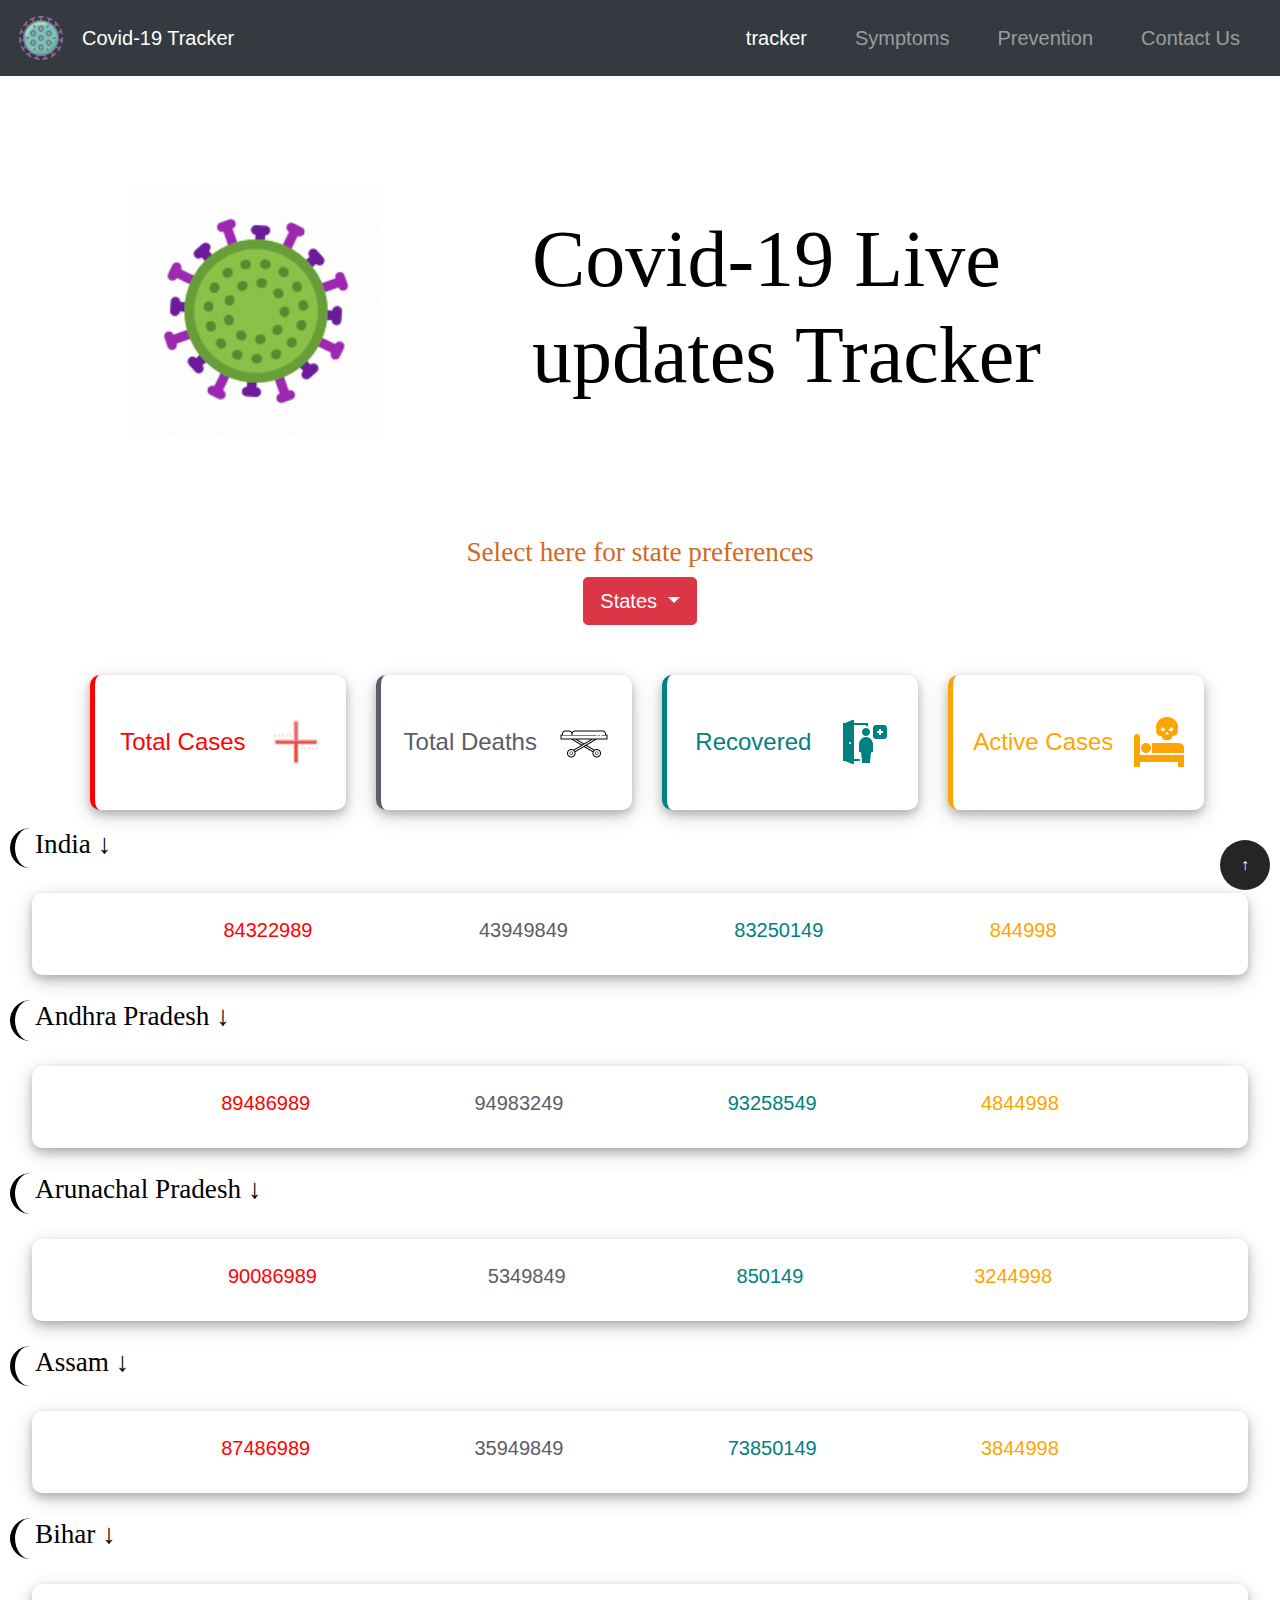
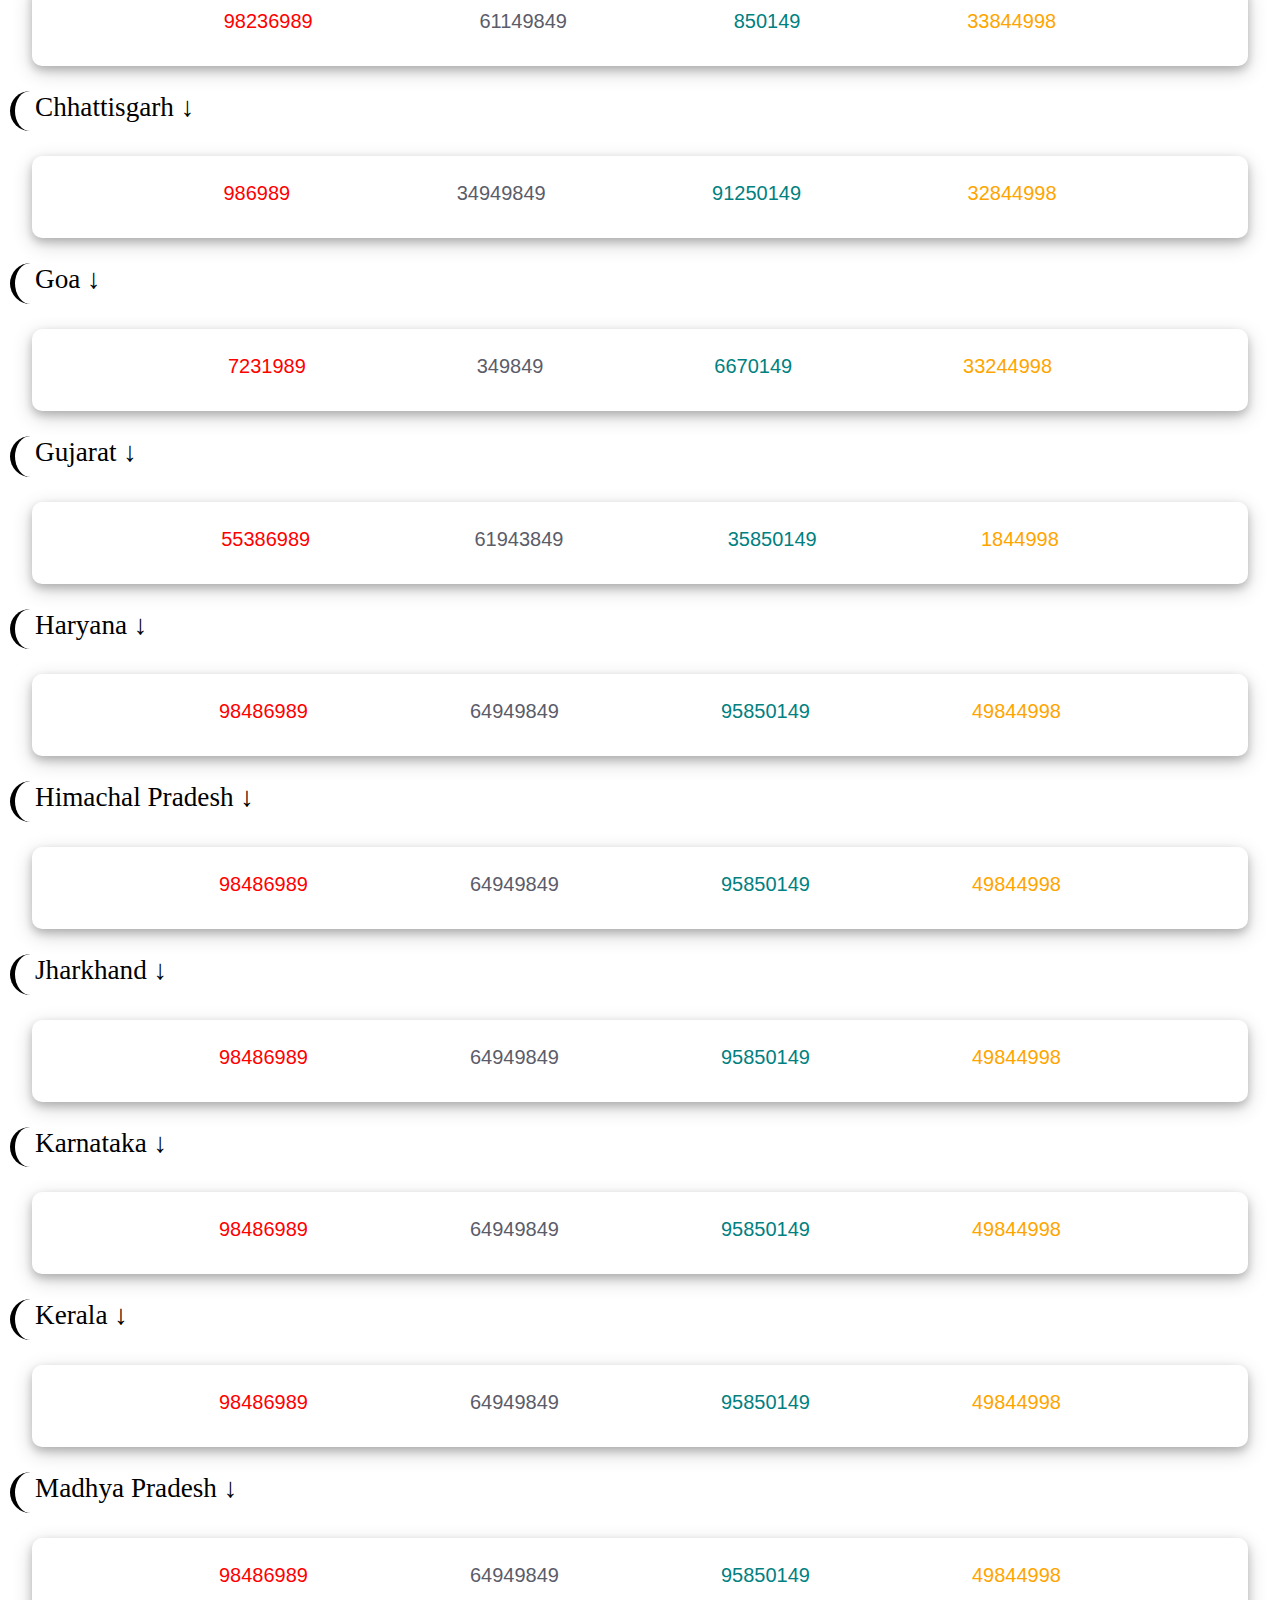
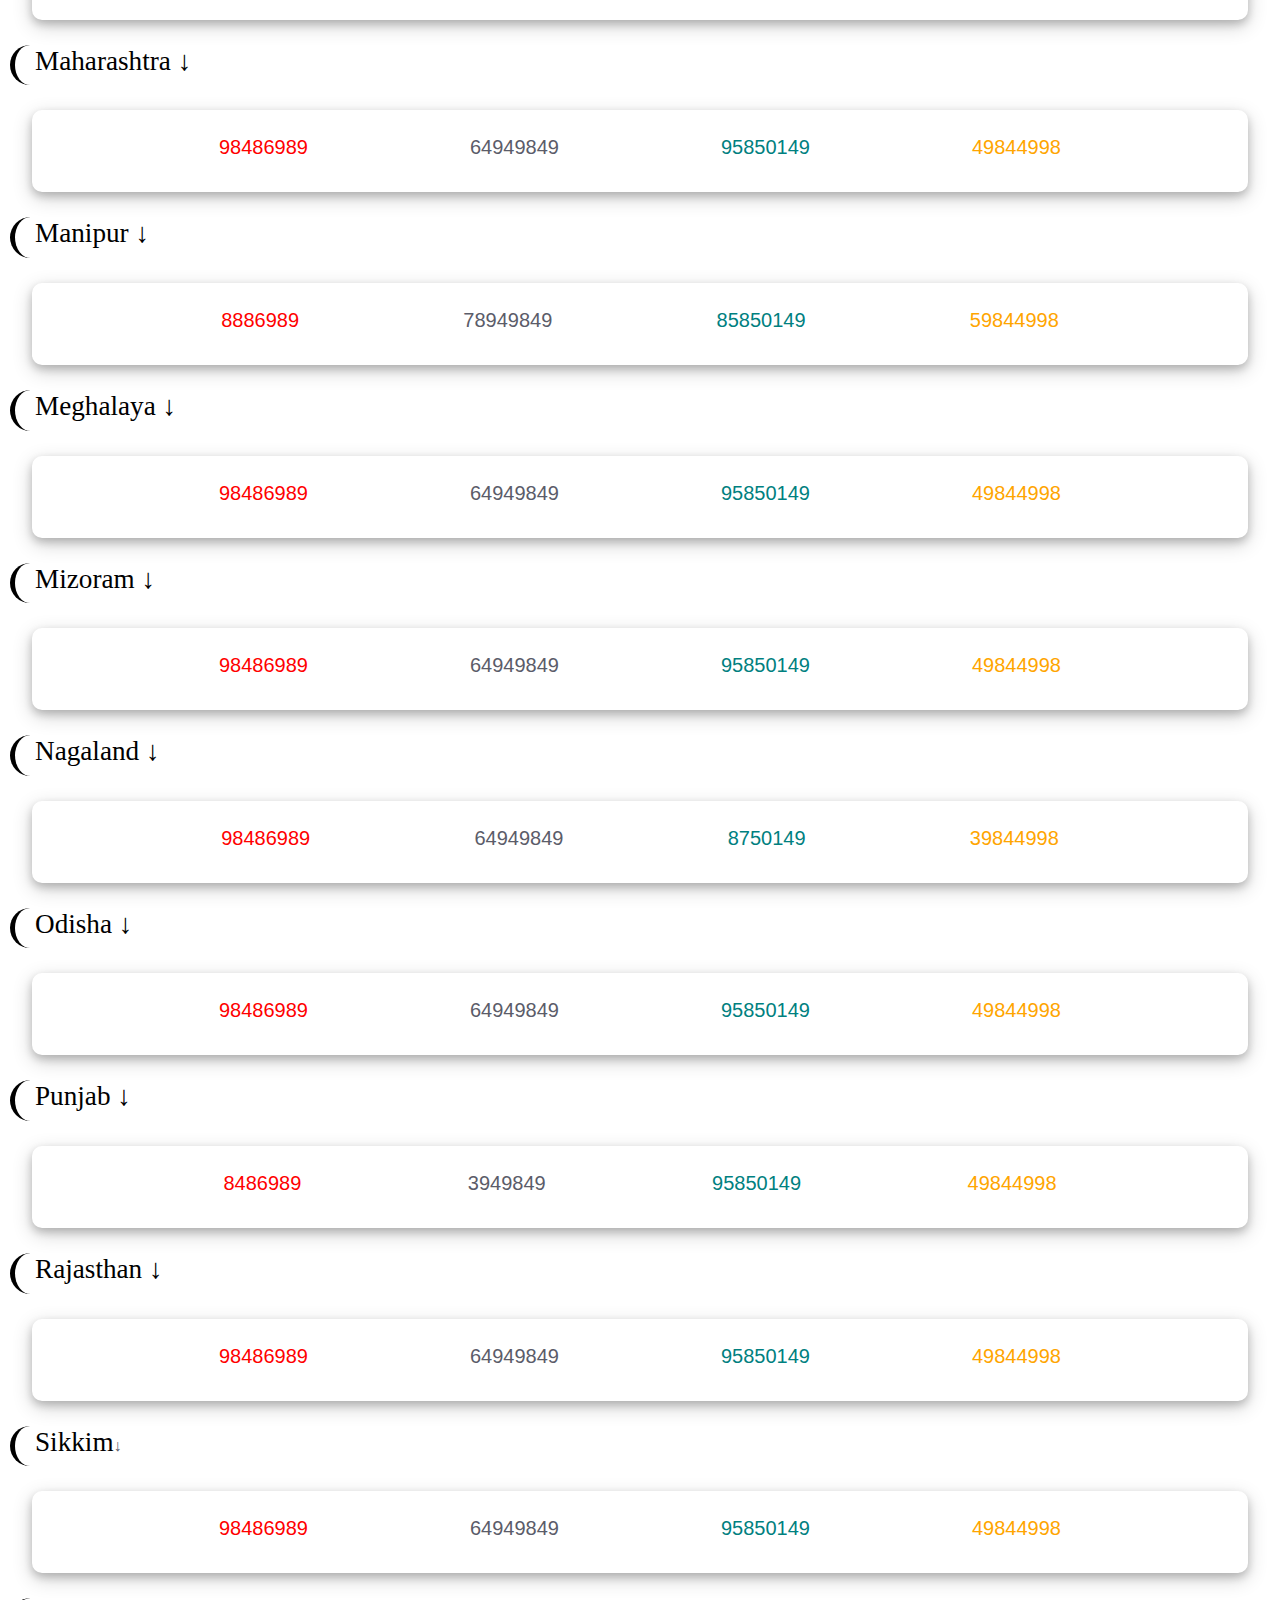
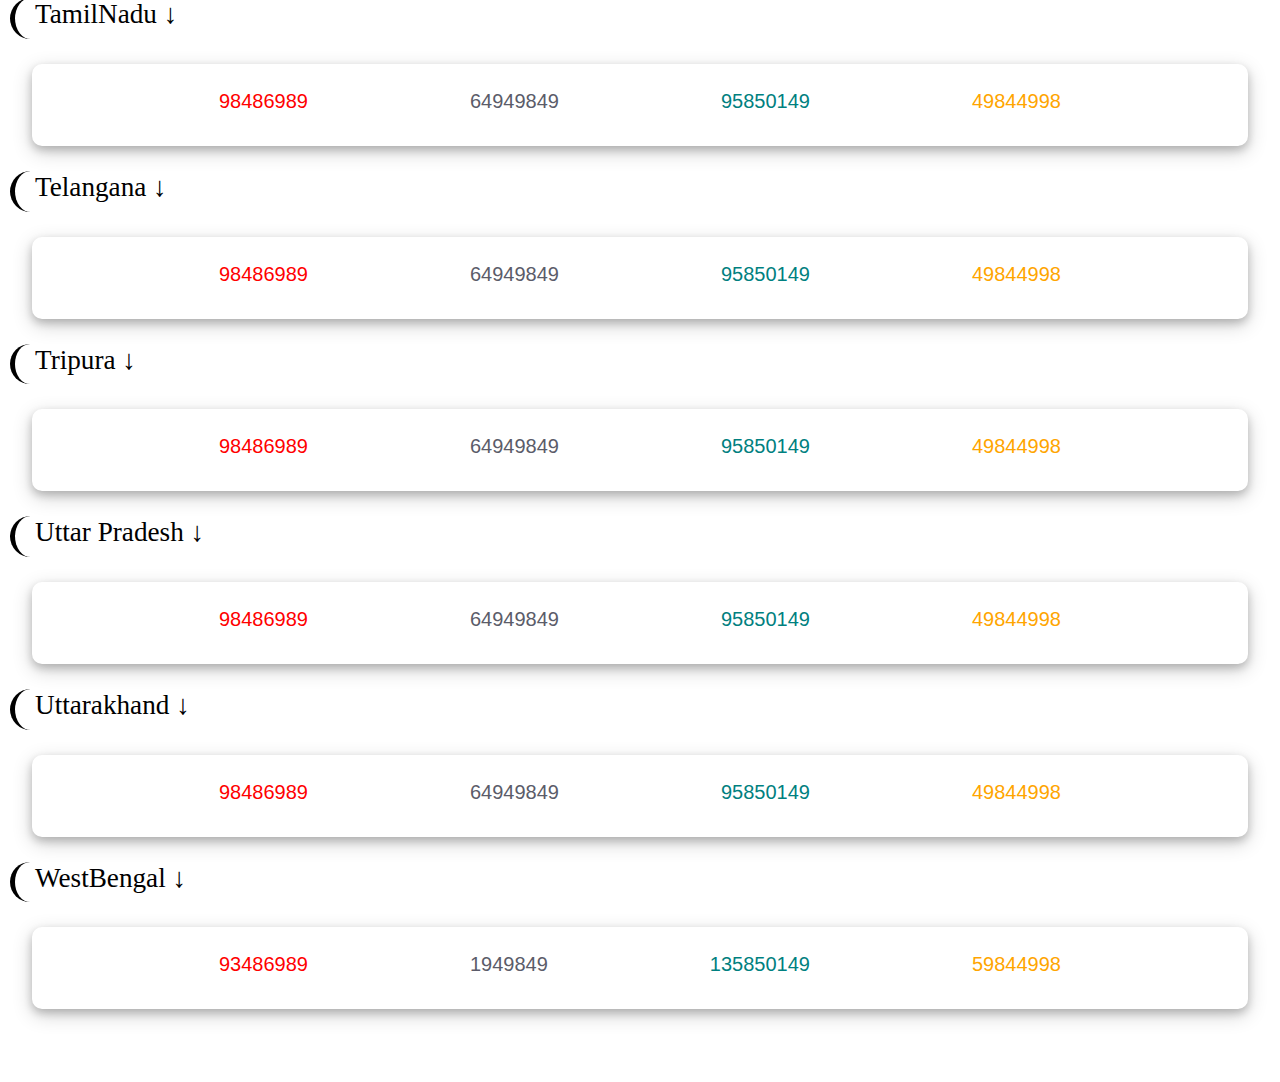
<file: index.html>
<!DOCTYPE html>
<html lang="en">

<head>
    <meta charset="UTF-8" />
    <meta http-equiv="X-UA-Compatible" content="IE=edge" />
    <meta name="viewport" content="width=device-width, initial-scale=1.0" />
    <script src="https://code.jquery.com/jquery-3.2.1.slim.min.js" integrity="sha384-KJ3o2DKtIkvYIK3UENzmM7KCkRr/rE9/Qpg6aAZGJwFDMVNA/GpGFF93hXpG5KkN" crossorigin="anonymous"></script>
    <script src="https://cdnjs.cloudflare.com/ajax/libs/popper.js/1.12.9/umd/popper.min.js" integrity="sha384-ApNbgh9B+Y1QKtv3Rn7W3mgPxhU9K/ScQsAP7hUibX39j7fakFPskvXusvfa0b4Q" crossorigin="anonymous"></script>
    <script src="https://maxcdn.bootstrapcdn.com/bootstrap/4.0.0/js/bootstrap.min.js" integrity="sha384-JZR6Spejh4U02d8jOt6vLEHfe/JQGiRRSQQxSfFWpi1MquVdAyjUar5+76PVCmYl" crossorigin="anonymous"></script>
    <link rel="stylesheet" href="https://maxcdn.bootstrapcdn.com/bootstrap/4.0.0/css/bootstrap.min.css" integrity="sha384-Gn5384xqQ1aoWXA+058RXPxPg6fy4IWvTNh0E263XmFcJlSAwiGgFAW/dAiS6JXm" crossorigin="anonymous">
    <link rel="stylesheet" href="styles.css">
    <link rel="stylesheet" href="media.css">
    <title>Corona | Home</title>
</head>

<body>

    <nav class="navbar navbar-expand-lg navbar-dark bg-dark">
        <a class="navbar-brand" href="#">
            <img src="icons8-coronavirus-64.png" width="50" height="50" alt="">
        </a>
        <a class="navbar-brand" href="aaroygya.html">Covid-19 Tracker</a>
        <button class="navbar-toggler" type="button" data-toggle="collapse" data-target="#navbarSupportedContent" aria-controls="navbarSupportedContent" aria-expanded="false" aria-label="Toggle navigation">
            <span class="navbar-toggler-icon"></span>
        </button>

        <div class="collapse navbar-collapse" id="navbarSupportedContent">
            <ul class="navbar-nav ml-auto">
                <li class="nav-item active px-3">
                    <a class="nav-link" href="index.html" style="font-size: 20px;">tracker <span class="sr-only">(current)</span></a>
                </li>
                <li class="nav-item px-3">
                    <a class="nav-link" href="symptoms.html" style="font-size: 20px;">Symptoms</a>
                </li>
                <li class="nav-item px-3">
                    <a class="nav-link" href="preventions.html" style="font-size: 20px;">Prevention</a>
                </li>
                <li class="nav-item px-3">
                    <a class="nav-link" href="contact.html" style="font-size: 20px;">Contact Us</a>
                </li>
            </ul>
        </div>
    </nav>
    <div class="section">
        <div class="img">
            <img src="icons8-coronavirus.gif" alt="" id="coronaimg">
        </div>
        <div class="heading" id="tagline">
            <h1>
                Covid-19 Live updates Tracker </h1>
        </div>
    </div>
    <h1 id="statshead">Select here for state preferences </h1>
    <div id="drop">
        <div class="btn-group">
            <button type="button" class="btn btn-danger dropdown-toggle btn-lg" data-toggle="dropdown" aria-haspopup="true" aria-expanded="false">
                States
            </button>
            <div class="dropdown-menu">
                <a class="dropdown-item" href="#">Andhra Pradesh</a>
                <a class="dropdown-item" href="#">Arunachal Pradesh</a>
                <a class="dropdown-item" href="#">Assam</a>
                <a class="dropdown-item" href="#h">Bihar</a>
                <a class="dropdown-item" href="#">Chhattisgarh</a>
                <a class="dropdown-item" href="#">Goa</a>
                <a class="dropdown-item" href="#j">Gujarat</a>
                <a class="dropdown-item" href="#">Haryana</a>
                <a class="dropdown-item" href="#">Himachal Pradhesh</a>
                <a class="dropdown-item" href="#">Jharkhand</a>
                <a class="dropdown-item" href="#">Karnataka</a>
                <a class="dropdown-item" href="#">Kerala</a>
                <a class="dropdown-item" href="#">Madhya Pradesh</a>
                <a class="dropdown-item" href="#">Maharashtra</a>
                <a class="dropdown-item" href="#">Manipur</a>
                <a class="dropdown-item" href="#">Meghalaya</a>
                <a class="dropdown-item" href="#">Mizoram</a>
                <a class="dropdown-item" href="#">NagaLand</a>
                <a class="dropdown-item" href="#">Odisha</a>
                <a class="dropdown-item" href="#">Punjab</a>
                <a class="dropdown-item" href="#">Rajasthan</a>
                <a class="dropdown-item" href="#">Sikkim</a>
                <a class="dropdown-item" href="#">Tamil Nadu</a>
                <a class="dropdown-item" href="#">Telangana</a>
                <a class="dropdown-item" href="#">Tripura</a>
                <a class="dropdown-item" href="#">Uttar Pradesh</a>
                <a class="dropdown-item" href="#">Uttarakhand</a>
                <a class="dropdown-item" href="#">WestBengal</a>

                <div class="dropdown-divider"></div>
                <a class="dropdown-item" href="#">Separated link</a>
            </div>
        </div>
    </div>
    <div class="title">
        <ul>
            <li>
                <h4 class="total deathhead">Total Cases
                    <div class="logo">
                        <img src="icons8-plus-math-64.png" class="grave" />
                    </div>
                </h4>
            </li>
            <li>
                <h4 class=" deaths deathhead ">Total Deaths
                    <div class="logo "><img src="icons8-hospital-wheel-bed-100.png" class="grave" /></div>
                </h4>
            </li>
            <li>
                <h4 class="recovered deathhead ">Recovered
                    <div class="logo "><img src="icons8-recovery-100.png" class="grave" /></div>
                </h4>
            </li>
            <li>
                <h4 class="newcases deathhead ">Active Cases
                    <div class="logo ">
                        <img src="icons8-dead-100.png" class="grave">
                    </div>
                </h4>
            </li>
        </ul>
    </div>
    <div class=" statename " id="ind ">
        <h1>India ↓</h1>
    </div>

    <div class="cont ">
        <div class="deathhead ">
            <h5 class="red ">84322989</h5>
        </div>
        <div class="deathhead ">
            <h5 class="gray ">43949849</h5>
        </div>
        <div class="deathhead ">
            <h5 class="teal ">83250149</h5>
        </div>
        <div class="deathhead ">
            <h5 class="orange ">844998</h5>
        </div>
    </div>

    <div class="statename " id="aap ">
        <h1>Andhra Pradesh ↓</h1>
    </div>

    <div class="cont ">
        <div class="deathhead ">
            <h5 class="red ">89486989</h5>
        </div>
        <div class="deathhead ">
            <h5 class="gray ">94983249</h5>
        </div>
        <div class="deathhead ">
            <h5 class="teal ">93258549</h5>
        </div>
        <div class="deathhead ">
            <h5 class="orange ">4844998</h5>
        </div>
    </div>

    <div class="statename " id="AP">
        <h1>Arunachal Pradesh ↓</h1>
    </div>

    <div class="cont ">
        <div class="deathhead ">
            <h5 class="red ">90086989</h5>
        </div>
        <div class="deathhead ">
            <h5 class="gray ">5349849</h5>
        </div>
        <div class="deathhead ">
            <h5 class="teal ">850149</h5>
        </div>
        <div class="deathhead ">
            <h5 class="orange ">3244998</h5>
        </div>
    </div>

    <div class="statename " id="ass ">
        <h1>Assam ↓</h1>
    </div>

    <div class="cont ">
        <div class="deathhead ">
            <h5 class="red ">87486989</h5>
        </div>
        <div class="deathhead ">
            <h5 class="gray ">35949849</h5>
        </div>
        <div class="deathhead ">
            <h5 class="teal ">73850149</h5>
        </div>
        <div class="deathhead ">
            <h5 class="orange ">3844998</h5>
        </div>
    </div>

    <div class="statename " id="bih ">
        <h1>Bihar ↓</h1>
    </div>

    <div class="cont ">
        <div class="deathhead ">
            <h5 class="red ">98236989</h5>
        </div>
        <div class="deathhead ">
            <h5 class="gray ">61149849</h5>
        </div>
        <div class="deathhead ">
            <h5 class="teal ">850149</h5>
        </div>
        <div class="deathhead ">
            <h5 class="orange ">33844998</h5>
        </div>
    </div>

    <div class="statename " id="ch ">
        <h1>Chhattisgarh ↓</h1>
    </div>

    <div class="cont ">
        <div class="deathhead ">
            <h5 class="red ">986989</h5>
        </div>
        <div class="deathhead ">
            <h5 class="gray ">34949849</h5>
        </div>
        <div class="deathhead ">
            <h5 class="teal ">91250149</h5>
        </div>
        <div class="deathhead ">
            <h5 class="orange ">32844998</h5>
        </div>
    </div>

    <div class="statename " id="goa ">
        <h1>Goa ↓</h1>
    </div>

    <div class="cont ">
        <div class="deathhead ">
            <h5 class="red ">7231989</h5>
        </div>
        <div class="deathhead ">
            <h5 class="gray ">349849</h5>
        </div>
        <div class="deathhead ">
            <h5 class="teal ">6670149</h5>
        </div>
        <div class="deathhead ">
            <h5 class="orange ">33244998</h5>
        </div>
    </div>

    <div class="statename " id="gujrat ">
        <h1>Gujarat ↓</h1>
    </div>

    <div class="cont ">
        <div class="deathhead ">
            <h5 class="red ">55386989</h5>
        </div>
        <div class="deathhead ">
            <h5 class="gray ">61943849</h5>
        </div>
        <div class="deathhead ">
            <h5 class="teal ">35850149</h5>
        </div>
        <div class="deathhead ">
            <h5 class="orange ">1844998</h5>
        </div>
    </div>

    <div class="statename " id="har ">
        <h1>Haryana ↓</h1>
    </div>

    <div class="cont ">
        <div class="deathhead ">
            <h5 class="red ">98486989</h5>
        </div>
        <div class="deathhead ">
            <h5 class="gray ">64949849</h5>
        </div>
        <div class="deathhead ">
            <h5 class="teal ">95850149</h5>
        </div>
        <div class="deathhead ">
            <h5 class="orange ">49844998</h5>
        </div>
    </div>

    <div class="statename " id="hp ">
        <h1>Himachal Pradesh ↓</h1>
    </div>

    <div class="cont ">
        <div class="deathhead ">
            <h5 class="red ">98486989</h5>
        </div>
        <div class="deathhead ">
            <h5 class="gray ">64949849</h5>
        </div>
        <div class="deathhead ">
            <h5 class="teal ">95850149</h5>
        </div>
        <div class="deathhead ">
            <h5 class="orange ">49844998</h5>
        </div>
    </div>

    <div class="statename " id="jha ">
        <h1>Jharkhand ↓</h1>
    </div>

    <div class="cont ">
        <div class="deathhead ">
            <h5 class="red ">98486989</h5>
        </div>
        <div class="deathhead ">
            <h5 class="gray ">64949849</h5>
        </div>
        <div class="deathhead ">
            <h5 class="teal ">95850149</h5>
        </div>
        <div class="deathhead ">
            <h5 class="orange ">49844998</h5>
        </div>
    </div>

    <div class="statename " id="ka ">
        <h1>Karnataka ↓</h1>
    </div>

    <div class="cont ">
        <div class="deathhead ">
            <h5 class="red ">98486989</h5>
        </div>
        <div class="deathhead ">
            <h5 class="gray ">64949849</h5>
        </div>
        <div class="deathhead ">
            <h5 class="teal ">95850149</h5>
        </div>
        <div class="deathhead ">
            <h5 class="orange ">49844998</h5>
        </div>
    </div>

    <div class="statename " id="ke ">
        <h1>Kerala ↓</h1>
    </div>

    <div class="cont ">
        <div class="deathhead ">
            <h5 class="red ">98486989</h5>
        </div>
        <div class="deathhead ">
            <h5 class="gray ">64949849</h5>
        </div>
        <div class="deathhead ">
            <h5 class="teal ">95850149</h5>
        </div>
        <div class="deathhead ">
            <h5 class="orange ">49844998</h5>
        </div>
    </div>

    <div class="statename " id="mp ">
        <h1>Madhya Pradesh ↓</h1>
    </div>

    <div class="cont ">
        <div class="deathhead ">
            <h5 class="red ">98486989</h5>
        </div>
        <div class="deathhead ">
            <h5 class="gray ">64949849</h5>
        </div>
        <div class="deathhead ">
            <h5 class="teal ">95850149</h5>
        </div>
        <div class="deathhead ">
            <h5 class="orange ">49844998</h5>
        </div>
    </div>

    <div class="statename " id="ma ">
        <h1>Maharashtra ↓</h1>
    </div>

    <div class="cont ">
        <div class="deathhead ">
            <h5 class="red ">98486989</h5>
        </div>
        <div class="deathhead ">
            <h5 class="gray ">64949849</h5>
        </div>
        <div class="deathhead ">
            <h5 class="teal ">95850149</h5>
        </div>
        <div class="deathhead ">
            <h5 class="orange ">49844998</h5>
        </div>
    </div>

    <div class="statename " id="mn ">
        <h1>Manipur ↓</h1>
    </div>

    <div class="cont ">
        <div class="deathhead ">
            <h5 class="red ">8886989</h5>
        </div>
        <div class="deathhead ">
            <h5 class="gray ">78949849</h5>
        </div>
        <div class="deathhead ">
            <h5 class="teal ">85850149</h5>
        </div>
        <div class="deathhead ">
            <h5 class="orange ">59844998</h5>
        </div>
    </div>

    <div class="statename " id="ml ">
        <h1>Meghalaya ↓</h1>
    </div>

    <div class="cont ">
        <div class="deathhead ">
            <h5 class="red ">98486989</h5>
        </div>
        <div class="deathhead ">
            <h5 class="gray ">64949849</h5>
        </div>
        <div class="deathhead ">
            <h5 class="teal ">95850149</h5>
        </div>
        <div class="deathhead ">
            <h5 class="orange ">49844998</h5>
        </div>
    </div>

    <div class="statename " id="mi ">
        <h1>Mizoram ↓</h1>
    </div>

    <div class="cont ">
        <div class="deathhead ">
            <h5 class="red ">98486989</h5>
        </div>
        <div class="deathhead ">
            <h5 class="gray ">64949849</h5>
        </div>
        <div class="deathhead ">
            <h5 class="teal ">95850149</h5>
        </div>
        <div class="deathhead ">
            <h5 class="orange ">49844998</h5>
        </div>
    </div>

    <div class="statename " id="nl ">
        <h1>Nagaland ↓</h1>
    </div>

    <div class="cont ">
        <div class="deathhead ">
            <h5 class="red ">98486989</h5>
        </div>
        <div class="deathhead ">
            <h5 class="gray ">64949849</h5>
        </div>
        <div class="deathhead ">
            <h5 class="teal ">8750149</h5>
        </div>
        <div class="deathhead ">
            <h5 class="orange ">39844998</h5>
        </div>
    </div>

    <div class="statename " id="od ">
        <h1>Odisha ↓</h1>
    </div>

    <div class="cont ">
        <div class="deathhead ">
            <h5 class="red ">98486989</h5>
        </div>
        <div class="deathhead ">
            <h5 class="gray ">64949849</h5>
        </div>
        <div class="deathhead ">
            <h5 class="teal ">95850149</h5>
        </div>
        <div class="deathhead ">
            <h5 class="orange ">49844998</h5>
        </div>
    </div>

    <div class="statename ">
        <h1>Punjab ↓</h1>
    </div>

    <div class="cont ">
        <div class="deathhead ">
            <h5 class="red ">8486989</h5>
        </div>
        <div class="deathhead ">
            <h5 class="gray ">3949849</h5>
        </div>
        <div class="deathhead ">
            <h5 class="teal ">95850149</h5>
        </div>
        <div class="deathhead ">
            <h5 class="orange ">49844998</h5>
        </div>
    </div>

    <div class="statename " id="raj ">
        <h1>Rajasthan ↓</h1>
    </div>

    <div class="cont ">
        <div class="deathhead ">
            <h5 class="red ">98486989</h5>
        </div>
        <div class="deathhead ">
            <h5 class="gray ">64949849</h5>
        </div>
        <div class="deathhead ">
            <h5 class="teal ">95850149</h5>
        </div>
        <div class="deathhead ">
            <h5 class="orange ">49844998</h5>
        </div>
    </div>

    <div class="statename " id="si ">
        <h1>Sikkim</h1> ↓</h1>
    </div>

    <div class="cont ">
        <div class="deathhead ">
            <h5 class="red ">98486989</h5>
        </div>
        <div class="deathhead ">
            <h5 class="gray ">64949849</h5>
        </div>
        <div class="deathhead ">
            <h5 class="teal ">95850149</h5>
        </div>
        <div class="deathhead ">
            <h5 class="orange ">49844998</h5>
        </div>
    </div>

    <div class="statename ">
        <h1>TamilNadu ↓</h1>
    </div>

    <div class="cont ">
        <div class="deathhead ">
            <h5 class="red ">98486989</h5>
        </div>
        <div class="deathhead ">
            <h5 class="gray ">64949849</h5>
        </div>
        <div class="deathhead ">
            <h5 class="teal ">95850149</h5>
        </div>
        <div class="deathhead ">
            <h5 class="orange ">49844998</h5>
        </div>
    </div>

    <div class="statename " id="tel ">
        <h1>Telangana ↓</h1>
    </div>

    <div class="cont ">
        <div class="deathhead ">
            <h5 class="red ">98486989</h5>
        </div>
        <div class="deathhead ">
            <h5 class="gray ">64949849</h5>
        </div>
        <div class="deathhead ">
            <h5 class="teal ">95850149</h5>
        </div>
        <div class="deathhead ">
            <h5 class="orange ">49844998</h5>
        </div>
    </div>

    <div class="statename ">
        <h1>Tripura ↓</h1>
    </div>

    <div class="cont ">
        <div class="deathhead ">
            <h5 class="red ">98486989</h5>
        </div>
        <div class="deathhead ">
            <h5 class="gray ">64949849</h5>
        </div>
        <div class="deathhead ">
            <h5 class="teal ">95850149</h5>
        </div>
        <div class="deathhead ">
            <h5 class="orange ">49844998</h5>
        </div>
    </div>

    <div class="statename ">
        <h1>Uttar Pradesh ↓</h1>
    </div>

    <div class="cont ">
        <div class="deathhead ">
            <h5 class="red ">98486989</h5>
        </div>
        <div class="deathhead ">
            <h5 class="gray ">64949849</h5>
        </div>
        <div class="deathhead ">
            <h5 class="teal ">95850149</h5>
        </div>
        <div class="deathhead ">
            <h5 class="orange ">49844998</h5>
        </div>
    </div>

    <div class="statename " >
        <h1>Uttarakhand ↓</h1>
    </div>

    <div class="cont ">
        <div class="deathhead ">
            <h5 class="red ">98486989</h5>
        </div>
        <div class="deathhead ">
            <h5 class="gray ">64949849</h5>
        </div>
        <div class="deathhead ">
            <h5 class="teal ">95850149</h5>
        </div>
        <div class="deathhead ">
            <h5 class="orange ">49844998</h5>
        </div>
    </div>

    <div class="statename " >
        <h1>WestBengal ↓</h1>
    </div>

    <div class="cont ">
        <div class="deathhead ">
            <h5 class="red ">93486989</h5>
        </div>
        <div class="deathhead ">
            <h5 class="gray ">1949849</h5>
        </div>
        <div class="deathhead ">
            <h5 class="teal ">135850149</h5>
        </div>
        <div class="deathhead ">
            <h5 class="orange ">59844998</h5>
        </div>
    </div>
    <br>
    <br>
    <a href="#"><button id="back-to-home">↑</button></a>



</body>

</html>
</file>
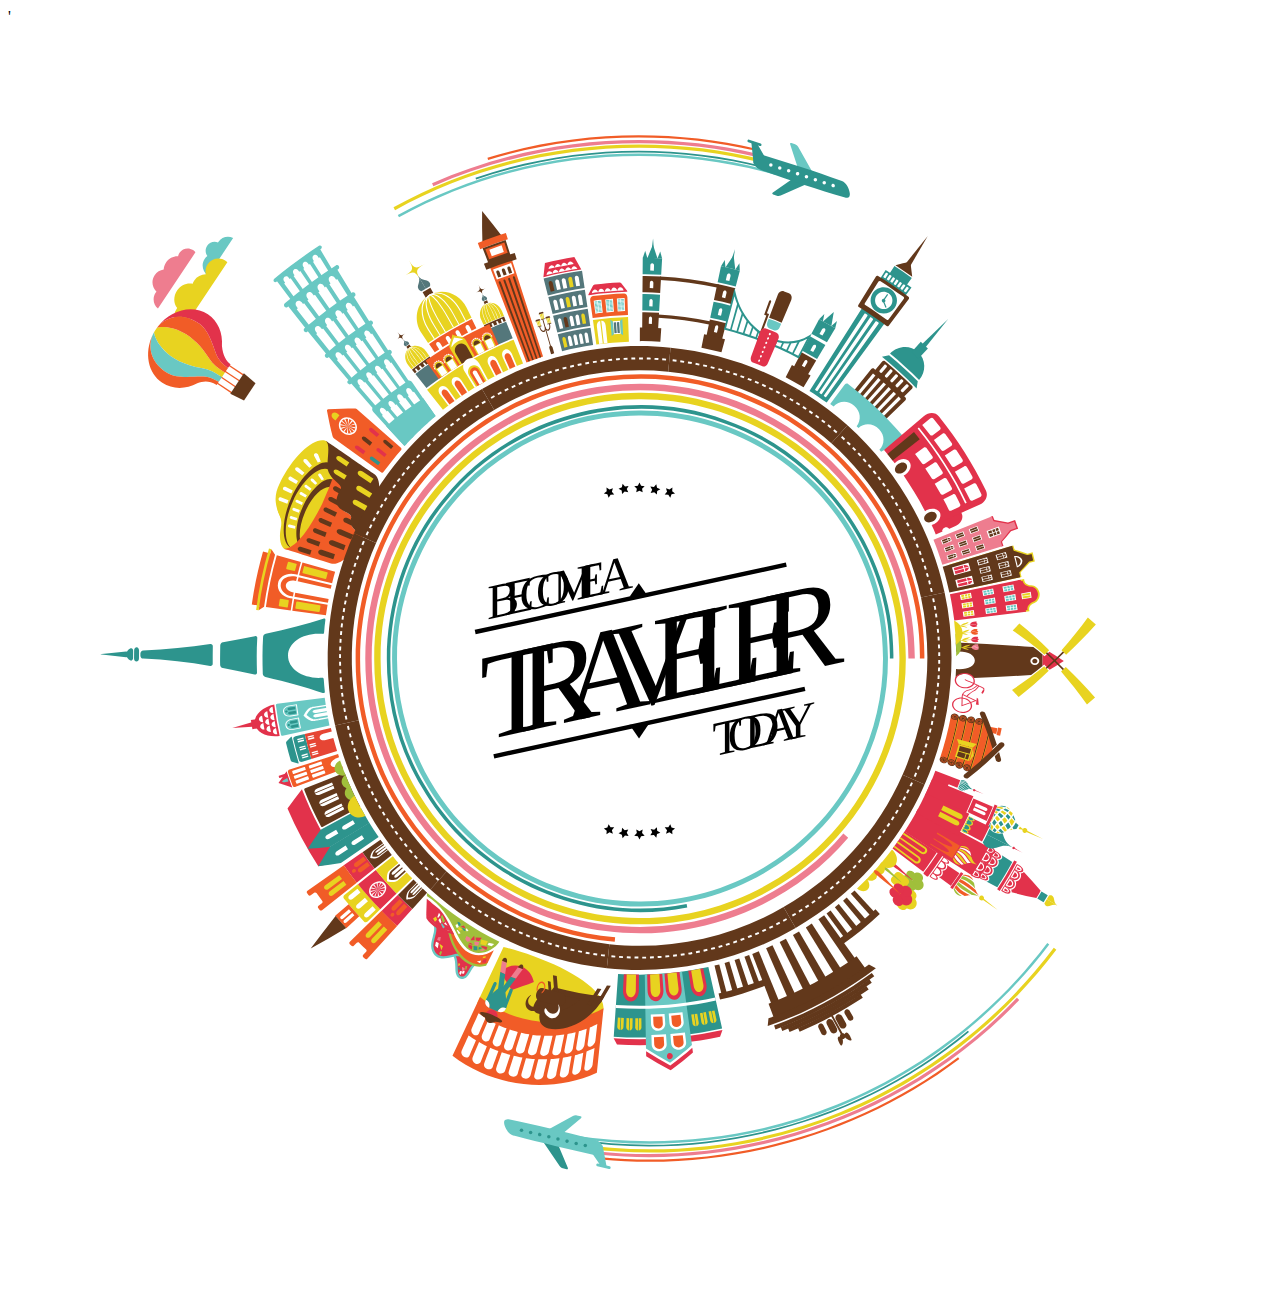
<file: animation.html>
<!DOCTYPE html>
<html lang="en">

<head>
    <meta charset="UTF-8">
    <meta http-equiv="X-UA-Compatible" content="IE=edge">
    <meta name="viewport" content="width=device-width, initial-scale=1.0">
    <title>Document</title>'
    <link href="animation.scss">
</head>

<body>
    <?xml version=" 1.0 " encoding="utf-8 "?>
    <!-- Generator: Adobe Illustrator 16.2.1, SVG Export Plug-In . SVG Version: 6.00 Build 0)  -->
    <!DOCTYPE svg PUBLIC "-//W3C//DTD SVG 1.1//EN " "http://www.w3.org/Graphics/SVG/1.1/DTD/svg11.dtd ">
    <svg version="1.1 " id="Layer_1 " xmlns="http://www.w3.org/2000/svg " xmlns:xlink="http://www.w3.org/1999/xlink " x="0px " y="0px " viewBox="0 0 400 400 " enable-background="new 0 0 400 400 " xml:space="preserve ">
      <g id="jjperezaguinaga ">
        <g id="countryObjects ">
          <path fill="#F15C27 " d="M124.467,134.068c-2.028,2.304-3.916,4.723-5.74,7.187c-0.104,0.155-0.359,0.16-0.568,0.012l-14.95-10.734 c-0.208-0.149-0.431-0.462-0.492-0.699c-0.699-2.659-1.231-5.311-1.771-8.085c-0.046-0.243,0.114-0.458,0.359-0.476
        c2.819-0.201,5.698-0.233,8.443-0.247c0.239,0,0.59,0.138,0.781,0.308l13.809,12.168 C124.531,133.671,124.588,133.925,124.467,134.068z " />
          <polygon fill="#FFFFFF " points="109.465,128.355 107.582,126.629 109.685,128.071 " />
          <polygon fill="#FFFFFF " points="109.95,127.335 107.582,126.629 109.983,126.959 " />
          <path fill="#FFFFFF " d="M109.84,126.14c-0.774,0.136-1.513,0.311-2.258,0.489l2.092-0.86L109.84,126.14z " />
          <path fill="#FFFFFF " d="M109.129,125.058l-1.547,1.571c0.38-0.634,0.787-1.249,1.219-1.843L109.129,125.058z " />
          <path fill="#FFFFFF " d="M107.994,124.383c-0.166,0.732-0.298,1.487-0.412,2.246c-0.016-0.782-0.027-1.573,0.005-2.34 L107.994,124.383z " />
          <polygon fill="#FFFFFF " points="106.726,124.312 107.582,126.629 106.356,124.43 " />
          <polygon fill="#FFFFFF " points="105.703,124.895 107.582,126.629 105.475,125.193 " />
          <polygon fill="#FFFFFF " points="105.189,125.95 107.582,126.629 105.159,126.337 " />
          <polygon fill="#FFFFFF " points="105.323,127.175 107.582,126.629 105.502,127.547 " />
          <polygon fill="#FFFFFF " points="106.073,128.24 107.582,126.629 106.412,128.5 " />
          <polygon fill="#FFFFFF " points="107.229,128.873 107.582,126.629 107.632,128.954 " />
          <polygon fill="#FFFFFF " points="108.472,128.915 107.582,126.629 108.83,128.797 " />
          <path fill="#FFFFFF " d="M105.982,128.708c1.341,1.008,3.124,0.926,3.979-0.188c0.83-1.134,0.584-2.828-0.718-3.921 c-1.27-1.063-3.153-1.063-4.039,0.14C104.294,125.922,104.642,127.698,105.982,128.708z M106.258,128.35 c-1.105-0.844-1.393-2.31-0.646-3.286c0.733-0.989,2.273-1.002,3.336-0.122c1.074,0.896,1.294,2.308,0.603,3.251
        C108.838,129.121,107.366,129.189,106.258,128.35z " />
          <path fill="#E2324B " d="M110.884,132.913c-0.336-0.255-0.778-0.236-0.989,0.036c-0.212,0.272-0.109,0.695,0.229,0.944l2.261,1.664 l0.741-0.955L110.884,132.913z " />
          <path fill="#62381B " d="M113.064,130.075c-0.327-0.264-0.762-0.255-0.971,0.02c-0.21,0.273-0.113,0.707,0.218,0.965l2.205,1.735 l0.734-0.96L113.064,130.075z " />
          <path fill="#E2324B " d="M115.377,127.342c-0.318-0.273-0.757-0.282-0.981-0.02c-0.224,0.264-0.146,0.695,0.176,0.965l2.147,1.807 l0.785-0.922L115.377,127.342z " />
          <path fill="#2D948D " d="M115.571,136.443c-0.335-0.253-0.77-0.248-0.971,0.01c-0.201,0.259-0.089,0.67,0.25,0.92l2.26,1.663 l0.702-0.902L115.571,136.443z " />
          <path fill="#E2324B " d="M117.635,133.756c-0.327-0.264-0.753-0.267-0.951-0.006c-0.199,0.26-0.092,0.681,0.238,0.94l2.205,1.736 l0.693-0.908L117.635,133.756z " />
          <path fill="#62381B " d="M119.826,131.17c-0.318-0.273-0.748-0.294-0.96-0.045c-0.213,0.249-0.124,0.669,0.198,0.94l2.147,1.806 l0.741-0.87L119.826,131.17z " />
          <path fill="#E8D320 " d="M104.14,122.559c-0.496-0.403-1.187-0.355-1.542,0.106s-0.235,1.156,0.27,1.547l0.763,0.596l1.261-1.642 L104.14,122.559z " />
          <path fill="#E8D320 " d="M106.461,275.036c-0.349,0.277-0.433,0.754-0.188,1.066c2.043,2.535,4.219,4.961,6.444,7.338 c0.278,0.279,0.764,0.256,1.084-0.055l4.005-3.871c-2.444-2.554-4.806-5.189-6.999-7.963L106.461,275.036z " />
          <path fill="#E2324B " d="M110.794,271.563c2.193,2.774,4.557,5.41,7.001,7.961l5.168-4.996c-2.289-2.391-4.504-4.859-6.56-7.459 L110.794,271.563z " />
          <path fill="#E2324B " d="M106.249,265.622c1.323,1.861,2.651,3.722,4.097,5.492l5.635-4.465c-1.355-1.656-2.597-3.404-3.841-5.146 L106.249,265.622z " />
          <path fill="#F15C27 " d="M94.775,273.646c-0.244,0.172-0.312,0.498-0.153,0.729l0.438,0.625c0.168,0.228,0.499,0.269,0.74,0.095 l1.094-0.787c0.241-0.174,0.57-0.136,0.734,0.086l1.831,2.479c0.16,0.226,0.114,0.543-0.123,0.726l-1.068,0.821 c-0.236,0.183-0.285,0.509-0.108,0.728l0.475,0.6c0.176,0.222,0.506,0.248,0.74,0.062l10.986-8.703
        c-1.443-1.771-2.771-3.633-4.097-5.49L94.775,273.646z " />
          <path fill="#F15C27 " d="M103.539,281.53c1.147,1.35,2.296,2.699,3.517,3.986l4.103-3.771c-1.167-1.227-2.265-2.518-3.361-3.809 L103.539,281.53z " />
          <path fill="#62381B " d="M107.03,285.444c-3.688,2.236-7.458,4.43-11.241,6.52c2.566-3.51,5.191-6.954,7.873-10.336 C104.76,282.923,105.861,284.214,107.03,285.444z " />
          <polygon fill="#FFFFFF " points="118.952,271.771 116.99,273.282 118.739,271.521 " />
          <polygon fill="#FFFFFF " points="118.13,271.157 116.99,273.282 117.789,271.077 " />
          <polygon fill="#FFFFFF " points="116.993,271.104 116.99,273.282 116.614,271.21 " />
          <polygon fill="#FFFFFF " points="115.846,271.622 116.99,273.282 115.531,271.892 " />
          <polygon fill="#FFFFFF " points="115.003,272.583 116.99,273.282 114.842,272.946 " />
          <polygon fill="#FFFFFF " points="114.703,273.739 116.99,273.282 114.739,274.101 " />
          <polygon fill="#FFFFFF " points="115.024,274.788 116.99,273.282 115.246,275.048 " />
          <polygon fill="#FFFFFF " points="115.889,275.419 116.99,273.282 116.243,275.497 " />
          <polygon fill="#FFFFFF " points="117.052,275.454 116.99,273.282 117.432,275.339 " />
          <polygon fill="#FFFFFF " points="118.186,274.903 116.99,273.282 118.492,274.624 " />
          <polygon fill="#FFFFFF " points="118.995,273.915 116.99,273.282 119.147,273.552 " />
          <polygon fill="#FFFFFF " points="119.272,272.769 116.99,273.282 119.233,272.423 " />
          <path fill="#FFFFFF " d="M118.603,275.048c1.199-1.112,1.449-2.76,0.603-3.719c-0.83-0.975-2.519-0.912-3.769,0.133 c-1.25,1.048-1.543,2.734-0.66,3.771C115.679,276.253,117.412,276.153,118.603,275.048z M118.323,274.745 c-0.989,0.908-2.424,0.996-3.165,0.154c-0.727-0.857-0.483-2.25,0.546-3.123c1.03-0.871,2.427-0.922,3.118-0.111
        C119.524,272.469,119.32,273.825,118.323,274.745z " />
          <path fill="#E8D320 " d="M101.849,273.831c-0.39,0.293-0.494,0.816-0.231,1.172c0.258,0.361,0.802,0.392,1.186,0.097l4.284-3.31 l-0.912-1.209L101.849,273.831z " />
          <path fill="#E8D320 " d="M100.407,271.882c-0.396,0.283-0.504,0.802-0.241,1.156c0.263,0.355,0.792,0.408,1.184,0.117l4.35-3.221 l-0.902-1.22L100.407,271.882z " />
          <path fill="#FFFFFF " d="M106.376,282.931c-0.23,0.203-0.263,0.549-0.061,0.764c0.201,0.217,0.546,0.227,0.774,0.02l2.529-2.274 l-0.695-0.764L106.376,282.931z " />
          <path fill="#FFFFFF " d="M105.322,281.696c-0.232,0.199-0.266,0.543-0.073,0.768c0.191,0.226,0.532,0.242,0.764,0.041l2.558-2.243 l-0.671-0.787L105.322,281.696z " />
          <path fill="#FFFFFF " d="M112.992,280.753c-0.357,0.332-0.413,0.853-0.124,1.168c0.289,0.314,0.808,0.298,1.16-0.039l2.358-2.243 l-1.008-1.099L112.992,280.753z " />
          <path fill="#FFFFFF " d="M110.485,277.969c-0.367,0.317-0.44,0.84-0.164,1.165c0.273,0.328,0.808,0.314,1.169-0.01l2.428-2.166 l-0.979-1.127L110.485,277.969z " />
          <path fill="#FFFFFF " d="M108.065,275.104c-0.376,0.309-0.472,0.832-0.199,1.158c0.278,0.325,0.806,0.336,1.18,0.021l2.494-2.088 l-0.952-1.15L108.065,275.104z " />
          <path fill="#62381B " d="M121.234,267.339l-0.083,0.072l0.007,0.006l-0.288,0.41c-0.441,0.892-0.27,2.26-0.27,2.262 c-0.01,0.011,1.33,0.349,2.273,0.019l0.443-0.236l0.008,0.008l0.079-0.071l0.747-0.681l1.736-1.58l-0.336-0.362l-2.271,2.047 c-0.35,0.313-0.776,0.418-0.953,0.227c-0.181-0.188-0.031-0.602,0.323-0.916l2.29-2.024l-0.224-0.267l-2.297,2.021
        c-0.354,0.311-0.777,0.404-0.947,0.205c-0.168-0.197-0.015-0.607,0.342-0.916l2.314-1.998l-0.343-0.402l-1.829,1.562 L121.234,267.339z " />
          <path fill="#E8D320 " d="M127.929,269.729c-0.619-0.597-1.168-1.26-1.76-1.885l-2.82,2.59l-0.093,0.086l-0.007-0.008 c-1.025,0.789-3.277,0.161-3.263,0.141c-0.003-0.004-0.368-2.297,0.548-3.217l-0.008-0.011l0.097-0.079l2.92-2.476 c-0.608-0.686-1.188-1.396-1.749-2.123l-5.399,4.326c2.056,2.604,4.271,5.07,6.561,7.463L127.929,269.729z " />
          <path fill="#62381B " d="M116.292,260.702l-0.082,0.06l0.004,0.006l-0.318,0.334c-0.537,0.711-0.653,1.739-0.653,1.739 s1.018,0.191,1.854-0.116l0.412-0.205l0.003,0.006l0.08-0.062l0.753-0.567l1.744-1.32l-0.195-0.266l-2.276,1.711 c-0.354,0.266-0.723,0.367-0.825,0.229c-0.104-0.139,0.101-0.465,0.456-0.727l2.289-1.699l-0.139-0.188l-2.292,1.692
        c-0.354,0.262-0.726,0.363-0.829,0.224c-0.103-0.14,0.104-0.462,0.458-0.724l2.305-1.678l-0.211-0.285l-1.814,1.314 L116.292,260.702z " />
          <path fill="#62381B " d="M112.188,261.472c1.243,1.737,2.484,3.483,3.839,5.143l5.424-4.299l-1.199-1.521l-2.84,2.16l-0.094,0.072 l-0.005-0.008c-1.006,0.674-2.688,0.297-2.689,0.295c-0.001-0.002,0.132-1.726,1.068-2.49l-0.005-0.008l0.096-0.068l2.896-2.086
        l-0.82-1.158L112.188,261.472z " />
          <path fill="#F15C27 " d="M111.109,266.483c-0.391,0.291-0.515,0.787-0.278,1.109c0.237,0.321,0.74,0.344,1.13,0.045l2.581-1.98 l-0.825-1.123L111.109,266.483z " />
          <path fill="#F15C27 " d="M109.871,264.81c-0.396,0.283-0.523,0.772-0.286,1.094c0.237,0.322,0.749,0.35,1.14,0.059l2.619-1.934 l-0.828-1.119L109.871,264.81z " />
          <path fill="#F15C27 " d="M109.154,266.923c0.301-0.221,0.69-0.198,0.872,0.048c0.183,0.245,0.087,0.627-0.21,0.85 c-0.298,0.225-0.688,0.203-0.871-0.047C108.76,267.524,108.854,267.144,109.154,266.923z " />
          <path fill="#E2324B " d="M118.194,280.028c1.581,1.65,3.253,3.201,4.918,4.762l4.829-5.326c-1.558-1.463-3.126-2.916-4.605-4.461 L118.194,280.028z " />
          <path fill="#F15C27 " d="M108.184,289.817c-0.213,0.207-0.225,0.539-0.026,0.74l0.537,0.541c0.197,0.198,0.528,0.19,0.738-0.021 l0.95-0.955c0.211-0.211,0.538-0.223,0.73-0.026c0.709,0.743,1.484,1.42,2.226,2.131c0.201,0.188,0.199,0.518-0.004,0.735
        l-0.919,0.984c-0.203,0.219-0.201,0.553,0.004,0.744l0.556,0.522c0.205,0.191,0.533,0.168,0.733-0.051l9.416-10.387 c-1.665-1.56-3.337-3.111-4.917-4.76L108.184,289.817z " />
          <path fill="#E8D320 " d="M115.188,288.845c-0.336,0.354-0.349,0.883-0.026,1.186c0.321,0.303,0.852,0.258,1.184-0.1l3.686-3.961 l-1.104-1.037L115.188,288.845z " />
          <path fill="#E8D320 " d="M113.452,287.155c-0.345,0.346-0.371,0.879-0.061,1.193c0.306,0.317,0.85,0.272,1.186-0.076l3.764-3.89 l-1.075-1.067L113.452,287.155z " />
          <path fill="#62381B " d="M127.295,273.536l-0.071,0.072l0.004,0.004l-0.261,0.383c-0.422,0.797-0.377,1.838-0.37,1.83 c0.001,0,1.045,0.012,1.823-0.432l0.373-0.273l0.005,0.004l0.069-0.071l0.649-0.685l1.505-1.588l-0.241-0.225l-1.967,2.061 c-0.304,0.318-0.653,0.482-0.779,0.365s0.02-0.472,0.326-0.787l1.98-2.051l-0.169-0.156l-1.984,2.045
        c-0.306,0.314-0.664,0.482-0.782,0.357c-0.121-0.125,0.031-0.479,0.342-0.795l1.997-2.033l-0.247-0.25l-1.575,1.594 L127.295,273.536z " />
          <path fill="#62381B " d="M123.377,274.964c1.479,1.541,3.046,2.994,4.604,4.457l4.647-5.125l-1.407-1.327l-2.449,2.598l-0.08,0.084 l-0.006-0.006c-0.883,0.832-2.621,0.756-2.624,0.754c-0.014,0.008-0.138-1.734,0.664-2.646l-0.005-0.004l0.082-0.084l2.517-2.531
        l-0.995-1.006L123.377,274.964z " />
          <path fill="#F15C27 " d="M123.12,280.089c-0.338,0.353-0.376,0.857-0.084,1.13c0.291,0.272,0.796,0.206,1.128-0.15l2.224-2.375 l-1.014-0.951L123.12,280.089z " />
          <path fill="#F15C27 " d="M121.637,278.63c-0.343,0.347-0.396,0.855-0.116,1.142c0.279,0.285,0.784,0.229,1.126-0.123l2.269-2.336 l-0.979-0.986L121.637,278.63z " />
          <path fill="#F15C27 " d="M121.253,280.854c0.259-0.267,0.651-0.314,0.874-0.105s0.194,0.597-0.062,0.865 c-0.257,0.271-0.646,0.316-0.874,0.105C120.965,281.51,120.992,281.122,121.253,280.854z " />
          <path fill="#2D948D " d="M41.903,198.584l-0.006,0.608c-0.005,0.535,0.365,0.984,0.825,1.005 c7.396,0.355,14.521,1.205,21.257,2.297c0.456,0.076,0.816-0.233,0.806-0.688c-0.041-1.834,0.022-3.669,0.031-5.503 c0.002-0.458-0.336-0.771-0.798-0.703c-6.737,0.995-13.85,1.744-21.267,1.99C42.29,197.606,41.909,198.048,41.903,198.584z " />
          <path fill="#2D948D " d="M99.486,192.356l0.25,0.026c0.139,0.016,0.274-0.242,0.304-0.58c0.098-1.289,0.216-2.576,0.396-3.856 c0.042-0.335-0.256-0.5-0.666-0.372c-5.291,1.642-11.348,3.272-18.204,4.779c-0.442,0.096-0.815,0.502-0.835,0.903 c-0.257,3.937-0.219,7.881-0.1,11.82c0.015,0.404,0.404,0.812,0.846,0.918c6.792,1.611,12.883,3.322,18.113,5.045
        c0.406,0.136,0.708-0.026,0.676-0.362c-0.112-1.287-0.289-2.57-0.338-3.863c-0.021-0.336-0.149-0.599-0.288-0.586l-0.251,0.024 c-5.836,0.439-10.819-2.705-10.773-7.025C88.631,194.903,93.665,191.833,99.486,192.356z " />
          <path fill="#2D948D " d="M67.169,195.928c-0.018,2.095-0.098,4.189-0.031,6.285c0.011,0.449,0.388,0.877,0.842,0.957 c3.48,0.636,6.827,1.324,10.03,2.043c0.446,0.099,0.794-0.151,0.785-0.559c-0.105-3.666-0.148-7.337,0.09-11 c0.019-0.408-0.325-0.662-0.772-0.57c-3.222,0.672-6.584,1.314-10.079,1.896C67.578,195.055,67.191,195.478,67.169,195.928z " />
          <path fill="#2D948D " d="M41.474,197.614l-0.027,2.545c-0.005,0.533-0.355,0.971-0.785,0.976c-0.431,0.004-0.775-0.435-0.771-0.976 l0.027-2.569c0.007-0.542,0.36-0.974,0.791-0.963C41.137,196.637,41.48,197.079,41.474,197.614z " />
          <path fill="#2D948D " d="M38.765,200.782c0.427,0.197,0.811-0.207,0.814-0.75l0.024-2.321c0.006-0.542-0.368-0.954-0.799-0.764 c-0.795,0.353-1.344,1.07-1.353,1.909C37.444,199.696,37.977,200.421,38.765,200.782z " />
          <path fill="#2D948D " d="M37.364,199.745l-7.718-0.854c-0.46-0.055-0.459-0.136,0.002-0.182l7.735-0.743 c0.46-0.042,0.829,0.358,0.823,0.895C38.2,199.396,37.824,199.794,37.364,199.745z " />
          <path fill="#F15C27 " d="M80.706,166.266c-1.572,5.52-2.765,11.145-3.562,16.823l3.004,0.417c0.777-5.539,1.94-11.024,3.475-16.411 L80.706,166.266z " />
          <path fill="#F15C27 " d="M89.963,185.023l10.649,1.465c0.145-1.125,0.36-2.242,0.528-3.366l-10.594-1.83 C90.359,182.537,90.124,183.774,89.963,185.023z " />
          <path fill="#F15C27 " d="M92.115,173.806l10.443,2.554c0.267-1.228,0.624-2.433,0.963-3.644l-10.34-2.94 C92.805,171.115,92.413,172.45,92.115,173.806z " />
          <polygon fill="#F15C27 " points="90.652,180.642 101.234,182.534 101.467,181.352 90.907,179.333 " />
          <polygon fill="#F15C27 " points="91.647,175.745 102.135,178.113 102.418,176.942 91.961,174.449 " />
          <path fill="#F15C27 " d="M85.068,167.467c-1.533,5.386-2.692,10.869-3.46,16.405l7.864,1.082c0.161-1.253,0.398-2.496,0.587-3.746 l-0.73-0.127c-2.584-0.428-4.335-2.561-3.879-4.756c0.423-2.201,2.966-3.439,5.463-2.812l0.72,0.176 c0.3-1.361,0.692-2.704,1.072-4.048L85.068,167.467z " />
          <path fill="#F15C27 " d="M91.083,174.239c-2.15-0.521-4.405,0.419-4.752,2.271c-0.354,1.848,1.207,3.586,3.433,3.974l0.4,0.072 l0.257-1.314l-0.399-0.077c-0.694-0.132-1.271-0.466-1.645-0.894c-0.373-0.428-0.537-0.933-0.438-1.427 c0.101-0.496,0.442-0.894,0.951-1.136c0.521-0.239,1.189-0.315,1.878-0.159l0.397,0.089l0.313-1.303L91.083,174.239z " />
          <path fill="#F15C27 " d="M83.365,165.575c-1.87,6.332-3.229,12.807-4.052,19.348l1.722-1.128 c0.771-5.563,1.936-11.075,3.477-16.484L83.365,165.575z " />
          <path fill="#E8D320 " d="M82.592,165.367c-1.879,6.364-3.243,12.87-4.072,19.444l0.809,0.103 c0.822-6.531,2.179-12.994,4.045-19.315L82.592,165.367z " />
          <path fill="#E8D320 " d="M88.863,181.877l-0.316,1.951c-0.02,0.111-0.144,0.186-0.279,0.165l-2.375-0.343 c-0.134-0.021-0.229-0.128-0.21-0.243l0.325-2c0.018-0.115,0.143-0.19,0.276-0.167l2.366,0.396 C88.786,181.657,88.88,181.766,88.863,181.877z " />
          <path fill="#E8D320 " d="M98.899,183.531l-0.29,1.773c-0.017,0.101-0.14,0.168-0.274,0.146l-7.203-1.044 c-0.136-0.019-0.231-0.123-0.213-0.232l0.311-1.908c0.019-0.109,0.142-0.179,0.276-0.156l7.178,1.197 C98.819,183.329,98.916,183.43,98.899,183.531z " />
          <path fill="#E8D320 " d="M91.367,170.427c-0.171,0.637-0.379,1.265-0.518,1.909c-0.025,0.11-0.155,0.172-0.288,0.14l-2.326-0.589 c-0.131-0.033-0.217-0.152-0.189-0.265c0.143-0.663,0.354-1.306,0.53-1.96c0.03-0.113,0.162-0.173,0.294-0.136l2.312,0.636
        C91.315,170.199,91.397,170.318,91.367,170.427z " />
          <path fill="#E8D320 " d="M101.178,173.113c-0.154,0.58-0.347,1.151-0.471,1.738c-0.024,0.101-0.15,0.154-0.283,0.121l-7.055-1.787 c-0.134-0.034-0.221-0.148-0.194-0.255c0.135-0.632,0.339-1.247,0.506-1.871c0.03-0.108,0.161-0.163,0.293-0.128l7.015,1.934
        C101.123,172.903,101.206,173.013,101.178,173.113z " />
          <path fill="#F15C27 " d="M89.136,235.317c-0.405,0.127-0.643,0.514-0.529,0.859c0.443,1.426,0.94,2.831,1.468,4.229 c0.126,0.344,0.549,0.5,0.946,0.352l15.057-5.646l-0.354-0.967l-0.061,0.022c-1.662,0.609-3.24,0.468-3.531-0.315 c-0.265-0.791,0.896-1.883,2.575-2.435l0.062-0.021l-0.318-0.978L89.136,235.317z " />
          <path fill="#E2324B " d="M89.951,240.964c-1.441-0.432-2.894-0.891-4.355-1.373c0.84-1.28,1.707-2.543,2.57-3.772 C88.706,237.552,89.31,239.263,89.951,240.964z " />
          <path fill="#69C8C3 " d="M86.757,239.19c0.086,0.231,0.878,0.184,2.007-0.08l-0.386-1.105 C87.329,238.499,86.67,238.956,86.757,239.19z " />
          <path fill="#E2324B " d="M88.074,236.606l0.156,0.483c0.021,0.062-0.021,0.134-0.094,0.158l-2.143,0.715 c-0.072,0.023-0.147-0.008-0.168-0.071l-0.16-0.494c-0.021-0.062,0.021-0.133,0.093-0.156l2.146-0.705 C87.979,236.515,88.054,236.544,88.074,236.606z " />
          <path fill="#FFFFFF " d="M95.016,237.544l0.238,0.65c0.032,0.088-0.029,0.188-0.137,0.229l-3.633,1.334 c-0.106,0.039-0.22-0.004-0.254-0.092l-0.247-0.676c-0.033-0.092,0.027-0.195,0.135-0.234l3.645-1.301 C94.869,237.417,94.984,237.458,95.016,237.544z " />
          <path fill="#FFFFFF " d="M94.487,236.079l0.229,0.652c0.032,0.088-0.029,0.188-0.136,0.227l-3.651,1.283 c-0.108,0.039-0.222-0.004-0.256-0.094l-0.237-0.68c-0.03-0.091,0.034-0.195,0.142-0.234l3.662-1.248 C94.347,235.948,94.459,235.989,94.487,236.079z " />
          <path fill="#FFFFFF " d="M94.007,234.597l0.214,0.657c0.028,0.089-0.037,0.189-0.145,0.228l-3.668,1.231 c-0.108,0.037-0.221-0.01-0.25-0.1l-0.223-0.684c-0.03-0.093,0.034-0.197,0.143-0.23l3.679-1.201 C93.866,234.466,93.978,234.507,94.007,234.597z " />
          <path fill="#FFFFFF " d="M100.199,235.687l0.227,0.617c0.03,0.082-0.032,0.182-0.139,0.221l-3.634,1.334 c-0.107,0.041-0.221,0.002-0.252-0.084l-0.234-0.646c-0.032-0.086,0.028-0.188,0.137-0.225l3.646-1.301 C100.057,235.565,100.169,235.603,100.199,235.687z " />
          <path fill="#FFFFFF " d="M99.697,234.292l0.218,0.619c0.03,0.084-0.031,0.185-0.14,0.219l-3.65,1.285 c-0.108,0.037-0.222-0.002-0.253-0.09l-0.227-0.643c-0.028-0.088,0.036-0.189,0.145-0.228l3.663-1.252 C99.559,234.169,99.67,234.206,99.697,234.292z " />
          <path fill="#FFFFFF " d="M99.24,232.882l0.203,0.625c0.027,0.084-0.038,0.183-0.146,0.22l-3.667,1.233 c-0.109,0.035-0.22-0.006-0.249-0.094l-0.211-0.65c-0.029-0.088,0.037-0.188,0.146-0.225l3.68-1.199 C99.103,232.757,99.212,232.798,99.24,232.882z " />
          <path fill="#2D948D " d="M90.992,224.729c-0.494,0.11-0.812,0.526-0.709,0.928c0.531,2.262,1.137,4.502,1.801,6.728 c0.107,0.397,0.6,0.6,1.083,0.448l2.83-0.873c-0.793-2.606-1.495-5.239-2.117-7.891L90.992,224.729z " />
          <path fill="#2D948D " d="M89.848,232.829l1.927,0.531c0.167,0.051,0.265-0.025,0.215-0.17c-0.82-2.697-1.546-5.42-2.19-8.162 c-0.03-0.152-0.152-0.17-0.271-0.041l-1.398,1.422c-0.114,0.129-0.175,0.359-0.138,0.512c0.436,1.859,0.935,3.703,1.481,5.533
        C89.517,232.604,89.684,232.772,89.848,232.829z " />
          <path fill="#E64534 " d="M93.882,224.069c0.621,2.65,1.322,5.283,2.116,7.889l8.132-2.51c-0.397-1.383-0.814-2.762-1.179-4.154 l-2.714,0.711c-0.749,0.197-1.469-0.108-1.611-0.688c-0.144-0.576,0.351-1.188,1.103-1.365l2.728-0.656l-0.277-1.121 L93.882,224.069z " />
          <polygon fill="#FFFFFF " points="94.957,230.827 95.075,231.243 93.177,231.812 93.056,231.388 " />
          <polygon fill="#FFFFFF " points="94.767,230.165 94.886,230.577 92.984,231.136 92.863,230.712 " />
          <polygon fill="#FFFFFF " points="94.24,228.337 94.36,228.751 92.449,229.274 92.327,228.853 " />
          <polygon fill="#FFFFFF " points="94.067,227.669 94.171,228.087 92.257,228.597 92.152,228.171 " />
          <polygon fill="#FFFFFF " points="93.612,225.823 93.716,226.243 91.793,226.72 91.687,226.294 " />
          <polygon fill="#FFFFFF " points="93.444,225.153 93.549,225.573 91.624,226.036 91.517,225.61 " />
          <polygon fill="#FFFFFF " points="98.16,229.885 98.274,230.286 96.376,230.854 96.259,230.444 " />
          <polygon fill="#FFFFFF " points="97.976,229.239 98.091,229.642 96.189,230.198 96.071,229.788 " />
          <polygon fill="#FFFFFF " points="97.465,227.469 97.582,227.872 95.67,228.394 95.551,227.983 " />
          <polygon fill="#FFFFFF " points="97.298,226.821 97.398,227.228 95.482,227.737 95.381,227.321 " />
          <polygon fill="#FFFFFF " points="96.856,225.032 96.958,225.438 95.035,225.915 94.932,225.503 " />
          <polygon fill="#FFFFFF " points="96.694,224.382 96.795,224.788 94.869,225.255 94.766,224.839 " />
          <path fill="#69C8C3 " d="M85.183,214.507c-0.254,0.033-0.435,0.234-0.406,0.447c0.4,3.129,0.932,6.244,1.609,9.326 c0.045,0.213,0.283,0.342,0.533,0.287l14.81-3.236c-0.641-2.887-1.136-5.807-1.509-8.735L85.183,214.507z " />
          <path fill="#E2324B " d="M78.142,220.901c0.434,2.734,3.943,4.313,7.835,3.795c-0.729-3.305-1.298-6.641-1.726-9.996 C80.414,215.515,77.628,218.181,78.142,220.901z " />
          <path fill="#E2324B " d="M80.478,221.567c-3.156,0.215-6.317,0.404-9.483,0.565c3.036-0.905,6.078-1.786,9.125-2.643 L80.478,221.567z " />
          <polygon fill="#E2324B " points="76.847,219.614 77.355,222.548 79.974,222.063 79.477,219.192 " />
          <polygon fill="#FFFFFF " points="96.847,219.974 96.992,219.944 96.844,219.96 " />
          <path fill="#FFFFFF " d="M96.225,215.485c0.618-0.092,1.209-0.021,1.71,0.172l2.836-0.438l-0.053-0.41L96.225,215.485z " />
          <path fill="#FFFFFF " d="M98.609,219.159c-0.426,0.373-0.971,0.658-1.616,0.785l4.458-0.869l-0.089-0.438L98.609,219.159z " />
          <polygon fill="#FFFFFF " points="96.08,215.519 96.225,215.485 96.078,215.51 " />
          <path fill="#FFFFFF " d="M94.508,218.058c0-0.002,0.665-1.392,1.652-1.978l-0.081-0.562c-1.522,0.352-2.527,2.717-2.535,2.725 c0.008,0.006,1.756,1.896,3.3,1.717l-0.115-0.596C95.601,219.142,94.509,218.06,94.508,218.058z " />
          <path fill="#FFFFFF " d="M96.16,216.081c0.171-0.104,0.353-0.178,0.542-0.225l-0.001-0.01l0.125-0.019l1.107-0.172 c-0.5-0.191-1.092-0.264-1.71-0.172l-0.145,0.033L96.16,216.081z " />
          <path fill="#FFFFFF " d="M97.441,219.38l-0.125,0.025l-0.002-0.012c-0.192,0.021-0.389,0.01-0.585-0.029l0.115,0.596l0.148-0.016 c0.646-0.127,1.19-0.412,1.616-0.785L97.441,219.38z " />
          <path fill="#FFFFFF " d="M97.524,217.757c-0.548,0.095-0.953,0.398-0.904,0.681c0.048,0.281,0.529,0.428,1.076,0.328l3.65-0.677 l-0.167-0.971L97.524,217.757z " />
          <path fill="#FFFFFF " d="M97.281,216.362c-0.55,0.086-0.953,0.385-0.904,0.668c0.049,0.281,0.533,0.434,1.081,0.34l3.659-0.625 l-0.171-0.973L97.281,216.362z " />
          <path fill="#FFFFFF " d="M92.725,222.239c-0.252-1.125-0.473-2.254-0.652-3.393l-2.438,0.43c-1.203,0.213-2.034,1.053-1.846,2.152 c0.235,1.09,1.314,1.563,2.512,1.313L92.725,222.239z M90.246,222.478c-0.988,0.203-1.927-0.15-2.131-1.111 c-0.169-0.971,0.574-1.646,1.566-1.822l2.112-0.377c0.15,0.968,0.339,1.924,0.553,2.879L90.246,222.478z " />
          <path fill="#2D948D " d="M89.856,221.265c-0.29,0.057-0.482,0.293-0.432,0.528c0.05,0.24,0.325,0.384,0.614,0.326l1.924-0.391 l-0.178-0.84L89.856,221.265z " />
          <path fill="#2D948D " d="M89.621,219.954c-0.29,0.053-0.492,0.287-0.451,0.527s0.309,0.389,0.598,0.334l1.93-0.367l-0.145-0.846 L89.621,219.954z " />
          <path fill="#2D948D " d="M88.785,220.894c0.221-0.041,0.423,0.074,0.458,0.256c0.037,0.18-0.109,0.363-0.33,0.406 c-0.222,0.043-0.432-0.07-0.471-0.254C88.409,221.118,88.564,220.935,88.785,220.894z " />
          <path fill="#FFFFFF " d="M91.941,218.081c-0.216-1.131-0.372-2.27-0.519-3.412l-2.453,0.334c-1.211,0.164-2.069,0.974-1.925,2.078 c0.176,1.101,1.253,1.613,2.455,1.41L91.941,218.081z M89.453,218.226c-0.99,0.164-1.93-0.226-2.081-1.195 c-0.129-0.975,0.635-1.621,1.634-1.758l2.125-0.295c0.126,0.969,0.254,1.938,0.438,2.896L89.453,218.226z " />
          <path fill="#2D948D " d="M89.107,216.999c-0.292,0.045-0.493,0.273-0.451,0.515c0.042,0.237,0.312,0.395,0.603,0.348l1.938-0.316 l-0.146-0.846L89.107,216.999z " />
          <path fill="#2D948D " d="M88.93,215.677c-0.291,0.043-0.501,0.271-0.469,0.514c0.032,0.238,0.294,0.397,0.585,0.354l1.942-0.293 l-0.113-0.852L88.93,215.677z " />
          <path fill="#2D948D " d="M88.061,216.585c0.224-0.032,0.423,0.09,0.447,0.273c0.021,0.184-0.134,0.358-0.354,0.395 c-0.224,0.033-0.428-0.086-0.449-0.272C87.679,216.796,87.839,216.618,88.061,216.585z " />
          <path fill="#FFFFFF " d="M81.818,222.628c0.108,0.511,0.697,0.832,1.373,0.783l-0.391-2.02 C82.156,221.597,81.723,222.116,81.818,222.628z " />
          <path fill="#FFFFFF " d="M81.42,220.337c0.089,0.513,0.664,0.849,1.338,0.812l-0.351-2.027 C81.761,219.315,81.331,219.823,81.42,220.337z " />
          <path fill="#FFFFFF " d="M81.029,218.042c0.073,0.517,0.663,0.859,1.336,0.836c-0.129-0.674-0.216-1.354-0.306-2.032 C81.407,217.024,80.959,217.526,81.029,218.042z " />
          <path fill="#FFFFFF " d="M79.816,221.812c0.09,0.52,0.665,0.856,1.339,0.815l-0.354-2.059 C80.154,220.769,79.727,221.29,79.816,221.812z " />
          <path fill="#FFFFFF " d="M79.415,219.485c0.09,0.52,0.667,0.865,1.343,0.838l-0.355-2.059 C79.748,218.454,79.325,218.962,79.415,219.485z " />
          <path fill="#FFFFFF " d="M83.854,223.403c0.106,0.502,0.692,0.812,1.365,0.756l-0.418-1.981 C84.159,222.388,83.749,222.899,83.854,223.403z " />
          <path fill="#FFFFFF " d="M83.419,221.153c0.086,0.506,0.659,0.828,1.331,0.787l-0.343-1.998 C83.762,220.142,83.332,220.647,83.419,221.153z " />
          <path fill="#FFFFFF " d="M83.029,218.896c0.088,0.506,0.662,0.838,1.339,0.809l-0.346-1.996 C83.367,217.894,82.941,218.39,83.029,218.896z " />
          <path fill="#FFFFFF " d="M82.687,216.63c0.068,0.511,0.629,0.854,1.303,0.839l-0.271-2.009 C83.066,215.635,82.618,216.122,82.687,216.63z " />
          <path fill="#E2324B " d="M98.192,265.872c-3.744-5.811-7.009-11.932-9.741-18.283c1.497-2.094,3.021-4.118,4.569-6.073 c3.167,8.053,7.182,15.787,12.061,22.934L98.192,265.872z " />
          <path fill="#2D948D " d="M114.332,252.128c0.981,1.519,1.905,3.07,2.957,4.539l-11.94,8.174c-2.357,0.396-4.777,0.761-7.156,1.031 c1.229-2.127,2.486-4.203,3.778-6.229L114.332,252.128z " />
          <path fill="#2D948D " d="M111.69,247.472c0.825,1.608,1.78,3.145,2.679,4.715l-12.357,7.524c-2.366,0.263-4.759,0.476-7.184,0.64 c1.305-2.041,2.708-4.066,4.118-6.027L111.69,247.472z " />
          <path fill="#62381B " d="M94.036,241.219c-0.232,0.092-0.355,0.319-0.277,0.514c1.531,3.957,3.354,7.799,5.315,11.561 c0.099,0.183,0.355,0.236,0.575,0.119l11.837-6.301c-1.847-3.492-3.527-7.078-4.957-10.764L94.036,241.219z " />
          <path fill="#FFFFFF " d="M100.938,255.989c-0.434,0.246-0.624,0.721-0.423,1.061c0.2,0.343,0.712,0.419,1.143,0.164l2.879-1.672 l-0.699-1.19L100.938,255.989z " />
          <path fill="#FFFFFF " d="M106.239,252.993c-0.434,0.246-0.632,0.705-0.441,1.029c0.189,0.324,0.691,0.383,1.124,0.133l2.878-1.678 l-0.66-1.121L106.239,252.993z " />
          <path fill="#FFFFFF " d="M104.045,261.14c-0.42,0.266-0.59,0.754-0.378,1.09c0.212,0.334,0.722,0.385,1.138,0.11l2.787-1.823 l-0.736-1.166L104.045,261.14z " />
          <path fill="#FFFFFF " d="M109.182,257.868c-0.42,0.267-0.6,0.742-0.398,1.06c0.2,0.316,0.699,0.352,1.116,0.079l2.787-1.823 l-0.695-1.103L109.182,257.868z " />
          <path fill="#FFFFFF " d="M100.392,249.925c0.221,0.451,0.899,0.562,1.516,0.244l4.5-2.303l-0.393-0.801l-5.639,2.824 L100.392,249.925z " />
          <path fill="#FFFFFF " d="M100.242,249.618c-0.224-0.451,0.103-1.061,0.725-1.361l4.543-2.217l0.395,0.801l-5.646,2.812 L100.242,249.618z " />
          <path fill="#FFFFFF " d="M98.718,246.44c0.205,0.457,0.877,0.592,1.504,0.297l4.576-2.148l-0.363-0.813l-5.732,2.631L98.718,246.44 z " />
          <path fill="#FFFFFF " d="M98.578,246.128c-0.206-0.459,0.141-1.055,0.772-1.338l4.617-2.059l0.365,0.815l-5.739,2.617 L98.578,246.128z " />
          <path fill="#FFFFFF " d="M97.164,242.899c0.188,0.467,0.855,0.621,1.491,0.346l4.647-1.983l-0.333-0.828l-5.821,2.432 L97.164,242.899z " />
          <path fill="#FFFFFF " d="M97.035,242.583c-0.188-0.465,0.179-1.053,0.819-1.311l4.687-1.898l0.335,0.828l-5.826,2.416 L97.035,242.583z " />
          <path fill="#A0BF3B " d="M106.783,243.644c0.578,1.19,2.098,1.653,3.487,1.123c-0.758-1.484-1.454-2.996-2.123-4.523 C106.849,240.974,106.245,242.431,106.783,243.644z " />
          <path fill="#E8D320 " d="M107.914,248.618c0.916,1.74,3.168,2.312,5.175,1.398c-1.22-2.107-2.354-4.267-3.413-6.461 C107.832,244.681,106.971,246.894,107.914,248.618z " />
          <path fill="#A0BF3B " d="M103.476,235.714c0.437,1.25,1.936,1.828,3.369,1.414c-0.654-1.532-1.167-3.121-1.75-4.68 C103.72,233.077,103.028,234.466,103.476,235.714z " />
          <path fill="#A0BF3B " d="M106.763,236.923c-1.002,0.744-1.447,1.974-1.018,3.035c0.454,1.058,1.667,1.578,2.895,1.375 C107.961,239.888,107.355,238.407,106.763,236.923z " />
          <g id="pisa ">
            <path fill="#69C8C3 " d="M98.803,70.664c-0.266-0.447-0.863-0.557-1.337-0.239c-4.167,2.75-8.183,5.753-12.088,8.916 c-0.444,0.367-0.553,1.005-0.243,1.426l4.449,5.97l1.038-0.847L87.4,81.504l0.305-0.248l-0.323-0.444 c-0.333-0.46-0.295-1.086,0.083-1.396l0.076-0.062c0.379-0.312,0.951-0.186,1.28,0.282l0.317,0.447l0.305-0.244l3.152,4.438
        l0.898-0.7l-3.109-4.444l0.312-0.234l-0.31-0.45c-0.322-0.467-0.264-1.085,0.129-1.376l0.076-0.06 c0.393-0.295,0.966-0.148,1.283,0.322l0.306,0.457l0.313-0.234l3.042,4.502l0.911-0.677l-3.012-4.526l0.312-0.232l-0.301-0.458 c-0.312-0.475-0.245-1.096,0.146-1.387l0.079-0.058c0.392-0.291,0.957-0.136,1.264,0.342l0.296,0.464l0.313-0.23l2.946,4.58
        l0.92-0.661l-2.9-4.583l0.324-0.218l-0.29-0.465c-0.301-0.479-0.215-1.093,0.189-1.367l0.08-0.053 c0.404-0.273,0.971-0.1,1.265,0.386l0.283,0.468l0.322-0.217l2.833,4.635l1.106-0.738L98.803,70.664z " />
            <path fill="#69C8C3 " d="M99.231,69.736c0.157,0.271,0.058,0.642-0.225,0.829c-4.829,3.195-9.551,6.62-14.031,10.371 c-0.264,0.217-0.628,0.189-0.814-0.061l-0.031-0.042c-0.187-0.25-0.122-0.632,0.145-0.852c4.515-3.774,9.271-7.222,14.134-10.439
        c0.282-0.188,0.641-0.124,0.798,0.147L99.231,69.736z " />
            <path fill="#69C8C3 " d="M104.246,77.101c-0.321-0.541-1.021-0.687-1.563-0.325c-4.788,3.113-9.364,6.583-13.794,10.266 c-0.51,0.418-0.61,1.162-0.226,1.656l6.178,7.842l1.166-0.953l-4.637-5.985l0.346-0.283l-0.398-0.523 c-0.414-0.543-0.395-1.272,0.04-1.627l0.085-0.07c0.436-0.355,1.115-0.194,1.521,0.354l0.392,0.53l0.347-0.281l4.53,6.084
        l0.994-0.802l-4.483-6.127l0.345-0.279l-0.384-0.537c-0.403-0.561-0.36-1.28,0.091-1.616l0.087-0.065 c0.451-0.333,1.128-0.15,1.519,0.412l0.375,0.538l0.358-0.265l4.351,6.194l1.027-0.753l-4.301-6.237l0.356-0.263l-0.367-0.547 c-0.384-0.565-0.328-1.294,0.12-1.626l0.09-0.065c0.449-0.331,1.115-0.132,1.49,0.44l0.361,0.551l0.357-0.263l4.19,6.331
        l1.026-0.747l-4.13-6.357l0.369-0.247l-0.354-0.555c-0.366-0.575-0.286-1.293,0.177-1.604l0.093-0.062 c0.464-0.308,1.128-0.087,1.484,0.494l0.347,0.56l0.367-0.245l4.004,6.431l1.244-0.82L104.246,77.101z " />
            <path fill="#69C8C3 " d="M104.719,76.015c0.19,0.325,0.083,0.761-0.238,0.974c-5.568,3.579-10.867,7.609-15.999,11.904 c-0.302,0.25-0.733,0.212-0.967-0.081l-0.039-0.052c-0.23-0.295-0.171-0.738,0.134-0.989c5.168-4.342,10.532-8.392,16.144-12.009
        c0.326-0.215,0.742-0.126,0.933,0.197L104.719,76.015z " />
            <path fill="#69C8C3 " d="M109.448,85.681c-0.329-0.536-1.008-0.696-1.519-0.359c-4.476,2.933-8.747,6.203-12.913,9.643 c-0.479,0.393-0.555,1.103-0.158,1.595l6.323,7.762l1.059-0.917l-4.723-5.9l0.325-0.263l-0.406-0.518 c-0.421-0.534-0.43-1.239-0.021-1.569l0.081-0.064c0.408-0.332,1.073-0.157,1.486,0.387l0.4,0.521l0.325-0.262l4.618,6.001
        l0.93-0.743l-4.57-6.044l0.324-0.262l-0.394-0.529c-0.406-0.547-0.404-1.26,0.003-1.587l0.081-0.065 c0.413-0.322,1.084-0.117,1.479,0.434l0.384,0.532l0.335-0.245l4.439,6.114l0.964-0.696l-4.391-6.159l0.335-0.245l-0.376-0.538 c-0.393-0.56-0.366-1.262,0.056-1.572l0.085-0.059c0.422-0.311,1.073-0.099,1.456,0.465l0.37,0.546l0.336-0.245l4.282,6.253
        l0.96-0.691l-4.233-6.294l0.335-0.243l-0.363-0.552c-0.381-0.575-0.332-1.271,0.105-1.559l0.086-0.058 c0.436-0.288,1.085-0.054,1.451,0.521l0.354,0.555l0.347-0.229l4.096,6.355l1.165-0.756L109.448,85.681z " />
            <path fill="#69C8C3 " d="M109.865,84.638c0.194,0.32,0.107,0.741-0.194,0.94c-5.235,3.329-10.146,7.169-14.973,11.173 c-0.273,0.245-0.688,0.205-0.924-0.088l-0.041-0.048c-0.235-0.292-0.204-0.728,0.072-0.974c4.88-4.035,9.832-7.918,15.121-11.275
        c0.305-0.202,0.71-0.104,0.906,0.216L109.865,84.638z " />
            <path fill="#69C8C3 " d="M121.044,103.783c-0.344-0.519-0.982-0.715-1.425-0.432c-3.779,2.575-7.482,5.318-11.017,8.305 c-0.397,0.348-0.393,1.015,0.017,1.488l7.383,8.443l0.893-0.76l-5.744-6.679l0.27-0.232l-0.423-0.504 c-0.438-0.518-0.527-1.188-0.176-1.471l0.069-0.055c0.355-0.278,0.99-0.076,1.419,0.452l0.415,0.507l0.282-0.221l5.595,6.771
        l0.792-0.606l-5.542-6.823l0.28-0.217l-0.41-0.514c-0.424-0.533-0.48-1.19-0.128-1.465l0.071-0.056 c0.353-0.276,0.974-0.062,1.391,0.479l0.403,0.52l0.279-0.218l5.423,6.941l0.784-0.604l-5.367-6.994l0.281-0.214l-0.393-0.523 c-0.408-0.542-0.44-1.192-0.076-1.45l0.072-0.052c0.366-0.26,0.983-0.021,1.386,0.527l0.387,0.531l0.29-0.203l5.214,7.074
        l0.816-0.564l-5.159-7.125l0.287-0.203l-0.38-0.536c-0.393-0.557-0.417-1.218-0.053-1.474l0.071-0.05 c0.363-0.258,0.969-0.009,1.354,0.553l0.374,0.542l0.287-0.201l5.034,7.233l0.949-0.658L121.044,103.783z " />
            <path fill="#69C8C3 " d="M121.343,102.837c0.204,0.312,0.16,0.701-0.102,0.868c-4.417,2.913-8.716,6.088-12.757,9.606 c-0.235,0.205-0.628,0.143-0.874-0.141l-0.042-0.048c-0.246-0.282-0.251-0.681-0.01-0.89c4.089-3.553,8.428-6.773,12.9-9.712 c0.264-0.169,0.644-0.052,0.848,0.261L121.343,102.837z " />
            <path fill="#69C8C3 " d="M115.042,94.58c-0.337-0.526-0.996-0.707-1.475-0.395c-4.146,2.747-8.11,5.791-11.998,8.979 c-0.43,0.379-0.455,1.079-0.054,1.562l6.439,7.643l0.978-0.848l-4.839-5.838l0.302-0.247l-0.414-0.509 c-0.429-0.527-0.465-1.203-0.083-1.508l0.075-0.061c0.383-0.305,1.033-0.118,1.453,0.417l0.409,0.516l0.303-0.24l4.709,5.913
        l0.865-0.681l-4.661-5.958l0.302-0.242l-0.399-0.521c-0.416-0.539-0.443-1.227-0.062-1.529l0.075-0.059 c0.381-0.304,1.02-0.104,1.427,0.442l0.396,0.528l0.302-0.239l4.556,6.059l0.865-0.672l-4.484-6.074l0.314-0.226l-0.386-0.531 c-0.399-0.553-0.402-1.229-0.007-1.514l0.077-0.057c0.396-0.284,1.03-0.062,1.421,0.497l0.38,0.538l0.312-0.228l4.377,6.172
        l0.894-0.633l-4.328-6.213l0.312-0.223l-0.372-0.543c-0.385-0.563-0.377-1.25,0.017-1.532l0.077-0.056 c0.393-0.282,1.034-0.023,1.407,0.54l0.362,0.547l0.323-0.208l4.192,6.275l1.083-0.69L115.042,94.58z " />
            <path fill="#69C8C3 " d="M115.4,93.584c0.2,0.317,0.134,0.722-0.148,0.905c-4.839,3.123-9.447,6.641-13.882,10.418 c-0.256,0.224-0.658,0.173-0.899-0.115l-0.042-0.048c-0.241-0.287-0.227-0.706,0.031-0.934 c4.487-3.809,9.136-7.369,14.028-10.521c0.285-0.184,0.679-0.078,0.879,0.239L115.4,93.584z " />
            <path fill="#69C8C3 " d="M127.997,112.859c-0.384-0.563-1.061-0.806-1.496-0.521c-3.751,2.579-7.508,5.254-10.983,8.29 c-0.401,0.345-0.357,1.035,0.101,1.542c3.25,3.621,6.537,7.2,9.863,10.734l0.773-0.816c-2.662-2.895-5.299-5.819-7.91-8.771 l0.271-0.228l-0.477-0.538c-0.493-0.56-0.615-1.248-0.273-1.537l0.066-0.058c0.341-0.291,1.007-0.063,1.491,0.504l0.469,0.547
        l0.27-0.229c2.495,2.942,5.016,5.858,7.561,8.748l0.652-0.701c-2.499-2.89-4.94-5.775-7.375-8.702l0.28-0.213l-0.458-0.553 c-0.475-0.571-0.569-1.256-0.216-1.527l0.071-0.055c0.354-0.271,1.018-0.021,1.483,0.561l0.45,0.562l0.279-0.215l7.023,8.653 l0.688-0.665l-6.872-8.632l0.279-0.213l-0.443-0.565c-0.457-0.587-0.55-1.292-0.188-1.552l0.073-0.049
        c0.366-0.254,1.025,0.025,1.473,0.617l0.432,0.573l0.29-0.198l6.499,8.534l0.726-0.627l-6.353-8.506l0.289-0.198l-0.423-0.58 c-0.44-0.603-0.5-1.294-0.136-1.545l0.071-0.051c0.365-0.253,1.007,0.038,1.437,0.646l0.416,0.586l0.288-0.197l6.025,8.436 l0.843-0.746C132.835,119.901,130.399,116.394,127.997,112.859z " />
            <path fill="#69C8C3 " d="M131.418,117.836c-4.022,2.703-8.032,5.552-11.733,8.809l5.796,6.259c3.078-3.363,6.362-6.537,9.84-9.497 L131.418,117.836z " />
          </g>
          <path fill="#62381B " d="M148.952,82.071c0.542,1.335,0.438,1.641-0.765,2.231c-0.282,0.14-0.284,0.135,0.004,0.011 c1.23-0.529,1.52-0.407,2.119,0.902c0.142,0.308,0.136,0.311,0.009-0.003c-0.544-1.337-0.435-1.63,0.792-2.164 c0.29-0.126,0.291-0.12-0.003-0.01c-1.254,0.471-1.548,0.333-2.148-0.973C148.819,81.758,148.824,81.756,148.952,82.071z " />
          <path fill="#62381B " d="M123.29,96.888c0.837,1.185,0.778,1.471-0.258,2.313c-0.242,0.202-0.245,0.2,0.007,0.009 c1.081-0.791,1.415-0.701,2.292,0.429c0.208,0.269,0.204,0.271,0.007-0.005c-0.833-1.177-0.795-1.488,0.271-2.298 c0.252-0.188,0.253-0.187-0.006-0.01c-1.105,0.753-1.421,0.692-2.306-0.446C123.09,96.613,123.094,96.61,123.29,96.888z " />
          <path fill="#E8D320 " d="M127.104,74.512c1.25,2.292,1.081,2.875-1.228,4.295c-0.543,0.335-0.547,0.327,0.011,0.017 c2.376-1.315,2.967-1.168,4.329,1.058c0.321,0.523,0.312,0.528,0.017-0.012c-1.253-2.285-1.089-2.876,1.232-4.286 c0.56-0.307,0.563-0.3-0.009-0.017c-2.379,1.297-2.967,1.16-4.333-1.065C126.801,73.979,126.811,73.974,127.104,74.512z " />
          <path fill="#54777B " d="M129.942,83.312c0.181,0.311,0.628,0.57,0.896,0.625l1.358-0.79l-2.345-4.051 C130.783,81.102,129.154,81.944,129.942,83.312z " />
          <path fill="#54777B " d="M133.455,81.27c0.181,0.311,0.162,0.817,0.097,1.087l-1.359,0.791l-2.344-4.05 C131.089,80.948,132.661,79.904,133.455,81.27z " />
          <polygon fill="#62381B " points="135.036,85.273 132.625,86.675 131.203,84.277 133.665,82.845 " />
          <path fill="#E8D320 " d="M145.096,89.116c-2.125-4.443-7.497-6.428-11.72-3.926c-4.288,2.391-5.217,8.078-2.43,12.126l1.998,2.979 c4.396-2.957,9.014-5.571,13.74-7.963L145.096,89.116z " />
          <path fill="#FFFFFF " d="M144.687,93.445l-1.679-3.243c-1.128-2.187-2.74-3.856-4.466-4.762c-1.739-0.929-3.528-1.008-4.958-0.167 c-1.426,0.845-2.273,2.4-2.341,4.365c-0.077,1.953,0.566,4.188,1.896,6.259l1.934,3.021l-0.283,0.186l-1.942-3.017 c-1.368-2.121-2.04-4.409-1.964-6.447c0.054-2.062,0.957-3.737,2.525-4.673c1.569-0.935,3.51-0.809,5.312,0.159
        c1.8,0.945,3.444,2.668,4.597,4.914l1.67,3.248l0,0L144.687,93.445z " />
          <path fill="#FFFFFF " d="M142.572,94.543l-1.743-3.21c-1.762-3.268-4.111-5.633-5.87-6.097c-0.585-0.162-1.089-0.127-1.494,0.107 c-0.402,0.234-0.685,0.656-0.833,1.248c-0.149,0.589-0.162,1.34-0.031,2.189c0.256,1.705,1.083,3.811,2.383,5.921l1.88,3.054
        l-0.261,0.169l-1.888-3.049c-1.994-3.215-2.915-6.438-2.419-8.381c0.164-0.648,0.491-1.166,0.993-1.458s1.111-0.321,1.754-0.141 c0.645,0.179,1.332,0.565,2.029,1.122c1.409,1.137,2.851,2.957,4.042,5.167l1.735,3.214h0.001L142.572,94.543z " />
          <path fill="#FFFFFF " d="M140.855,95.504l-1.794-3.179c-1.066-1.894-2.16-3.563-3.118-4.797c-0.95-1.234-1.799-2.034-2.243-2.176 c-0.127-0.043-0.196-0.032-0.235-0.009c-0.038,0.021-0.082,0.075-0.107,0.208c-0.025,0.128-0.025,0.314,0.004,0.55 c0.062,0.469,0.243,1.117,0.53,1.885c0.574,1.537,1.573,3.558,2.841,5.693l1.83,3.084l-0.27,0.156l-1.838-3.08
        c-1.122-1.88-2.037-3.669-2.644-5.136c-0.603-1.472-0.911-2.592-0.796-3.229c0.035-0.183,0.117-0.349,0.271-0.438 c0.154-0.088,0.337-0.079,0.513-0.019c0.179,0.062,0.366,0.174,0.573,0.332c0.411,0.312,0.893,0.809,1.423,1.454 c1.062,1.288,2.318,3.176,3.542,5.358l1.786,3.186v-0.001L140.855,95.504z " />
          <path fill="#F15C27 " d="M148.224,95.641c-4.531,2.296-8.959,4.803-13.176,7.638l-1.792-2.678c4.332-2.915,8.881-5.49,13.538-7.849 L148.224,95.641z " />
          <path fill="#FFFFFF " d="M137.793,102.078l-1.062,0.688l-1.109-1.71c-0.224-0.346-0.161-0.782,0.139-0.978 c0.3-0.194,0.723-0.071,0.942,0.275L137.793,102.078z " />
          <path fill="#FFFFFF " d="M140.791,100.246l-1.095,0.636l-1.057-1.743c-0.214-0.352-0.135-0.782,0.174-0.961 c0.31-0.18,0.729-0.038,0.938,0.315L140.791,100.246z " />
          <path fill="#FFFFFF " d="M143.826,98.477l-1.092,0.638l-1.005-1.775c-0.202-0.357-0.115-0.793,0.193-0.974s0.721-0.036,0.918,0.325 L143.826,98.477z " />
          <path fill="#FFFFFF " d="M146.945,96.854l-1.123,0.583l-0.95-1.805c-0.191-0.36-0.09-0.791,0.229-0.955 c0.317-0.166,0.727-0.001,0.914,0.361L146.945,96.854z " />
          <path fill="#54777B " d="M151.333,96.312c2.062-0.99,4.158-1.904,6.294-2.722l2.092,5.26c-2.032,0.776-4.024,1.646-5.985,2.588 L151.333,96.312z " />
          <path fill="#54777B " d="M150.02,86.745c0.063,0.151,0.242,0.295,0.353,0.337l0.596-0.274l-0.849-1.963 C150.444,85.802,149.739,86.081,150.02,86.745z " />
          <path fill="#54777B " d="M151.569,86.072c0.066,0.151,0.041,0.374,0.003,0.487l-0.606,0.248l-0.849-1.963 C150.573,85.748,151.278,85.415,151.569,86.072z " />
          <polygon fill="#62381B " points="152.103,87.953 151.024,88.423 150.513,87.256 151.604,86.782 " />
          <path fill="#E8D320 " d="M156.342,90.243c-0.829-2.119-3.045-3.219-4.947-2.447c-1.863,0.862-2.583,3.225-1.604,5.281l0.694,1.482 c2.117-1.016,4.27-1.952,6.462-2.792L156.342,90.243z " />
          <path fill="#FFFFFF " d="M156.019,92.173l-0.628-1.546c-0.424-1.04-1.073-1.875-1.785-2.375c-0.713-0.501-1.479-0.667-2.127-0.406 c-0.633,0.293-1.039,0.965-1.162,1.827c-0.123,0.86,0.039,1.905,0.507,2.929l0.682,1.49l-0.136,0.062l-0.684-1.488 c-0.48-1.046-0.65-2.12-0.522-3.017c0.126-0.897,0.556-1.627,1.252-1.948c0.712-0.288,1.537-0.1,2.275,0.423
        c0.742,0.522,1.405,1.381,1.839,2.45l0.627,1.545L156.019,92.173z " />
          <path fill="#FFFFFF " d="M155.04,92.567l-0.645-1.539c-0.648-1.564-1.581-2.755-2.323-3.098c-0.245-0.114-0.466-0.141-0.646-0.062 c-0.179,0.083-0.312,0.255-0.397,0.516c-0.085,0.256-0.118,0.595-0.098,0.988c0.042,0.787,0.302,1.792,0.763,2.824l0.668,1.494
        l-0.125,0.06l-0.671-1.496c-0.704-1.571-0.955-3.083-0.676-3.934c0.093-0.286,0.25-0.499,0.471-0.601 c0.225-0.097,0.488-0.061,0.76,0.066c0.27,0.125,0.554,0.348,0.836,0.643c0.564,0.593,1.127,1.485,1.567,2.545l0.643,1.54 L155.04,92.567z " />
          <path fill="#FFFFFF " d="M154.23,92.892l-0.653-1.534c-0.391-0.914-0.8-1.73-1.166-2.343c-0.365-0.615-0.698-1.031-0.886-1.127 l-0.099-0.019l-0.052,0.086c-0.017,0.058-0.023,0.142-0.02,0.25c0.009,0.215,0.062,0.519,0.156,0.882 c0.186,0.729,0.531,1.699,0.987,2.739l0.657,1.499l-0.125,0.061l-0.659-1.5c-0.403-0.917-0.721-1.779-0.92-2.479
        c-0.199-0.7-0.288-1.224-0.218-1.506c0.021-0.081,0.062-0.149,0.129-0.182c0.067-0.033,0.147-0.013,0.22,0.026l0.233,0.188 c0.166,0.17,0.354,0.424,0.56,0.748c0.411,0.646,0.884,1.569,1.332,2.623l0.651,1.532L154.23,92.892z " />
          <path fill="#62381B " d="M157.525,93.329c-2.137,0.82-4.233,1.734-6.299,2.725l-0.624-1.334c2.091-1.004,4.214-1.928,6.379-2.759 L157.525,93.329z " />
          <path fill="#FFFFFF " d="M152.53,95.695l-0.519,0.239l-0.39-0.847c-0.078-0.17-0.025-0.362,0.12-0.43 c0.145-0.067,0.325,0.019,0.402,0.188L152.53,95.695z " />
          <path fill="#FFFFFF " d="M153.97,95.029l-0.518,0.24l-0.379-0.851c-0.076-0.172-0.021-0.364,0.125-0.432s0.323,0.018,0.398,0.189 L153.97,95.029z " />
          <path fill="#FFFFFF " d="M155.43,94.412l-0.53,0.212l-0.365-0.856c-0.074-0.173-0.014-0.361,0.135-0.421 c0.147-0.06,0.327,0.032,0.398,0.207L155.43,94.412z " />
          <path fill="#FFFFFF " d="M156.902,93.818l-0.528,0.214l-0.354-0.861c-0.071-0.174-0.009-0.363,0.14-0.422 c0.146-0.061,0.324,0.033,0.395,0.206L156.902,93.818z " />
          <path fill="#54777B " d="M134.375,106.078c-1.833,1.334-3.713,2.606-5.454,4.059l3.503,4.446c1.654-1.382,3.443-2.59,5.185-3.857 L134.375,106.078z " />
          <path fill="#54777B " d="M126.816,100.135c0.099,0.13,0.135,0.356,0.115,0.475l-0.533,0.381l-1.273-1.719 C125.789,100.034,126.381,99.559,126.816,100.135z " />
          <path fill="#54777B " d="M125.442,101.118c0.098,0.134,0.306,0.227,0.425,0.255l0.532-0.383l-1.271-1.718 C125.682,100.122,125.019,100.536,125.442,101.118z " />
          <polygon fill="#62381B " points="126.807,102.53 127.765,101.846 127.011,100.818 126.044,101.512 " />
          <path fill="#E8D320 " d="M126.668,107.347c-1.404-1.761-1.304-4.304,0.372-5.49c1.669-1.195,4.063-0.646,5.354,1.23l0.936,1.345 c-1.898,1.379-3.843,2.698-5.646,4.2L126.668,107.347z " />
          <path fill="#FFFFFF " d="M128.493,108.028l-1.021-1.319c-0.688-0.89-1.087-1.872-1.167-2.742c-0.086-0.879,0.164-1.612,0.736-2.014 c0.565-0.407,1.348-0.425,2.152-0.101c0.805,0.32,1.626,0.982,2.275,1.899l0.947,1.336l0.122-0.088l-0.945-1.336 c-0.666-0.94-1.507-1.625-2.344-1.961c-0.836-0.336-1.681-0.326-2.305,0.122c-0.631,0.438-0.887,1.241-0.795,2.154
        c0.083,0.906,0.497,1.914,1.203,2.824l1.023,1.317l0,0L128.493,108.028z " />
          <path fill="#FFFFFF " d="M129.318,107.369l-1.009-1.327c-1.027-1.345-1.6-2.759-1.504-3.547c0.028-0.265,0.123-0.458,0.283-0.572 s0.376-0.146,0.642-0.09c0.264,0.054,0.573,0.193,0.902,0.408c0.659,0.428,1.397,1.156,2.059,2.071l0.958,1.329l0.113-0.081
        l-0.957-1.329c-1.007-1.397-2.187-2.369-3.061-2.55c-0.292-0.062-0.555-0.032-0.751,0.111c-0.199,0.141-0.309,0.376-0.339,0.668 s0.011,0.639,0.126,1.031c0.23,0.788,0.725,1.724,1.421,2.636l1.01,1.328L129.318,107.369z " />
          <path fill="#FFFFFF " d="M130.016,106.847l-1-1.335c-0.595-0.797-1.094-1.558-1.438-2.18c-0.348-0.62-0.536-1.111-0.522-1.316 l0.033-0.095l0.102-0.002l0.225,0.109c0.181,0.114,0.416,0.312,0.684,0.574c0.536,0.523,1.204,1.31,1.875,2.225l0.967,1.322
        l0.112-0.081l-0.966-1.321c-0.59-0.807-1.177-1.513-1.682-2.038c-0.506-0.521-0.912-0.859-1.19-0.939 c-0.081-0.021-0.16-0.021-0.222,0.022s-0.086,0.119-0.09,0.201l0.043,0.291c0.062,0.226,0.186,0.513,0.36,0.853 c0.351,0.674,0.912,1.543,1.597,2.458l1,1.333L130.016,106.847z " />
          <path fill="#62381B " d="M128.745,109.918c1.757-1.465,3.653-2.749,5.503-4.093l-0.841-1.21c-1.874,1.362-3.794,2.663-5.573,4.146 L128.745,109.918z " />
          <path fill="#FFFFFF " d="M133.293,106.783l0.463-0.333l-0.537-0.761c-0.108-0.155-0.301-0.203-0.43-0.11 c-0.129,0.094-0.146,0.294-0.038,0.446L133.293,106.783z " />
          <path fill="#FFFFFF " d="M132.005,107.707l0.464-0.333l-0.548-0.752c-0.11-0.151-0.305-0.2-0.435-0.107 c-0.13,0.094-0.144,0.292-0.034,0.441L132.005,107.707z " />
          <path fill="#FFFFFF " d="M130.716,108.629l0.463-0.332l-0.558-0.747c-0.112-0.148-0.31-0.196-0.438-0.104 c-0.129,0.092-0.143,0.288-0.029,0.44L130.716,108.629z " />
          <path fill="#FFFFFF " d="M129.477,109.617l0.446-0.354l-0.568-0.737c-0.113-0.149-0.308-0.19-0.433-0.09 c-0.125,0.099-0.131,0.299-0.018,0.446L129.477,109.617z " />
          <path fill="#F15C27 " d="M155.228,100.771c-6.66,3.003-13.02,6.671-18.947,10.933l-4.127-5.743 c6.312-4.537,13.081-8.442,20.17-11.638L155.228,100.771z " />
          <path fill="#E8D320 " d="M144.869,99.332c-0.798-1.488-3.788-1.011-4.337-1.804l-0.003-0.002v0.001l0,0l0.001,0.001 c0.409,0.864-1.473,3.257-0.601,4.656l3.075,5.021l4.686-2.706L144.869,99.332z " />
          <path fill="#FFFFFF " d="M144.04,99.309c-0.456-0.293-1.241-0.433-1.86-0.537c-0.374-0.062-0.729-0.122-1.049-0.21 c-0.081,0.321-0.206,0.661-0.338,1.019c-0.255,0.695-0.583,1.616-0.414,2.154C141.127,100.382,142.526,99.511,144.04,99.309z " />
          <path fill="#62381B " d="M145.305,101.647c-0.591-1.073-1.886-1.464-2.896-0.875c-1.011,0.589-1.314,1.91-0.679,2.958l1.886,3.124 l3.457-2.015L145.305,101.647z " />
          <path fill="#E8D320 " d="M149.687,99.901c-0.389-0.782-1.299-1.108-2.032-0.729c-0.731,0.383-0.99,1.315-0.576,2.084l1.492,2.793 l2.537-1.318L149.687,99.901z " />
          <path fill="#FFFFFF " d="M149.708,100.054c0.146-0.088,0.226-0.293,0.089-0.503c-0.121-0.219-0.356-0.227-0.462-0.087 C149.5,99.622,149.585,99.815,149.708,100.054z " />
          <path fill="#FFFFFF " d="M149.331,99.47c0.121-0.14,0.087-0.4-0.108-0.528c-0.187-0.132-0.384-0.023-0.416,0.162 C148.998,99.19,149.187,99.302,149.331,99.47z " />
          <path fill="#FFFFFF " d="M148.805,99.112c0.044-0.205-0.088-0.409-0.297-0.458c-0.205-0.019-0.339,0.146-0.301,0.347 C148.408,99.004,148.611,99.031,148.805,99.112z " />
          <path fill="#FFFFFF " d="M148.207,99.01c-0.03-0.207-0.219-0.355-0.416-0.317c-0.185,0.071-0.25,0.278-0.151,0.466 C147.82,99.076,148.008,99.026,148.207,99.01z " />
          <path fill="#FFFFFF " d="M147.644,99.167c-0.096-0.19-0.309-0.262-0.474-0.148c-0.14,0.144-0.132,0.372,0.02,0.521 C147.318,99.385,147.472,99.263,147.644,99.167z " />
          <path fill="#FFFFFF " d="M147.195,99.543c-0.144-0.148-0.363-0.139-0.462,0.047c-0.082,0.196,0.012,0.418,0.199,0.5 C146.98,99.886,147.079,99.705,147.195,99.543z " />
          <path fill="#FFFFFF " d="M146.939,100.095c-0.171-0.083-0.381,0.015-0.376,0.25c-0.009,0.229,0.188,0.404,0.364,0.388 C146.875,100.517,146.895,100.296,146.939,100.095z " />
          <path fill="#FFFFFF " d="M146.935,100.732c-0.181,0.006-0.307,0.206-0.197,0.432c0.093,0.228,0.301,0.282,0.456,0.218 C147.071,101.141,146.966,100.955,146.935,100.732z " />
          <path fill="#62381B " d="M149.321,100.092c-0.269-0.531-0.911-0.742-1.436-0.472c-0.523,0.271-0.722,0.921-0.441,1.448l0.082,0.155 l1.874-0.977L149.321,100.092z " />
          <polygon fill="#FFFFFF " points="147.617,101.395 148.93,103.872 150.755,102.924 149.488,100.422 " />
          <path fill="#E8D320 " d="M153.064,98.293c-0.362-0.796-1.267-1.161-2.018-0.816c-0.752,0.341-1.043,1.261-0.65,2.054l1.399,2.841 l2.593-1.202L153.064,98.293z " />
          <path fill="#FFFFFF " d="M153.081,98.445c0.148-0.08,0.236-0.281,0.106-0.494c-0.111-0.222-0.349-0.241-0.461-0.106 C152.886,98.006,152.965,98.202,153.081,98.445z " />
          <path fill="#FFFFFF " d="M152.722,97.848c0.126-0.133,0.103-0.394-0.09-0.529c-0.185-0.141-0.385-0.041-0.425,0.14 C152.397,97.555,152.583,97.675,152.722,97.848z " />
          <path fill="#FFFFFF " d="M152.206,97.467c0.052-0.199-0.074-0.408-0.283-0.468c-0.204-0.028-0.345,0.13-0.315,0.331 C151.811,97.341,152.013,97.378,152.206,97.467z " />
          <path fill="#FFFFFF " d="M151.609,97.338c-0.023-0.206-0.208-0.36-0.407-0.333c-0.187,0.063-0.262,0.266-0.167,0.458 C151.215,97.387,151.408,97.345,151.609,97.338z " />
          <path fill="#FFFFFF " d="M151.037,97.469c-0.091-0.196-0.303-0.275-0.472-0.173c-0.145,0.137-0.146,0.364,0,0.519 C150.701,97.669,150.86,97.555,151.037,97.469z " />
          <path fill="#FFFFFF " d="M150.571,97.822c-0.139-0.155-0.36-0.155-0.467,0.024c-0.088,0.188-0.003,0.417,0.184,0.506 C150.342,98.151,150.448,97.977,150.571,97.822z " />
          <path fill="#FFFFFF " d="M150.293,98.356c-0.171-0.095-0.38,0.005-0.38,0.245c-0.015,0.233,0.173,0.412,0.349,0.396 C150.215,98.775,150.241,98.553,150.293,98.356z " />
          <path fill="#FFFFFF " d="M150.269,98.995c-0.179,0.005-0.307,0.208-0.205,0.438c0.084,0.229,0.288,0.287,0.443,0.221 C150.394,99.413,150.295,99.22,150.269,98.995z " />
          <path fill="#62381B " d="M152.689,98.466c-0.25-0.542-0.89-0.781-1.426-0.534c-0.536,0.245-0.759,0.88-0.497,1.416l0.077,0.156 l1.921-0.879L152.689,98.466z " />
          <polygon fill="#FFFFFF " points="150.928,99.677 152.158,102.198 154.028,101.342 152.845,98.8 " />
          <path fill="#E8D320 " d="M137.63,106.914c-0.479-0.722-1.45-0.972-2.124-0.496c-0.668,0.484-0.801,1.454-0.295,2.167l1.826,2.586 c0.771-0.559,1.537-1.127,2.35-1.624L137.63,106.914z " />
          <path fill="#FFFFFF " d="M137.669,107.061c0.137-0.101,0.193-0.311,0.031-0.5c-0.146-0.202-0.385-0.188-0.476-0.039 C137.41,106.657,137.517,106.838,137.669,107.061z " />
          <path fill="#FFFFFF " d="M137.221,106.526c0.106-0.147,0.042-0.4-0.169-0.506c-0.204-0.11-0.39,0.015-0.401,0.199 C136.853,106.285,137.056,106.376,137.221,106.526z " />
          <path fill="#FFFFFF " d="M136.649,106.227c0.021-0.203-0.136-0.393-0.353-0.419c-0.208,0.002-0.324,0.177-0.263,0.372 C136.236,106.161,136.444,106.167,136.649,106.227z " />
          <path fill="#FFFFFF " d="M136.035,106.187c-0.056-0.2-0.262-0.326-0.457-0.271c-0.17,0.099-0.209,0.314-0.087,0.489 C135.655,106.297,135.834,106.219,136.035,106.187z " />
          <path fill="#FFFFFF " d="M135.496,106.412c-0.119-0.178-0.337-0.218-0.483-0.083c-0.12,0.163-0.083,0.392,0.085,0.519 C135.205,106.675,135.34,106.533,135.496,106.412z " />
          <path fill="#FFFFFF " d="M135.104,106.852c-0.161-0.13-0.375-0.088-0.446,0.109c-0.056,0.208,0.064,0.419,0.259,0.475 C134.938,107.224,135.011,107.03,135.104,106.852z " />
          <path fill="#FFFFFF " d="M134.925,107.438c-0.179-0.059-0.372,0.069-0.336,0.303c0.021,0.231,0.235,0.379,0.408,0.339 C134.917,107.87,134.908,107.646,134.925,107.438z " />
          <path fill="#FFFFFF " d="M135.004,108.079c-0.178,0.031-0.275,0.249-0.14,0.46c0.12,0.212,0.331,0.239,0.476,0.153 C135.19,108.469,135.063,108.296,135.004,108.079z " />
          <path fill="#62381B " d="M137.283,107.136c-0.326-0.487-1.016-0.655-1.491-0.304c-0.479,0.346-0.588,1.022-0.246,1.511l0.101,0.144 c0.573-0.408,1.132-0.837,1.734-1.204L137.283,107.136z " />
          <path fill="#FFFFFF " d="M135.758,108.645l1.609,2.296c0.558-0.396,1.102-0.814,1.688-1.172l-1.566-2.327 C136.888,107.808,136.33,108.238,135.758,108.645z " />
          <path fill="#E8D320 " d="M140.769,104.879c-0.459-0.745-1.394-0.982-2.085-0.534c-0.691,0.449-0.863,1.405-0.381,2.135l1.74,2.646 l2.396-1.556L140.769,104.879z " />
          <path fill="#FFFFFF " d="M140.804,105.029c0.136-0.101,0.196-0.315,0.041-0.51c-0.138-0.206-0.374-0.192-0.465-0.043 C140.558,104.617,140.66,104.802,140.804,105.029z " />
          <path fill="#FFFFFF " d="M140.375,104.48c0.107-0.149,0.05-0.407-0.155-0.516c-0.199-0.113-0.384,0.014-0.399,0.201 C140.019,104.234,140.216,104.328,140.375,104.48z " />
          <path fill="#FFFFFF " d="M139.819,104.174c0.026-0.208-0.125-0.398-0.337-0.428c-0.204,0-0.321,0.177-0.267,0.375 C139.416,104.104,139.619,104.112,139.819,104.174z " />
          <path fill="#FFFFFF " d="M139.217,104.128c-0.05-0.203-0.25-0.332-0.442-0.275c-0.176,0.089-0.223,0.302-0.105,0.479 C138.838,104.233,139.021,104.164,139.217,104.128z " />
          <path fill="#FFFFFF " d="M138.672,104.339c-0.112-0.182-0.33-0.231-0.483-0.104c-0.126,0.155-0.098,0.383,0.066,0.517 C138.369,104.587,138.51,104.452,138.672,104.339z " />
          <path fill="#FFFFFF " d="M138.262,104.757c-0.157-0.135-0.375-0.104-0.456,0.091c-0.062,0.204,0.051,0.418,0.245,0.48 C138.08,105.12,138.16,104.93,138.262,104.757z " />
          <path fill="#FFFFFF " d="M138.058,105.33c-0.178-0.065-0.377,0.053-0.35,0.286c0.012,0.231,0.221,0.387,0.396,0.354 C138.033,105.76,138.032,105.537,138.058,105.33z " />
          <path fill="#FFFFFF " d="M138.112,105.969c-0.179,0.022-0.285,0.233-0.155,0.449c0.11,0.217,0.324,0.251,0.472,0.172 C138.286,106.363,138.164,106.188,138.112,105.969z " />
          <path fill="#62381B " d="M140.423,105.104c-0.315-0.506-0.974-0.655-1.468-0.335c-0.495,0.32-0.633,0.987-0.306,1.486l0.097,0.146 l1.771-1.149L140.423,105.104z " />
          <polygon fill="#FFFFFF " points="138.85,106.565 140.383,108.914 142.106,107.793 140.619,105.416 " />
          <path fill="#E8D320 " d="M162.99,106.831c-9.1,3.6-17.7,8.53-25.347,14.622l-5.038-6.375c8.267-6.582,17.557-11.911,27.39-15.798 L162.99,106.831z " />
          <path fill="#FFFFFF " d="M149.078,106.736c-0.792-1.473-2.485-2.048-3.779-1.284c-1.298,0.756-1.652,2.504-0.786,3.91l3.114,5.104 c1.443-0.813,2.854-1.684,4.309-2.479L149.078,106.736z " />
          <path fill="#E8D320 " d="M149.46,108.612c-0.621-1.134-1.924-1.579-2.917-1.002c-0.992,0.579-1.254,1.938-0.583,3.044l2.136,3.544 l3.362-1.962L149.46,108.612z " />
          <path fill="#F15C27 " d="M148.996,108.885c-0.438-0.788-1.379-1.088-2.102-0.666c-0.722,0.421-0.932,1.391-0.468,2.165l2.118,3.556 l2.467-1.44L148.996,108.885z " />
          <path fill="#FFFFFF " d="M149.903,112.118l-1.604-2.824c-0.136-0.238-0.54-0.359-0.877-0.163c-0.338,0.197-0.436,0.61-0.296,0.849 l2.091,3.57l1.127-0.657L149.903,112.118z " />
          <path fill="#FFFFFF " d="M139.279,114.899c-0.646-0.915-1.746-1.241-2.461-0.731c-0.712,0.514-0.748,1.643-0.063,2.541l2.614,3.458 l2.422-1.732L139.279,114.899z " />
          <path fill="#F15C27 " d="M141.302,118.639l-1.585,1.13l-2.176-2.908c-0.439-0.583-0.421-1.325,0.039-1.654 c0.46-0.328,1.179-0.112,1.604,0.481L141.302,118.639z " />
          <path fill="#FFFFFF " d="M143.442,112.088c-0.602-0.944-1.687-1.32-2.424-0.846c-0.735,0.478-0.826,1.603-0.186,2.534l2.445,3.579 l2.503-1.617L143.442,112.088z " />
          <path fill="#F15C27 " d="M145.283,115.92l-1.639,1.056l-2.034-3.011c-0.41-0.604-0.355-1.344,0.118-1.648 c0.476-0.306,1.184-0.058,1.579,0.557L145.283,115.92z " />
          <path fill="#FFFFFF " d="M154.832,105.734c-0.475-0.998-1.532-1.565-2.304-1.143c-0.776,0.408-0.99,1.541-0.476,2.536l1.984,3.854 c0.885-0.451,1.748-0.949,2.665-1.335L154.832,105.734z " />
          <path fill="#F15C27 " d="M156.18,109.754c-0.599,0.255-1.156,0.595-1.738,0.885l-1.645-3.238c-0.333-0.652-0.196-1.395,0.305-1.655 c0.495-0.273,1.178,0.083,1.495,0.739L156.18,109.754z " />
          <path fill="#FFFFFF " d="M159.417,103.675c-0.425-1.019-1.455-1.635-2.246-1.251c-0.796,0.371-1.063,1.494-0.596,2.511l1.798,3.945 c0.904-0.407,1.791-0.863,2.725-1.208L159.417,103.675z " />
          <path fill="#F15C27 " d="M160.571,107.755c-0.609,0.226-1.183,0.538-1.776,0.801l-1.489-3.314 c-0.302-0.666-0.128-1.397,0.384-1.637c0.508-0.25,1.172,0.139,1.457,0.811L160.571,107.755z " />
          <path fill="#62381B " d="M150.134,68.807c-0.116-3.428-0.138-6.822-0.099-10.273c2.195,2.66,4.32,5.349,6.374,8.062 C154.317,67.332,152.213,68.038,150.134,68.807z " />
          <path fill="#F15C27 " d="M157.563,65.545c-2.983,0.987-5.975,1.977-8.891,3.148l0.749,1.918c2.874-1.156,5.821-2.13,8.761-3.102 L157.563,65.545z " />
          <path fill="#F15C27 " d="M159.116,72.853c-2.333,0.816-4.686,1.589-6.991,2.478l11.946,31.14c1.732-0.671,3.505-1.235,5.251-1.866 L159.116,72.853z " />
          <path fill="#62381B " d="M157.467,67.725c-2.427,0.848-4.872,1.652-7.272,2.576l1.842,4.797c2.31-0.893,4.667-1.664,7.003-2.484 L157.467,67.725z " />
          <polygon fill="#F15C27 " points="158.126,71.753 152.269,73.81 151.062,70.613 157.066,68.506 " />
          <polygon fill="#FFFFFF " points="156.903,71.516 153.09,72.848 152.325,70.772 156.2,69.417 " />
          <polygon fill="#FFFFFF " points="160.261,78.269 154.7,80.221 153.492,77.026 159.2,75.022 " />
          <path fill="#62381B " d="M160.369,71.812c-3.29,1.031-6.566,2.134-9.761,3.438l0.758,1.916c3.144-1.285,6.37-2.372,9.61-3.387 L160.369,71.812z " />
          <path fill="#62381B " d="M156.071,79.267l-0.945,0.33l-0.579-1.555c-0.104-0.274,0.03-0.574,0.296-0.668 c0.265-0.09,0.562,0.058,0.663,0.334L156.071,79.267z " />
          <path fill="#62381B " d="M157.805,78.661l-0.946,0.331l-0.557-1.562c-0.1-0.278,0.037-0.577,0.303-0.67s0.56,0.058,0.655,0.336 L157.805,78.661z " />
          <path fill="#62381B " d="M159.539,78.056l-0.947,0.331l-0.534-1.57c-0.095-0.278,0.044-0.579,0.312-0.672 c0.265-0.094,0.557,0.058,0.648,0.336L159.539,78.056z " />
          <path fill="#62381B " d="M155.904,80.94c-0.058-0.154-0.238-0.234-0.402-0.177c-0.165,0.058-0.251,0.229-0.193,0.385l9.411,25.045 l0.471-0.16L155.904,80.94z " />
          <path fill="#62381B " d="M157.393,80.422c-0.055-0.156-0.234-0.236-0.398-0.178c-0.165,0.058-0.253,0.229-0.197,0.385l9.101,25.161 l0.472-0.163L157.393,80.422z " />
          <path fill="#62381B " d="M158.882,79.902c-0.054-0.157-0.23-0.238-0.396-0.18c-0.164,0.057-0.254,0.23-0.199,0.386l8.788,25.271 l0.471-0.165L158.882,79.902z " />
          <path fill="#62381B " d="M160.371,79.379c-0.053-0.156-0.229-0.236-0.393-0.179c-0.165,0.057-0.256,0.231-0.204,0.387l8.476,25.378 l0.47-0.167L160.371,79.379z " />
          <path fill="#F15C27 " d="M184.239,86.84c-0.096-0.684,0.296-1.307,0.875-1.391c3.254-0.392,6.52-0.738,9.797-0.834 c0.584-0.026,1.075,0.511,1.099,1.201l0.192,5.622c-3.74,0.137-7.479,0.428-11.187,0.974L184.239,86.84z " />
          <path fill="#E8D320 " d="M196.222,92.079l0.268,7.807c-3.444,0.128-6.893,0.393-10.31,0.897l-1.076-7.735 C188.788,92.504,192.505,92.215,196.222,92.079z " />
          <path fill="#E2324B " d="M194.133,81.516l1.784,2.255c0.147,0.188,0.09,0.353-0.127,0.362c-3.979,0.146-7.957,0.464-11.898,1.049 c-0.214,0.03-0.3-0.118-0.187-0.332l1.361-2.56c0.117-0.214,0.392-0.417,0.613-0.449c2.59-0.212,5.171-0.59,7.771-0.65
        C193.675,81.181,193.98,81.326,194.133,81.516z " />
          <path fill="#FFFFFF " d="M193.753,82.685c0.438-0.021,0.841,0.376,1.08,0.987l-2.053,0.093 C192.957,83.135,193.316,82.703,193.753,82.685z " />
          <path fill="#FFFFFF " d="M191.737,82.772c0.438-0.019,0.85,0.378,1.102,0.99c-0.687,0.018-1.37,0.062-2.051,0.143 C190.951,83.265,191.301,82.812,191.737,82.772z " />
          <path fill="#FFFFFF " d="M189.728,82.963c0.438-0.04,0.854,0.336,1.114,0.938l-2.045,0.196 C188.949,83.457,189.292,83.007,189.728,82.963z " />
          <path fill="#FFFFFF " d="M187.649,83.162c0.437-0.042,0.86,0.336,1.131,0.936l-2.045,0.19 C186.877,83.65,187.214,83.203,187.649,83.162z " />
          <path fill="#FFFFFF " d="M185.642,83.37c0.434-0.073,0.865,0.319,1.148,0.914c-0.685,0.046-1.359,0.17-2.038,0.264 C184.882,83.9,185.209,83.433,185.642,83.37z " />
          <path fill="#FFFFFF " d="M187.785,93.29c0.656-0.06,1.261,0.591,1.348,1.454l0.573,5.561l-1.155,0.105l-0.817-7.115L187.785,93.29z " />
          <path fill="#FFFFFF " d="M187.336,93.331c-0.655,0.084-1.092,0.87-0.979,1.728l0.721,5.545l1.148-0.165l-0.84-7.111L187.336,93.331 z " />
          <polygon fill="#FFFFFF " points="192.939,90.333 195.292,90.229 195.119,86.112 192.675,86.221 " />
    
          <rect x="193.984 " y="86.443 " transform="matrix(0.999 -0.0448 0.0448 0.999 -3.6844 8.7999) " fill="#69C8C3 " width="0.893 " height="0.267 " />
    
          <rect x="193.997 " y="86.844 " transform="matrix(0.9989 -0.0459 0.0459 0.9989 -3.7876 9.0173) " fill="#69C8C3 " width="0.894 " height="0.267 " />
    
          <rect x="194.012 " y="87.255 " transform="matrix(0.9989 -0.0461 0.0461 0.9989 -3.8223 9.0583) " fill="#69C8C3 " width="0.89 " height="0.268 " />
    
          <rect x="194.042 " y="87.651 " transform="matrix(0.999 -0.0452 0.0452 0.999 -3.7657 8.8721) " fill="#69C8C3 " width="0.887 " height="0.266 " />
    
          <rect x="194.073 " y="88.068 " transform="matrix(0.9989 -0.0465 0.0465 0.9989 -3.892 9.1428) " fill="#69C8C3 " width="0.882 " height="0.267 " />
    
          <rect x="194.096 " y="88.46 " transform="matrix(0.9989 -0.0467 0.0467 0.9989 -3.9225 9.175) " fill="#69C8C3 " width="0.879 " height="0.266 " />
    
          <rect x="194.109 " y="88.861 " transform="matrix(0.999 -0.0445 0.0445 0.999 -3.7715 8.7552) " fill="#69C8C3 " width="0.877 " height="0.267 " />
    
          <rect x="194.138 " y="89.27 " transform="matrix(0.999 -0.0437 0.0437 0.999 -3.7195 8.5844) " fill="#69C8C3 " width="0.872 " height="0.268 " />
    
          <rect x="194.149 " y="89.667 " transform="matrix(0.999 -0.0449 0.0449 0.999 -3.8356 8.8271) " fill="#69C8C3 " width="0.87 " height="0.265 " />
          <polygon fill="#69C8C3 " points="192.925,86.78 193.818,86.741 193.803,86.475 192.908,86.514 " />
          <polygon fill="#69C8C3 " points="192.949,87.182 193.839,87.143 193.826,86.876 192.932,86.916 " />
          <polygon fill="#69C8C3 " points="192.974,87.583 193.861,87.544 193.847,87.279 192.958,87.317 " />
          <polygon fill="#69C8C3 " points="192.999,87.985 193.884,87.947 193.869,87.681 192.982,87.719 " />
          <polygon fill="#69C8C3 " points="193.024,88.388 193.905,88.35 193.89,88.083 193.007,88.122 " />
          <polygon fill="#69C8C3 " points="193.048,88.791 193.926,88.752 193.913,88.487 193.031,88.524 " />
          <polygon fill="#69C8C3 " points="193.074,89.192 193.949,89.154 193.934,88.889 193.057,88.927 " />
          <polygon fill="#69C8C3 " points="193.099,89.595 193.97,89.556 193.956,89.29 193.082,89.328 " />
          <polygon fill="#69C8C3 " points="193.124,89.996 193.992,89.958 193.978,89.693 193.107,89.73 " />
          <polygon fill="#FFFFFF " points="189.402,90.637 191.748,90.411 191.441,86.302 189.006,86.536 " />
          <polygon fill="#69C8C3 " points="190.333,86.982 191.224,86.895 191.204,86.63 190.31,86.716 " />
          <polygon fill="#69C8C3 " points="190.367,87.383 191.255,87.297 191.234,87.031 190.344,87.118 " />
          <polygon fill="#69C8C3 " points="190.402,87.785 191.287,87.699 191.265,87.432 190.378,87.519 " />
          <polygon fill="#69C8C3 " points="190.435,88.185 191.317,88.1 191.296,87.835 190.414,87.919 " />
          <polygon fill="#69C8C3 " points="190.47,88.588 191.348,88.502 191.328,88.234 190.447,88.32 " />
          <polygon fill="#69C8C3 " points="190.503,88.988 191.378,88.902 191.359,88.637 190.482,88.722 " />
          <polygon fill="#69C8C3 " points="190.538,89.389 191.41,89.306 191.39,89.039 190.515,89.124 " />
          <polygon fill="#69C8C3 " points="190.572,89.791 191.441,89.708 191.42,89.439 190.55,89.525 " />
          <polygon fill="#69C8C3 " points="190.607,90.192 191.472,90.108 191.452,89.842 190.583,89.927 " />
    
          <rect x="189.258 " y="86.765 " transform="matrix(0.9954 -0.0959 0.0959 0.9954 -7.462 18.6014) " fill="#69C8C3 " width="0.896 " height="0.266 " />
    
          <rect x="189.298 " y="87.175 " transform="matrix(0.9957 -0.0931 0.0931 0.9957 -7.3047 18.045) " fill="#69C8C3 " width="0.892 " height="0.269 " />
    
          <rect x="189.339 " y="87.573 " transform="matrix(0.9953 -0.0968 0.0968 0.9953 -7.5974 18.7791) " fill="#69C8C3 " width="0.888 " height="0.266 " />
    
          <rect x="189.37 " y="87.977 " transform="matrix(0.9954 -0.0959 0.0959 0.9954 -7.575 18.6095) " fill="#69C8C3 " width="0.886 " height="0.266 " />
    
          <rect x="189.402 " y="88.38 " transform="matrix(0.9956 -0.0941 0.0941 0.9956 -7.4888 18.2629) " fill="#69C8C3 " width="0.882 " height="0.267 " />
    
          <rect x="189.459 " y="88.777 " transform="matrix(0.9956 -0.0932 0.0932 0.9956 -7.4626 18.093) " fill="#69C8C3 " width="0.88 " height="0.266 " />
    
          <rect x="189.478 " y="89.176 " transform="matrix(0.9955 -0.0947 0.0947 0.9955 -7.6007 18.3768) " fill="#69C8C3 " width="0.877 " height="0.267 " />
    
          <rect x="189.526 " y="89.589 " transform="matrix(0.9955 -0.095 0.095 0.9955 -7.6621 18.4457) " fill="#69C8C3 " width="0.874 " height="0.268 " />
    
          <rect x="189.568 " y="89.988 " transform="matrix(0.9955 -0.0944 0.0944 0.9955 -7.658 18.3357) " fill="#69C8C3 " width="0.869 " height="0.268 " />
          <path fill="#FFFFFF " d="M185.874,91.024c0.774-0.132,1.557-0.211,2.34-0.275l-0.441-4.097c-0.812,0.067-1.623,0.15-2.428,0.284 L185.874,91.024z " />
          <polygon fill="#69C8C3 " points="186.683,87.323 187.574,87.241 187.545,86.977 186.652,87.059 " />
          <polygon fill="#69C8C3 " points="186.73,87.724 187.618,87.643 187.589,87.378 186.7,87.459 " />
          <polygon fill="#69C8C3 " points="186.777,88.125 187.663,88.042 187.634,87.778 186.747,87.859 " />
          <polygon fill="#69C8C3 " points="186.825,88.524 187.707,88.442 187.678,88.179 186.793,88.26 " />
          <polygon fill="#69C8C3 " points="186.871,88.924 187.75,88.844 187.721,88.578 186.841,88.659 " />
          <polygon fill="#69C8C3 " points="186.919,89.323 187.795,89.245 187.766,88.979 186.888,89.059 " />
          <polygon fill="#69C8C3 " points="186.966,89.724 187.839,89.645 187.809,89.379 186.935,89.46 " />
          <polygon fill="#69C8C3 " points="187.014,90.124 187.883,90.046 187.854,89.781 186.982,89.859 " />
          <polygon fill="#69C8C3 " points="187.061,90.524 187.927,90.445 187.897,90.181 187.029,90.26 " />
          <polygon fill="#69C8C3 " points="185.627,87.47 186.512,87.34 186.481,87.075 185.594,87.206 " />
          <polygon fill="#69C8C3 " points="185.678,87.871 186.562,87.739 186.529,87.474 185.644,87.605 " />
          <polygon fill="#69C8C3 " points="185.729,88.27 186.608,88.138 186.577,87.875 185.695,88.004 " />
          <polygon fill="#69C8C3 " points="185.78,88.669 186.656,88.54 186.625,88.274 185.747,88.404 " />
          <polygon fill="#69C8C3 " points="185.831,89.069 186.704,88.939 186.673,88.674 185.797,88.803 " />
          <polygon fill="#69C8C3 " points="185.882,89.467 186.752,89.338 186.72,89.076 185.848,89.205 " />
          <polygon fill="#69C8C3 " points="185.934,89.867 186.8,89.74 186.768,89.475 185.899,89.604 " />
          <polygon fill="#69C8C3 " points="185.984,90.268 186.848,90.14 186.816,89.874 185.951,90.002 " />
          <polygon fill="#69C8C3 " points="186.035,90.667 186.896,90.539 186.864,90.276 186.001,90.402 " />
          <path fill="#FFFFFF " d="M191.726,97.555c0.729-0.089,1.461-0.129,2.195-0.149l-0.241-4.113c-0.763,0.021-1.525,0.064-2.285,0.155 L191.726,97.555z " />
          <polygon fill="#54777B " points="192.906,97.146 193.627,97.117 193.416,93.684 192.671,93.715 " />
          <polygon fill="#54777B " points="191.923,97.233 192.642,97.16 192.398,93.73 191.656,93.803 " />
          <polygon fill="#69C8C3 " points="191.052,98.12 191.717,97.554 191.39,93.495 190.593,92.854 " />
          <polygon fill="#69C8C3 " points="194.669,97.87 193.935,97.402 193.697,93.337 194.398,92.592 " />
          <path fill="#54777B " d="M169.495,79.902c4.008-1.021,8.066-1.86,12.161-2.446l0.816,5.453c-3.912,0.562-7.791,1.362-11.621,2.337 L169.495,79.902z " />
          <path fill="#E2324B " d="M179.223,73.067l2.211,4.015c-4.039,0.59-8.047,1.413-12.002,2.422l0.486-4.533 C172.98,74.157,176.112,73.645,179.223,73.067z " />
          <path fill="#FFFFFF " d="M179.37,79.81c-0.065-0.383,0.156-0.756,0.505-0.799c0.346-0.05,0.677,0.221,0.738,0.604l0.413,2.566 l-1.217,0.187L179.37,79.81z " />
          <path fill="#E8D320 " d="M177.304,80.212c-0.073-0.382,0.146-0.746,0.489-0.812c0.344-0.067,0.678,0.188,0.746,0.572l0.458,2.558 l-1.209,0.236L177.304,80.212z " />
          <path fill="#FFFFFF " d="M175.237,80.612c-0.08-0.38,0.136-0.743,0.479-0.809c0.344-0.066,0.683,0.188,0.758,0.57l0.502,2.549 l-1.21,0.235L175.237,80.612z " />
          <path fill="#FFFFFF " d="M173.178,81.047c-0.086-0.38,0.121-0.754,0.46-0.837c0.343-0.075,0.688,0.186,0.769,0.563l0.547,2.542 l-1.203,0.268L173.178,81.047z " />
          <path fill="#62381B " d="M171.133,81.549c-0.092-0.376,0.108-0.75,0.449-0.834c0.34-0.083,0.687,0.155,0.773,0.535l0.59,2.532 l-1.196,0.293L171.133,81.549z " />
          <path fill="#54777B " d="M170.99,85.789c3.812-0.97,7.673-1.769,11.565-2.324l0.816,5.451c-3.709,0.53-7.39,1.291-11.023,2.219 L170.99,85.789z " />
          <path fill="#FFFFFF " d="M180.397,85.793c-0.065-0.38,0.145-0.752,0.475-0.793c0.329-0.045,0.646,0.229,0.708,0.613l0.414,2.566 l-1.155,0.179L180.397,85.793z " />
          <path fill="#FFFFFF " d="M178.435,86.179c-0.073-0.382,0.133-0.744,0.458-0.808c0.327-0.062,0.646,0.196,0.716,0.579l0.457,2.561 l-1.146,0.224L178.435,86.179z " />
          <path fill="#E8D320 " d="M176.471,86.559c-0.08-0.38,0.121-0.74,0.447-0.805c0.327-0.062,0.651,0.196,0.727,0.578l0.503,2.55 L177,89.106L176.471,86.559z " />
          <path fill="#FFFFFF " d="M174.515,86.972c-0.086-0.379,0.107-0.753,0.429-0.833c0.325-0.07,0.658,0.192,0.738,0.57l0.547,2.543 l-1.141,0.254L174.515,86.972z " />
          <path fill="#FFFFFF " d="M172.572,87.45c-0.092-0.378,0.095-0.75,0.418-0.828c0.323-0.08,0.656,0.165,0.744,0.542l0.591,2.533 l-1.137,0.279L172.572,87.45z " />
          <path fill="#54777B " d="M172.486,91.675c3.616-0.92,7.277-1.678,10.97-2.204l0.814,5.451c-3.509,0.499-6.989,1.221-10.427,2.098 L172.486,91.675z " />
          <path fill="#E8D320 " d="M181.425,91.782c-0.065-0.382,0.129-0.75,0.443-0.789c0.312-0.044,0.614,0.232,0.676,0.615l0.414,2.566 l-1.092,0.169L181.425,91.782z " />
          <path fill="#FFFFFF " d="M179.566,92.147c-0.071-0.382,0.119-0.741,0.429-0.801c0.311-0.062,0.616,0.2,0.684,0.583l0.458,2.56 l-1.085,0.214L179.566,92.147z " />
          <path fill="#FFFFFF " d="M177.706,92.507c-0.08-0.381,0.106-0.737,0.417-0.797c0.309-0.061,0.621,0.201,0.694,0.582l0.501,2.553 l-1.086,0.21L177.706,92.507z " />
          <path fill="#62381B " d="M175.852,92.897c-0.086-0.38,0.093-0.749,0.398-0.825c0.309-0.067,0.627,0.2,0.708,0.577l0.546,2.542 l-1.08,0.241L175.852,92.897z " />
          <path fill="#FFFFFF " d="M174.011,93.351c-0.092-0.378,0.082-0.745,0.388-0.819c0.308-0.077,0.625,0.17,0.713,0.549l0.591,2.532 l-1.075,0.265L174.011,93.351z " />
          <path fill="#54777B " d="M173.981,97.563c3.42-0.872,6.882-1.589,10.372-2.084l0.815,5.451c-3.308,0.469-6.588,1.149-9.829,1.976 L173.981,97.563z " />
          <path fill="#FFFFFF " d="M182.454,97.767c-0.066-0.381,0.115-0.748,0.412-0.783c0.294-0.04,0.582,0.238,0.646,0.622l0.413,2.566 l-1.031,0.158L182.454,97.767z " />
          <path fill="#FFFFFF " d="M180.697,98.115c-0.071-0.383,0.105-0.738,0.398-0.794c0.292-0.058,0.584,0.205,0.653,0.589l0.458,2.559 l-1.023,0.203L180.697,98.115z " />
          <path fill="#FFFFFF " d="M178.939,98.455c-0.08-0.382,0.095-0.735,0.388-0.791c0.292-0.057,0.59,0.207,0.664,0.588l0.503,2.553 L179.468,101L178.939,98.455z " />
          <path fill="#FFFFFF " d="M177.188,98.822c-0.086-0.38,0.079-0.745,0.368-0.817c0.292-0.063,0.596,0.205,0.677,0.583l0.546,2.542 l-1.018,0.229L177.188,98.822z " />
          <path fill="#E8D320 " d="M175.45,99.253c-0.093-0.379,0.067-0.742,0.355-0.812c0.29-0.071,0.595,0.177,0.684,0.557l0.591,2.532 l-1.015,0.251L175.45,99.253z " />
          <path fill="#FFFFFF " d="M179.046,76.01c0.427-0.062,0.863,0.263,1.162,0.798c-0.671,0.086-1.337,0.195-1.998,0.336 C178.316,76.542,178.623,76.091,179.046,76.01z " />
          <path fill="#FFFFFF " d="M177.095,76.391c0.424-0.082,0.862,0.221,1.168,0.744l-1.99,0.388 C176.372,76.92,176.671,76.473,177.095,76.391z " />
          <path fill="#FFFFFF " d="M175.144,76.77c0.422-0.082,0.867,0.22,1.184,0.743l-1.989,0.385 C174.426,77.296,174.72,76.852,175.144,76.77z " />
          <path fill="#FFFFFF " d="M173.124,77.16c0.422-0.081,0.874,0.219,1.198,0.74c-0.666,0.119-1.326,0.258-1.979,0.433 C172.421,77.725,172.703,77.257,173.124,77.16z " />
          <path fill="#FFFFFF " d="M171.191,77.631c0.419-0.103,0.873,0.181,1.204,0.688l-1.97,0.483 C170.495,78.196,170.773,77.733,171.191,77.631z " />
          <path fill="#FFFFFF " d="M177.833,74.558c0.429-0.082,0.868,0.214,1.174,0.748l-2.018,0.388 C177.096,75.089,177.403,74.641,177.833,74.558z " />
          <path fill="#FFFFFF " d="M175.854,74.941c0.431-0.083,0.876,0.219,1.189,0.742l-2.018,0.392 C175.125,75.472,175.426,75.025,175.854,74.941z " />
          <path fill="#FFFFFF " d="M173.877,75.326c0.429-0.083,0.882,0.217,1.205,0.738l-2.018,0.392 C173.152,75.854,173.448,75.408,173.877,75.326z " />
          <path fill="#FFFFFF " d="M171.841,75.765c0.425-0.102,0.878,0.169,1.21,0.691l-1.997,0.482 C171.13,76.333,171.417,75.869,171.841,75.765z " />
          <path fill="#62381B " d="M169.085,92.838c0.099,0.01,0.208-0.021,0.298-0.072l3.088,10.816l-0.263,0.078L169.085,92.838z " />
          <path fill="#62381B " d="M168.395,95.118l0.05,0.199c0.144,0.48,0.471,1.014,0.857,1.129c0.092,0.029,0.17,0.029,0.238,0.008 c0.252-0.066,0.407-0.471,0.328-0.864c-0.021-0.101,0.028-0.192,0.11-0.207c0.081-0.013,0.164,0.059,0.184,0.16 c0.106,0.553-0.084,1.134-0.518,1.271l0,0c-0.115,0.034-0.245,0.033-0.383-0.011c-0.565-0.188-0.934-0.848-1.104-1.401
        l-0.054-0.204L168.395,95.118z " />
          <path fill="#62381B " d="M169.973,95.386c0.076-0.034,0.167,0.017,0.203,0.111c0.14,0.375,0.485,0.63,0.733,0.548 c0.067-0.021,0.134-0.062,0.195-0.139c0.267-0.308,0.258-0.938,0.125-1.421l-0.08-0.241l-0.008-0.021h0.002 c0.092-0.005,0.206-0.019,0.293-0.067l0.08,0.248c0.148,0.557,0.186,1.314-0.191,1.783c-0.093,0.111-0.201,0.187-0.316,0.22
        h-0.001c-0.437,0.124-0.903-0.259-1.106-0.785C169.866,95.525,169.896,95.42,169.973,95.386z " />
          <polygon fill="#E8D320 " points="167.888,93.281 168.303,95.023 168.098,95.084 167.48,93.401 " />
          <polygon fill="#E8D320 " points="167.378,93.432 167.999,95.114 167.811,95.17 167.139,93.502 " />
          <polygon fill="#E8D320 " points="168.288,93.164 168.652,94.921 168.408,94.993 167.997,93.249 " />
          <polygon fill="#62381B " points="168.149,92.719 168.503,93.113 166.931,93.579 167.007,93.058 " />
    
          <rect x="167.599 " y="94.958 " transform="matrix(0.9589 -0.2837 0.2837 0.9589 -20.06 51.6432) " fill="#62381B " width="1.27 " height="0.215 " />
          <polygon fill="#E8D320 " points="171.009,92.355 171.374,94.108 171.168,94.169 170.601,92.473 " />
          <polygon fill="#E8D320 " points="170.499,92.503 171.07,94.2 170.881,94.257 170.259,92.575 " />
          <polygon fill="#E8D320 " points="171.415,92.258 171.728,94.022 171.48,94.083 171.12,92.33 " />
          <path fill="#62381B " d="M171.29,91.811l0.342,0.41c-0.533,0.117-1.059,0.268-1.58,0.431l0.088-0.527L171.29,91.811z " />
    
          <rect x="170.679 " y="94.064 " transform="matrix(0.9646 -0.2638 0.2638 0.9646 -18.7758 48.5349) " fill="#62381B " width="1.27 " height="0.217 " />
          <polygon fill="#E8D320 " points="168.934,90.984 169.323,92.734 169.113,92.797 168.52,91.107 " />
          <polygon fill="#E8D320 " points="168.417,91.137 169.014,92.828 168.822,92.883 168.173,91.211 " />
          <polygon fill="#E8D320 " points="169.34,90.862 169.678,92.629 169.43,92.703 169.046,90.951 " />
          <polygon fill="#62381B " points="169.209,90.417 169.56,90.812 167.962,91.289 168.048,90.764 " />
    
          <rect x="168.601 " y="92.668 " transform="matrix(0.9585 -0.2852 0.2852 0.9585 -19.4302 52.1213) " fill="#62381B " width="1.291 " height="0.215 " />
          <path fill="#62381B " d="M171.314,101.997c-0.109-0.374,0.03-0.744,0.312-0.829c0.281-0.083,0.595,0.152,0.7,0.526l0.525,1.87 l-0.992,0.297L171.314,101.997z " />
          <path fill="#E8D320 " d="M87.329,165.424c0.041,0.01-1.955-1.37-1.021-6.473c0.678-3.402-0.723-3.957-1.083-6.165 c-0.372-2.236,2.139-0.417,2.139-0.419l3.359,3.428c0.168,3.54,0.332,6.962,0.774,10.361L87.329,165.424z " />
          <path fill="#E8D320 " d="M85.931,144.824c-0.858,1.66-1.335,3.583-1.241,5.313c0.105,1.853,0.622,3.27,1.372,4.96 c1.392,2.261,1.188,4.596,1.626,6.928c0.189,0.755,0.58,1.353,1.104,1.834c2.938-2.25,6.255-7.221,9.157-13.234 c4.136-8.604,5.977-16.876,3.008-19.05C97.986,129.39,90.667,135.018,85.931,144.824z " />
          <path fill="#62381B " d="M102.019,138.396c2.656,1.749,1.299,8.33-1.889,15.332c-3.231,6.979-7.444,12.291-10.49,11.391 c-2.989-0.864-3.463-8.329,0.156-16.169C93.389,141.096,99.431,136.677,102.019,138.396z " />
          <path fill="#E8D320 " d="M101.628,140.482c2.565,1.625,1.646,7.927-1.332,14.452c-2.989,6.529-6.999,11.468-9.977,10.588 c-2.914-0.842-3.491-7.836-0.156-15.157C93.507,143.054,99.014,138.818,101.628,140.482z " />
          <path fill="#62381B " d="M102.963,143.604c2.265,1.371,1.471,6.816-1.079,12.535c-2.589,5.701-6.09,9.982-8.615,9.205 c-2.48-0.75-2.893-6.768-0.042-13.065C96.048,145.963,100.753,142.26,102.963,143.604z " />
          <path fill="#E8D320 " d="M102.449,146.106c1.987,1.138,1.402,5.951-0.771,11.021c-2.228,5.043-5.362,8.782-7.57,8.09 c-2.197-0.678-2.519-5.914-0.092-11.425C96.396,148.26,100.436,144.948,102.449,146.106z " />
          <path fill="#F15C27 " d="M108.539,157.399c-0.345-2.246,1.057-2.241-1.74-3.623c-2.408-1.193-0.054-2.818,0.801-5.087 c0.823-2.591,0.479-6.468-2.197-9.057c-1.476-1.408-2.686,4.764-6.002,11.609c-3.965,8.011-8.564,14.359-12.116,14.185 c-0.001,0.002,14.696,4.594,14.886,4.647c3.062,0.893,6.963-3.17,10.246-8.843C110.478,160.18,108.797,158.894,108.539,157.399z " />
          <path fill="#FFFFFF " d="M86.488,149.198c-0.354-0.139-0.732,0.005-0.846,0.322c-0.111,0.318,0.093,0.68,0.452,0.808l2.291,0.837 l0.374-1.064L86.488,149.198z " />
          <path fill="#FFFFFF " d="M87.943,145.877c-0.34-0.169-0.746-0.063-0.892,0.24c-0.147,0.304,0.015,0.678,0.363,0.835l2.215,1.024 l0.501-1.008L87.943,145.877z " />
          <path fill="#FFFFFF " d="M89.708,142.702c-0.324-0.205-0.731-0.135-0.902,0.158c-0.171,0.292-0.045,0.682,0.289,0.873l2.111,1.226 l0.574-0.955L89.708,142.702z " />
          <path fill="#FFFFFF " d="M91.935,139.794c-0.293-0.241-0.712-0.227-0.937,0.036c-0.229,0.262-0.148,0.667,0.156,0.893l1.947,1.456 l0.713-0.835L91.935,139.794z " />
          <path fill="#FFFFFF " d="M94.646,137.281c-0.235-0.29-0.666-0.354-0.96-0.144c-0.291,0.216-0.27,0.638-0.01,0.905l1.689,1.749 l0.819-0.665L94.646,137.281z " />
          <path fill="#FFFFFF " d="M98.134,135.625c-0.128-0.34-0.533-0.528-0.907-0.413c-0.377,0.109-0.499,0.518-0.325,0.831l1.128,2.062 c0.312-0.144,0.638-0.217,0.953-0.319L98.134,135.625z " />
          <path fill="#FFFFFF " d="M89.186,157.786c-0.276-0.066-0.539,0.081-0.584,0.329c-0.045,0.249,0.147,0.499,0.425,0.56l1.781,0.4 l0.151-0.852L89.186,157.786z " />
          <path fill="#FFFFFF " d="M89.796,155.12c-0.274-0.086-0.554,0.043-0.626,0.283c-0.074,0.24,0.117,0.508,0.386,0.583l1.751,0.509 l0.239-0.827L89.796,155.12z " />
          <path fill="#FFFFFF " d="M90.651,152.521c-0.268-0.104-0.552,0.01-0.638,0.249c-0.086,0.237,0.068,0.509,0.337,0.604l1.722,0.623 l0.288-0.812L90.651,152.521z " />
          <path fill="#FFFFFF " d="M91.67,149.973c-0.261-0.124-0.556-0.034-0.654,0.2c-0.104,0.232,0.035,0.52,0.295,0.633l1.673,0.744 l0.342-0.788L91.67,149.973z " />
          <path fill="#FFFFFF " d="M93.014,147.57c-0.246-0.144-0.554-0.084-0.688,0.134c-0.135,0.22-0.027,0.512,0.223,0.648l1.602,0.88 l0.441-0.729L93.014,147.57z " />
          <path fill="#FFFFFF " d="M94.604,145.312c-0.227-0.173-0.545-0.15-0.705,0.053c-0.152,0.208-0.086,0.51,0.149,0.672l1.502,1.043 l0.514-0.662L94.604,145.312z " />
          <path fill="#FFFFFF " d="M96.631,143.363c-0.192-0.203-0.524-0.237-0.733-0.068c-0.198,0.178-0.19,0.478,0.016,0.669l1.317,1.229 l0.643-0.528L96.631,143.363z " />
          <path fill="#FFFFFF " d="M99.114,141.901c-0.136-0.239-0.455-0.344-0.717-0.23c-0.261,0.111-0.313,0.418-0.155,0.641l1.022,1.448 l0.734-0.34L99.114,141.901z " />
          <path fill="#62381B " d="M92.841,164.849c-0.502-0.162-1.011,0.026-1.134,0.421c-0.125,0.394,0.182,0.846,0.685,1.01l3.209,1.065 l0.459-1.441L92.841,164.849z " />
          <path fill="#62381B " d="M95.657,162.166c-0.498-0.177-1.016-0.011-1.155,0.37c-0.139,0.383,0.15,0.837,0.646,1.018l3.176,1.159 l0.517-1.395L95.657,162.166z " />
          <path fill="#62381B " d="M97.684,159.059c-0.491-0.193-1.001-0.042-1.138,0.338c-0.136,0.381,0.149,0.847,0.641,1.041l3.14,1.264 l0.504-1.389L97.684,159.059z " />
          <path fill="#62381B " d="M99.467,155.833c-0.485-0.21-1.004-0.078-1.16,0.292s0.11,0.844,0.593,1.053l3.095,1.363l0.575-1.351 L99.467,155.833z " />
          <path fill="#62381B " d="M101.074,152.523c-0.479-0.228-1.008-0.117-1.184,0.245c-0.175,0.36,0.069,0.837,0.545,1.064l3.046,1.465 l0.647-1.314L101.074,152.523z " />
          <path fill="#62381B " d="M102.575,149.163c-0.471-0.241-0.991-0.143-1.165,0.22c-0.174,0.363,0.066,0.854,0.534,1.096l2.998,1.568 l0.639-1.321L102.575,149.163z " />
          <path fill="#62381B " d="M104.105,145.836c-0.461-0.256-0.992-0.178-1.184,0.175c-0.193,0.353,0.022,0.849,0.482,1.107l2.943,1.667 l0.709-1.287L104.105,145.836z " />
          <path fill="#62381B " d="M99.553,165.806c-0.611-0.204-1.222-0.001-1.365,0.454c-0.142,0.458,0.239,0.992,0.852,1.195l3.915,1.331 l0.52-1.646L99.553,165.806z " />
          <path fill="#62381B " d="M102.963,162.819c-0.604-0.229-1.224-0.056-1.382,0.384c-0.158,0.44,0.202,0.98,0.806,1.208l3.861,1.475 l0.583-1.588L102.963,162.819z " />
          <path fill="#62381B " d="M105.461,159.365c-0.595-0.251-1.224-0.111-1.403,0.315c-0.179,0.426,0.155,0.974,0.75,1.225l3.8,1.621 l0.659-1.531L105.461,159.365z " />
          <path fill="#62381B " d="M107.58,155.736c-0.583-0.276-1.221-0.165-1.42,0.248c-0.205,0.412,0.111,0.973,0.701,1.251l3.734,1.772 l0.722-1.489L107.58,155.736z " />
          <path fill="#62381B " d="M109.54,152.03c-0.566-0.296-1.234-0.228-1.421,0.191c-0.196,0.417,0.106,0.994,0.68,1.293l3.658,1.926 c0.246-0.494,0.46-1.005,0.744-1.479L109.54,152.03z " />
          <path fill="#62381B " d="M111.436,148.293c-0.56-0.322-1.188-0.258-1.408,0.146c-0.219,0.404,0.058,0.992,0.617,1.313l3.576,2.073 l0.792-1.452L111.436,148.293z " />
          <path fill="#62381B " d="M113.337,144.571c-0.545-0.344-1.184-0.304-1.422,0.087c-0.24,0.394,0.008,0.991,0.553,1.335l3.488,2.218 l0.871-1.412L113.337,144.571z " />
          <path fill="#62381B " d="M100.665,131.367c1.212,1.364,0.522,4.153,0.421,7.864c-0.082,1.827,1.06,3.467,2.637,4.837 c2.79,2.426,1.43,2.09,0.484,4.729c-0.815,2.388,0.197,3.799,2.592,4.979c2.797,1.382,1.396,1.377,1.74,3.623 c0.258,1.495,1.938,2.781,3.877,3.832c0.496-0.954,1.033-1.929,1.553-2.943c3.491-7.247,4.877-14.314,1.909-16.486
        C115.718,141.686,100.667,131.365,100.665,131.367z " />
          <path fill="#E8D320 " d="M104.333,140.488c-0.45-0.277-0.989-0.217-1.205,0.134c-0.214,0.351-0.025,0.86,0.424,1.136l2.867,1.793 l0.792-1.277L104.333,140.488z " />
          <path fill="#E8D320 " d="M105.208,136.241c-0.44-0.293-0.989-0.253-1.225,0.091c-0.244,0.338-0.055,0.873,0.381,1.166l2.804,1.897 c0.254-0.442,0.568-0.844,0.851-1.269L105.208,136.241z " />
          <path fill="#E8D320 " d="M110.574,150.152c-0.565-0.312-1.202-0.236-1.423,0.166c-0.22,0.403,0.061,0.979,0.625,1.29l3.616,2.001 l0.8-1.445L110.574,150.152z " />
          <path fill="#E8D320 " d="M111.728,145.743c-0.552-0.335-1.195-0.287-1.439,0.107c-0.243,0.394,0.006,0.983,0.559,1.319l3.524,2.154 l0.886-1.418L111.728,145.743z " />
          <path fill="#E8D320 " d="M112.228,140.982c-0.539-0.357-1.191-0.331-1.46,0.057c-0.266,0.394-0.014,1.021,0.521,1.375l3.435,2.301 c0.285-0.494,0.614-0.959,0.942-1.425L112.228,140.982z " />
          <path fill="#62381B " d="M283.931,118.51c0.291-0.284,0.332-0.721,0.088-0.974c-3.11-3.241-6.492-6.204-9.931-9.089 c-0.277-0.216-0.711-0.129-0.965,0.19l-6.271,7.822c3.441,2.833,6.808,5.776,9.872,9.023L283.931,118.51z " />
          <path fill="#62381B " d="M286.081,114.767c0.246-0.241,0.271-0.615,0.059-0.836c-2.772-2.765-5.668-5.406-8.682-7.903 c-0.234-0.2-0.601-0.146-0.816,0.12l-2.802,3.426c3.15,2.632,6.218,5.368,9.093,8.304L286.081,114.767z " />
          <path fill="#2D948D " d="M278.819,104.171c-0.752,0.168-1.483,0.321-2.243,0.521c3.813,3.151,7.538,6.424,10.952,10.013 l0.373-2.256C285.009,109.544,281.974,106.789,278.819,104.171z " />
          <path fill="#2D948D " d="M287.989,103.179c-2.547-2.313-6.473-1.986-8.87,0.498c3.192,2.651,6.272,5.439,9.198,8.386 C290.62,109.385,290.505,105.528,287.989,103.179z " />
          <polygon fill="#2D948D " points="297.526,92.737 289.062,100.857 290.187,101.913 " />
          <polygon fill="#2D948D " points="288.077,105.292 285.897,103.267 288.853,99.945 291.108,102.04 " />
          <path fill="#FFFFFF " d="M276.132,109.744l-0.295-0.252c-0.128-0.109-0.134-0.315-0.012-0.462l1.473-1.764 c0.125-0.148,0.328-0.177,0.461-0.063l0.303,0.259c0.131,0.111,0.137,0.32,0.015,0.467l-1.486,1.751 C276.464,109.825,276.261,109.853,276.132,109.744z " />
          <path fill="#FFFFFF " d="M277.862,111.215l-0.297-0.251c-0.127-0.108-0.129-0.313-0.004-0.459l1.506-1.733 c0.125-0.145,0.332-0.17,0.466-0.059l0.303,0.259c0.131,0.11,0.137,0.317,0.01,0.461l-1.521,1.723 C278.196,111.298,277.991,111.324,277.862,111.215z " />
          <path fill="#FFFFFF " d="M279.554,112.733l-0.283-0.269c-0.125-0.114-0.119-0.323,0.01-0.465l1.539-1.705 c0.13-0.142,0.332-0.162,0.459-0.042l0.289,0.274c0.127,0.117,0.125,0.329-0.006,0.469l-1.555,1.691 C279.88,112.829,279.675,112.848,279.554,112.733z " />
          <path fill="#FFFFFF " d="M281.208,114.29l-0.285-0.266c-0.121-0.116-0.117-0.321,0.014-0.461l1.574-1.677 c0.131-0.14,0.338-0.155,0.465-0.037l0.289,0.272c0.127,0.117,0.121,0.325-0.01,0.463l-1.588,1.663 C281.534,114.387,281.329,114.404,281.208,114.29z " />
          <path fill="#FFFFFF " d="M282.864,115.844l-0.284-0.268c-0.121-0.115-0.113-0.318,0.02-0.454l1.605-1.645 c0.133-0.138,0.344-0.153,0.469-0.035l0.293,0.273c0.119,0.124,0.104,0.334-0.027,0.471l-1.621,1.631 C283.185,115.955,282.981,115.965,282.864,115.844z " />
          <polygon fill="#FFFFFF " points="269.318,116.844 268.594,116.222 273.729,109.962 274.508,110.628 " />
          <polygon fill="#FFFFFF " points="270.865,118.163 270.139,117.544 275.393,111.382 276.173,112.045 " />
          <polygon fill="#FFFFFF " points="272.404,119.492 271.689,118.86 277.06,112.798 277.825,113.478 " />
          <polygon fill="#FFFFFF " points="273.883,120.889 273.188,120.235 278.671,114.274 279.417,114.978 " />
          <polygon fill="#FFFFFF " points="275.367,122.28 274.67,121.628 280.263,115.772 281.013,116.475 " />
          <polygon fill="#FFFFFF " points="276.806,123.716 276.146,123.028 281.849,117.281 282.56,118.019 " />
          <path fill="#62381B " d="M285.558,74.606c-1.596,0.349-3.135,0.659-4.717,1.084c1.801,1.157,3.535,2.418,5.301,3.628 L285.558,74.606z " />
          <polygon fill="#62381B " points="291.069,66.427 283.737,75.603 285.163,76.589 " />
          <path fill="#2D948D " d="M280.524,75.962l-5.909,9.106c1.729,1.101,3.383,2.316,5.073,3.472l6.316-8.831 C284.179,78.458,282.392,77.152,280.524,75.962z " />
          <path fill="#2D948D " d="M259.082,119.146c-1.836-1.196-3.547-2.577-5.447-3.671l17.441-27.5c2.508,1.478,4.812,3.266,7.229,4.885 L259.082,119.146z " />
          <path fill="#FFFFFF " d="M255.939,115.542l-0.483-0.319c-0.078-0.049-0.076-0.187,0.004-0.309l15.518-23.812 c0.08-0.123,0.228-0.172,0.324-0.109l0.625,0.412c0.098,0.067,0.109,0.22,0.027,0.342l-15.732,23.67 C256.139,115.54,256.014,115.596,255.939,115.542z " />
          <path fill="#FFFFFF " d="M257.311,116.502l-0.477-0.333c-0.074-0.05-0.068-0.191,0.012-0.312l15.912-23.55 c0.082-0.121,0.229-0.166,0.324-0.1l0.614,0.425c0.097,0.069,0.107,0.221,0.023,0.341l-16.125,23.405 C257.512,116.499,257.385,116.553,257.311,116.502z " />
          <path fill="#FFFFFF " d="M258.686,117.454l-0.479-0.33c-0.074-0.052-0.068-0.19,0.016-0.309l16.303-23.282 c0.084-0.122,0.23-0.163,0.328-0.096l0.613,0.427c0.098,0.067,0.107,0.217,0.021,0.337l-16.514,23.132 C258.891,117.452,258.762,117.506,258.686,117.454z " />
          <path fill="#2D948D " d="M279.286,91.76c-2.513-1.705-4.93-3.556-7.546-5.102l5.996-9.478c2.832,1.683,5.462,3.678,8.181,5.534 L279.286,91.76z " />
          <path fill="#FFFFFF " d="M277.405,79.762l-0.266-0.167c-0.117-0.071-0.162-0.206-0.102-0.302l0.729-1.139 c0.062-0.096,0.203-0.114,0.32-0.041l0.271,0.169c0.115,0.072,0.162,0.208,0.101,0.302l-0.734,1.138 C277.665,79.817,277.521,79.835,277.405,79.762z " />
          <path fill="#FFFFFF " d="M278.515,80.456l-0.266-0.166c-0.115-0.073-0.16-0.208-0.099-0.301l0.738-1.135 c0.062-0.093,0.203-0.111,0.32-0.038l0.27,0.169c0.119,0.071,0.158,0.215,0.099,0.307l-0.746,1.13 C278.769,80.518,278.632,80.525,278.515,80.456z " />
          <path fill="#FFFFFF " d="M279.595,81.196l-0.26-0.178c-0.111-0.079-0.152-0.216-0.092-0.31l0.75-1.128 c0.062-0.093,0.204-0.104,0.317-0.025l0.262,0.181c0.113,0.078,0.154,0.217,0.093,0.31l-0.754,1.123 C279.847,81.262,279.706,81.275,279.595,81.196z " />
          <path fill="#FFFFFF " d="M280.671,81.941l-0.258-0.179c-0.113-0.077-0.152-0.215-0.091-0.309l0.761-1.12 c0.062-0.092,0.205-0.104,0.317-0.025l0.263,0.182c0.11,0.078,0.153,0.217,0.09,0.309l-0.767,1.116 C280.925,82.007,280.782,82.019,280.671,81.941z " />
          <path fill="#FFFFFF " d="M281.747,82.687l-0.261-0.18c-0.11-0.077-0.149-0.214-0.088-0.307l0.771-1.112 c0.062-0.092,0.205-0.104,0.317-0.024l0.263,0.182c0.112,0.078,0.151,0.216,0.088,0.31l-0.773,1.108 C282.001,82.754,281.856,82.764,281.747,82.687z " />
          <path fill="#FFFFFF " d="M282.821,83.434l-0.26-0.18c-0.11-0.076-0.147-0.214-0.084-0.306l0.777-1.105 c0.065-0.093,0.209-0.103,0.324-0.024l0.26,0.182c0.113,0.079,0.152,0.218,0.088,0.31l-0.787,1.101 C283.075,83.5,282.931,83.512,282.821,83.434z " />
          <path fill="#FFFFFF " d="M283.896,84.183l-0.26-0.182c-0.111-0.077-0.148-0.214-0.082-0.304l0.787-1.099 c0.068-0.093,0.211-0.102,0.324-0.021l0.262,0.183c0.113,0.077,0.152,0.214,0.084,0.305l-0.795,1.095 C284.151,84.25,284.007,84.26,283.896,84.183z " />
          <path fill="#62381B " d="M278.052,94.946c-2.88-2.078-5.767-4.161-8.819-5.988c-0.215-0.136-0.276-0.428-0.137-0.652l5.576-9.021 c0.141-0.226,0.442-0.291,0.68-0.143c3.319,1.994,6.47,4.255,9.604,6.521c0.221,0.169,0.27,0.48,0.108,0.692l-6.356,8.49
        C278.548,95.057,278.255,95.102,278.052,94.946z " />
          <path fill="#FFFFFF " d="M278.089,92.934c-2.271-1.53-4.45-3.199-6.8-4.61c-0.207-0.13-0.269-0.409-0.134-0.622l4.314-6.812 c0.137-0.213,0.425-0.274,0.649-0.137c2.506,1.513,4.842,3.287,7.264,4.928c0.215,0.146,0.258,0.45,0.109,0.652l-4.775,6.497
        C278.565,93.036,278.292,93.071,278.089,92.934z " />
          <path fill="#2D948D " d="M280.562,89.232c-1.365,1.853-3.955,2.326-5.786,1.057c-1.807-1.303-2.373-3.794-1.143-5.749 c1.221-1.939,3.89-2.534,5.839-1.14C281.438,84.767,281.925,87.378,280.562,89.232z " />
          <path fill="#FFFFFF " d="M279.394,88.42c-0.887,1.234-2.596,1.546-3.818,0.697c-1.218-0.854-1.55-2.562-0.734-3.824 c0.836-1.29,2.554-1.616,3.833-0.722C279.956,85.463,280.278,87.186,279.394,88.42z " />
          <path fill="#2D948D " d="M277.571,87.243c-0.18,0.264-0.538,0.33-0.801,0.148c-0.264-0.183-0.33-0.543-0.151-0.81 c0.178-0.264,0.536-0.331,0.803-0.146C277.685,86.617,277.753,86.981,277.571,87.243z " />
          <polygon fill="#2D948D " points="277.161,86.991 276.858,86.782 278.202,84.803 278.511,85.017 " />
    
          <rect x="277.22 " y="86.777 " transform="matrix(0.9294 -0.3691 0.3691 0.9294 -12.8831 108.6015) " fill="#2D948D " width="0.368 " height="2.391 " />
          <path fill="#69C8C3 " d="M265.844,113.257c-0.314-0.241-0.807-0.115-1.104,0.279l-4.549,6.069l1.076,0.831 c1.555-1.818,4.504-2.064,6.51-0.279c2.08,1.697,2.318,4.639,0.771,6.472l0.604,0.565c1.763-1.671,4.675-1.562,6.506,0.403 c1.915,1.886,1.801,4.887,0.099,6.521l0.546,0.622c0.705-0.533,1.537-0.823,2.396-0.875l4.683-3.919
        C278.159,123.76,272.271,118.151,265.844,113.257z " />
          <polygon fill="#2D948D " points="256.67,92.767 254.25,97.355 259.162,100.097 261.803,95.632 " />
          <polygon fill="#2D948D " points="253.797,98.21 251.377,102.799 256.027,105.396 258.668,100.931 " />
          <polygon fill="#62381B " points="251.123,103.279 248.701,107.868 253.109,110.327 255.752,105.863 " />
          <polygon fill="#2D948D " points="261.326,90.539 257.902,93.48 260.555,94.953 " />
          <polygon fill="#2D948D " points="258.34,91.165 256.66,92.792 257.877,93.471 " />
          <polygon fill="#2D948D " points="262.328,93.379 260.576,94.969 261.787,95.655 " />
          <path fill="#FFFFFF " d="M258.586,96.507c0.174-0.309,0.098-0.679-0.176-0.828c-0.271-0.151-0.63-0.022-0.8,0.286l-0.819,1.483 l0.961,0.534L258.586,96.507z " />
          <path fill="#FFFFFF " d="M255.639,101.719c0.174-0.309,0.107-0.674-0.15-0.816c-0.256-0.143-0.604-0.007-0.776,0.304l-0.818,1.482 l0.912,0.506L255.639,101.719z " />
          <path fill="#FFFFFF " d="M252.912,106.54c0.176-0.309,0.116-0.667-0.127-0.804c-0.246-0.136-0.582,0.005-0.755,0.316l-0.817,1.479 l0.867,0.481L252.912,106.54z " />
          <path fill="#62381B " d="M248.078,107.288l-1.982,3.828c1.893,1.051,3.822,2.044,5.658,3.188l2.229-3.692 C252.064,109.419,250.053,108.382,248.078,107.288z " />
          <path fill="#2D948D " d="M200.871,73.372l-0.042,5.188c1.962-0.034,3.921,0.072,5.878,0.189L207,73.571 C204.959,73.45,202.918,73.338,200.871,73.372z " />
          <path fill="#62381B " d="M200.826,79.102l-0.041,5.188c1.867-0.034,3.732,0.071,5.596,0.183l0.295-5.181 C204.729,79.177,202.777,79.067,200.826,79.102z " />
          <path fill="#2D948D " d="M200.781,84.833l-0.042,5.188c1.777-0.035,3.547,0.066,5.318,0.172l0.293-5.18 C204.496,84.902,202.641,84.798,200.781,84.833z " />
          <path fill="#62381B " d="M200.736,90.564l-0.042,5.188c1.682-0.037,3.361,0.063,5.039,0.164l0.293-5.181 C204.264,90.629,202.502,90.527,200.736,90.564z " />
          <path fill="#62381B " d="M199.957,95.416l-0.004,4.312c2.167-0.044,4.328,0.082,6.49,0.208l0.285-4.304 C204.473,95.501,202.217,95.371,199.957,95.416z " />
          <path fill="#2D948D " d="M204.111,69.201c-0.602,1.37-1.188,2.794-1.758,4.202c1.058-0.021,2.111,0.061,3.162,0.114L204.111,69.201 z " />
          <polygon fill="#2D948D " points="204.146,67.22 203.66,71.018 204.367,71.054 " />
          <polygon fill="#2D948D " points="201.648,71.162 200.873,73.399 202.328,73.404 " />
          <polygon fill="#2D948D " points="206.402,71.323 205.545,73.521 206.996,73.598 " />
          <path fill="#FFFFFF " d="M204.443,75.775c0.015-0.355-0.235-0.655-0.561-0.673c-0.324-0.02-0.592,0.256-0.603,0.613l-0.047,1.694 l1.148,0.057L204.443,75.775z " />
          <path fill="#FFFFFF " d="M204.238,81.31c0.017-0.354-0.225-0.654-0.532-0.671c-0.31-0.02-0.568,0.256-0.578,0.613l-0.047,1.694 l1.098,0.056L204.238,81.31z " />
          <path fill="#FFFFFF " d="M204.025,87.059c0.015-0.354-0.213-0.651-0.508-0.669c-0.295-0.019-0.539,0.258-0.549,0.615l-0.047,1.693 l1.041,0.055L204.025,87.059z " />
          <path fill="#FFFFFF " d="M203.82,92.595c0.015-0.354-0.2-0.652-0.479-0.669c-0.279-0.019-0.514,0.259-0.523,0.615l-0.047,1.693 l0.988,0.053L203.82,92.595z " />
          <path fill="#2D948D " d="M225.625,76.036l-1.062,5.078c1.933,0.359,3.838,0.823,5.73,1.344l1.305-5.021 C229.625,76.895,227.639,76.412,225.625,76.036z " />
          <path fill="#62381B " d="M224.455,81.645l-1.062,5.08c1.84,0.34,3.658,0.781,5.461,1.279l1.306-5.021 C228.273,82.463,226.377,82.002,224.455,81.645z " />
          <path fill="#2D948D " d="M223.283,87.254l-1.062,5.079c1.75,0.321,3.477,0.744,5.193,1.219l1.305-5.021 C226.922,88.033,225.113,87.592,223.283,87.254z " />
          <path fill="#62381B " d="M222.111,92.863l-1.061,5.08c1.656,0.302,3.293,0.704,4.922,1.153l1.303-5.021 C225.568,93.604,223.85,93.184,222.111,92.863z " />
          <path fill="#2D948D " d="M229.627,72.574l-2.553,3.786c1.038,0.192,2.062,0.45,3.081,0.727L229.627,72.574z " />
          <polygon fill="#2D948D " points="230.049,70.639 228.826,74.273 229.512,74.442 " />
          <polygon fill="#2D948D " points="226.824,74.023 225.623,76.062 227.047,76.356 " />
          <polygon fill="#2D948D " points="231.455,75.111 230.182,77.096 231.59,77.46 " />
          <path fill="#FFFFFF " d="M228.66,79.086c0.082-0.345-0.104-0.688-0.418-0.771c-0.312-0.083-0.638,0.155-0.716,0.498l-0.379,1.65 l1.117,0.27L228.66,79.086z " />
          <path fill="#FFFFFF " d="M227.373,84.472c0.082-0.343-0.095-0.686-0.396-0.764c-0.299-0.08-0.61,0.162-0.688,0.503l-0.379,1.651 l1.067,0.259L227.373,84.472z " />
          <path fill="#FFFFFF " d="M226.033,90.071c0.081-0.346-0.08-0.686-0.367-0.76c-0.285-0.076-0.586,0.169-0.662,0.51l-0.381,1.65 l1.018,0.245L226.033,90.071z " />
          <path fill="#FFFFFF " d="M224.744,95.457c0.082-0.344-0.07-0.681-0.343-0.753c-0.271-0.074-0.561,0.174-0.639,0.516l-0.379,1.65 l0.965,0.233L224.744,95.457z " />
          <path fill="#62381B " d="M220.289,97.555l-0.851,4.227c2.135,0.393,4.244,0.907,6.34,1.485l1.121-4.164 C224.713,98.502,222.514,97.966,220.289,97.555z " />
          <path fill="#62381B " d="M222.227,94.549c-5.447-1.216-10.996-1.904-16.555-2.202l0.057-1.075 c5.617,0.302,11.222,0.998,16.724,2.226L222.227,94.549z " />
          <path fill="#62381B " d="M224.729,82.824c-6.055-1.346-12.223-2.118-18.406-2.45l0.06-1.074c6.24,0.336,12.465,1.115,18.572,2.474 L224.729,82.824z " />
          <path fill="#2D948D " d="M226.566,96.067l3.383-13.113l0.255,1.218c0.854,4.009,2.961,8.074,6.114,11.022l-0.192,0.263 l-0.191,0.264c-2.945-2.735-4.994-6.473-6.041-10.227l-2.646,10.06c7.899,2.077,15.596,5.036,22.825,8.783l2.824-5.405 c-3.688,1.937-7.746,1.964-11.521,0.426c-1.885-0.814-3.76-1.915-5.441-3.637l0.191-0.264l0.192-0.263
        c1.644,1.677,3.478,2.748,5.312,3.545c3.953,1.611,8.199,1.439,11.858-0.825l0.851-0.51l-4.117,7.784 C242.766,101.224,234.76,98.199,226.566,96.067z " />
          <polygon fill="#2D948D " points="228.467,96.098 230.76,87.796 231.324,87.94 228.99,96.23 " />
          <polygon fill="#2D948D " points="230.49,96.677 232.229,90.816 232.773,90.99 231.004,96.84 " />
          <polygon fill="#2D948D " points="232.498,97.31 233.818,93.156 234.354,93.323 233.014,97.472 " />
          <polygon fill="#2D948D " points="234.508,97.937 235.508,94.993 236.033,95.17 235.02,98.109 " />
          <polygon fill="#2D948D " points="236.486,98.658 237.314,96.364 237.832,96.556 236.992,98.846 " />
          <polygon fill="#2D948D " points="238.461,99.391 239.006,97.966 239.52,98.155 238.969,99.578 " />
          <polygon fill="#2D948D " points="240.428,100.139 241,98.725 241.502,98.942 240.924,100.355 " />
          <polygon fill="#2D948D " points="242.357,100.974 242.973,99.534 243.475,99.75 242.854,101.186 " />
          <polygon fill="#2D948D " points="244.289,101.8 245.104,99.992 245.609,100.207 244.785,102.012 " />
          <polygon fill="#2D948D " points="246.193,102.688 247.508,99.917 248.002,100.16 246.676,102.925 " />
          <polygon fill="#2D948D " points="248.078,103.614 250.094,99.562 250.598,99.809 248.561,103.851 " />
          <path fill="#E2324B " d="M297.735,159.149l1.947-0.815c1.814-0.748,2.83-2.59,2.123-4.047l-0.529-1.146l-8.881,4.991 c0.424,0.905,0.855,1.809,1.205,2.748l2.146-0.896c-0.168-0.421,0.141-0.953,0.688-1.188 C296.979,158.561,297.562,158.719,297.735,159.149z " />
          <path fill="#FFFFFF " d="M296.433,158.795c0.547-0.233,1.129-0.076,1.303,0.354l-1.989,0.833 C295.577,159.561,295.886,159.029,296.433,158.795z " />
          <path fill="#62381B " d="M291.202,154.012c1.02-0.518,2.221-0.319,2.588,0.486c0.369,0.81-0.181,1.854-1.229,2.34 c-1.047,0.484-2.182,0.256-2.531-0.516C289.681,155.555,290.163,154.539,291.202,154.012z " />
          <path fill="#E2324B " d="M307.587,151.399c1.795-0.802,2.651-2.75,1.916-4.354c-4.027-8.381-9.082-16.254-14.892-23.502 c-1.073-1.398-3.229-1.433-4.729-0.147l-12.662,10.757c1.193,1.341,2.242,2.806,3.389,4.191l0.515-0.464 c1.467-1.128,3.332-1.104,4.151,0.062c0.83,1.16,0.281,2.933-1.229,3.964l-0.603,0.349c2.433,3.65,4.796,7.364,6.742,11.307
        l0.59-0.367c1.613-0.84,3.498-0.515,4.119,0.77c0.59,1.299-0.278,2.958-1.949,3.709l-0.649,0.237l0.147,0.326L307.587,151.399z " />
          <path fill="#62381B " d="M281.681,138.615c0.924-0.695,2.086-0.672,2.604,0.049c0.516,0.721,0.17,1.838-0.777,2.499 c-0.945,0.66-2.115,0.643-2.607-0.045C280.409,140.432,280.761,139.309,281.681,138.615z " />
          <path fill="#FFFFFF " d="M302.581,146.335c0.606,1.203,1.309,2.36,1.848,3.598c0.133,0.291,0.518,0.396,0.857,0.235l2.387-1.131 c0.34-0.159,0.504-0.534,0.364-0.835c-0.469-1.094-1.065-2.127-1.602-3.188c-0.154-0.294-0.547-0.392-0.881-0.216L302.581,146.335
        z " />
          <path fill="#FFFFFF " d="M299.653,141.063c0.673,1.167,1.396,2.307,2.037,3.493c0.146,0.283,0.535,0.372,0.867,0.192l2.324-1.251 c0.33-0.178,0.477-0.562,0.324-0.855c-0.55-1.056-1.187-2.062-1.773-3.097c-0.166-0.285-0.562-0.363-0.887-0.172L299.653,141.063z " />
          <path fill="#FFFFFF " d="M296.46,135.95l2.221,3.379c0.158,0.277,0.551,0.344,0.873,0.148l2.256-1.37 c0.322-0.194,0.449-0.585,0.283-0.872l-1.939-2.997c-0.182-0.278-0.579-0.333-0.893-0.126L296.46,135.95z " />
          <path fill="#FFFFFF " d="M293.007,131.01l2.381,3.267c0.191,0.256,0.584,0.302,0.896,0.091l2.184-1.482 c0.312-0.214,0.42-0.61,0.223-0.875l-2.082-2.896c-0.192-0.27-0.596-0.306-0.897-0.083L293.007,131.01z " />
          <path fill="#FFFFFF " d="M289.306,126.253l2.531,3.149c0.201,0.249,0.604,0.268,0.906,0.04l2.104-1.595 c0.299-0.228,0.377-0.622,0.17-0.881l-2.219-2.795c-0.205-0.259-0.607-0.275-0.898-0.035L289.306,126.253z " />
          <path fill="#FFFFFF " d="M296.007,149.77c0.568,1.125,1.229,2.207,1.729,3.367c0.125,0.271,0.502,0.363,0.845,0.201l2.387-1.129 c0.34-0.161,0.512-0.521,0.383-0.803c-0.438-1.028-1.002-1.995-1.506-2.992c-0.143-0.274-0.529-0.357-0.865-0.184L296.007,149.77z " />
          <path fill="#FFFFFF " d="M293.267,144.833c0.629,1.096,1.31,2.159,1.908,3.271c0.137,0.266,0.518,0.337,0.85,0.159l2.326-1.251 c0.33-0.179,0.484-0.548,0.342-0.823c-0.516-0.991-1.114-1.935-1.666-2.906c-0.155-0.268-0.545-0.331-0.871-0.139L293.267,144.833
        z " />
          <path fill="#FFFFFF " d="M290.276,140.046l2.08,3.164c0.148,0.26,0.531,0.31,0.855,0.115l2.256-1.369 c0.322-0.195,0.459-0.571,0.303-0.841l-1.821-2.81c-0.169-0.264-0.562-0.307-0.873-0.099L290.276,140.046z " />
          <path fill="#FFFFFF " d="M287.044,135.418l2.229,3.058c0.181,0.239,0.564,0.271,0.875,0.062l2.183-1.482 c0.313-0.214,0.43-0.597,0.244-0.847l-1.957-2.718c-0.181-0.251-0.572-0.276-0.875-0.051L287.044,135.418z " />
          <polygon fill="#62381B " points="286.702,128.504 288.526,130.809 279.954,137.489 278.306,135.406 " />
          <path fill="#FFFFFF " d="M287.86,127.386c5.896,7.276,11.074,15.188,15.045,23.693l0.478-0.227 c-3.988-8.545-9.187-16.493-15.111-23.804L287.86,127.386z " />
          <path fill="#62381B " d="M237.074,99.483l2.895-7.84l-0.682-0.253l1.571-4.338c0.072-0.199,0.271-0.308,0.447-0.243 c0.176,0.065,0.26,0.277,0.187,0.478l-1.33,3.609l0.688,0.255l-3.209,8.541c-0.074,0.199-0.262,0.313-0.418,0.255 C237.066,99.89,237.002,99.681,237.074,99.483z " />
          <path fill="#E2324B " d="M243.777,99.071c0.355-0.819,0.099-1.717-0.573-2.007c-1.103-0.5-2.224-0.954-3.367-1.351 c-0.688-0.254-1.496,0.219-1.806,1.057l-2.872,7.793c-0.31,0.838-0.06,1.703,0.559,1.929c1.031,0.354,2.035,0.761,3.022,1.211 c0.601,0.26,1.378-0.192,1.732-1.012L243.777,99.071z " />
          <path fill="#69C8C3 " d="M240.725,92.645l-0.428,1.128c-0.314,0.837-0.014,1.719,0.676,1.973l1.389,0.559 c0.673,0.292,1.498-0.141,1.849-0.964l0.469-1.11C243.385,93.644,242.068,93.111,240.725,92.645z " />
          <path fill="#62381B " d="M247.867,86.675c0.35-0.821,0.022-1.751-0.729-2.073l-1.543-0.62c-0.768-0.285-1.646,0.163-1.961,0.998 l-2.783,7.334c1.349,0.469,2.668,1.003,3.965,1.59L247.867,86.675z " />
          <path fill="#FFFFFF " d="M241.369,97.605c-0.08,0.197-0.271,0.301-0.429,0.232c-0.16-0.062-0.229-0.268-0.149-0.466 c0.078-0.195,0.274-0.312,0.436-0.248C241.385,97.194,241.449,97.41,241.369,97.605z " />
          <path fill="#FFFFFF " d="M240.803,99.01c-0.08,0.196-0.271,0.302-0.426,0.234c-0.158-0.062-0.226-0.267-0.146-0.466 c0.078-0.196,0.271-0.312,0.431-0.249C240.818,98.599,240.881,98.813,240.803,99.01z " />
          <path fill="#FFFFFF " d="M240.234,100.414c-0.078,0.199-0.268,0.306-0.422,0.237c-0.153-0.062-0.219-0.265-0.141-0.464 c0.078-0.196,0.271-0.312,0.428-0.249C240.252,100.005,240.314,100.219,240.234,100.414z " />
          <path fill="#FFFFFF " d="M239.668,101.82c-0.08,0.197-0.269,0.303-0.418,0.237c-0.152-0.062-0.217-0.264-0.138-0.462 c0.078-0.197,0.269-0.314,0.423-0.254C239.688,101.41,239.746,101.623,239.668,101.82z " />
          <path fill="#FFFFFF " d="M239.1,103.225c-0.08,0.196-0.264,0.304-0.414,0.238c-0.149-0.061-0.211-0.262-0.133-0.461 c0.078-0.194,0.268-0.313,0.42-0.252C239.123,102.816,239.18,103.028,239.1,103.225z " />
          <path fill="#FFFFFF " d="M238.533,104.63c-0.08,0.197-0.265,0.305-0.41,0.24c-0.148-0.06-0.209-0.26-0.129-0.459 c0.077-0.197,0.266-0.313,0.416-0.255C238.557,104.22,238.613,104.432,238.533,104.63z " />
          <path fill="#FFFFFF " d="M237.967,106.034c-0.082,0.198-0.262,0.305-0.406,0.242c-0.146-0.061-0.205-0.259-0.127-0.458 c0.08-0.195,0.267-0.314,0.412-0.255C237.992,105.625,238.045,105.836,237.967,106.034z " />
          <path fill="#E2324B " d="M328.022,199.462l-0.279-0.241l-0.395-0.334l-0.016,3.687l0.307-0.256l0.283-0.236l0.27,0.258l1.445,1.406 c1.498-0.906,2.985-1.846,4.481-2.82c-1.522-1.004-3.049-1.974-4.575-2.909l-1.248,1.19L328.022,199.462z " />
          <polygon fill="#62381B " points="327.349,198.886 327.308,198.851 327.294,202.606 327.332,202.573 " />
          <path fill="#62381B " d="M300.239,205.969l-0.387,0.463l0.158-2.922l0.66,0.043c3.26,0.131,5.305-1.117,5.287-2.755 c0.004-1.638-1.988-2.917-5.228-2.835l-0.662,0.032l-0.139-2.923c8.17,0.313,16.352,0.801,24.537,1.466 c0.987,0.754,1.905,1.526,2.84,2.313l-0.015,3.755c-1.125,0.951-2.346,1.873-3.53,2.771c-6.08,0.42-12.154,0.738-18.223,0.955
        c-0.457-0.748-1.236-1.301-2.142-1.342C302.253,204.938,300.731,205.202,300.239,205.969z M324.94,202.237 c0.781,0.016,1.416-0.561,1.418-1.285c0.002-0.724-0.627-1.309-1.408-1.305c-0.778,0.004-1.416,0.578-1.418,1.283 S324.16,202.222,324.94,202.237z " />
          <g id="windmill ">
            <path fill="#62381B " d="M342.354,213.683l0.406-0.349c-3.592-4.551-7.33-8.772-11.354-12.639l-0.369,0.35 C335.033,204.913,338.798,209.136,342.354,213.683z " />
            <path fill="#E8D320 " d="M333.246,204.233c0.527-0.461,1.005-0.93,1.5-1.404c3.168,3.004,6.275,6.23,9.248,9.654l-2.549,2.195 C338.903,210.997,336.048,207.507,333.246,204.233z " />
            <path fill="#62381B " d="M319.487,190.436l-0.336,0.35c4.137,3.119,8.25,6.587,12.096,10.396l0.369-0.351 C327.765,197.021,323.642,193.552,319.487,190.436z " />
            <path fill="#E8D320 " d="M329.489,197.536l-1.477,1.406c-3.234-2.766-6.695-5.312-10.066-7.646l2.109-2.202 C323.358,191.683,326.36,194.505,329.489,197.536z " />
            <path fill="#62381B " d="M318.69,210.899l0.332,0.354c4.23-3.043,8.381-6.444,12.289-10.188l-0.365-0.357 C327.063,204.45,322.89,207.853,318.69,210.899z " />
            <path fill="#E8D320 " d="M327.908,202.601c0.48,0.469,0.992,0.942,1.449,1.422c-3.15,2.99-6.213,5.771-9.533,8.317l-2.092-2.229 C321.187,207.829,324.58,205.321,327.908,202.601z " />
            <path fill="#62381B " d="M342.728,188.82l-0.4-0.354c-3.602,4.409-7.317,8.497-11.307,12.24l0.367,0.355 C335.378,197.318,339.108,193.232,342.728,188.82z " />
            <path fill="#E8D320 " d="M334.851,198.974l-1.465-1.427c2.826-3.232,5.762-6.692,8.34-10.341l2.529,2.232 C341.164,192.829,338.138,196.006,334.851,198.974z " />
          </g>
          <path fill="#62381B " d="M324.942,201.685c-0.449-0.006-0.811-0.345-0.807-0.748c0-0.408,0.364-0.738,0.812-0.738 c0.449,0,0.81,0.336,0.81,0.75C325.755,201.36,325.392,201.692,324.942,201.685z " />
          <path fill="#E2324B " d="M314.328,164.747c-1.006-3.182-2.063-6.356-3.36-9.436l0.668-0.27c1.305,3.098,2.369,6.291,3.383,9.491 L314.328,164.747z " />
          <path fill="#E2324B " d="M314.091,163.798c1.155-1.294,2.217-2.59,3.312-3.931l2.262-0.773l-0.967-2.771l-2.244,0.826 c-1.655-0.365-3.393-0.665-5.084-0.947C312.414,158.683,313.21,161.26,314.091,163.798z " />
          <path fill="#EE7D8F " d="M313.642,163.831c-0.867-2.433-1.648-4.902-2.654-7.283c1.781,0.292,3.574,0.616,5.316,1l0.141,0.029 l0.144-0.053l1.807-0.658l0.697,1.994l-1.818,0.629l-0.145,0.05l-0.091,0.113C315.912,161.08,314.817,162.462,313.642,163.831z " />
          <path fill="#EE7D8F " d="M295.681,170.51c-0.846-2.663-1.723-5.326-2.818-7.903l18.396-7.412c1.299,3.086,2.36,6.27,3.369,9.46 L295.681,170.51z " />
          <polygon fill="#FFFFFF " points="310.462,162.079 309.673,159.814 313.56,158.389 314.378,160.732 " />
          <polygon fill="#62381B " points="310.757,161.686 310.144,159.935 313.285,158.79 313.912,160.591 " />
          <polygon fill="#FFFFFF " points="310.269,161.012 310.185,160.767 313.731,159.501 313.821,159.755 " />
    
          <rect x="311.571 " y="159.894 " transform="matrix(-0.3292 -0.9443 0.9443 -0.3292 264.4806 507.955) " fill="#FFFFFF " width="2.183 " height="0.283 " />
    
          <rect x="310.533 " y="160.266 " transform="matrix(-0.3297 -0.9441 0.9441 -0.3297 262.9308 507.4868) " fill="#FFFFFF " width="2.162 " height="0.284 " />
          <polygon fill="#FFFFFF " points="304.632,160.724 304.03,159.245 306.714,158.192 307.326,159.711 " />
          <polygon fill="#62381B " points="304.831,160.454 304.364,159.311 306.53,158.465 307.005,159.632 " />
          <polygon fill="#FFFFFF " points="304.476,160.022 304.409,159.861 306.856,158.92 306.923,159.084 " />
          <polygon fill="#FFFFFF " points="305.573,163.44 305.048,161.933 307.757,160.95 308.296,162.495 " />
          <polygon fill="#62381B " points="305.78,163.174 305.374,162.01 307.562,161.219 307.976,162.408 " />
    
          <rect x="306.565 " y="160.892 " transform="matrix(-0.3381 -0.9411 0.9411 -0.3381 257.6869 505.6384) " fill="#FFFFFF " width="0.173 " height="2.623 " />
          <path fill="#FFFFFF " d="M306.507,166.158c-0.138-0.514-0.343-1.008-0.51-1.512l2.729-0.914c0.174,0.517,0.383,1.022,0.523,1.551 L306.507,166.158z " />
          <polygon fill="#62381B " points="306.724,165.896 306.324,164.729 308.531,163.995 308.938,165.187 " />
          <polygon fill="#FFFFFF " points="306.405,165.444 306.347,165.279 308.837,164.464 308.896,164.632 " />
          <polygon fill="#FFFFFF " points="300.192,162.392 299.618,160.976 302.3,159.923 302.892,161.378 " />
          <polygon fill="#62381B " points="300.396,162.129 299.948,161.035 302.114,160.188 302.569,161.308 " />
          <polygon fill="#FFFFFF " points="300.048,161.717 299.985,161.565 302.431,160.623 302.495,160.781 " />
          <polygon fill="#FFFFFF " points="301.095,164.993 300.593,163.55 303.3,162.567 303.815,164.049 " />
          <polygon fill="#62381B " points="301.304,164.735 300.915,163.619 303.104,162.829 303.501,163.969 " />
    
          <rect x="302.121 " y="162.477 " transform="matrix(-0.3322 -0.9432 0.9432 -0.3322 248.1099 503.2378) " fill="#FFFFFF " width="0.165 " height="2.619 " />
          <path fill="#FFFFFF " d="M301.989,167.597c-0.129-0.492-0.327-0.966-0.487-1.448l2.731-0.914c0.164,0.495,0.367,0.979,0.5,1.487 L301.989,167.597z " />
          <polygon fill="#62381B " points="302.21,167.344 301.829,166.225 304.034,165.489 304.425,166.633 " />
          <polygon fill="#FFFFFF " points="301.896,166.911 301.841,166.754 304.331,165.939 304.388,166.1 " />
          <polygon fill="#FFFFFF " points="295.757,164.063 295.206,162.708 298.124,161.564 298.69,162.96 " />
          <polygon fill="#62381B " points="295.96,163.807 295.532,162.76 297.122,162.139 297.556,163.203 " />
          <path fill="#62381B " d="M298.269,162.315c-0.117-0.284-0.545-0.388-0.99-0.262l0.453,1.108 C298.147,162.959,298.386,162.599,298.269,162.315z " />
          <polygon fill="#FFFFFF " points="295.622,163.417 295.562,163.27 298.347,162.197 298.409,162.349 " />
          <polygon fill="#FFFFFF " points="296.616,166.552 296.136,165.17 299.085,164.101 299.577,165.522 " />
          <polygon fill="#62381B " points="296.829,166.299 296.458,165.232 298.063,164.652 298.44,165.737 " />
          <path fill="#62381B " d="M299.19,164.861c-0.102-0.289-0.52-0.408-0.969-0.29l0.393,1.129 C299.038,165.507,299.29,165.151,299.19,164.861z " />
    
          <rect x="297.819 " y="163.844 " transform="matrix(-0.3162 -0.9487 0.9487 -0.3162 235.2531 500.2312) " fill="#FFFFFF " width="0.161 " height="2.983 " />
          <path fill="#FFFFFF " d="M297.472,169.04c-0.121-0.473-0.312-0.922-0.467-1.385l2.973-0.993c0.16,0.476,0.355,0.939,0.482,1.426 L297.472,169.04z " />
          <polygon fill="#62381B " points="297.696,168.792 297.329,167.723 298.95,167.185 299.321,168.272 " />
          <path fill="#62381B " d="M300.087,167.417c-0.103-0.29-0.523-0.414-0.979-0.309l0.388,1.132 C299.925,168.057,300.196,167.706,300.087,167.417z " />
          <polygon fill="#FFFFFF " points="297.388,168.381 297.335,168.232 300.171,167.303 300.228,167.458 " />
          <path fill="#E8D320 " d="M324.662,182.656l0.179-0.068c1.116-0.468,1.813-1.754,1.612-3.145c-0.219-1.498-1.5-2.526-2.809-2.472 c-0.631-0.05-2.057-0.326-2.09-1.986l-1.906,0.394c-0.061,0.034,0.299,1.304,0.564,2.205l-0.06,0.011 c0.402,1.853,0.644,3.731,0.914,5.606l0.062-0.009c0.047,0.937,0.125,2.263,0.192,2.272l1.933-0.232
        C322.714,183.572,324.132,182.863,324.662,182.656z " />
          <path fill="#E2324B " d="M321.789,184.915l0.812-0.101c-0.199-1.683,1.367-2.43,1.854-2.623l0.021-0.008l0.014-0.004l0.131-0.049 h-0.002c0.91-0.386,1.453-1.48,1.291-2.598c-0.164-1.221-1.203-2.096-2.256-2.056h-0.033l-0.034-0.001 c-1.339-0.105-2.271-0.802-2.515-1.885l-1.711,0.348c0.644,3.007,1.084,6.047,1.506,9.092L321.789,184.915z " />
          <path fill="#E2324B " d="M321.265,185.472c-0.465-3.375-0.959-6.746-1.672-10.08l0.881-0.182c0.719,3.358,1.217,6.752,1.686,10.152 L321.265,185.472z " />
          <path fill="#E2324B " d="M299.456,188.101c-0.39-2.766-0.785-5.528-1.375-8.263l21.745-4.493c0.711,3.341,1.211,6.716,1.677,10.099 L299.456,188.101z " />
          <polygon fill="#FFFFFF " points="315.041,179.227 314.685,177.395 318.158,176.707 318.526,178.594 " />
          <polygon fill="#69C8C3 " points="315.343,178.954 315.067,177.538 317.873,176.985 318.156,178.438 " />
          <polygon fill="#FFFFFF " points="315.024,178.383 314.985,178.184 318.151,177.58 318.192,177.785 " />
    
          <rect x="316.338 " y="177.751 " transform="matrix(-0.1915 -0.9815 0.9815 -0.1915 203.3279 523.2456) " fill="#FFFFFF " width="1.693 " height="0.246 " />
    
          <rect x="315.401 " y="177.92 " transform="matrix(-0.1919 -0.9814 0.9814 -0.1919 202.1822 522.5669) " fill="#FFFFFF " width="1.68 " height="0.243 " />
          <polygon fill="#FFFFFF " points="315.541,182.225 315.269,180.38 318.761,179.783 319.044,181.684 " />
          <polygon fill="#69C8C3 " points="315.856,181.96 315.653,180.532 318.472,180.054 318.683,181.518 " />
          <polygon fill="#FFFFFF " points="315.567,181.38 315.539,181.179 318.72,180.657 318.751,180.863 " />
          <polygon fill="#FFFFFF " points="317.746,181.784 317.503,180.108 317.74,180.067 317.987,181.746 " />
          <polygon fill="#FFFFFF " points="316.789,181.933 316.548,180.271 316.785,180.23 317.03,181.896 " />
          <polygon fill="#FFFFFF " points="315.978,185.235 315.71,183.39 319.216,182.883 319.49,184.786 " />
          <polygon fill="#69C8C3 " points="316.291,184.979 316.085,183.552 318.916,183.147 319.13,184.612 " />
    
          <rect x="317.485 " y="182.47 " transform="matrix(-0.1347 -0.9909 0.9909 -0.1347 177.9563 523.566) " fill="#FFFFFF " width="0.203 " height="3.221 " />
    
          <rect x="317.348 " y="183.869 " transform="matrix(-0.143 -0.9897 0.9897 -0.143 181.5811 525.2192) " fill="#FFFFFF " width="1.694 " height="0.243 " />
    
          <rect x="316.397 " y="184.013 " transform="matrix(-0.1438 -0.9896 0.9896 -0.1438 180.6289 524.5483) " fill="#FFFFFF " width="1.678 " height="0.242 " />
          <polygon fill="#FFFFFF " points="308.606,180.394 308.269,178.667 311.742,177.978 312.093,179.763 " />
          <polygon fill="#69C8C3 " points="308.908,180.135 308.649,178.797 311.455,178.247 311.722,179.618 " />
    
          <rect x="310.078 " y="177.608 " transform="matrix(-0.1951 -0.9808 0.9808 -0.1951 194.9222 518.4012) " fill="#FFFFFF " width="0.19 " height="3.223 " />
    
          <rect x="309.968 " y="178.977 " transform="matrix(-0.1905 -0.9817 0.9817 -0.1905 194.1427 518.2908) " fill="#FFFFFF " width="1.6 " height="0.243 " />
    
          <rect x="309.026 " y="179.156 " transform="matrix(-0.1921 -0.9814 0.9814 -0.1921 193.3924 517.7649) " fill="#FFFFFF " width="1.586 " height="0.244 " />
          <polygon fill="#FFFFFF " points="309.078,183.226 308.821,181.483 312.313,180.887 312.578,182.683 " />
          <polygon fill="#69C8C3 " points="309.394,182.971 309.203,181.624 312.024,181.146 312.22,182.529 " />
          <polygon fill="#FFFFFF " points="309.112,182.427 309.085,182.236 312.267,181.715 312.294,181.91 " />
          <polygon fill="#FFFFFF " points="311.283,182.79 311.056,181.205 311.294,181.165 311.524,182.752 " />
          <polygon fill="#FFFFFF " points="310.326,182.938 310.099,181.368 310.339,181.328 310.567,182.9 " />
          <polygon fill="#FFFFFF " points="309.49,186.066 309.235,184.324 312.742,183.818 313.005,185.617 " />
          <polygon fill="#69C8C3 " points="309.808,185.823 309.61,184.475 312.442,184.071 312.642,185.454 " />
    
          <rect x="311.001 " y="183.323 " transform="matrix(-0.1436 -0.9896 0.9896 -0.1436 172.7431 519.359) " fill="#FFFFFF " width="0.19 " height="3.222 " />
          <polygon fill="#FFFFFF " points="311.703,185.688 311.472,184.104 311.714,184.07 311.944,185.659 " />
    
          <rect x="309.952 " y="184.886 " transform="matrix(-0.1446 -0.9895 0.9895 -0.1446 172.6188 519.2413) " fill="#FFFFFF " width="1.587 " height="0.245 " />
          <polygon fill="#FFFFFF " points="301.546,181.678 301.231,180.06 304.706,179.371 305.032,181.044 " />
          <polygon fill="#E8D320 " points="301.853,181.429 301.608,180.178 304.415,179.628 304.665,180.913 " />
          <polygon fill="#FFFFFF " points="301.548,180.928 301.513,180.753 304.679,180.149 304.714,180.331 " />
    
          <rect x="302.97 " y="180.327 " transform="matrix(-0.1917 -0.9814 0.9814 -0.1917 184.8485 513.1296) " fill="#FFFFFF " width="1.498 " height="0.243 " />
    
          <rect x="302.034 " y="180.491 " transform="matrix(-0.1908 -0.9816 0.9816 -0.1908 183.2516 512.2876) " fill="#FFFFFF " width="1.484 " height="0.243 " />
          <polygon fill="#FFFFFF " points="301.989,184.323 301.749,182.694 305.239,182.096 305.489,183.781 " />
          <polygon fill="#E8D320 " points="302.308,184.083 302.13,182.821 304.95,182.344 305.132,183.64 " />
          <polygon fill="#FFFFFF " points="302.028,183.573 302.003,183.396 305.187,182.875 305.21,183.058 " />
          <polygon fill="#FFFFFF " points="304.194,183.892 303.981,182.41 304.222,182.37 304.435,183.854 " />
          <polygon fill="#FFFFFF " points="303.237,184.042 303.026,182.572 303.265,182.531 303.476,184.004 " />
          <polygon fill="#FFFFFF " points="302.374,186.979 302.136,185.351 305.642,184.844 305.888,186.529 " />
          <polygon fill="#E8D320 " points="302.692,186.747 302.507,185.488 305.339,185.083 305.528,186.379 " />
    
          <rect x="303.896 " y="184.303 " transform="matrix(-0.1314 -0.9913 0.9913 -0.1314 159.6426 511.6995) " fill="#FFFFFF " width="0.178 " height="3.221 " />
          <polygon fill="#FFFFFF " points="304.587,186.607 304.37,185.125 304.612,185.09 304.829,186.576 " />
    
          <rect x="302.895 " y="185.866 " transform="matrix(-0.1447 -0.9895 0.9895 -0.1447 163.5552 513.3475) " fill="#FFFFFF " width="1.484 " height="0.244 " />
          <polygon fill="#FFFFFF " points="320.896,181.397 320.63,179.575 323.646,179.062 323.919,180.93 " />
          <polygon fill="#E8D320 " points="321.164,181.142 320.962,179.733 323.397,179.323 323.603,180.761 " />
          <polygon fill="#FFFFFF " points="320.903,180.565 320.876,180.368 323.621,179.919 323.651,180.121 " />
          <path fill="#E8D320 " d="M299.942,178.809c-0.639-2.778-1.285-5.559-2.147-8.279l20.352-6.152c1.037,3.287,1.834,6.641,2.594,9.998 L299.942,178.809z " />
          <path fill="#E8D320 " d="M319.888,173.483c1.158-1.182,2.307-2.396,3.447-3.64l1.622-0.397l-0.709-2.898l-1.612,0.437 c-1.619-0.532-3.236-1.032-4.84-1.503C318.642,168.108,319.21,170.811,319.888,173.483z " />
          <path fill="#62381B " d="M319.449,173.473c-0.67-2.566-1.221-5.162-2.051-7.683c1.674,0.495,3.396,1.014,5.059,1.582l0.134,0.047 l0.143-0.038l1.183-0.313l0.51,2.086l-1.188,0.295l-0.141,0.034l-0.098,0.104C321.824,170.916,320.644,172.211,319.449,173.473z " />
          <path fill="#62381B " d="M297.897,179.244c-0.625-2.719-1.258-5.441-2.104-8.108l21.979-6.645c1.031,3.277,1.826,6.62,2.584,9.965 L297.897,179.244z " />
          <polygon fill="#FFFFFF " points="313.037,169.08 312.528,167.37 315.737,166.437 316.261,168.196 " />
          <polygon fill="#62381B " points="313.271,168.803 312.878,167.482 314.626,166.978 315.024,168.319 " />
          <path fill="#62381B " d="M315.845,167.36c-0.105-0.359-0.558-0.546-1.047-0.461l0.416,1.396 C315.673,168.114,315.951,167.719,315.845,167.36z " />
          <polygon fill="#FFFFFF " points="312.933,168.284 312.878,168.099 315.937,167.23 315.994,167.421 " />
          <polygon fill="#FFFFFF " points="313.737,171.861 313.315,170.129 316.546,169.275 316.981,171.056 " />
          <polygon fill="#62381B " points="313.981,171.59 313.655,170.25 315.414,169.788 315.746,171.148 " />
          <path fill="#62381B " d="M316.608,170.204c-0.088-0.362-0.527-0.562-1.018-0.49l0.346,1.415 C316.403,170.958,316.696,170.568,316.608,170.204z " />
    
          <rect x="315.088 " y="168.97 " transform="matrix(-0.2402 -0.9707 0.9707 -0.2402 225.3193 517.4843) " fill="#FFFFFF " width="0.195 " height="3.179 " />
          <polygon fill="#FFFFFF " points="314.423,174.646 313.996,172.916 317.244,172.14 317.685,173.92 " />
          <polygon fill="#62381B " points="314.669,174.382 314.339,173.044 316.11,172.625 316.444,173.984 " />
          <path fill="#62381B " d="M317.31,173.067c-0.09-0.364-0.531-0.574-1.023-0.513l0.349,1.416 C317.103,173.811,317.399,173.429,317.31,173.067z " />
          <polygon fill="#FFFFFF " points="314.356,173.847 314.31,173.658 317.406,172.942 317.453,173.135 " />
          <polygon fill="#FFFFFF " points="307.108,170.707 306.621,169.087 309.832,168.155 310.328,169.822 " />
          <polygon fill="#62381B " points="307.343,170.442 306.97,169.19 308.718,168.683 309.099,169.957 " />
          <path fill="#62381B " d="M309.927,169.032c-0.103-0.34-0.549-0.513-1.037-0.424l0.396,1.324 C309.746,169.751,310.028,169.373,309.927,169.032z " />
          <polygon fill="#FFFFFF " points="307.015,169.952 306.96,169.776 310.021,168.908 310.073,169.088 " />
          <polygon fill="#FFFFFF " points="307.769,173.344 307.369,171.702 310.601,170.847 311.013,172.538 " />
          <polygon fill="#62381B " points="308.017,173.083 307.707,171.812 309.47,171.351 309.781,172.64 " />
          <path fill="#62381B " d="M310.651,171.731c-0.084-0.345-0.52-0.53-1.008-0.453l0.326,1.343 C310.437,172.453,310.735,172.077,310.651,171.731z " />
          <polygon fill="#FFFFFF " points="307.714,172.58 307.671,172.403 310.751,171.609 310.794,171.792 " />
          <polygon fill="#FFFFFF " points="308.421,175.982 308.015,174.344 311.265,173.567 311.683,175.256 " />
          <polygon fill="#62381B " points="308.669,175.729 308.354,174.461 310.126,174.042 310.444,175.331 " />
          <path fill="#62381B " d="M311.317,174.449c-0.084-0.345-0.522-0.541-1.016-0.476l0.33,1.343 C311.103,175.159,311.403,174.792,311.317,174.449z " />
    
          <rect x="309.8 " y="173.198 " transform="matrix(-0.2326 -0.9726 0.9726 -0.2326 211.9697 516.8352) " fill="#FFFFFF " width="0.185 " height="3.181 " />
          <path fill="#FFFFFF " d="M299.429,173.81c-0.178-0.827-0.473-1.624-0.697-2.438l5.193-1.509c0.238,0.855,0.543,1.693,0.731,2.562 L299.429,173.81z " />
          <path fill="#E2324B " d="M299.833,173.4c-0.156-0.634-0.371-1.253-0.551-1.883l2.829-0.815c0.187,0.647,0.404,1.285,0.566,1.938 L299.833,173.4z " />
          <path fill="#E2324B " d="M304.058,171.21c-0.156-0.521-0.875-0.779-1.662-0.63c0.191,0.673,0.422,1.338,0.586,2.021 C303.741,172.319,304.222,171.729,304.058,171.21z " />
          <polygon fill="#FFFFFF " points="299.331,172.665 299.251,172.401 304.212,171.017 304.296,171.293 " />
          <polygon fill="#FFFFFF " points="300.399,177.768 299.79,175.309 305.04,174.004 305.679,176.594 " />
          <polygon fill="#E2324B " points="300.804,177.38 300.333,175.475 303.194,174.772 303.679,176.732 " />
          <path fill="#E2324B " d="M305.106,175.359c-0.129-0.528-0.832-0.815-1.627-0.699l0.506,2.044 C304.745,176.455,305.237,175.887,305.106,175.359z " />
          <polygon fill="#FFFFFF " points="300.323,176.626 300.259,176.359 305.271,175.171 305.341,175.452 " />
          <path fill="#FFFFFF " d="M320.953,169.015c-0.231-0.949-1.34-1.478-2.586-1.276c0.33,1.21,0.603,2.433,0.908,3.648 C320.448,170.966,321.187,169.964,320.953,169.015z " />
          <path fill="#62381B " d="M319.526,170.903l-0.705-2.887c0.814,0.072,1.457,0.5,1.609,1.122 C320.582,169.757,320.21,170.443,319.526,170.903z " />
          <polygon fill="#E8D320 " points="299.991,189.862 300.005,189.986 304.778,189.503 304.767,189.374 " />
          <path fill="#E2324B " d="M305.69,189.814c0.535-0.051,0.977-0.289,1.164-0.591c-0.24-0.259-0.717-0.4-1.252-0.346 c-0.535,0.059-0.977,0.297-1.162,0.593C304.677,189.719,305.155,189.867,305.69,189.814z " />
          <path fill="#E2324B " d="M305.388,190.163c0.512,0.11,1.026,0.021,1.34-0.205c-0.094-0.314-0.457-0.599-0.967-0.705 c-0.51-0.104-1.025-0.01-1.338,0.218C304.515,189.776,304.876,190.053,305.388,190.163z " />
          <path fill="#E2324B " d="M305.241,188.597c0.479-0.211,1.003-0.228,1.352-0.067c-0.031,0.327-0.336,0.679-0.816,0.886 c-0.481,0.206-1.004,0.215-1.352,0.058C304.458,189.153,304.761,188.808,305.241,188.597z " />
          <path fill="#E8D320 " d="M302.89,189.432c0.58-0.242,0.91-0.521,1.176-0.756c-0.422,0.041-0.858,0.109-1.438,0.355 c-0.578,0.244-1.023,0.531-1.176,0.743C301.757,189.797,302.31,189.675,302.89,189.432z " />
          <path fill="#E8D320 " d="M302.206,190.188c0.455,0.101,1.172,0.176,1.43,0.134c-0.172-0.148-0.824-0.364-1.279-0.464 c-0.455-0.102-0.877-0.118-1.102-0.062C301.392,189.932,301.751,190.084,302.206,190.188z " />
          <path fill="#FFFFFF " d="M305.784,189.342c0.444,0.095,0.778,0.316,0.93,0.577c-0.109-0.299-0.466-0.562-0.953-0.667 c-0.51-0.104-1.025-0.01-1.338,0.218l0.024,0.066C304.771,189.324,305.278,189.238,305.784,189.342z " />
          <polygon fill="#E8D320 " points="300.21,192.135 300.224,192.255 305.009,191.883 304.995,191.754 " />
          <path fill="#F15C27 " d="M305.923,192.213c0.537-0.039,0.979-0.265,1.164-0.562c-0.24-0.263-0.72-0.417-1.256-0.372 c-0.537,0.045-0.979,0.273-1.162,0.562C304.907,192.098,305.386,192.254,305.923,192.213z " />
          <path fill="#F15C27 " d="M305.622,192.555c0.512,0.121,1.028,0.044,1.34-0.177c-0.095-0.314-0.459-0.604-0.971-0.725 c-0.513-0.117-1.027-0.03-1.341,0.187C304.745,192.15,305.11,192.434,305.622,192.555z " />
          <path fill="#F15C27 " d="M305.468,190.991c0.479-0.199,1.004-0.205,1.354-0.037c-0.033,0.327-0.336,0.67-0.815,0.866 c-0.48,0.194-1.004,0.191-1.355,0.025C304.683,191.527,304.987,191.191,305.468,190.991z " />
          <path fill="#E8D320 " d="M303.112,191.77c0.58-0.229,0.912-0.497,1.177-0.728c-0.422,0.031-0.859,0.09-1.441,0.321 c-0.58,0.231-1.023,0.508-1.174,0.716C301.981,192.109,302.534,191.999,303.112,191.77z " />
          <path fill="#E8D320 " d="M302.431,192.508c0.459,0.11,1.178,0.2,1.438,0.166c-0.177-0.151-0.83-0.382-1.287-0.491 s-0.879-0.138-1.104-0.084C301.612,192.237,301.976,192.396,302.431,192.508z " />
          <path fill="#FFFFFF " d="M306.015,191.747c0.445,0.104,0.783,0.332,0.936,0.597c-0.11-0.303-0.467-0.572-0.958-0.688 c-0.513-0.117-1.027-0.03-1.341,0.187l0.025,0.067C304.999,191.706,305.509,191.629,306.015,191.747z " />
          <polygon fill="#E8D320 " points="300.356,194.41 300.36,194.533 305.153,194.269 305.147,194.14 " />
          <path fill="#E2324B " d="M306.048,194.622c0.539-0.026,0.989-0.244,1.19-0.536c-0.225-0.269-0.692-0.435-1.231-0.401 c-0.535,0.033-0.99,0.251-1.191,0.537C305.04,194.482,305.511,194.65,306.048,194.622z " />
          <path fill="#E2324B " d="M305.728,194.955c0.506,0.135,1.025,0.069,1.35-0.144c-0.077-0.318-0.428-0.616-0.93-0.746 c-0.504-0.131-1.022-0.058-1.348,0.153C304.876,194.53,305.224,194.823,305.728,194.955z " />
          <path fill="#E2324B " d="M305.661,193.386c0.489-0.188,1.012-0.184,1.354-0.008c-0.051,0.327-0.371,0.664-0.861,0.85 c-0.489,0.185-1.014,0.169-1.354-0.004C304.849,193.907,305.171,193.576,305.661,193.386z " />
          <path fill="#E8D320 " d="M303.271,194.113c0.59-0.216,0.937-0.478,1.211-0.701c-0.422,0.021-0.86,0.071-1.453,0.29 c-0.592,0.216-1.049,0.484-1.213,0.688C302.122,194.425,302.679,194.329,303.271,194.113z " />
          <path fill="#E8D320 " d="M302.552,194.834c0.447,0.123,1.16,0.229,1.42,0.199c-0.166-0.154-0.807-0.398-1.254-0.521 c-0.451-0.121-0.871-0.156-1.098-0.109C301.749,194.543,302.101,194.713,302.552,194.834z " />
          <path fill="#FFFFFF " d="M306.164,194.155c0.438,0.113,0.765,0.351,0.898,0.619c-0.092-0.304-0.434-0.585-0.916-0.709 c-0.504-0.131-1.022-0.058-1.348,0.153l0.021,0.066C305.153,194.091,305.667,194.027,306.164,194.155z " />
          <polygon fill="#E8D320 " points="300.46,196.687 300.468,196.811 305.263,196.658 305.257,196.528 " />
          <path fill="#EE7D8F " d="M306.16,197.03c0.539-0.015,0.99-0.222,1.189-0.51c-0.228-0.272-0.697-0.448-1.234-0.428 c-0.538,0.021-0.991,0.228-1.19,0.508C305.151,196.867,305.624,197.044,306.16,197.03z " />
          <path fill="#EE7D8F " d="M305.845,197.356c0.504,0.146,1.024,0.092,1.348-0.113c-0.08-0.319-0.43-0.626-0.936-0.768 s-1.025-0.078-1.348,0.123C304.987,196.911,305.339,197.211,305.845,197.356z " />
          <path fill="#EE7D8F " d="M305.767,195.787c0.49-0.177,1.014-0.156,1.354,0.024c-0.049,0.326-0.366,0.653-0.856,0.827 c-0.49,0.175-1.014,0.146-1.354-0.034C304.958,196.288,305.276,195.965,305.767,195.787z " />
          <path fill="#E8D320 " d="M303.378,196.458c0.59-0.202,0.934-0.455,1.209-0.672c-0.424,0.012-0.865,0.05-1.455,0.256 c-0.59,0.204-1.049,0.461-1.209,0.659C302.229,196.744,302.786,196.659,303.378,196.458z " />
          <path fill="#E8D320 " d="M302.659,197.164c0.45,0.132,1.166,0.255,1.426,0.23c-0.166-0.16-0.81-0.417-1.26-0.548 c-0.449-0.134-0.871-0.179-1.099-0.138C301.856,196.856,302.21,197.03,302.659,197.164z " />
          <path fill="#FFFFFF " d="M306.274,196.567c0.441,0.121,0.768,0.368,0.904,0.639c-0.094-0.308-0.437-0.595-0.922-0.729 c-0.506-0.142-1.025-0.078-1.348,0.123l0.021,0.068C305.263,196.479,305.774,196.427,306.274,196.567z " />
          <path fill="#A0BF3B " d="M301.708,195.811c-0.088-1.482-0.761-2.76-1.916-3.458c0.129,2.35,0.315,4.705,0.278,7.062 C301.146,198.623,301.806,197.293,301.708,195.811z " />
          <path fill="#E8D320 " d="M302.089,191.809c-0.164-1.633-1.213-2.981-2.693-3.646c0.224,2.559,0.533,5.109,0.586,7.677 C301.323,194.949,302.282,193.442,302.089,191.809z " />
          <path fill="#E2324B " d="M302.573,209.591c1.734,0.171,3.349-0.795,3.402-2.176c0.066-1.379-1.303-2.557-3.063-2.633 c-1.765-0.074-3.254,0.902-3.314,2.184C299.55,208.247,300.794,209.415,302.573,209.591z M302.606,209.278 c-1.549-0.15-2.617-1.164-2.594-2.285c0.057-1.117,1.35-1.965,2.881-1.896c1.533,0.073,2.721,1.096,2.664,2.289
        C305.522,208.581,304.114,209.419,302.606,209.278z " />
          <path fill="#E2324B " d="M301.56,217.319c1.738,0.305,3.312-0.553,3.527-1.918c0.225-1.363-1.043-2.644-2.816-2.854 c-1.731-0.207-3.297,0.652-3.51,1.918C298.563,215.735,299.819,217.013,301.56,217.319z M301.606,217.01 c-1.512-0.265-2.602-1.373-2.432-2.482c0.174-1.107,1.563-1.85,3.065-1.664c1.546,0.191,2.609,1.295,2.433,2.477
        C304.487,216.522,303.118,217.267,301.606,217.01z " />
          <path fill="#E2324B " d="M305.456,208.142c1.374,0.631,2.825,1.344,3.085,1.504c0.104,0.063,0.14,0.156,0.128,0.305 c-0.025,0.266-0.261,0.617-0.375,0.766l-0.062,0.078l0.269,0.15c0.004-0.008,0.432-0.498,0.487-0.965 c0.021-0.188-0.033-0.4-0.256-0.537c-0.307-0.182-1.717-0.879-3.129-1.516c-1.406-0.638-2.742-1.203-2.742-1.203l-0.146,0.209
        C302.718,206.935,304.05,207.501,305.456,208.142z " />
          <path fill="#E2324B " d="M301.786,212.245l-0.013,0.535c-0.01,1.715-0.053,2.271-0.047,2.273l-0.01,0.211 c1.518-0.531,3.043-1.095,4.569-1.687l-0.161-0.229c-1.342,0.534-2.722,1.037-4.072,1.52c0.004-0.295,0.043-0.928,0.037-2.074 l0.014-0.512c0.078-0.752,0.39-1.191,0.82-1.494c0.432-0.305,1-0.473,1.602-0.633c1.396-0.371,2.377-1.502,2.389-1.51
        l-0.266-0.146c0,0.002-0.057,0.068-0.168,0.174c-0.106,0.107-0.271,0.257-0.473,0.412c-0.402,0.316-0.967,0.67-1.6,0.838 c-0.604,0.164-1.222,0.341-1.707,0.683c-0.49,0.342-0.836,0.846-0.914,1.631L301.786,212.245z " />
          <polygon fill="#E2324B " points="306.444,213.737 306.601,213.524 302.103,211.397 301.952,211.603 " />
          <path fill="#E2324B " d="M303.659,212.171c-0.003-0.02,0.045-0.116,0.145-0.233c0.098-0.115,0.24-0.26,0.42-0.414 c0.357-0.31,0.855-0.666,1.424-0.963c1.205-0.633,1.688-1.715,1.693-1.726l-0.3-0.09c-0.002,0-0.028,0.062-0.092,0.164 c-0.059,0.107-0.151,0.254-0.28,0.418c-0.257,0.33-0.654,0.736-1.209,1.023c-0.89,0.467-1.604,1.057-1.931,1.444
        c-0.104,0.132-0.176,0.23-0.188,0.338L303.659,212.171z " />
          <path fill="#E2324B " d="M307.005,212.907c0.098,0.662,0.135,1.32,0.176,1.98l-0.883-0.183c0.125-0.713,0.223-1.43,0.278-2.149 L307.005,212.907z " />
          <polygon fill="#E2324B " points="308.476,211.28 309.03,210.286 308.544,210.101 307.987,211.091 " />
          <path fill="#E2324B " d="M310.621,253.331l-5.128-2.461c0.153,0.23,0.225,0.457,0.045,0.601c-0.22,0.17-0.771-0.082-1.017-0.177 c0.474,0.365,1.013,1.021,0.513,1.482c-0.324,0.299-0.861,0.137-1.293,0.045c0.987,0.82,0.59,1.877-0.646,1.617 c0.623,0.387,0.67,0.916,0.223,1.035l4.902,2.621C309.108,256.554,309.812,254.915,310.621,253.331z " />
          <path fill="#2D948D " d="M303.097,254.438c1.234,0.26,1.633-0.797,0.646-1.617c0.432,0.092,0.969,0.254,1.293-0.045 c0.5-0.463-0.039-1.117-0.513-1.482c0.246,0.095,0.797,0.347,1.017,0.177c0.18-0.144,0.108-0.369-0.045-0.601l-1.285-0.617 c-0.765,1.49-1.424,3.039-2.263,4.486l1.373,0.734C303.767,255.354,303.72,254.825,303.097,254.438z " />
          <path fill="#E8D320 " d="M314.464,253.751c0.336,0.482,0.676,0.9,1.018,1.236l0.646-0.494c-0.304-0.393-0.584-0.844-0.869-1.332 L314.464,253.751z " />
          <path fill="#E8D320 " d="M313.119,254.249l0.716-0.658l-0.544-0.823l-0.125-0.215c-0.297,0.288-0.557,0.577-0.782,0.854 L313.119,254.249z " />
          <polygon fill="#2D948D " points="313.696,252.565 314.169,253.313 314.974,252.665 314.593,251.976 314.267,251.476 313.485,252.233 " />
          <path fill="#E8D320 " d="M320.013,253.731l-0.06,0.113l-0.157,0.248c0.604,0.038,1.272,0.172,2.02,0.44l0.107,0.047l-0.045-0.026 l0.049,0.02l-0.084-0.039c-0.67-0.377-1.199-0.779-1.627-1.197l-0.195,0.388L320.013,253.731z " />
          <path fill="#E8D320 " d="M312.573,250.411l-0.205,0.283c0.263,0.326,0.531,0.684,0.802,1.07l0.752-0.75l0.008-0.009l0.004-0.004 c-0.31-0.414-0.627-0.784-0.945-1.112l-0.408,0.516L312.573,250.411z " />
          <path fill="#2D948D " d="M317.337,253.427l-0.666-1.188l-0.009-0.014l-0.116-0.207l-0.104,0.108l-0.008,0.006l-0.551,0.531 l-0.289,0.23c0.281,0.518,0.539,0.985,0.799,1.391l0.736-0.633L317.337,253.427z " />
          <polygon fill="#E8D320 " points="317.556,254.044 316.974,254.538 317.869,254.274 317.647,253.942 " />
          <path fill="#2D948D " d="M318.397,252.997l-0.008,0.008l-0.506,0.673l0.305,0.524l0.926-0.117l0.336-0.526l0.035-0.064l0.006-0.008 l0.312-0.588l-0.099-0.117c-0.209-0.139-0.485-0.35-0.805-0.643L318.397,252.997z " />
          <path fill="#2D948D " d="M313.435,254.567c0.334,0.32,0.658,0.592,0.971,0.783l0.015,0.006l0.821-0.201 c-0.375-0.305-0.748-0.703-1.104-1.156L313.435,254.567z " />
          <path fill="#E8D320 " d="M314.028,255.401c-0.281-0.154-0.565-0.359-0.854-0.6l-0.451,0.454 C313.185,255.394,313.61,255.431,314.028,255.401z " />
          <path fill="#E8D320 " d="M317.294,252.519l0.303,0.604l0.271-0.352l0.006-0.006c0.24-0.326,0.451-0.662,0.632-1 c-0.293-0.295-0.599-0.656-0.927-1.037c-0.215,0.315-0.454,0.637-0.725,0.947l0.432,0.825L317.294,252.519z " />
          <polygon fill="#2D948D " points="316.319,249.37 315.712,250.052 316.341,250.815 316.565,251.175 317.251,250.349 " />
          <polygon fill="#E8D320 " points="315.412,250.364 314.587,251.177 314.712,251.356 314.722,251.37 314.987,251.772 315.315,252.386 315.483,252.251 315.878,251.886 315.886,251.878 316.253,251.513 315.964,251.052 " />
          <path fill="#E8D320 " d="M314.681,248.235l-0.621,0.514c0.436,0.248,0.873,0.562,1.283,0.941l0.643-0.619 C315.558,248.716,315.115,248.442,314.681,248.235z " />
          <path fill="#2D948D " d="M314.239,250.722l0.806-0.744c-0.402-0.392-0.822-0.722-1.244-0.99l-0.601,0.645 C313.554,249.944,313.905,250.312,314.239,250.722z " />
          <path fill="#E8D320 " d="M311.71,250.349l-0.548,1.246l0.062,0.114c0.176-0.375,0.356-0.785,0.611-1.186L311.71,250.349z " />
          <polygon fill="#2D948D " points="312.062,250.175 312.571,249.487 312.21,249.181 311.835,250.054 311.865,250.087 311.88,250.104 312.007,250.253 312.056,250.181 " />
          <path fill="#2D948D " d="M312.101,253.056c0.221-0.32,0.488-0.64,0.779-0.963c-0.25-0.39-0.492-0.757-0.724-1.097 c-0.268,0.4-0.496,0.787-0.688,1.142c0.174,0.295,0.379,0.592,0.61,0.891L312.101,253.056z " />
          <path fill="#E8D320 " d="M312.558,248.372l-0.248,0.582l0.449,0.312l0.547-0.564C313.05,248.565,312.8,248.456,312.558,248.372z " />
          <polygon fill="#E8D320 " points="319.416,252.397 319.056,251.821 319.005,251.935 " />
          <path fill="#2D948D " d="M310.912,252.706l0.121-0.496l-0.088-0.174l-0.537,1.092c0.146,0.326,0.427,0.777,0.781,1.177 C311.158,254.229,310.726,253.655,310.912,252.706z " />
          <path fill="#E8D320 " d="M311.853,253.442l-0.146-0.176l-0.45-0.662l-0.068,0.178c-0.307,0.848-0.008,1.453,0.002,1.521 l0.207,0.213l0.068-0.226C311.55,254.019,311.683,253.733,311.853,253.442z " />
          <path fill="#2D948D " d="M312.364,255.135l0.492-0.611l-0.74-0.764c-0.153,0.219-0.285,0.436-0.385,0.646l-0.131,0.293 c0.156,0.127,0.32,0.238,0.49,0.316L312.364,255.135z " />
          <path fill="#2D948D " d="M316.294,248.769l0.506-0.506l-0.373-0.216l-0.865-0.407l-0.541,0.35 C315.451,248.187,315.888,248.442,316.294,248.769z " />
          <path fill="#E8D320 " d="M317.498,250.003l0.453-0.707l-0.139-0.295l-0.736-0.559l-0.475,0.592 C316.946,249.354,317.239,249.683,317.498,250.003z " />
          <path fill="#2D948D " d="M318.642,251.507l0.121-0.26c-0.236-0.508-0.42-1.004-0.611-1.479l-0.35,0.621 C318.11,250.792,318.38,251.177,318.642,251.507z " />
          <path fill="#2D948D " d="M315.94,247.085l-0.234-0.106c-0.698-0.297-1.731-0.246-2.35-0.066c0.535-0.006,1.312,0.045,2.197,0.334 L315.94,247.085z " />
          <path fill="#E8D320 " d="M315.093,247.462c-0.797-0.27-1.498-0.389-1.953-0.44l-0.183,0.422c0.453,0.031,0.994,0.139,1.562,0.34 L315.093,247.462z " />
          <path fill="#2D948D " d="M314.164,248.011c-0.463-0.177-0.907-0.287-1.301-0.355l-0.213,0.5c0.287,0.074,0.588,0.187,0.898,0.33 L314.164,248.011z " />
          <path fill="#E8D320 " d="M316.617,247.696l0.461,0.283l0.033-0.035c-0.233-0.256-0.516-0.49-0.863-0.695l-0.276,0.148 L316.617,247.696z " />
          <path fill="#2D948D " d="M314.522,263.388c-0.189,0.342-0.586,0.521-1.113,0.521c0.213,0.566,0.188,1.146-0.08,1.631 c-0.303,0.535-0.844,0.877-1.536,0.931c0.262,0.62,0.235,1.271-0.089,1.791c-0.291,0.469-0.778,0.768-1.371,0.856 c0.255,0.453,0.289,0.881,0.091,1.199c-0.158,0.254-0.438,0.397-0.797,0.436l3.448,1.826c1.672-2.615,3.275-5.266,4.732-8.006
        l-3.31-2.176C314.66,262.755,314.683,263.103,314.522,263.388z " />
          <path fill="#E2324B " d="M312.179,264.854c0.231-0.418-0.074-1.053-0.668-1.387l-0.045-0.027l-0.843,1.52l0.046,0.025 C311.259,265.331,311.949,265.271,312.179,264.854z " />
          <path fill="#E2324B " d="M313.351,262.743c0.143-0.254-0.244-0.744-0.842-1.072l-0.049-0.022l-0.515,0.926l0.045,0.025 C312.587,262.931,313.21,262.997,313.351,262.743z " />
          <path fill="#E2324B " d="M309.272,269.638c0.152-0.248-0.205-0.763-0.781-1.125l-0.047-0.027l-0.559,0.898l0.045,0.028 C308.505,269.78,309.117,269.886,309.272,269.638z " />
          <path fill="#E2324B " d="M310.574,267.546c0.25-0.403-0.03-1.041-0.617-1.391l-0.045-0.029l-0.916,1.474l0.043,0.026 C309.621,267.987,310.323,267.95,310.574,267.546z " />
          <path fill="#E2324B " d="M310.271,263.51c0.26-0.468-0.025-1.146-0.619-1.48l-0.047-0.025l-0.945,1.705l0.045,0.025 C309.294,264.079,310.013,263.976,310.271,263.51z " />
          <path fill="#E2324B " d="M311.585,261.142c0.157-0.287-0.218-0.802-0.816-1.125l-0.047-0.025l-0.578,1.039l0.047,0.027 C310.785,261.386,311.427,261.427,311.585,261.142z " />
          <path fill="#E2324B " d="M307.009,268.878c0.174-0.274-0.17-0.817-0.746-1.184l-0.045-0.029l-0.627,1.008l0.045,0.031 C306.205,269.077,306.837,269.157,307.009,268.878z " />
          <path fill="#E2324B " d="M308.47,266.53c0.283-0.453,0.026-1.135-0.56-1.484l-0.047-0.026l-1.028,1.653l0.045,0.029 C307.46,267.063,308.188,266.983,308.47,266.53z " />
          <path fill="#E2324B " d="M310.444,259.651l0.4,0.178c0.797,0.428,1.262,1.105,1.035,1.512c-0.191,0.345-0.81,0.382-1.472,0.121 c0.188,0.16,0.347,0.336,0.472,0.529c0.696,0.146,1.28,0.027,1.496-0.359c0.325-0.59-0.339-1.562-1.486-2.174l-0.57-0.254
        l-0.942,1.701l0.311,0.111L310.444,259.651z " />
          <path fill="#E2324B " d="M308.259,264.181l-0.574-0.259l1.521-2.713l0.523,0.34c0.391,0.22,0.787,0.365,1.15,0.441 c0.424,0.635,0.512,1.414,0.159,2.049c-0.375,0.672-1.127,1.002-1.952,0.9C308.882,264.647,308.603,264.385,308.259,264.181z M308.462,264.116c0.784,0.465,1.717,0.289,2.092-0.385c0.373-0.674,0.035-1.576-0.756-2.019l-0.404-0.172l-1.279,2.312
        L308.462,264.116z " />
          <path fill="#E2324B " d="M310.88,261.991c-0.125-0.193-0.283-0.369-0.472-0.529l-0.375-0.176l-0.364-0.235l0.018-0.033 l-0.311-0.111l-0.171,0.305l0.523,0.341C310.119,261.769,310.517,261.915,310.88,261.991z " />
          <polygon fill="#E2324B " points="309.687,261.017 309.669,261.05 310.033,261.286 310.408,261.462 309.953,261.144 " />
          <path fill="#E2324B " d="M306.421,267.132l-0.551-0.297l1.645-2.641l0.5,0.379c0.342,0.203,0.709,0.324,1.072,0.367 c0.463,0.66,0.543,1.488,0.137,2.141c-0.383,0.613-1.101,0.914-1.855,0.853C307.121,267.647,306.802,267.37,306.421,267.132z M306.621,267.071c0.767,0.48,1.718,0.344,2.125-0.314c0.408-0.651,0.107-1.559-0.672-2.02l-0.399-0.182l-1.396,2.239
        L306.621,267.071z " />
          <path fill="#E2324B " d="M309.087,264.94c-0.205-0.293-0.484-0.558-0.828-0.76l-0.574-0.259l-0.17,0.271l0.5,0.379 C308.356,264.776,308.724,264.897,309.087,264.94z " />
          <path fill="#E2324B " d="M307.791,269.382c0.224-0.36,0.039-0.918-0.424-1.448l-0.58-0.119c0.486,0.438,0.718,0.94,0.527,1.246 c-0.238,0.383-1.047,0.291-1.805-0.203l-0.35-0.262l0.772-1.246l-0.248-0.222l-0.983,1.586l0.5,0.377 C306.289,269.804,307.448,269.933,307.791,269.382z " />
          <path fill="#E2324B " d="M305.978,267.28l0.383,0.211l0.428,0.322l0.58,0.119c-0.246-0.285-0.565-0.562-0.946-0.802l-0.551-0.297 l-0.185,0.293l0.248,0.222L305.978,267.28z " />
          <path fill="#E2324B " d="M312.224,261.288l0.395,0.185c0.797,0.432,1.275,1.075,1.074,1.442c-0.17,0.306-0.768,0.31-1.422,0.039 c0.188,0.154,0.35,0.324,0.48,0.506c0.684,0.168,1.245,0.088,1.438-0.256c0.293-0.526-0.398-1.453-1.541-2.067l-0.568-0.263
        l-0.514,0.951l-0.959-0.102c0.064,0.02,0.25,0.653,0.496,0.877c0.154,0.137,0.406-0.107,0.443-0.093L312.224,261.288z " />
          <path fill="#E2324B " d="M310.3,265.349c-0.188-0.111-0.843-0.412-1.035-0.479l1.035-0.733l0.789-1.474l0.524,0.336 c0.387,0.22,0.777,0.377,1.137,0.461c0.443,0.604,0.562,1.324,0.248,1.892c-0.334,0.6-1.053,0.867-1.856,0.733 C310.927,265.806,310.642,265.548,310.3,265.349z
        M310.492,265.296c0.785,0.466,1.683,0.349,2.019-0.252 c0.334-0.602-0.035-1.446-0.826-1.891l-0.4-0.174l-1.141,2.059L310.492,265.296z " />
          <path fill="#E2324B " d="M312.751,263.46c-0.132-0.182-0.294-0.352-0.48-0.506l-0.375-0.182l-0.365-0.234l0.017-0.029l-0.31-0.116 l-0.147,0.271l0.524,0.336C312.001,263.219,312.392,263.376,312.751,263.46z " />
          <polygon fill="#E2324B " points="311.546,262.51 311.53,262.538 311.896,262.772 312.271,262.954 311.813,262.64 " />
          <path fill="#E2324B " d="M308.658,267.981l-0.547-0.299c-0.002,0.002,1.224-1.347,1.086-2.533c-0.008-0.08,0.697,0.436,0.883,0.547 c0.345,0.203,0.705,0.334,1.062,0.389c0.481,0.631,0.6,1.396,0.238,1.979c-0.343,0.547-1.023,0.791-1.761,0.697 C309.369,268.489,309.041,268.22,308.658,267.981z
        M308.853,267.933c0.768,0.479,1.684,0.395,2.047-0.189s0.029-1.432-0.752-1.893 l-0.396-0.185l-1.244,1.998L308.853,267.933z " />
          <path fill="#E2324B " d="M311.142,266.085c-0.215-0.278-0.5-0.537-0.842-0.735c-0.187-0.111-1.166-0.765-1.359-0.83l0.127,0.744 c0.15,0.137,0.828,0.323,1.014,0.434C310.425,265.899,310.785,266.03,311.142,266.085z " />
          <path fill="#E2324B " d="M310.103,270.112c0.197-0.318-0.008-0.84-0.482-1.352l-0.569-0.136c0.494,0.424,0.739,0.896,0.574,1.17 c-0.214,0.341-1.003,0.224-1.765-0.271l-0.352-0.258l0.918-1.476c-0.088-0.067-0.662,0.082-1.342-0.295 c0.002-0.002,0.911,1.156-0.017,1.859c-0.076,0.059,0.322,0.254,0.504,0.371C308.664,270.433,309.794,270.606,310.103,270.112z " />
          <path fill="#E2324B " d="M308.235,268.097l0.383,0.209l0.433,0.319l0.569,0.136c-0.25-0.271-0.578-0.541-0.961-0.779l-0.547-0.299 l-0.164,0.262l0.25,0.215L308.235,268.097z " />
          <path fill="#E2324B " d="M304.964,268.747c1.854-2.928,3.674-5.879,5.299-8.946l-22.312-12.052 c-1.291,2.447-2.746,4.795-4.218,7.133L304.964,268.747z " />
          <path fill="#E2324B " d="M295.155,245.208c0.931-1.699,1.662-3.498,2.523-5.237l2.75,1.12c0.357-0.786,0.596-1.622,0.9-2.432 l-7.859-2.988c-0.863,2.445-1.965,4.787-3.018,7.144L295.155,245.208z " />
          <path fill="#E8D320 " d="M321.49,255.282c-0.397-0.182-0.584-0.643-0.416-1.029c0.166-0.391,0.625-0.563,1.025-0.389 c0.397,0.174,0.584,0.637,0.414,1.031C322.347,255.288,321.886,255.462,321.49,255.282z " />
          <polygon fill="#E8D320 " points="327.53,257.284 322.214,254.497 321.876,254.872 " />
          <path fill="#E8D320 " d="M307.651,276.597c-0.354-0.257-0.447-0.738-0.207-1.082c0.238-0.347,0.719-0.425,1.078-0.177 s0.455,0.732,0.211,1.08C308.49,276.771,308.005,276.847,307.651,276.597z " />
          <polygon fill="#E8D320 " points="313.199,279.722 308.515,275.974 308.11,276.271 " />
          <path fill="#E2324B " d="M318.044,260.46c-0.199-0.102-0.285-0.338-0.188-0.53c0.092-0.195,0.332-0.269,0.531-0.168 c0.199,0.098,0.281,0.336,0.186,0.53C318.478,260.487,318.24,260.562,318.044,260.46z " />
          <polygon fill="#E2324B " points="321.069,261.635 318.431,260.083 318.246,260.263 " />
          <path fill="#E2324B " d="M305.642,242.149c-0.205-0.082-0.32-0.291-0.258-0.465c0.063-0.174,0.285-0.248,0.49-0.168 c0.206,0.082,0.325,0.289,0.26,0.465S305.849,242.231,305.642,242.149z " />
          <polygon fill="#E2324B " points="308.746,243.073 305.962,241.8 305.813,241.969 " />
          <path fill="#2D948D " d="M317.819,259.913c-2.309-1.43-2.551-3.08-3.09-4.459c-0.891,0.24-2.727,0.354-4.092-1.477l-0.881,1.852 L317.819,259.913z " />
          <path fill="#2D948D " d="M309.785,259.88c-0.61-0.321-1.116-1.127-1.299-1.6c0.467-0.797,0.873-1.625,1.273-2.457l8.062,4.08 C313.914,258.237,312.511,261.312,309.785,259.88z " />
          <path fill="#F15C27 " d="M307.63,275.54c-0.67-0.641-1.064-1.274-1.314-1.891l-0.086-0.229c-0.512-0.477-1.321-1.186-2.291-1.891 c-0.981-0.742-1.938-1.283-2.557-1.604l-0.572,0.825c0.734,0.438,2.039,1.234,3.465,2.23 C305.755,274.019,306.987,275.005,307.63,275.54z " />
          <path fill="#A0BF3B " d="M304.206,271.175c-1.025-0.762-2.056-1.17-2.729-1.385l0.566-0.815c0.662,0.184,1.639,0.53,2.565,1.223 c0.427,0.307,0.795,0.639,1.107,0.965l0.195,1.033l0.028,0.154l0.137,0.596C305.647,272.417,305.024,271.767,304.206,271.175z
        M302.634,273.595c-1.082-0.699-1.953-1.449-2.465-1.918l0.569-0.822c0.66,0.543,1.855,1.498,3.277,2.498 c1.379,0.973,2.647,1.752,3.396,2.192c-0.776-0.379-1.462-0.518-2.09-0.539h-0.301 C304.401,274.683,303.54,274.202,302.634,273.595z M300.253,274.745c-0.351-0.254-0.631-0.692-0.812-1.1
        c-0.104-0.23-0.176-0.453-0.217-0.627l0.209-0.279c0.293,0.639,0.84,1.576,1.947,2.338l0.459,0.273l-0.107-0.013 C301.253,275.282,300.767,275.114,300.253,274.745z " />
          <path fill="#F15C27 " d="M304.88,269.841c-1.01-0.723-2.019-0.954-2.721-1.032l0.155-0.226c0.17-0.032,0.398-0.039,0.648-0.021 c0.459,0.041,0.99,0.172,1.352,0.42c0.529,0.361,0.854,0.76,1.068,1.188l0.066,0.146L304.88,269.841z M301.638,274.712
        c-1.041-0.688-1.713-1.549-2.104-2.114l0.551-0.795c0.387,0.508,1.039,1.258,1.975,1.938l0.004,0.004l0.336,0.229 c0.742,0.5,1.474,0.844,2.084,1.071l-0.514,0.072l-0.16,0.027l-1.084,0.186C302.37,275.163,302.003,274.96,301.638,274.712z " />
          <path fill="#E8D320 " d="M330.354,275.181c-0.254-0.152-0.686-0.136-0.91-0.052l-0.715,1.25l3.328,1.968 C330.606,277.28,331.468,275.849,330.354,275.181z " />
          <path fill="#E8D320 " d="M328.455,278.374c-0.256-0.147-0.432-0.537-0.481-0.772l0.756-1.226l3.328,1.97 C330.408,277.522,329.585,279.032,328.455,278.374z " />
          <path fill="#2D948D " d="M325.729,276.103c0.451-0.729,0.912-1.447,1.316-2.205l1.993,1.156c-0.411,0.768-0.881,1.5-1.34,2.239 L325.729,276.103z " />
          <path fill="#E2324B " d="M298.263,272.495l3.225-4.615c0.056-0.077,0.171-0.094,0.257-0.036l0.434,0.288 c0.088,0.06,0.115,0.169,0.061,0.248l-3.25,4.648c-0.059,0.078-0.174,0.088-0.26,0.023l-0.418-0.31 C298.226,272.681,298.204,272.569,298.263,272.495z " />
          <path fill="#E2324B " d="M309.251,253.032c1.125-2.154,2.004-4.424,2.983-6.646l0.883,0.364c-0.987,2.24-1.873,4.525-3.008,6.699 L309.251,253.032z " />
          <path fill="#E2324B " d="M289.788,267.989c1.647-2.08,3.084-4.313,4.582-6.502c0.092-0.148,0.309-0.176,0.487-0.062l0.84,0.544 c0.181,0.114,0.248,0.329,0.154,0.481c-1.52,2.221-2.981,4.492-4.654,6.604c-0.106,0.143-0.331,0.151-0.502,0.022l-0.797-0.606
        C289.729,268.344,289.683,268.128,289.788,267.989z " />
          <path fill="#E2324B " d="M313.026,273.204c1.916-2.985,3.734-6.022,5.4-9.153l0.844,0.454c-1.678,3.15-3.51,6.216-5.438,9.218 L313.026,273.204z " />
          <path fill="#E2324B " d="M303.646,248.716c0.679-1.383,1.229-2.823,1.855-4.229l6.157,2.586c-0.662,1.488-1.248,3.012-1.963,4.475 L303.646,248.716z " />
          <path fill="#E2324B " d="M302.841,249.681c1.01-1.916,1.772-3.951,2.656-5.933l-13.078-5.399c-0.783,1.731-1.439,3.524-2.332,5.2 L302.841,249.681z " />
          <path fill="#E2324B " d="M300.579,256.272c1.328-2.267,2.455-4.646,3.612-7.004l-13.733-6.465 c-1.013,2.049-1.982,4.116-3.142,6.082L300.579,256.272z " />
          <path fill="#E2324B " d="M289.642,267.614c1.549-1.967,2.902-4.082,4.328-6.139l-10.201-6.652 c-1.276,1.826-2.475,3.715-3.856,5.467L289.642,267.614z " />
          <path fill="#E2324B " d="M292.03,269.458l-0.418-0.354c1.584-2.015,2.972-4.176,4.431-6.281l0.473,0.273 c0.951,0.616,1.545,1.459,1.271,1.838c-0.177,0.25-0.662,0.246-1.24,0.037c0.356,0.528,0.436,1.116,0.145,1.532 c-0.303,0.438-0.932,0.566-1.598,0.384c0.4,0.563,0.502,1.202,0.195,1.641c-0.287,0.412-0.853,0.549-1.478,0.391
        c0.392,0.461,0.551,0.902,0.371,1.136C293.903,270.411,292.938,270.144,292.03,269.458z M295.548,264.077l0.223,0.133l0.381,0.306 c0.554,0.291,1.062,0.354,1.22,0.131c0.188-0.262-0.216-0.842-0.879-1.277l-0.33-0.19L295.548,264.077z M294.554,266.177 c0.648,0.457,1.424,0.467,1.73,0.026c0.305-0.438,0.02-1.156-0.642-1.6l-0.336-0.185l-1.049,1.509L294.554,266.177z
        M293.175,268.169c0.641,0.472,1.406,0.492,1.713,0.054c0.303-0.443,0.025-1.17-0.625-1.627l-0.334-0.189l-1.041,1.51 L293.175,268.169z M292.284,269.331c0.635,0.478,1.305,0.662,1.497,0.414c0.15-0.197-0.049-0.606-0.452-0.998l-0.361-0.303 l-0.318-0.209l-0.657,0.85L292.284,269.331z " />
          <path fill="#E8D320 " d="M302.069,255.026l-0.42-0.246c0.902-1.535,1.595-3.182,2.406-4.762l0.449,0.188 c0.916,0.439,1.547,1.029,1.401,1.322c-0.094,0.191-0.493,0.203-1.016,0.059c0.402,0.384,0.588,0.816,0.432,1.132 c-0.161,0.332-0.653,0.44-1.245,0.323c0.448,0.408,0.659,0.875,0.495,1.207c-0.151,0.312-0.598,0.427-1.149,0.324
        c0.418,0.33,0.645,0.652,0.545,0.828C303.813,255.677,302.964,255.507,302.069,255.026z M303.884,250.95l0.211,0.096l0.377,0.213 c0.516,0.201,0.951,0.238,1.037,0.068c0.098-0.201-0.34-0.617-0.98-0.922l-0.312-0.133L303.884,250.95z M303.485,252.53 c0.636,0.32,1.279,0.311,1.441-0.023c0.164-0.329-0.221-0.854-0.857-1.166l-0.313-0.129l-0.562,1.146L303.485,252.53z
        M302.745,254.04c0.633,0.332,1.272,0.326,1.438-0.006c0.16-0.334-0.219-0.865-0.854-1.186l-0.312-0.134l-0.561,1.144 L302.745,254.04z M302.249,254.925c0.627,0.335,1.221,0.453,1.326,0.265c0.084-0.15-0.169-0.449-0.589-0.729l-0.358-0.215 l-0.308-0.145l-0.362,0.651L302.249,254.925z " />
          <path fill="#F15C27 " d="M298.778,263.356l2.435-3.937l-7.117-4.159l-0.211,0.366l0.375,0.218c2.783,1.639,4.828,3.303,4.568,3.721 c-0.263,0.418-2.705-0.613-5.459-2.301l-0.367-0.229l-0.144,0.229l0.371,0.227c2.752,1.684,4.775,3.391,4.515,3.809
        c-0.259,0.416-2.677-0.651-5.398-2.391l-0.365-0.231l-0.147,0.239L298.778,263.356z " />
          <path fill="#E8D320 " d="M300.735,250.794c0.521,0.261,1.105,0.14,1.306-0.27c0.2-0.41-0.06-0.947-0.584-1.201l-5.461-2.643 l-0.685,1.391L300.735,250.794z " />
          <path fill="#E8D320 " d="M299.692,252.874c0.511,0.271,1.127,0.181,1.314-0.235c0.201-0.41-0.058-0.957-0.576-1.222l-5.406-2.756 c-0.231,0.461-0.434,0.939-0.698,1.381L299.692,252.874z " />
          <path fill="#FFFFFF " d="M309.151,248.333c0.312,0.14,0.654,0.041,0.766-0.221c0.111-0.258-0.053-0.576-0.366-0.711l-3.271-1.41 l-0.389,0.906L309.151,248.333z " />
          <path fill="#FFFFFF " d="M308.58,249.663c0.312,0.144,0.65,0.047,0.765-0.211c0.108-0.262-0.054-0.582-0.363-0.721l-3.254-1.449 l-0.387,0.906L308.58,249.663z " />
          <path fill="#E8D320 " d="M288.942,261.856c0.584,0.408,1.373,0.281,1.767-0.277c0.391-0.563,0.227-1.332-0.371-1.727l-6.881-4.543 l-0.31,0.44l6.855,4.582c0.27,0.179,0.324,0.568,0.127,0.853c-0.199,0.287-0.588,0.375-0.854,0.19l-6.803-4.664l-0.309,0.443
        L288.942,261.856z " />
          <path fill="#E8D320 " d="M286.868,264.774c0.562,0.422,1.387,0.346,1.774-0.219c0.39-0.562,0.232-1.349-0.35-1.763l-6.728-4.771 l-0.307,0.445l6.699,4.809c0.264,0.188,0.315,0.584,0.119,0.869c-0.189,0.291-0.595,0.356-0.854,0.166l-6.641-4.888l-0.334,0.427
        L286.868,264.774z " />
          <path fill="#E2324B " d="M297.005,266.72c-0.273,0.389-0.746,0.6-1.308,0.592c0.199,0.526,0.169,1.049-0.102,1.438 c-0.221,0.32-0.576,0.517-1,0.57l3.777,2.762l2.731-3.94l-3.94-2.652C297.292,265.942,297.241,266.378,297.005,266.72z " />
          <path fill="#E8D320 " d="M304.274,264.011l0.008,0.014c0.242,0.361,0.479,0.672,0.757,0.893l0.032,0.025 c0.47,0.066,0.982,0.221,1.551,0.514l0.068,0.041l-0.027-0.021l0.031,0.016l-0.055-0.033c-1.092-0.821-1.51-1.678-1.75-2.487 l-0.023-0.017c-0.559-0.373-1.182-1.117-1.961-1.686c-0.661-0.496-1.35-0.722-1.928-0.814l-0.238,0.379
        c0.769,0.201,1.668,0.695,2.367,1.488C303.593,262.915,303.938,263.511,304.274,264.011z " />
          <path fill="#FFFFFF " d="M303.089,261.024c0.777,0.576,1.264,1.229,1.725,1.668c-0.121-0.473-0.188-0.918-0.342-1.353 c-0.367-0.319-0.893-0.682-1.539-0.948c-0.611-0.261-1.184-0.367-1.654-0.42l-0.182,0.293 C301.702,260.331,302.431,260.556,303.089,261.024z " />
          <path fill="#E8D320 " d="M304.323,260.97c-0.209-0.466-0.526-0.877-1.098-1.22c-0.496-0.297-1.305-0.323-1.705-0.203l-0.143,0.259 c0.453-0.002,1.021,0.065,1.646,0.323C303.571,260.358,304.001,260.665,304.323,260.97z " />
          <path fill="#E8D320 " d="M301.388,265.435c-0.389-0.25-0.793-0.586-1.176-0.979c-0.422-0.438-0.713-0.897-0.91-1.313l-0.275,0.444 c0.121,0.414,0.49,1.129,0.979,1.438C300.497,265.333,300.948,265.437,301.388,265.435z " />
          <path fill="#FFFFFF " d="M301.767,265.407l0.729-0.145c-0.438-0.328-0.884-0.791-1.287-1.316c-0.5-0.648-0.978-1.229-1.361-1.682 l-0.406,0.653c0.236,0.418,0.558,0.886,0.992,1.33C300.888,264.719,301.349,265.128,301.767,265.407z " />
          <path fill="#FFFFFF " d="M303.663,264.985c0.346-0.062,0.711-0.098,1.108-0.07c-0.369-0.297-0.699-0.744-1.045-1.229l-0.008-0.017 l-0.848-1.153c-0.681-0.771-1.515-1.281-2.238-1.515l-0.26,0.418c0.412,0.23,0.858,0.564,1.287,0.99l0.02,0.021l0.582,0.664
        C302.774,263.844,303.208,264.522,303.663,264.985z " />
          <path fill="#E8D320 " d="M302.757,265.194l0.658-0.162c-0.482-0.445-0.951-1.098-1.4-1.756c-0.562-0.734-1.184-1.322-1.738-1.701 l-0.33,0.529c0.445,0.42,0.986,0.985,1.507,1.66C301.894,264.339,302.335,264.841,302.757,265.194z " />
          <path fill="#2D948D " d="M301.421,239.179l0.062-0.175c0.283,0,0.646,0.023,1.045,0.127c0.418,0.107,0.777,0.271,1.039,0.421 l0.394,0.713c-0.336-0.209-0.717-0.533-1.258-0.8C302.247,239.251,301.784,239.175,301.421,239.179z M302.548,238.987 c-0.406-0.102-0.756-0.107-1.027-0.078l0.056-0.146c0.229-0.089,0.715-0.121,1.049,0.01c0.383,0.149,0.627,0.354,0.811,0.59
        C303.202,239.219,302.905,239.077,302.548,238.987z M302.907,240.171c-0.529-0.387-1.132-0.6-1.609-0.657l0.082-0.224 c0.354,0.013,0.789,0.092,1.25,0.318c0.541,0.262,1.02,0.627,1.402,0.795l0.016,0.008c0.262,0.424,0.633,0.857,1.399,1.234 l0.035,0.012l-0.022-0.006l0.021,0.01l-0.043-0.016c-0.379-0.123-0.701-0.174-0.985-0.179l-0.023-0.012
        c-0.197-0.104-0.383-0.258-0.58-0.438l-0.008-0.009C303.571,240.765,303.278,240.462,302.907,240.171z M302.151,241.067 c-0.401-0.33-0.807-0.603-1.131-0.803l0.115-0.312c0.385,0.168,0.836,0.449,1.271,0.81c0.363,0.33,0.74,0.651,1.087,0.856 l-0.378,0.127C302.819,241.587,302.489,241.345,302.151,241.067z
        M302.53,240.649l-0.442-0.324l-0.017-0.008 c-0.313-0.205-0.627-0.359-0.899-0.457l0.09-0.246c0.459,0.08,1.025,0.305,1.535,0.678l0.672,0.572l0.006,0.008 c0.277,0.24,0.537,0.461,0.797,0.601c-0.235,0.008-0.444,0.053-0.637,0.106C303.3,241.36,302.942,241.021,302.53,240.649z
        M301.599,241.39c-0.318-0.209-0.57-0.438-0.764-0.648l0.153-0.383c0.291,0.223,0.66,0.508,1.039,0.82 c0.312,0.256,0.636,0.475,0.939,0.621l-0.418,0.122C302.261,241.8,301.933,241.612,301.599,241.39z M301.438,241.829 c-0.332-0.131-0.645-0.49-0.771-0.705l0.11-0.254c0.173,0.209,0.406,0.437,0.716,0.646c0.28,0.184,0.565,0.34,0.832,0.444
        C302.06,241.989,301.774,241.964,301.438,241.829z " />
          <path fill="#E2324B " d="M319.384,265.608l0.373,0.174c0.748,0.408,1.192,1.031,0.993,1.394c-0.168,0.305-0.737,0.319-1.354,0.067 c0.176,0.146,0.322,0.312,0.445,0.486c0.647,0.147,1.186,0.062,1.377-0.279c0.287-0.52-0.351-1.416-1.427-1.998l-0.532-0.246
        l-0.836,1.506l0.289,0.107L319.384,265.608z " />
          <path fill="#E2324B " d="M317.457,269.626l-0.536-0.241l1.354-2.404l0.492,0.322c0.365,0.207,0.734,0.348,1.074,0.428 c0.403,0.582,0.508,1.285,0.194,1.844c-0.33,0.596-1.024,0.869-1.789,0.76C318.048,270.06,317.781,269.817,317.457,269.626z M317.646,269.573c0.742,0.439,1.6,0.305,1.934-0.289c0.328-0.596-0.004-1.414-0.748-1.836l-0.377-0.162l-1.139,2.041
        L317.646,269.573z " />
          <path fill="#E2324B " d="M319.841,267.729c-0.123-0.176-0.271-0.34-0.445-0.486l-0.355-0.172l-0.342-0.223l0.015-0.029 l-0.289-0.107l-0.148,0.269l0.492,0.322C319.132,267.51,319.501,267.649,319.841,267.729z " />
          <polygon fill="#E2324B " points="318.712,266.819 318.698,266.849 319.039,267.071 319.396,267.243 318.964,266.942 " />
          <path fill="#E2324B " d="M315.832,272.241l-0.518-0.279l1.457-2.342l0.471,0.355c0.322,0.192,0.666,0.311,1.004,0.356 c0.445,0.604,0.541,1.353,0.185,1.929c-0.34,0.543-0.994,0.795-1.697,0.723C316.496,272.72,316.192,272.464,315.832,272.241z M316.017,272.19c0.725,0.449,1.604,0.346,1.965-0.232c0.357-0.578,0.055-1.397-0.68-1.834l-0.373-0.174l-1.236,1.988
        L316.017,272.19z " />
          <path fill="#E2324B " d="M318.246,270.333c-0.198-0.272-0.465-0.516-0.789-0.707l-0.536-0.241l-0.148,0.235l0.471,0.355 C317.565,270.169,317.908,270.286,318.246,270.333z " />
          <path fill="#E2324B " d="M317.164,274.292c0.199-0.317,0.013-0.821-0.432-1.309l-0.541-0.119c0.463,0.4,0.689,0.857,0.523,1.125 c-0.211,0.338-0.963,0.24-1.683-0.221l-0.332-0.242l0.687-1.1l-0.234-0.203l-0.873,1.401l0.476,0.349 C315.781,274.636,316.862,274.78,317.164,274.292z " />
          <path fill="#E2324B " d="M315.425,272.366l0.36,0.195l0.406,0.303l0.541,0.119c-0.236-0.264-0.541-0.521-0.9-0.742l-0.518-0.279 l-0.162,0.263l0.234,0.203L315.425,272.366z " />
          <path fill="#E2324B " d="M319.248,269.095c0.224-0.398-0.055-1.002-0.602-1.312l-0.025-0.014l-0.811,1.461l0.021,0.014 C318.38,269.562,319.024,269.495,319.248,269.095z " />
          <path fill="#E2324B " d="M317.655,271.761c0.242-0.388-0.012-0.99-0.553-1.314l-0.023-0.014l-0.883,1.42l0.021,0.014 C316.755,272.198,317.412,272.149,317.655,271.761z " />
          <path fill="#E2324B " d="M316.376,273.817c0.092-0.15-0.281-0.562-0.812-0.896l-0.023-0.014l-0.342,0.547l0.021,0.019 C315.753,273.81,316.281,273.966,316.376,273.817z " />
          <path fill="#E2324B " d="M320.388,267.04c0.088-0.153-0.308-0.543-0.859-0.848l-0.022-0.012l-0.312,0.563l0.023,0.012 C319.767,267.065,320.304,267.194,320.388,267.04z " />
          <path fill="#E2324B " d="M320.49,268.183c0.172,0.545,0.136,1.114-0.127,1.582c-0.295,0.526-0.817,0.875-1.473,0.948 c0.225,0.599,0.182,1.229-0.137,1.744c-0.285,0.459-0.75,0.765-1.304,0.875c0.146,0.289,0.201,0.566,0.16,0.816 c2.586,0.643,5.193,1.244,7.826,1.809c0.471-0.76,0.947-1.514,1.367-2.299c-1.746-2.018-3.519-3.996-5.312-5.934
        C321.289,268.007,320.938,268.165,320.49,268.183z " />
          <polygon fill="#F15C27 " points="309.83,223.392 310.19,221.651 313.115,222.231 312.748,224.017 " />
          <path fill="#E8D320 " d="M295.38,232.085c1.473-4.487,2.684-9.043,3.561-13.655l11.287,2.118c0.484,2.769,1.002,5.613,1.262,8.48 c-1.608,2.346-3.475,4.551-5.221,6.715L295.38,232.085z " />
          <polygon fill="#F15C27 " points="312.835,224.347 313.323,221.978 314.46,222.2 313.964,224.591 " />
          <path fill="#62381B " d="M308.052,233.142c1.004-3.185,1.844-6.418,2.518-9.683l-0.254-0.604 c-0.729,3.631-1.649,7.229-2.801,10.758L308.052,233.142z " />
          <path fill="#F15C27 " d="M307.515,233.614c1.149-3.527,2.072-7.127,2.801-10.758l-1.113-2.592l-0.491-0.091 c-0.974,5.142-2.324,10.209-3.963,15.199l0.537,0.181L307.515,233.614z " />
          <path fill="#F15C27 " d="M312.001,227.094c-0.294-0.896-0.64-1.794-1.007-2.685l-0.477-0.104c-0.615,2.748-1.312,5.483-2.133,8.184 c0.916-0.582,1.83-1.18,2.686-1.809L312.001,227.094z " />
          <path fill="#62381B " d="M297.187,232.823c1.523-4.637,2.779-9.344,3.683-14.115l-0.363-0.067 c-0.898,4.754-2.15,9.444-3.668,14.065L297.187,232.823z " />
          <path fill="#F15C27 " d="M300.505,218.64l-2.084-0.39c-0.881,4.654-2.107,9.248-3.592,13.777l2.008,0.678 C298.354,228.085,299.606,223.394,300.505,218.64z " />
          <path fill="#62381B " d="M295.753,233.228c-0.666-0.232-1.051-0.836-0.902-1.361c0.162-0.522,0.842-0.771,1.519-0.553 c0.676,0.218,1.09,0.832,0.922,1.369C297.136,233.226,296.429,233.462,295.753,233.228z " />
          <path fill="#F15C27 " d="M296.294,231.552c-0.506-0.164-1.017,0.021-1.137,0.413c-0.119,0.396,0.188,0.855,0.684,1.025 c0.512,0.178,1.021-0.008,1.145-0.412C297.11,232.179,296.8,231.719,296.294,231.552z M296.261,231.663 c0.428,0.142,0.691,0.531,0.586,0.871c-0.104,0.342-0.535,0.498-0.963,0.351c-0.428-0.146-0.689-0.533-0.588-0.871
        C295.401,231.679,295.831,231.522,296.261,231.663z " />
          <path fill="#F15C27 " d="M296.208,231.831c-0.312-0.104-0.623,0.013-0.697,0.254c-0.076,0.242,0.115,0.525,0.424,0.631 c0.312,0.105,0.621-0.006,0.697-0.254C296.708,232.216,296.517,231.933,296.208,231.831z M296.173,231.94 c0.234,0.078,0.377,0.291,0.318,0.475c-0.056,0.185-0.289,0.271-0.523,0.191c-0.229-0.08-0.375-0.291-0.318-0.476
        C295.706,231.95,295.942,231.866,296.173,231.94z " />
          <path fill="#62381B " d="M299.431,219.573c-0.695-0.139-1.172-0.684-1.059-1.217c0.121-0.533,0.766-0.865,1.457-0.744 c0.709,0.123,1.194,0.672,1.071,1.219C300.784,219.38,300.128,219.714,299.431,219.573z " />
          <path fill="#F15C27 " d="M299.792,217.86c-0.523-0.096-1.021,0.152-1.103,0.555c-0.088,0.402,0.269,0.812,0.791,0.914 c0.521,0.103,1.017-0.146,1.104-0.557C300.671,218.362,300.315,217.952,299.792,217.86z M299.769,217.97 c0.445,0.082,0.744,0.428,0.672,0.774c-0.073,0.349-0.489,0.558-0.936,0.471c-0.443-0.086-0.744-0.432-0.672-0.771
        C298.905,218.103,299.325,217.892,299.769,217.97z " />
          <path fill="#F15C27 " d="M299.731,218.142c-0.319-0.058-0.625,0.096-0.676,0.344c-0.053,0.248,0.166,0.498,0.484,0.559 c0.319,0.062,0.623-0.09,0.676-0.34C300.271,218.454,300.054,218.202,299.731,218.142z M299.708,218.255 c0.242,0.043,0.405,0.232,0.364,0.42c-0.04,0.189-0.268,0.306-0.51,0.259c-0.237-0.047-0.403-0.234-0.365-0.422
        C299.239,218.325,299.468,218.21,299.708,218.255z " />
          <path fill="#62381B " d="M299.663,233.659c1.561-4.752,2.85-9.58,3.774-14.471l-0.365-0.068c-0.922,4.875-2.204,9.685-3.76,14.42 L299.663,233.659z " />
          <path fill="#F15C27 " d="M303.073,219.12l-2.084-0.389c-0.901,4.774-2.161,9.488-3.686,14.131l2.01,0.678 C300.868,228.804,302.151,223.995,303.073,219.12z " />
          <path fill="#62381B " d="M298.224,234.083c-0.67-0.231-1.049-0.846-0.895-1.387c0.166-0.535,0.85-0.793,1.524-0.576 c0.676,0.219,1.082,0.842,0.912,1.396C299.606,234.071,298.897,234.319,298.224,234.083z " />
          <path fill="#F15C27 " d="M298.776,232.366c-0.504-0.164-1.018,0.029-1.143,0.432c-0.123,0.404,0.184,0.871,0.68,1.043 c0.51,0.177,1.023-0.018,1.148-0.43C299.591,233.001,299.282,232.532,298.776,232.366z M298.743,232.479 c0.43,0.141,0.688,0.535,0.579,0.887c-0.108,0.348-0.54,0.512-0.969,0.365c-0.426-0.146-0.688-0.543-0.582-0.887
        C297.878,232.5,298.313,232.339,298.743,232.479z " />
          <path fill="#F15C27 " d="M298.688,232.651c-0.309-0.103-0.625,0.018-0.701,0.266c-0.077,0.248,0.113,0.535,0.423,0.642 c0.309,0.105,0.62-0.013,0.698-0.265S298.999,232.753,298.688,232.651z M298.653,232.765c0.234,0.075,0.375,0.295,0.316,0.481 c-0.057,0.189-0.295,0.277-0.527,0.199c-0.231-0.08-0.375-0.297-0.313-0.484C298.185,232.776,298.419,232.687,298.653,232.765z " />
          <path fill="#62381B " d="M301.993,220.081c-0.697-0.139-1.168-0.694-1.054-1.242c0.123-0.547,0.771-0.893,1.461-0.77 c0.707,0.123,1.193,0.682,1.064,1.246C303.349,219.876,302.688,220.222,301.993,220.081z " />
          <path fill="#F15C27 " d="M302.364,218.321c-0.522-0.092-1.021,0.164-1.108,0.576c-0.086,0.412,0.27,0.83,0.791,0.934 c0.521,0.103,1.018-0.153,1.106-0.576C303.241,218.833,302.888,218.415,302.364,218.321z M302.339,218.437 c0.445,0.082,0.742,0.434,0.67,0.791c-0.078,0.354-0.494,0.576-0.939,0.487c-0.44-0.088-0.741-0.438-0.67-0.788
        C301.474,218.575,301.896,218.358,302.339,218.437z " />
          <path fill="#F15C27 " d="M302.302,218.616c-0.32-0.061-0.625,0.098-0.68,0.353c-0.056,0.254,0.164,0.51,0.483,0.569 c0.32,0.062,0.625-0.094,0.679-0.352C302.841,218.929,302.624,218.673,302.302,218.616z M302.276,218.729 c0.242,0.045,0.406,0.235,0.365,0.43c-0.041,0.191-0.27,0.312-0.512,0.266c-0.242-0.049-0.402-0.237-0.363-0.432
        C301.808,218.806,302.036,218.685,302.276,218.729z " />
          <path fill="#62381B " d="M302.142,234.495c1.598-4.869,2.916-9.812,3.865-14.826l-0.365-0.067 c-0.945,4.996-2.26,9.924-3.852,14.774L302.142,234.495z " />
          <path fill="#F15C27 " d="M305.642,219.601l-2.084-0.39c-0.926,4.896-2.215,9.729-3.774,14.486l2.008,0.678 C303.382,229.524,304.696,224.597,305.642,219.601z " />
          <path fill="#62381B " d="M300.69,234.937c-0.666-0.232-1.045-0.855-0.885-1.408c0.17-0.553,0.859-0.816,1.533-0.6 c0.676,0.217,1.08,0.854,0.904,1.416C302.079,234.915,301.364,235.175,300.69,234.937z " />
          <path fill="#F15C27 " d="M301.261,233.181c-0.506-0.166-1.021,0.034-1.15,0.448c-0.127,0.412,0.179,0.89,0.677,1.062 c0.508,0.176,1.022-0.023,1.151-0.447C302.069,233.819,301.767,233.345,301.261,233.181z M301.224,233.294 c0.432,0.144,0.687,0.545,0.578,0.902c-0.113,0.357-0.547,0.529-0.975,0.383c-0.427-0.146-0.687-0.551-0.576-0.904
        C300.36,233.325,300.796,233.155,301.224,233.294z " />
          <path fill="#F15C27 " d="M301.169,233.472c-0.312-0.103-0.627,0.02-0.705,0.274s0.109,0.549,0.418,0.652 c0.307,0.104,0.625-0.019,0.705-0.275S301.479,233.575,301.169,233.472z M301.134,233.587c0.232,0.078,0.373,0.3,0.312,0.492 c-0.059,0.193-0.295,0.285-0.528,0.207c-0.232-0.08-0.373-0.299-0.312-0.492C300.663,233.604,300.899,233.51,301.134,233.587z " />
          <path fill="#62381B " d="M304.556,220.589c-0.695-0.139-1.166-0.704-1.049-1.268c0.127-0.559,0.777-0.916,1.469-0.795 c0.707,0.123,1.188,0.693,1.062,1.271C305.913,220.374,305.253,220.729,304.556,220.589z " />
          <path fill="#F15C27 " d="M304.935,218.786c-0.521-0.094-1.021,0.174-1.11,0.594c-0.089,0.425,0.264,0.851,0.786,0.953 c0.521,0.103,1.021-0.164,1.109-0.596C305.81,219.308,305.46,218.88,304.935,218.786z M304.911,218.905 c0.444,0.08,0.739,0.438,0.664,0.805c-0.078,0.365-0.496,0.59-0.939,0.502c-0.443-0.086-0.742-0.444-0.668-0.803
        C304.046,219.05,304.468,218.825,304.911,218.905z " />
          <path fill="#F15C27 " d="M304.872,219.085c-0.322-0.059-0.627,0.105-0.683,0.365c-0.055,0.26,0.16,0.521,0.482,0.582 c0.32,0.062,0.625-0.1,0.682-0.363C305.409,219.405,305.192,219.144,304.872,219.085z M304.847,219.202 c0.242,0.045,0.404,0.242,0.363,0.439c-0.041,0.196-0.271,0.319-0.515,0.274c-0.239-0.049-0.401-0.242-0.36-0.438
        C304.376,219.282,304.604,219.159,304.847,219.202z " />
          <path fill="#62381B " d="M304.614,235.329c1.638-4.981,2.988-10.047,3.959-15.18l-0.362-0.068 c-0.968,5.117-2.312,10.164-3.943,15.129L304.614,235.329z " />
          <path fill="#F15C27 " d="M308.21,220.081l-2.085-0.391c-0.948,5.021-2.27,9.969-3.868,14.842l2.01,0.678 C305.897,230.245,307.242,225.198,308.21,220.081z " />
          <path fill="#62381B " d="M303.159,235.792c-0.666-0.231-1.041-0.864-0.875-1.434c0.174-0.562,0.862-0.842,1.536-0.623 c0.679,0.219,1.078,0.863,0.9,1.438C304.552,235.76,303.833,236.028,303.159,235.792z " />
          <path fill="#F15C27 " d="M303.743,233.991c-0.507-0.166-1.023,0.043-1.156,0.471c-0.129,0.425,0.17,0.906,0.67,1.078 c0.51,0.176,1.027-0.033,1.16-0.465C304.552,234.642,304.249,234.155,303.743,233.991z M303.708,234.112 c0.428,0.139,0.684,0.551,0.569,0.914c-0.114,0.367-0.553,0.545-0.979,0.396c-0.428-0.145-0.687-0.555-0.572-0.916
        C302.839,234.147,303.278,233.972,303.708,234.112z " />
          <path fill="#F15C27 " d="M303.649,234.292c-0.309-0.102-0.627,0.027-0.709,0.287c-0.08,0.262,0.105,0.56,0.414,0.664 c0.31,0.104,0.625-0.022,0.707-0.287C304.144,234.69,303.96,234.394,303.649,234.292z M303.614,234.411 c0.234,0.076,0.371,0.301,0.312,0.496c-0.062,0.199-0.299,0.297-0.533,0.219c-0.233-0.082-0.371-0.303-0.309-0.5
        C303.142,234.429,303.378,234.331,303.614,234.411z " />
          <path fill="#62381B " d="M307.117,221.097c-0.694-0.14-1.163-0.718-1.043-1.291c0.131-0.576,0.781-0.945,1.472-0.822 c0.709,0.125,1.188,0.705,1.059,1.297C308.479,220.87,307.815,221.237,307.117,221.097z " />
          <path fill="#F15C27 " d="M307.507,219.249c-0.525-0.094-1.023,0.183-1.115,0.613c-0.09,0.434,0.258,0.867,0.783,0.971 c0.521,0.104,1.02-0.172,1.112-0.612C308.38,219.778,308.03,219.344,307.507,219.249z M307.481,219.37 c0.443,0.082,0.74,0.447,0.662,0.822s-0.502,0.606-0.945,0.52c-0.44-0.088-0.74-0.452-0.662-0.819
        C306.612,219.522,307.035,219.292,307.481,219.37z " />
          <path fill="#F15C27 " d="M307.442,219.556c-0.32-0.058-0.627,0.11-0.684,0.377c-0.058,0.268,0.16,0.53,0.479,0.596 c0.318,0.061,0.623-0.107,0.683-0.377C307.976,219.88,307.763,219.614,307.442,219.556z M307.419,219.677 c0.239,0.045,0.399,0.243,0.358,0.446c-0.043,0.205-0.272,0.328-0.514,0.281c-0.244-0.045-0.402-0.244-0.361-0.445
        C306.944,219.76,307.175,219.632,307.419,219.677z " />
          <path fill="#62381B " d="M309.239,217.454c-0.141-0.397-0.627-0.639-1.084-0.539c-0.334,0.072-0.562,0.304-0.604,0.576 c-0.017,0.103-0.004,0.207,0.035,0.312c1.479,3.491,2.887,7.17,3.979,10.954l1.365-1.338 C311.813,223.974,310.673,220.659,309.239,217.454z " />
          <path fill="#62381B " d="M312.574,232.216c0.074,0.431,0.519,0.742,0.99,0.691c0.486-0.049,0.795-0.453,0.697-0.895l-0.637-2.234 l-1.365,1.336L312.574,232.216z " />
          <path fill="#62381B " d="M315.007,226.808c-0.382-0.277-0.929-0.226-1.224,0.108c-3.608,3.638-7.297,6.967-11.167,9.929 c-0.316,0.276-0.287,0.748,0.062,1.059c0.354,0.309,0.895,0.336,1.215,0.057c3.918-2.989,7.641-6.36,11.264-10.039l0.16-0.299
        C315.394,227.331,315.283,227.01,315.007,226.808z " />
          <path fill="#E8D320 " d="M299.673,231.26c0.406-1.306,0.856-2.601,1.162-3.933l4.387,1.193c-0.318,1.389-0.785,2.737-1.211,4.102 L299.673,231.26z " />
          <polygon fill="#E8D320 " points="300.86,227.222 300.288,225.606 306.554,227.21 305.249,228.411 " />
          <path fill="#62381B " d="M300.821,229.313c0.171-0.486,0.271-0.99,0.404-1.484l3.527,0.974c-0.14,0.512-0.246,1.03-0.422,1.532 L300.821,229.313z " />
          <polygon fill="#62381B " points="303.763,232.13 304.245,230.61 303.354,230.349 302.876,231.856 " />
          <polygon fill="#62381B " points="303.083,230.269 300.735,229.579 300.269,231.046 302.604,231.772 " />
          <path fill="#E8D320 " d="M305.396,228.644c0.066,0.752,0.168,1.518,0.183,2.266l-1.39,1.812 C304.606,231.366,305.077,230.024,305.396,228.644z " />
          <polygon fill="#62381B " points="256.457,282.702 258.268,281.39 268.365,295.501 266.24,297.032 " />
          <polygon fill="#62381B " points="252.484,285.274 254.357,284.054 263.779,298.622 261.584,300.05 " />
          <polygon fill="#62381B " points="248.395,287.659 250.324,286.528 259.055,301.524 256.791,302.847 " />
          <polygon fill="#62381B " points="244.197,289.853 246.178,288.815 254.193,304.202 251.871,305.413 " />
          <polygon fill="#62381B " points="239.902,291.844 241.93,290.903 249.217,306.649 246.838,307.749 " />
          <polygon fill="#62381B " points="235.518,293.632 237.588,292.788 244.127,308.862 241.701,309.845 " />
          <path fill="#62381B " d="M240.68,309.388c9.885-3.763,19.33-8.74,27.863-14.992l2.803,3.856 c-8.885,6.509-18.711,11.689-28.998,15.603L240.68,309.388z " />
          <path fill="#62381B " d="M240.656,314.022c11.375-4.043,22.104-9.861,31.796-17.049l2.194,1.168 c-10.383,7.809-21.932,14.129-34.233,18.35L240.656,314.022z " />
          <path fill="#62381B " d="M242.426,316.29c11.016-4.055,21.471-9.645,30.924-16.608l0.783,1.065 c-9.553,7.039-20.119,12.689-31.252,16.787L242.426,316.29z " />
          <path fill="#62381B " d="M244.539,316.772c9.907-3.863,19.407-8.836,28.035-15.072l0.77,1.078 c-8.717,6.301-18.318,11.33-28.33,15.232L244.539,316.772z " />
          <path fill="#62381B " d="M246.83,317.101c8.705-3.508,17.061-7.922,24.778-13.271l0.752,1.088 c-7.799,5.408-16.243,9.867-25.036,13.416L246.83,317.101z " />
          <path fill="#62381B " d="M250.008,317.056c6.887-2.968,13.514-6.533,19.779-10.648l0.727,1.107 c-6.332,4.157-13.025,7.762-19.984,10.758L250.008,317.056z " />
          <path fill="#62381B " d="M264.803,312.54c-0.258-0.444-0.127-1.004,0.293-1.246c0.42-0.246,0.973-0.084,1.236,0.357l1.051,1.766 c0.262,0.441,0.125,1.004-0.307,1.254c-0.437,0.254-0.994,0.097-1.248-0.35L264.803,312.54z " />
          <path fill="#62381B " d="M261.984,314.405c-0.309-0.57-0.11-1.234,0.412-1.541c0.523-0.307,1.205-0.102,1.521,0.457l1.264,2.238 c0.316,0.561,0.131,1.27-0.416,1.586c-0.543,0.315-1.256,0.076-1.557-0.48L261.984,314.405z " />
          <path fill="#62381B " d="M259.119,315.892c-0.289-0.57-0.091-1.261,0.446-1.541c0.537-0.277,1.22-0.047,1.521,0.52l1.209,2.271 c0.301,0.565,0.092,1.26-0.467,1.551c-0.56,0.289-1.248,0.061-1.541-0.508L259.119,315.892z " />
          <path fill="#62381B " d="M256.473,316.974c-0.227-0.468-0.041-0.99,0.387-1.215c0.433-0.226,0.968-0.035,1.197,0.426l0.92,1.836 c0.23,0.461,0.058,1.02-0.389,1.25c-0.441,0.231-1,0.01-1.221-0.445L256.473,316.974z " />
          <path fill="#62381B " d="M263.367,320.073c-0.234-0.441-0.066-0.986,0.37-1.213c0.438-0.229,0.988-0.059,1.228,0.381 c0.24,0.439,0.074,0.982-0.371,1.213C264.148,320.687,263.6,320.515,263.367,320.073z " />
          <path fill="#62381B " d="M264.75,319.976c1.059,1.19,2.28,1.297,2.192,0.774c-0.254-0.731-1.606-3.67-2.35-1.285L264.75,319.976z " />
          <path fill="#62381B " d="M264.084,320.321c0.401,1.531-0.193,2.59-0.574,2.242c-0.459-0.599-1.984-3.365,0.234-2.658 L264.084,320.321z " />
          <polygon fill="#62381B " points="260.064,312.548 260.588,312.276 264.361,319.26 263.805,319.548 " />
          <polygon fill="#62381B " points="233.055,294.507 234.527,293.999 237.809,302.88 236.197,303.438 " />
          <path fill="#62381B " d="M229.93,295.571c0.502-0.133,0.992-0.307,1.48-0.486l2.987,8.984c-0.535,0.195-1.069,0.383-1.619,0.531 L229.93,295.571z " />
          <polygon fill="#62381B " points="226.764,296.51 228.258,296.062 230.949,305.138 229.314,305.626 " />
          <polygon fill="#62381B " points="223.57,297.329 225.084,296.962 227.477,306.122 225.82,306.524 " />
          <path fill="#62381B " d="M224.857,306.153c4.81-1.057,9.484-2.643,14.104-4.34l0.719,1.869c-4.701,1.731-9.465,3.346-14.361,4.424 L224.857,306.153z " />
          <polygon fill="#62381B " points="260.309,279.937 259.037,280.839 264.621,288.485 266.01,287.493 " />
          <polygon fill="#62381B " points="262.891,277.882 261.67,278.849 267.5,286.308 268.834,285.249 " />
          <polygon fill="#62381B " points="265.42,275.769 264.254,276.798 270.326,284.062 271.605,282.937 " />
          <polygon fill="#62381B " points="267.898,273.597 266.73,274.624 273.037,281.683 274.316,280.556 " />
          <path fill="#62381B " d="M274.525,279.532c-3.623,3.322-7.375,6.525-11.43,9.322l1.16,1.635c4.129-2.85,7.951-6.111,11.638-9.492 L274.525,279.532z " />
          <path fill="#E2324B " d="M191.651,320.339c11.527,0.802,23.154-0.104,34.443-2.6l-0.756,2.109 c-10.709,2.246-21.703,3.145-32.623,2.453L191.651,320.339z " />
          <path fill="#2D948D " d="M193.06,299.966c9.56,0.664,19.198-0.092,28.577-2.157l4.35,19.453 c-11.241,2.483-22.819,3.387-34.301,2.59L193.06,299.966z " />
          <path fill="#E2324B " d="M201.93,324.435l0.025,1.559c2.295,1.443,4.668,2.797,7.123,4.183l0.614,0.317l0.562-0.426 c2.25-1.744,4.432-3.359,6.5-5.228l-0.209-1.538c-2.209,2.02-4.547,3.747-6.965,5.641 C206.938,327.497,204.385,325.983,201.93,324.435z " />
          <path fill="#69C8C3 " d="M201.514,300.198c3.938-0.107,7.875-0.35,11.781-0.914l3.149,23.166c-2.194,2.021-4.522,3.752-6.93,5.648 c-2.633-1.451-5.176-2.968-7.621-4.523L201.514,300.198z " />
          <path fill="#FFFFFF " d="M224.012,308.358l-0.201-0.906c-10.313,2.279-20.926,3.105-31.45,2.375l-0.062,0.926 C202.91,311.491,213.613,310.655,224.012,308.358z " />
          <path fill="#FFFFFF " d="M209.867,322.003c0.096,1.216,1.254,2.097,2.586,1.97s2.293-1.201,2.139-2.429l-0.367-3.02l-4.606,0.447 L209.867,322.003z " />
          <path fill="#F15C27 " d="M210.465,319.642l3.065-0.291l0.263,2.278c0.094,0.802-0.541,1.517-1.416,1.599 c-0.873,0.082-1.642-0.5-1.709-1.304L210.465,319.642z " />
          <path fill="#FFFFFF " d="M203.701,322.354c0.034,1.219,1.146,2.156,2.483,2.094c1.34-0.061,2.351-1.092,2.26-2.311l-0.215-3.031 l-4.623,0.211L203.701,322.354z " />
          <path fill="#F15C27 " d="M204.418,320.026l3.076-0.139l0.146,2.284c0.055,0.808-0.617,1.49-1.492,1.529 c-0.879,0.039-1.612-0.58-1.643-1.387L204.418,320.026z " />
          <path fill="#FFFFFF " d="M209.336,315.544c0.096,1.213,1.197,2.103,2.459,1.98c1.266-0.119,2.166-1.188,2.014-2.414l-0.367-3.021 l-4.354,0.423L209.336,315.544z " />
          <path fill="#F15C27 " d="M209.889,313.187l2.902-0.271l0.262,2.277c0.094,0.801-0.504,1.51-1.334,1.588 c-0.826,0.08-1.557-0.508-1.625-1.309L209.889,313.187z " />
          <path fill="#FFFFFF " d="M203.5,315.878c0.033,1.22,1.088,2.156,2.354,2.099c1.271-0.056,2.226-1.082,2.135-2.302l-0.215-3.032 l-4.373,0.196L203.5,315.878z " />
          <path fill="#F15C27 " d="M204.174,313.55l2.908-0.129l0.146,2.287c0.053,0.806-0.58,1.484-1.41,1.523 c-0.832,0.037-1.528-0.586-1.559-1.392L204.174,313.55z " />
          <path fill="#E2324B " d="M216.045,303.985c0.289,1.9,1.69,3.344,3.104,3.035c1.416-0.281,2.242-2.037,1.845-3.935l-1.019-4.938 c-1.572,0.27-3.121,0.682-4.709,0.854L216.045,303.985z " />
          <path fill="#E8D320 " d="M217.008,303.849c0.193,1.184,1.045,2.014,1.897,1.836c0.855-0.168,1.363-1.25,1.132-2.414l-0.972-4.949 c-0.963,0.178-1.918,0.396-2.885,0.553L217.008,303.849z " />
          <path fill="#E2324B " d="M208.146,304.921c0.146,1.933,1.426,3.384,2.863,3.25c1.438-0.108,2.393-1.836,2.137-3.768l-0.641-5.002 c-1.578,0.238-3.172,0.309-4.758,0.49L208.146,304.921z " />
          <path fill="#E8D320 " d="M209.115,304.825c0.103,1.185,0.89,2.078,1.755,1.996c0.866-0.078,1.457-1.102,1.313-2.279l-0.594-5.01 l-2.92,0.271L209.115,304.825z " />
          <path fill="#E2324B " d="M202.385,305.233c0.037,1.936,1.236,3.449,2.676,3.383c1.441-0.072,2.49-1.666,2.342-3.621l-0.36-5.029 l-4.775,0.226L202.385,305.233z " />
          <path fill="#E8D320 " d="M203.354,305.185c0.037,1.186,0.773,2.117,1.642,2.078c0.871-0.041,1.516-1.031,1.438-2.218l-0.315-5.034 l-2.929,0.133L203.354,305.185z " />
          <path fill="#E2324B " d="M194.623,305.097c-0.105,1.93,0.975,3.577,2.414,3.637c1.442,0,2.608-1.566,2.604-3.502l0.013-5.045 c-1.593,0.02-3.187-0.004-4.775-0.127L194.623,305.097z " />
          <path fill="#E8D320 " d="M195.592,305.151c-0.052,1.18,0.612,2.199,1.48,2.229c0.87-0.002,1.589-0.965,1.599-2.151l0.06-5.043 c-0.978,0.01-1.955,0.006-2.931-0.074L195.592,305.151z " />
          <path fill="#E8D320 " d="M224.166,314.323l-0.599-2.795l-0.832,0.16l0.781,3.795C223.99,315.351,224.279,314.851,224.166,314.323z " />
          <path fill="#E8D320 " d="M222.232,314.696l-0.549-2.805l0.832-0.16l0.773,3.795C222.801,315.581,222.336,315.226,222.232,314.696z " />
          <path fill="#E8D320 " d="M221.369,314.864l-0.527-2.809l-0.832,0.162l0.689,3.813C221.172,315.897,221.471,315.396,221.369,314.864 z " />
          <path fill="#E8D320 " d="M219.438,315.243l-0.479-2.815l0.832-0.164l0.68,3.815C219.982,316.13,219.527,315.774,219.438,315.243z " />
          <path fill="#E8D320 " d="M218.57,315.374l-0.461-2.819l-0.84,0.12l0.596,3.828C218.344,316.392,218.656,315.907,218.57,315.374z " />
          <path fill="#E8D320 " d="M216.621,315.653l-0.412-2.828l0.84-0.121l0.586,3.832C217.145,316.563,216.699,316.188,216.621,315.653z " />
          <path fill="#E8D320 " d="M200.457,316.868l-0.016-2.856l-0.847-0.005l-0.01,3.875C200.076,317.844,200.458,317.407,200.457,316.868 z " />
          <path fill="#E8D320 " d="M198.489,316.862l0.036-2.859l0.847,0.002l-0.019,3.875C198.863,317.837,198.483,317.399,198.489,316.862z " />
          <path fill="#E8D320 " d="M197.612,316.86l0.057-2.859h-0.848l-0.105,3.873C197.207,317.833,197.601,317.397,197.612,316.86z " />
          <path fill="#E8D320 " d="M195.645,316.804l0.104-2.855l0.848,0.047l-0.114,3.875C195.995,317.8,195.626,317.341,195.645,316.804z " />
          <path fill="#E8D320 " d="M194.769,316.755l0.125-2.854l-0.846-0.047l-0.199,3.871C194.341,317.71,194.746,317.294,194.769,316.755z " />
          <path fill="#E8D320 " d="M192.804,316.651l0.176-2.855l0.847,0.048l-0.209,3.87C193.13,317.646,192.771,317.188,192.804,316.651z " />
          <path fill="#E2324B " d="M208.525,326.079c-0.039-0.549,0.343-1.028,0.849-1.082c0.506-0.049,0.955,0.361,1,0.912 c0.049,0.555-0.332,1.041-0.849,1.092C209.009,327.052,208.561,326.64,208.525,326.079z " />
          <path fill="#A0BF3B " d="M286.642,272.946c-0.858-0.729-1.041-1.92-0.406-2.66c0.615-0.76,1.8-0.838,2.693-0.141 c0.879,0.688,1.111,1.922,0.469,2.711C288.733,273.635,287.501,273.673,286.642,272.946z " />
          <path fill="#A0BF3B " d="M287.226,270.46c-0.707-0.575-0.922-1.516-0.473-2.1c0.447-0.584,1.397-0.605,2.123-0.055 c0.727,0.555,0.938,1.493,0.473,2.098C288.886,271.01,287.937,271.034,287.226,270.46z " />
          <path fill="#A0BF3B " d="M284.915,269.829c-0.713-0.588-0.875-1.479-0.451-2.063c0.438-0.572,1.379-0.582,2.098-0.021 c0.722,0.56,0.937,1.496,0.482,2.088C286.603,270.435,285.61,270.403,284.915,269.829z " />
          <path fill="#A0BF3B " d="M283.812,271.118c0.693,0.592,1.65,0.609,2.138,0.043c0.487-0.565,0.303-1.492-0.419-2.07 c-0.702-0.565-1.653-0.581-2.129-0.036C282.933,269.603,283.116,270.526,283.812,271.118z " />
          <path fill="#A0BF3B " d="M284.837,273.274c0.688,0.598,1.649,0.611,2.145,0.031c0.492-0.578,0.322-1.519-0.383-2.097 c-0.707-0.576-1.668-0.592-2.145-0.03C283.976,271.737,284.147,272.677,284.837,273.274z " />
          <path fill="#E2324B " d="M278.921,265.038c-0.396-0.326-0.56-0.774-0.363-1.002c0.203-0.225,0.662-0.166,1.066,0.158 c0.414,0.313,6.756,6.191,6.739,6.193C286.356,270.399,279.31,265.376,278.921,265.038z " />
          <path fill="#E8D320 " d="M279.944,271.298c-0.573-0.516-0.729-1.305-0.346-1.762l1.266-1.485c0.388-0.453,1.188-0.423,1.785,0.067 l1.949,1.604c0.598,0.489,0.748,1.274,0.34,1.754l-1.33,1.562c-0.405,0.482-1.203,0.455-1.778-0.061L279.944,271.298z " />
          <path fill="#A0BF3B " d="M276.354,266.118c-0.348-0.299-0.485-0.709-0.311-0.912c0.172-0.205,0.598-0.133,0.944,0.164 c0.357,0.287,5.863,5.656,5.857,5.664S276.692,266.425,276.354,266.118z " />
          <path fill="#E8D320 " d="M277.116,267.937c0.733-0.865,0.479-2.308-0.554-3.342c-0.939,1.075-1.812,2.211-2.827,3.221 C274.881,268.696,276.405,268.825,277.116,267.937z " />
          <path fill="#E8D320 " d="M280.79,265.472c1.02-1.341,0.553-3.437-1.035-4.865c-1.244,1.678-2.553,3.305-3.941,4.869 C277.542,266.728,279.694,266.753,280.79,265.472z " />
          <path fill="#E8D320 " d="M272.041,273.284c0.83-0.777,0.68-2.234-0.289-3.354c-0.98,1.041-2.056,1.989-3.066,2.998 C269.773,273.901,271.221,274.071,272.041,273.284z " />
          <path fill="#E8D320 " d="M271.623,270.069c1.037,0.625,2.221,0.613,2.896-0.105c0.674-0.717,0.613-1.897-0.076-2.893 L271.623,270.069z " />
          <path fill="#E8D320 " d="M283.985,278.915c-0.907-0.86-1.032-2.207-0.274-3.008c0.77-0.791,2.069-0.846,3.026-0.012 c0.933,0.807,1.136,2.225,0.328,3.053C286.272,279.788,284.896,279.774,283.985,278.915z " />
          <path fill="#E8D320 " d="M284.813,276.159c-0.742-0.67-0.922-1.738-0.385-2.369c0.537-0.635,1.6-0.614,2.375,0.041 c0.773,0.654,0.947,1.717,0.389,2.373C286.634,276.858,285.575,276.849,284.813,276.159z " />
          <path fill="#E8D320 " d="M282.267,275.331c-0.75-0.69-0.887-1.711-0.35-2.319c0.522-0.619,1.571-0.584,2.34,0.075 c0.766,0.662,0.945,1.722,0.399,2.365C284.099,276.085,283.009,276.013,282.267,275.331z " />
          <path fill="#E8D320 " d="M280.956,276.724c0.731,0.698,1.797,0.768,2.375,0.149c0.58-0.61,0.438-1.655-0.318-2.33 c-0.756-0.676-1.822-0.746-2.379-0.155C280.077,274.978,280.222,276.024,280.956,276.724z " />
          <path fill="#E8D320 " d="M281.954,279.196c0.727,0.707,1.795,0.77,2.385,0.141c0.59-0.627,0.463-1.688-0.285-2.371 c-0.75-0.684-1.82-0.747-2.389-0.145C281.099,277.427,281.228,278.491,281.954,279.196z " />
          <path fill="#E2324B " d="M282.614,277.626c-0.909-0.858-1.043-2.196-0.299-2.983c0.756-0.775,2.049-0.818,3.006,0.014 c0.931,0.809,1.144,2.213,0.351,3.029C284.89,278.511,283.522,278.485,282.614,277.626z " />
          <path fill="#E2324B " d="M283.413,274.901c-0.742-0.67-0.931-1.729-0.402-2.353c0.527-0.62,1.584-0.594,2.357,0.062 c0.772,0.655,0.954,1.707,0.405,2.354C285.226,275.612,284.175,275.589,283.413,274.901z " />
          <path fill="#E2324B " d="M280.878,274.058c-0.75-0.689-0.896-1.701-0.367-2.299c0.514-0.609,1.555-0.566,2.322,0.096 c0.766,0.662,0.953,1.711,0.418,2.346C282.702,274.821,281.62,274.741,280.878,274.058z " />
          <path fill="#E2324B " d="M279.589,275.429c0.733,0.698,1.789,0.774,2.358,0.17c0.568-0.604,0.421-1.64-0.336-2.312 c-0.758-0.676-1.815-0.754-2.362-0.174S278.856,274.729,279.589,275.429z " />
          <path fill="#E2324B " d="M280.601,277.89c0.728,0.705,1.787,0.774,2.367,0.157c0.582-0.618,0.445-1.672-0.303-2.354 c-0.75-0.684-1.812-0.756-2.371-0.162C279.735,276.128,279.874,277.183,280.601,277.89z " />
          <path fill="#F15C27 " d="M274.52,268.388c-0.42-0.386-0.578-0.894-0.352-1.132c0.229-0.237,0.756-0.122,1.184,0.257 c0.437,0.368,7.11,7.239,7.102,7.252C282.44,274.778,274.928,268.788,274.52,268.388z " />
          <path fill="#69C8C3 " d="M142.007,293.796c0.827,0.281,1.585,0.707,2.373,1.074c0.847,0.424,1.715,0.834,2.506,1.357 c0.407,0.27,0.795,0.549,1.211,0.778c-0.336,0.304-0.661,0.689-0.871,0.939l-0.144,0.168c-0.188,0.223-0.405,0.609-0.638,1.02 c-0.554,0.984-1.178,2.104-2.221,2.369c-0.527,0.133-1.012,0.08-1.43-0.151c-1.146-0.644-1.217-2.308-1.234-3.306l-0.004-0.233
        c-0.032-1.646-0.129-3.177-1.161-4.109C140.943,293.597,141.439,293.594,142.007,293.796z " />
          <path fill="#E2324B " d="M140.415,292.788c1.729,1.082,1.824,3.121,1.896,5.01c0.027,0.964,0.004,3.4,1.701,2.979 c1.121-0.285,1.809-2.344,2.515-3.152c0.586-0.676,1.617-2.014,2.632-1.785c-2.024-0.872-3.769-1.809-5.345-3.409 c-1.3-1.349-2.265-3.636-4.644-2.089C139.544,291.198,139.994,291.964,140.415,292.788z " />
          <path fill="#69C8C3 " d="M143.357,294.499c-0.702-0.172-1.379-0.18-2.051-0.022l-0.655,0.155c-1.588,0.371-3.695,0.902-5.146-0.17 c-0.788-0.553-1.311-1.436-1.527-2.608c-0.209-1.146,0.082-2.328,0.399-3.5c0.56-2.066,0.872-3.383-0.267-4.412l0.097-0.033
        c0.354-0.156,0.71-0.27,1.061-0.342c0.02,0.145,0.092,0.272,0.241,0.348c1.885,0.984,3.317,2.502,4.538,4.33 C140.878,290.491,141.837,292.735,143.357,294.499z " />
          <path fill="#E2324B " d="M142.677,293.64c-0.499-0.039-1.01-0.006-1.535,0.112c-2.344,0.595-5.758,1.625-6.428-2.026 c-0.476-2.545,2.059-5.854,0.16-8.062l0.393-0.096c0.02,0.145,0.093,0.271,0.241,0.346c1.896,0.978,3.236,1.709,4.444,3.517 C140.609,289.353,141.542,292.011,142.677,293.64z " />
          <path fill="#A0BF3B " d="M139.897,286.624c0.768,0.621,1.298,1.57,1.914,2.355c1.242,1.623,2.381,3.463,4.035,4.711 c1.613,1.27,3.73,2.545,5.998,2.604l-0.546,1.123c-1.119,0.308-3.387,0.609-5.744-0.76c-1.375-0.744-2.613-1.908-3.589-3.496 c-1.645-2.504-2.187-4.465-2.542-5.924c-0.109-0.412-0.201-0.766-0.294-1.072C139.406,286.284,139.666,286.431,139.897,286.624z " />
          <path fill="#F15C27 " d="M140.743,286.515c1.064,2.567,2.42,5.133,5.007,6.678c0.404,0.225,0.832,0.416,1.266,0.568 c2.124,0.795,4.763,0.096,6.728-1.279l-1.997,4.016c0.064,0.043-5.146,2.338-9.17-3.742c-3.843-6.034-1.533-8.502-5.713-9.62 c-2.745-0.851-1.038-1.476,0.738-1.89c0.959,1.426,1.707,2.984,2.835,4.812L140.743,286.515z " />
          <path fill="#E2324B " d="M138.784,286.048c0.701,0.222,1.355,0.404,1.971,0.56l0.449,0.889c-0.792-0.19-1.654-0.42-2.609-0.729 c-1.594-0.48-2.973-1.205-4.094-2.111c-1.276-0.996-1.833-1.807-2.105-2.26l-0.024-1.637l0.483,0.5 C132.831,281.243,134.076,284.47,138.784,286.048z " />
          <polygon fill="#E2324B " points="134.181,282.228 136.369,279.425 136.405,279.446 " />
          <path fill="#E2324B " d="M135.858,278.985c2.089,1.623,3.185,4.297,4.61,7.043l0.048,0.1l0.238,0.479 c-0.615-0.154-1.27-0.338-1.971-0.56c-4.708-1.567-5.967-4.403-5.964-4.364l-0.448-0.896l0.152-4.562 C132.713,276.337,135.664,278.886,135.858,278.985z " />
          <path fill="#A0BF3B " d="M147.281,293.077c-6.068-2.371-5.554-12.186-14.756-17.799c0.172-0.213,0.006-0.717,0.168-0.902 c6.889,6.103,14.495,11.402,22.81,15.412C153.999,292.231,150.03,294.142,147.281,293.077z " />
          <polygon fill="#2D948D " points="147.337,292.45 147.315,291.167 148.499,291.31 148.542,292.515 " />
          <polygon fill="#2D948D " points="148.893,292.349 148.993,291.495 150.108,291.788 " />
          <polygon fill="#EE7D8F " points="148.762,291.094 147.64,290.802 147.57,289.735 149.12,289.899 " />
          <polygon fill="#E8D320 " points="149.485,290.558 149.753,289.071 151.858,289.616 151.246,290.972 " />
          <polygon fill="#E2324B " points="146.523,289.321 147.682,289.345 147.533,287.862 146.574,288.946 " />
          <polygon fill="#E2324B " points="148.084,289.386 147.978,288.45 149.927,288.563 149.061,289.655 " />
          <path fill="#E2324B " d="M147.102,290.837l-0.595-0.659l-0.845,0.102C146.126,290.493,146.619,290.657,147.102,290.837z " />
          <path fill="#E2324B " d="M146.943,291.112c-0.407-0.164-0.833-0.297-1.227-0.488l-0.04,0.906l1.094,0.787L146.943,291.112z " />
          <polygon fill="#EE7D8F " points="145.32,289.78 144.665,288.896 145.11,287.989 146.227,288.567 146.3,289.649 " />
          <polygon fill="#E2324B " points="149.746,291.427 149.859,291.06 151.7,291.478 151.372,292.368 " />
          <polygon fill="#EE7D8F " points="150.227,292.013 150.888,292.368 150.075,292.751 149.31,292.544 " />
          <polygon fill="#2D948D " points="142.667,284.835 143.297,284.562 142.998,283.731 142.175,283.491 " />
          <polygon fill="#E8D320 " points="142.935,285.104 142.248,285.536 142.902,286.298 143.811,286.036 " />
          <polygon fill="#E2324B " points="144.253,284.624 143.193,285.067 144.769,285.521 " />
          <polygon fill="#2D948D " points="143.607,285.399 144.544,285.712 144.791,286.269 144.343,286.413 143.652,285.466 " />
          <polygon fill="#FFFFFF " points="142.25,284.181 142.66,285.159 142.008,285.415 141.605,284.521 " />
          <path fill="#FFFFFF " d="M141.993,286.188l0.271-0.17c0.302,0.377,0.642,0.703,0.966,1.051l-0.613,0.309L141.993,286.188z " />
          <polygon fill="#FFFFFF " points="144.834,285.802 145.109,286.487 145.727,286.401 145.194,285.554 " />
          <polygon fill="#FFFFFF " points="143.705,299.181 143.078,299.028 142.781,299.724 143.234,300.312 " />
          <polygon fill="#EE7D8F " points="143.677,298.866 144.438,298.942 144.453,298.116 143.675,297.808 " />
          <polygon fill="#2D948D " points="142.448,298.479 143.466,298.757 142.689,297.628 " />
          <polygon fill="#E2324B " points="143.395,298.323 142.967,297.624 143.167,297.14 143.562,297.284 143.408,298.26 " />
          <polygon fill="#FFFFFF " points="143.604,299.819 143.909,298.976 144.536,299.14 144.279,299.931 " />
          <polygon fill="#A0BF3B " points="145.02,298.653 144.723,298.624 144.734,297.448 145.339,297.569 " />
          <polygon fill="#E8D320 " points="142.832,297.409 143.097,296.833 142.623,296.556 142.423,297.378 " />
          <polygon fill="#E2324B " points="143.924,296.917 144.47,297.331 145.535,297.317 144.713,296.61 " />
          <polygon fill="#E2324B " points="136.967,290.31 137.877,289.874 138.25,291.26 " />
          <polygon fill="#EE7D8F " points="135.799,289.28 136.089,288.358 136.952,288.278 136.741,289.56 " />
          <polygon fill="#FFFFFF " points="136.323,290.22 135.437,289.827 135.156,291.052 136.003,291.815 " />
          <polygon fill="#E8D320 " points="137.658,291.247 136.538,290.46 137.131,292.456 " />
          <polygon fill="#E2324B " points="136.492,291.136 136.799,292.356 136.423,293.024 135.987,292.649 136.457,291.233 " />
          <polygon fill="#A0BF3B " points="136.902,292.735 136.425,293.521 136.925,294.13 137.379,292.938 " />
          <polygon fill="#FFFFFF " points="151.741,290.819 152.134,290.075 153.831,290.495 153.074,291.216 " />
          <path fill="#E8D320 " d="M134.513,282.405l0.601,1.053l0.688-0.608c0.046-0.062-0.35-1.088-0.348-1.084L134.513,282.405z " />
          <polygon fill="#E2324B " points="135.53,283.88 135.937,283.349 136.787,284.405 " />
          <polygon fill="#FFFFFF " points="136.21,282.874 136.788,282.278 137.156,283.548 136.799,284.022 " />
          <polygon fill="#FFFFFF " points="136.103,282.3 136.824,281.294 136.379,280.589 135.875,281.927 " />
          <polygon fill="#A0BF3B " points="136.929,281.897 137.451,281.26 138.331,283.261 137.677,283.86 " />
          <path fill="#69C8C3 " d="M137.044,284.347l0.263-0.517c0.295,0.469,0.628,0.89,0.952,1.326l-0.554,0.432L137.044,284.347z " />
          <polygon fill="#FFFFFF " points="137.986,284.091 138.468,283.638 139.1,284.737 " />
          <polygon fill="#E2324B " points="138.83,285.868 139.169,285.224 138.576,284.845 " />
          <polygon fill="#E2324B " points="149.96,296.323 150.357,295.47 151.464,295.226 151.221,296.47 " />
          <polygon fill="#FFFFFF " points="149.409,296.63 149.751,295.724 148.382,296.05 " />
          <polygon fill="#E8D320 " points="150.138,295.024 150.455,294.499 151.22,294.374 151.097,294.862 " />
          <path fill="#E8D320 " d="M159.236,314.491c15.361,5.441,28.903,1.947,29.204-3.631c0.323-5.516-9.839-12.074-22.067-16.475 c-3.348-1.185-6.549-2.201-9.565-2.941l-8.295,17.678C151.563,311.161,155.191,313.062,159.236,314.491z " />
          <path fill="#F15C27 " d="M186.344,331.224l2.123-20.386c-12.729,7.078-28.412,5.271-39.101-3.534l-8.706,18.551 C153.425,335.644,171.398,338.073,186.344,331.224z " />
          <path fill="#FFFFFF " d="M182.38,329.782c-0.094,0.674,0.429,1.049,1.16,0.742c0.731-0.31,1.378-1.129,1.457-1.812 c0.246-2.108,0.367-3.164,0.614-5.272c-0.992,0.477-1.5,0.725-2.517,1.084C182.809,326.628,182.666,327.679,182.38,329.782z " />
          <path fill="#FFFFFF " d="M178.565,330.933c-0.112,0.682,0.422,1.071,1.184,0.856c0.761-0.219,1.446-0.963,1.544-1.645 c0.303-2.103,0.455-3.152,0.757-5.254c-1.037,0.35-1.562,0.51-2.625,0.805C179.081,327.79,178.909,328.839,178.565,330.933z " />
          <path fill="#FFFFFF " d="M174.626,331.719c-0.131,0.678,0.401,1.141,1.183,1.018c0.782-0.129,1.51-0.85,1.624-1.523 c0.36-2.09,0.541-3.137,0.902-5.229c-1.078,0.283-1.614,0.359-2.702,0.522C175.231,328.591,175.029,329.635,174.626,331.719z " />
          <path fill="#FFFFFF " d="M170.603,332.114c-0.15,0.67,0.38,1.178,1.182,1.109c0.8-0.066,1.553-0.687,1.688-1.359 c0.42-2.084,0.629-3.125,1.049-5.205c-1.098,0.137-1.65,0.191-2.762,0.273C171.296,329.005,171.065,330.042,170.603,332.114z " />
          <path fill="#FFFFFF " d="M166.543,332.099c-0.171,0.666,0.344,1.244,1.147,1.271c0.805,0.023,1.576-0.514,1.732-1.197 c0.479-2.065,0.72-3.1,1.199-5.168c-1.109,0.017-1.662-0.004-2.775-0.053C167.326,329.013,167.065,330.04,166.543,332.099z " />
          <path fill="#FFFFFF " d="M162.467,331.741c-0.189,0.662,0.312,1.281,1.121,1.361c0.809,0.08,1.603-0.414,1.775-1.08 c0.54-2.053,0.81-3.078,1.349-5.133c-1.115-0.074-1.675-0.125-2.79-0.254C163.34,328.677,163.05,329.7,162.467,331.741z " />
          <path fill="#FFFFFF " d="M158.453,330.935c-0.208,0.655,0.264,1.344,1.058,1.514c0.795,0.17,1.596-0.242,1.79-0.904 c0.599-2.036,0.897-3.057,1.498-5.092c-1.099-0.205-1.648-0.32-2.741-0.576C159.415,327.897,159.095,328.911,158.453,330.935z " />
          <path fill="#FFFFFF " d="M154.503,329.812c-0.226,0.641,0.199,1.43,0.988,1.637c0.784,0.223,1.597-0.145,1.809-0.801 c0.658-2.019,0.987-3.027,1.646-5.045c-1.085-0.291-1.641-0.4-2.691-0.801C155.554,326.808,155.204,327.808,154.503,329.812z " />
          <path fill="#FFFFFF " d="M150.688,328.29c-0.248,0.646,0.156,1.431,0.91,1.736c0.754,0.311,1.56,0.02,1.791-0.629 c0.716-2,1.075-2.998,1.793-4.996c-1.049-0.402-1.568-0.617-2.596-1.066C151.827,325.317,151.448,326.31,150.688,328.29z " />
          <path fill="#FFFFFF " d="M147.029,326.444c-0.266,0.635,0.088,1.479,0.803,1.873c0.712,0.396,1.526,0.119,1.773-0.512 c0.776-1.978,1.165-2.966,1.94-4.941c-1.023-0.453-1.503-0.758-2.475-1.318C148.254,323.505,147.846,324.485,147.029,326.444z " />
          <path fill="#FFFFFF " d="M143.563,324.276c-0.284,0.627,0.026,1.502,0.709,1.936c0.684,0.437,1.467,0.263,1.735-0.373 c0.834-1.952,1.25-2.93,2.085-4.881c-0.954-0.588-1.423-0.891-2.343-1.52C144.875,321.374,144.437,322.341,143.563,324.276z " />
          <path fill="#FFFFFF " d="M183.413,322.19c-0.094,0.674,0.396,1.043,1.088,0.731c0.691-0.312,1.306-1.137,1.385-1.821 c0.246-2.107,0.368-3.164,0.615-5.271c-0.936,0.482-1.414,0.732-2.372,1.101C183.843,319.034,183.699,320.085,183.413,322.19z " />
          <path fill="#FFFFFF " d="M179.805,323.372c-0.112,0.681,0.39,1.066,1.11,0.847c0.719-0.224,1.373-0.976,1.47-1.656 c0.302-2.103,0.454-3.152,0.757-5.254c-0.978,0.358-1.473,0.522-2.476,0.826C180.321,320.229,180.149,321.278,179.805,323.372z " />
          <path fill="#FFFFFF " d="M176.079,324.196c-0.132,0.676,0.366,1.133,1.106,1c0.741-0.135,1.436-0.861,1.55-1.533 c0.36-2.092,0.54-3.137,0.901-5.229c-1.018,0.293-1.524,0.377-2.551,0.553C176.683,321.069,176.481,322.11,176.079,324.196z " />
          <path fill="#FFFFFF " d="M172.271,324.636c-0.15,0.672,0.347,1.172,1.104,1.094c0.758-0.076,1.477-0.703,1.61-1.379 c0.421-2.08,0.629-3.119,1.05-5.201c-1.037,0.149-1.561,0.209-2.609,0.305C172.963,321.526,172.733,322.563,172.271,324.636z " />
          <path fill="#FFFFFF " d="M168.426,324.671c-0.17,0.668,0.311,1.238,1.073,1.252c0.76,0.017,1.499-0.53,1.654-1.213 c0.479-2.067,0.72-3.104,1.198-5.172c-1.047,0.035-1.57,0.021-2.622-0.014C169.209,321.585,168.948,322.612,168.426,324.671z " />
          <path fill="#FFFFFF " d="M164.566,324.374c-0.189,0.66,0.278,1.269,1.043,1.338c0.767,0.068,1.526-0.434,1.7-1.1 c0.54-2.053,0.81-3.082,1.348-5.133c-1.054-0.06-1.582-0.103-2.635-0.213C165.44,321.31,165.149,322.329,164.566,324.374z " />
          <path fill="#FFFFFF " d="M160.769,323.63c-0.209,0.658,0.229,1.332,0.981,1.49c0.753,0.158,1.52-0.266,1.713-0.928 c0.6-2.037,0.898-3.057,1.499-5.092c-1.039-0.187-1.558-0.291-2.589-0.529C161.73,320.597,161.41,321.606,160.769,323.63z " />
          <path fill="#FFFFFF " d="M157.031,322.579c-0.225,0.64,0.165,1.416,0.912,1.611c0.743,0.207,1.521-0.172,1.732-0.826 c0.659-2.02,0.987-3.025,1.646-5.047c-1.023-0.271-1.549-0.369-2.54-0.748C158.083,319.573,157.732,320.575,157.031,322.579z " />
          <path fill="#FFFFFF " d="M153.429,321.135c-0.248,0.645,0.123,1.418,0.835,1.709c0.712,0.295,1.484-0.009,1.715-0.658 c0.718-1.994,1.076-2.996,1.794-4.994c-0.987-0.381-1.478-0.584-2.445-1.012C154.567,318.161,154.187,319.153,153.429,321.135z " />
          <path fill="#FFFFFF " d="M149.978,319.372c-0.267,0.635,0.054,1.467,0.728,1.842c0.672,0.382,1.455,0.093,1.7-0.538 c0.776-1.979,1.164-2.968,1.94-4.943c-0.964-0.43-1.414-0.721-2.325-1.26C151.204,316.433,150.794,317.413,149.978,319.372z " />
          <path fill="#FFFFFF " d="M146.719,317.294c-0.285,0.627-0.006,1.486,0.636,1.902c0.643,0.418,1.393,0.23,1.662-0.404 c0.833-1.95,1.251-2.93,2.084-4.881c-0.895-0.561-1.335-0.854-2.196-1.455C148.03,314.392,147.593,315.358,146.719,317.294z " />
          <path fill="#E2324B " d="M159.454,305.04c2.394-0.805,4.666-1.502,6.95-2.475c-0.384-2.142-1.746-4.101-3.824-4.873 c-2.373-0.803-4.932-0.221-6.725,1.67C156.996,301.231,158.147,303.235,159.454,305.04z " />
          <path fill="#E2324B " d="M154.561,314.491l0.188-0.375c0.437-1.113-0.016-2.32-0.982-2.76c-0.973-0.42-2.151,0.137-2.632,1.238 l-0.132,0.397C152.19,313.489,153.353,314.046,154.561,314.491z " />
          <path fill="#62381B " d="M152.102,315.388c0.888,0.397,1.921-0.011,2.458-0.896c-1.208-0.445-2.37-1.002-3.558-1.498 C150.764,313.983,151.209,315.001,152.102,315.388z " />
          <path fill="#62381B " d="M149.39,312.219c0.198-0.437,1.896-0.132,3.788,0.688c1.885,0.84,3.354,1.695,3.176,2.172 c-0.156,0.424-1.922,0.287-3.839-0.565C150.591,313.681,149.191,312.655,149.39,312.219z " />
          <path fill="#2D948D " d="M156.037,304.815c-0.377,0.467-0.417,1.117-0.084,1.461c0.333,0.34,0.907,0.236,1.275-0.232l3.508-4.614 l-1.574-0.589L156.037,304.815z " />
          <polygon fill="#EE7D8F " points="160.737,301.429 162.788,298.618 162.89,298.45 161.375,297.894 159.163,300.841 " />
          <path fill="#62381B " d="M162.89,298.45c0.249-0.457,0.242-1.002-0.033-1.271c-0.308-0.308-0.841-0.158-1.197,0.327l-0.284,0.388 L162.89,298.45z " />
          <polygon fill="#EE7D8F " points="155.784,299.38 157.326,300.042 157.837,296.409 156.356,295.774 156.312,295.964 " />
          <path fill="#2D948D " d="M155.024,305.087c-0.072,0.599,0.254,1.093,0.726,1.101s0.9-0.476,0.966-1.078l0.611-5.066l-1.542-0.662 L155.024,305.087z " />
          <path fill="#62381B " d="M157.837,296.409l0.071-0.473c0.088-0.592-0.189-1.062-0.627-1.056c-0.39,0.011-0.777,0.396-0.926,0.894 L157.837,296.409z " />
          <path fill="#2D948D " d="M158.72,305.042c0.125-0.319,0.442-0.498,0.707-0.401c0.266,0.1,0.383,0.438,0.26,0.76l-2.138,5.617 c-0.123,0.321-0.45,0.496-0.733,0.391c-0.282-0.104-0.41-0.445-0.285-0.768L158.72,305.042z " />
          <path fill="#2D948D " d="M153.635,302.905c0.141-0.314,0.464-0.479,0.724-0.365c0.26,0.109,0.358,0.455,0.222,0.771l-2.407,5.506 c-0.138,0.313-0.473,0.473-0.749,0.354c-0.277-0.118-0.387-0.469-0.247-0.782L153.635,302.905z " />
          <path fill="#2D948D " d="M151.83,308.567c0.528,0.543,0.67,1.387,0.429,2.154l0.12,0.057l2.529,1.092 c0.371-0.715,1.074-1.223,1.842-1.248c0.316-0.012,0.608,0.062,0.862,0.201c0.139-0.402,0.188-0.887,0.135-1.438l-0.268-3.041 c-0.153-2.023-1.414-2.601-2.958-1.263l-2.351,1.994c-0.425,0.355-0.731,0.73-0.919,1.107
        C151.462,308.267,151.659,308.392,151.83,308.567z " />
          <path fill="#FFFFFF " d="M156.749,310.622c-0.768,0.025-1.471,0.533-1.843,1.248l0.06,0.023c1.281,0.475,2.283,0.006,2.646-1.07 C157.357,310.685,157.065,310.61,156.749,310.622z " />
          <path fill="#FFFFFF " d="M152.258,310.722c0.241-0.769,0.101-1.611-0.429-2.154c-0.17-0.176-0.367-0.301-0.579-0.385 C150.753,309.173,151.095,310.167,152.258,310.722z " />
          <path fill="#62381B " d="M171.02,317.231c4.589,1.19,13.223-1.644,17.727-10.09c-5.387-0.545-10.738-1.498-15.982-2.918 C167.64,310.481,166.368,316.022,171.02,317.231z " />
          <path fill="#62381B " d="M172.451,300.368c0.135,1.953,0.303,3.92,0.504,5.894l1.254,0.329c-0.217-1.989-0.4-3.971-0.551-5.938 L172.451,300.368z " />
          <path fill="#62381B " d="M190.755,303.757c-0.999,1.765-2.042,3.527-3.131,5.285l-1.289-0.131c1.109-1.766,2.174-3.537,3.192-5.309 L190.755,303.757z " />
          <path fill="#62381B " d="M187.78,304.72c-1.062,1.778-2.163,3.51-3.307,5.196l-1.294-0.201c1.164-1.713,2.284-3.428,3.359-5.147 L187.78,304.72z " />
          <polygon fill="#62381B " points="170.833,302.247 171.167,306.481 172.079,306.719 171.723,302.452 " />
          <path fill="#62381B " d="M167.957,312.575c3.053,0.859,9.07-1.055,13.373-4.611c-3.745-0.659-7.454-1.52-11.13-2.526 C166.159,308.614,164.911,311.63,167.957,312.575z " />
          <path fill="#62381B " d="M167.22,305.974c0.333-1.07,1.188-1.756,1.907-1.525c2.122,0.641,4.281,1.139,6.421,1.705 c0.738,0.148,1.145,1.162,0.909,2.258c-0.236,1.099-1.053,1.857-1.822,1.701c-2.22-0.584-4.458-1.104-6.659-1.766 C167.225,308.106,166.886,307.046,167.22,305.974z " />
          <path fill="#F15C27 " d="M167.404,305.519l0.276-0.398c-0.09-0.311-0.088-0.694,0.032-1.082c0.246-0.789,0.869-1.295,1.393-1.127 c0.524,0.166,0.763,0.943,0.534,1.74c-0.141,0.484-0.429,0.861-0.756,1.041c0.008,0.172-0.002,0.34-0.044,0.494 c0.48-0.207,0.913-0.736,1.113-1.438c0.3-1.055-0.017-2.084-0.706-2.305c-0.691-0.219-1.519,0.451-1.847,1.494
        C167.219,304.515,167.234,305.083,167.404,305.519z " />
          <path fill="#FFFFFF " d="M171.696,312.446c-0.308-0.133-0.571-0.336-0.776-0.586c-0.362-0.438-0.642-1.012-0.86-1.023 c-0.22-0.012-0.5,0.802-0.15,1.509c0.323,0.653,0.896,1.207,1.533,1.477c1.255,0.545,2.64-0.172,3.074-1.604 c0.205-0.664,0.169-1.353-0.048-1.937c-0.279-0.773-0.428-0.816-0.281-0.195c0.094,0.394,0.091,0.808-0.034,1.207
        C173.819,312.368,172.715,312.88,171.696,312.446z " />
          <path fill="#62381B " d="M166.146,310.37c0.33,0.051,0.658,0.019,0.96-0.084c0.534-0.184,1.067-0.522,1.261-0.418 c0.191,0.107,0.01,0.947-0.651,1.367c-0.613,0.387-1.381,0.549-2.063,0.441c-1.342-0.214-2.149-1.546-1.789-2.974 c0.166-0.672,0.556-1.246,1.05-1.649c0.639-0.521,0.782-0.472,0.34-0.021c-0.281,0.285-0.494,0.644-0.594,1.049
        C164.388,309.171,165.058,310.194,166.146,310.37z " />
          <path fill="#62381B " d="M103.524,221.349c4.369,19.85,15.129,38.293,30.151,51.895l5.126-5.664 c-13.846-12.537-23.794-29.576-27.823-47.893L103.524,221.349z " />
          <polygon fill="#FFFFFF " points="128.096,261.444 127.298,260.521 126.83,260.911 127.632,261.841 " />
          <polygon fill="#FFFFFF " points="122.145,253.696 121.452,252.688 120.946,253.028 121.643,254.042 " />
          <polygon fill="#FFFFFF " points="135.275,269.81 136.087,270.577 136.495,270.128 135.689,269.362 " />
          <polygon fill="#FFFFFF " points="120.774,251.671 120.123,250.636 119.608,250.96 120.265,252.003 " />
          <polygon fill="#FFFFFF " points="134.8,268.528 133.912,267.694 133.487,268.13 134.38,268.97 " />
          <polygon fill="#FFFFFF " points="119.466,249.603 118.834,248.556 118.312,248.866 118.947,249.921 " />
          <polygon fill="#FFFFFF " points="126.496,259.526 125.736,258.569 125.257,258.948 126.023,259.909 " />
          <polygon fill="#FFFFFF " points="124.972,257.62 124.249,256.63 123.761,256.995 124.489,257.987 " />
          <polygon fill="#FFFFFF " points="123.522,255.649 122.801,254.663 122.304,255.015 123.03,256.007 " />
          <polygon fill="#FFFFFF " points="129.697,263.288 128.887,262.372 128.429,262.774 129.245,263.694 " />
          <polygon fill="#FFFFFF " points="131.349,265.083 130.525,264.183 130.078,264.597 130.907,265.501 " />
          <polygon fill="#FFFFFF " points="133.057,266.823 132.199,265.958 131.762,266.382 132.626,267.253 " />
          <polygon fill="#FFFFFF " points="108.153,222.636 107.854,221.45 107.262,221.589 107.562,222.782 " />
          <polygon fill="#FFFFFF " points="110.189,229.677 109.81,228.517 109.229,228.7 109.612,229.87 " />
          <polygon fill="#FFFFFF " points="109.436,227.351 109.103,226.175 108.518,226.345 108.854,227.528 " />
          <polygon fill="#FFFFFF " points="110.99,231.989 110.564,230.844 109.989,231.042 110.418,232.196 " />
          <polygon fill="#FFFFFF " points="111.838,234.284 111.409,233.14 110.84,233.353 111.271,234.507 " />
          <polygon fill="#FFFFFF " points="108.764,224.999 108.444,223.821 107.855,223.978 108.178,225.161 " />
          <polygon fill="#FFFFFF " points="114.776,241.015 114.244,239.911 113.692,240.167 114.227,241.278 " />
    
          <rect x="115.843 " y="244.658 " transform="matrix(-0.4725 -0.8813 0.8813 -0.4725 -44.4054 463.3495) " fill="#FFFFFF " width="1.226 " height="0.61 " />
          <polygon fill="#FFFFFF " points="112.762,236.552 112.303,235.415 111.738,235.646 112.201,236.786 " />
          <polygon fill="#FFFFFF " points="115.854,243.21 115.318,242.112 114.772,242.382 115.312,243.489 " />
          <polygon fill="#FFFFFF " points="113.746,238.794 113.242,237.677 112.685,237.921 113.191,239.042 " />
          <polygon fill="#FFFFFF " points="118.218,247.497 117.597,246.442 117.067,246.741 117.692,247.804 " />
          <path fill="#62381B " d="M103.524,221.349l7.455-1.662c-4.15-18.658-2.316-38.432,5.498-56.104l-7.005-3.047 C101.025,179.642,99.016,201.126,103.524,221.349z " />
          <polygon fill="#FFFFFF " points="105.655,207.347 105.583,206.128 104.977,206.169 105.048,207.394 " />
          <polygon fill="#FFFFFF " points="105.402,197.611 105.45,196.393 104.842,196.37 104.794,197.594 " />
          <polygon fill="#FFFFFF " points="107.412,219.405 107.157,218.21 106.56,218.329 106.816,219.532 " />
          <polygon fill="#FFFFFF " points="105.51,195.177 105.565,193.962 104.957,193.921 104.902,195.147 " />
          <polygon fill="#FFFFFF " points="106.931,217.013 106.725,215.812 106.125,215.913 106.333,217.122 " />
          <polygon fill="#FFFFFF " points="105.665,192.749 105.769,191.536 105.164,191.478 105.058,192.702 " />
          <polygon fill="#FFFFFF " points="105.503,204.858 105.444,203.642 104.835,203.665 104.895,204.89 " />
          <polygon fill="#FFFFFF " points="105.416,202.427 105.382,201.208 104.773,201.216 104.807,202.44 " />
          <polygon fill="#FFFFFF " points="105.377,199.991 105.393,198.774 104.784,198.765 104.769,199.991 " />
          <polygon fill="#FFFFFF " points="105.892,209.771 105.771,208.558 105.166,208.614 105.287,209.835 " />
          <polygon fill="#FFFFFF " points="106.178,212.192 106.008,210.983 105.403,211.056 105.574,212.271 " />
          <polygon fill="#FFFFFF " points="106.513,214.608 106.342,213.401 105.739,213.487 105.912,214.704 " />
          <polygon fill="#FFFFFF " points="112.424,164.292 112.913,163.17 112.352,162.932 111.86,164.063 " />
          <polygon fill="#FFFFFF " points="109.915,171.221 110.29,170.05 109.712,169.855 109.335,171.035 " />
          <polygon fill="#FFFFFF " points="110.689,168.888 111.122,167.738 110.55,167.531 110.114,168.688 " />
          <polygon fill="#FFFFFF " points="109.187,173.567 109.536,172.391 108.955,172.211 108.603,173.397 " />
          <polygon fill="#FFFFFF " points="108.524,175.929 108.858,174.748 108.272,174.586 107.935,175.771 " />
          <polygon fill="#FFFFFF " points="111.549,166.586 111.972,165.433 111.404,165.21 110.98,166.371 " />
          <polygon fill="#FFFFFF " points="106.915,183.083 107.16,181.887 106.562,181.769 106.316,182.974 " />
          <polygon fill="#FFFFFF " points="106.172,187.904 106.321,186.694 105.718,186.607 105.567,187.824 " />
          <polygon fill="#FFFFFF " points="107.939,178.305 108.223,177.115 107.632,176.966 107.347,178.164 " />
          <polygon fill="#FFFFFF " points="106.521,185.49 106.714,184.286 106.114,184.184 105.919,185.396 " />
          <polygon fill="#FFFFFF " points="107.398,180.69 107.65,179.494 107.056,179.361 106.803,180.564 " />
          <polygon fill="#FFFFFF " points="105.868,190.322 106.022,189.113 105.417,189.042 105.263,190.258 " />
          <path fill="#62381B " d="M109.472,160.535l7.005,3.047c7.572-17.569,20.779-32.464,37.387-42.098l-3.857-6.592 C132.023,125.322,117.676,141.493,109.472,160.535z " />
          <polygon fill="#FFFFFF " points="119.441,150.464 120.085,149.43 119.571,149.104 118.924,150.145 " />
          <polygon fill="#FFFFFF " points="124.962,142.447 125.703,141.479 125.226,141.102 124.479,142.075 " />
          <path fill="#FFFFFF " d="M113.739,161.24c0.167-0.372,0.3-0.76,0.492-1.119l-0.553-0.256c-0.193,0.361-0.327,0.752-0.495,1.128 L113.739,161.24z " />
          <polygon fill="#FFFFFF " points="126.439,140.51 127.236,139.587 126.768,139.198 125.967,140.127 " />
          <polygon fill="#FFFFFF " points="114.775,159.026 115.314,157.931 114.769,157.661 114.226,158.763 " />
          <polygon fill="#FFFFFF " points="128.027,138.663 128.814,137.732 128.356,137.332 127.564,138.268 " />
          <polygon fill="#FFFFFF " points="120.753,148.345 121.432,147.334 120.926,146.996 120.243,148.013 " />
          <polygon fill="#FFFFFF " points="122.129,146.337 122.822,145.335 122.326,144.984 121.628,145.991 " />
          <polygon fill="#FFFFFF " points="123.511,144.331 124.25,143.365 123.763,143 123.018,143.972 " />
          <polygon fill="#FFFFFF " points="118.179,152.547 118.793,151.495 118.271,151.184 117.652,152.242 " />
          <polygon fill="#FFFFFF " points="117,154.68 117.591,153.614 117.061,153.317 116.464,154.39 " />
          <path fill="#FFFFFF " d="M115.849,156.832c0.18-0.365,0.342-0.74,0.553-1.087l-0.538-0.284c-0.213,0.351-0.375,0.729-0.557,1.096 L115.849,156.832z " />
          <polygon fill="#FFFFFF " points="150.171,119.661 151.226,119.041 150.913,118.519 149.851,119.143 " />
          <polygon fill="#FFFFFF " points="144.098,123.776 145.092,123.063 144.739,122.567 143.739,123.284 " />
          <polygon fill="#FFFFFF " points="146.082,122.345 147.092,121.658 146.752,121.153 145.735,121.845 " />
          <path fill="#FFFFFF " d="M142.138,125.235c0.323-0.249,0.623-0.527,0.963-0.752l-0.365-0.486c-0.344,0.226-0.645,0.507-0.97,0.756 L142.138,125.235z " />
          <polygon fill="#FFFFFF " points="140.225,126.753 141.183,125.997 140.805,125.519 139.841,126.282 " />
          <polygon fill="#FFFFFF " points="148.122,120.998 149.148,120.332 148.822,119.819 147.789,120.487 " />
          <polygon fill="#FFFFFF " points="134.73,131.589 135.603,130.739 135.189,130.292 134.311,131.148 " />
          <polygon fill="#FFFFFF " points="131.285,135.041 132.117,134.149 131.681,133.725 130.844,134.623 " />
          <polygon fill="#FFFFFF " points="138.351,128.319 139.264,127.507 138.874,127.041 137.955,127.856 " />
          <polygon fill="#FFFFFF " points="132.971,133.281 133.853,132.438 133.428,132.001 132.54,132.85 " />
          <polygon fill="#FFFFFF " points="136.512,129.925 137.434,129.125 137.032,128.667 136.105,129.472 " />
          <polygon fill="#FFFFFF " points="129.61,136.812 130.451,135.927 130.003,135.516 129.158,136.404 " />
          <path fill="#62381B " d="M150.006,114.892l3.857,6.592c16.525-9.747,36.114-14.067,55.047-12.071l0.764-7.599 C189.13,99.652,167.901,104.338,150.006,114.892z " />
          <polygon fill="#FFFFFF " points="164.028,112.624 165.163,112.166 164.938,111.601 163.797,112.061 " />
          <polygon fill="#FFFFFF " points="173.253,109.378 174.424,109.029 174.26,108.442 173.082,108.794 " />
          <polygon fill="#FFFFFF " points="153.039,117.988 154.093,117.365 153.799,116.834 152.737,117.458 " />
          <polygon fill="#FFFFFF " points="175.599,108.689 176.788,108.406 176.638,107.814 175.442,108.102 " />
          <polygon fill="#FFFFFF " points="155.176,116.796 156.264,116.234 155.982,115.694 154.888,116.26 " />
          <polygon fill="#FFFFFF " points="177.974,108.117 179.159,107.82 179.025,107.226 177.832,107.522 " />
          <path fill="#FFFFFF " d="M166.346,111.682c0.374-0.168,0.768-0.278,1.151-0.417l-0.209-0.571c-0.387,0.139-0.783,0.25-1.158,0.418 L166.346,111.682z " />
          <polygon fill="#FFFFFF " points="168.653,110.864 169.807,110.46 169.612,109.883 168.452,110.291 " />
          <polygon fill="#FFFFFF " points="170.959,110.048 172.133,109.708 171.955,109.127 170.772,109.469 " />
          <polygon fill="#FFFFFF " points="161.771,113.57 162.891,113.077 162.653,112.517 161.526,113.013 " />
          <polygon fill="#FFFFFF " points="159.549,114.597 160.662,114.086 160.409,113.532 159.289,114.047 " />
          <polygon fill="#FFFFFF " points="157.349,115.667 158.435,115.103 158.168,114.555 157.074,115.124 " />
          <polygon fill="#FFFFFF " points="207.01,105.761 208.223,105.885 208.277,105.278 207.057,105.153 " />
          <polygon fill="#FFFFFF " points="199.71,105.521 200.929,105.524 200.936,104.915 199.71,104.911 " />
          <path fill="#FFFFFF " d="M202.146,105.523c0.406-0.016,0.812,0.028,1.215,0.048l0.023-0.609c-0.408-0.021-0.814-0.062-1.225-0.048 L202.146,105.523z " />
          <polygon fill="#FFFFFF " points="197.277,105.537 198.494,105.511 198.484,104.902 197.259,104.93 " />
          <polygon fill="#FFFFFF " points="194.843,105.653 196.06,105.599 196.035,104.99 194.81,105.045 " />
          <polygon fill="#FFFFFF " points="204.578,105.641 205.793,105.704 205.832,105.096 204.607,105.032 " />
          <polygon fill="#FFFFFF " points="187.565,106.328 188.772,106.145 188.7,105.539 187.486,105.724 " />
          <polygon fill="#FFFFFF " points="182.75,107.097 183.946,106.858 183.843,106.257 182.637,106.5 " />
          <path fill="#FFFFFF " d="M192.414,105.806c0.403-0.032,0.806-0.104,1.213-0.105l-0.041-0.605c-0.408,0.001-0.813,0.073-1.222,0.104 L192.414,105.806z " />
          <polygon fill="#FFFFFF " points="185.152,106.674 186.359,106.502 186.271,105.901 185.056,106.072 " />
          <polygon fill="#FFFFFF " points="189.986,106.039 191.201,105.925 191.143,105.32 189.921,105.433 " />
          <polygon fill="#FFFFFF " points="180.351,107.558 181.551,107.331 181.432,106.735 180.225,106.962 " />
          <path fill="#62381B " d="M209.674,101.814l-0.764,7.599c18.977,1.895,37.536,9.995,51.651,22.656l5.094-5.694 C250.318,112.627,230.256,103.869,209.674,101.814z " />
          <polygon fill="#FFFFFF " points="222.303,108.238 223.486,108.549 223.641,107.958 222.449,107.646 " />
          <polygon fill="#FFFFFF " points="231.699,111.066 232.85,111.496 233.061,110.927 231.902,110.494 " />
          <polygon fill="#FFFFFF " points="210.297,106.101 211.51,106.219 211.584,105.615 210.365,105.497 " />
          <polygon fill="#FFFFFF " points="234.002,111.922 235.156,112.344 235.383,111.779 234.223,111.353 " />
          <polygon fill="#FFFFFF " points="212.717,106.393 213.92,106.583 214.012,105.981 212.799,105.79 " />
          <polygon fill="#FFFFFF " points="236.277,112.835 237.402,113.32 237.643,112.763 236.51,112.273 " />
          <polygon fill="#FFFFFF " points="224.727,108.867 225.912,109.171 226.082,108.586 224.887,108.281 " />
          <polygon fill="#FFFFFF " points="227.084,109.548 228.254,109.919 228.438,109.34 227.258,108.966 " />
          <polygon fill="#FFFFFF " points="229.428,110.285 230.6,110.651 230.797,110.075 229.617,109.707 " />
          <polygon fill="#FFFFFF " points="219.92,107.686 221.117,107.925 221.258,107.332 220.051,107.091 " />
          <polygon fill="#FFFFFF " points="217.527,107.192 218.725,107.442 218.846,106.846 217.643,106.594 " />
          <polygon fill="#FFFFFF " points="215.125,106.769 216.332,106.947 216.438,106.348 215.225,106.167 " />
          <polygon fill="#FFFFFF " points="261.131,128.055 262.059,128.842 262.459,128.383 261.523,127.589 " />
          <polygon fill="#FFFFFF " points="255.406,123.518 256.381,124.248 256.744,123.76 255.764,123.025 " />
          <polygon fill="#FFFFFF " points="257.342,124.994 258.309,125.735 258.684,125.257 257.713,124.511 " />
          <polygon fill="#FFFFFF " points="253.402,122.136 254.402,122.83 254.752,122.332 253.746,121.635 " />
          <polygon fill="#FFFFFF " points="251.389,120.769 252.404,121.438 252.742,120.931 251.719,120.258 " />
          <polygon fill="#FFFFFF " points="259.277,126.473 260.205,127.261 260.594,126.792 259.66,125.998 " />
          <polygon fill="#FFFFFF " points="245.096,117.048 246.16,117.642 246.457,117.111 245.387,116.513 " />
          <polygon fill="#FFFFFF " points="240.746,114.83 241.842,115.371 242.111,114.825 241.008,114.282 " />
          <polygon fill="#FFFFFF " points="249.316,119.484 250.352,120.13 250.676,119.614 249.635,118.966 " />
          <polygon fill="#FFFFFF " points="242.939,115.906 244.033,116.45 244.316,115.911 243.217,115.363 " />
          <path fill="#FFFFFF " d="M247.229,118.229c0.355,0.198,0.722,0.379,1.058,0.606l0.312-0.522c-0.34-0.23-0.707-0.412-1.063-0.611 L247.229,118.229z " />
          <polygon fill="#FFFFFF " points="238.529,113.802 239.652,114.284 239.908,113.732 238.775,113.246 " />
          <path fill="#62381B " d="M265.656,126.375l-5.094,5.694c14.197,12.707,24.333,30.117,28.364,48.81l7.465-1.614 C292.024,159.004,281.058,140.16,265.656,126.375z " />
          <polygon fill="#FFFFFF " points="272.064,139.014 272.842,139.955 273.314,139.569 272.531,138.622 " />
          <polygon fill="#FFFFFF " points="277.978,146.793 278.636,147.826 279.144,147.49 278.481,146.453 " />
          <polygon fill="#FFFFFF " points="263.615,130.231 264.5,131.069 264.918,130.624 264.025,129.78 " />
          <polygon fill="#FFFFFF " points="279.3,148.853 279.968,149.877 280.483,149.554 279.812,148.523 " />
          <polygon fill="#FFFFFF " points="265.391,131.9 266.281,132.732 266.711,132.299 265.812,131.463 " />
          <polygon fill="#FFFFFF " points="280.616,150.914 281.226,151.976 281.749,151.667 281.136,150.6 " />
          <polygon fill="#FFFFFF " points="273.633,140.958 274.395,141.915 274.873,141.542 274.107,140.579 " />
          <polygon fill="#FFFFFF " points="275.158,142.867 275.872,143.858 276.36,143.499 275.645,142.5 " />
          <polygon fill="#FFFFFF " points="276.581,144.854 277.298,145.845 277.796,145.498 277.077,144.499 " />
          <polygon fill="#FFFFFF " points="270.453,137.181 271.258,138.099 271.717,137.701 270.908,136.777 " />
          <polygon fill="#FFFFFF " points="268.818,135.369 269.654,136.26 270.104,135.847 269.264,134.954 " />
          <polygon fill="#FFFFFF " points="267.123,133.616 267.967,134.495 268.408,134.073 267.557,133.189 " />
          <polygon fill="#FFFFFF " points="291.753,177.954 292.046,179.138 292.642,179.003 292.343,177.811 " />
          <polygon fill="#FFFFFF " points="289.786,170.891 290.138,172.062 290.72,171.88 290.364,170.702 " />
          <polygon fill="#FFFFFF " points="290.481,173.235 290.833,174.406 291.419,174.241 291.065,173.062 " />
          <polygon fill="#FFFFFF " points="288.972,168.583 289.376,169.738 289.952,169.543 289.546,168.381 " />
          <polygon fill="#FFFFFF " points="288.146,166.282 288.571,167.428 289.144,167.217 288.714,166.063 " />
          <polygon fill="#FFFFFF " points="291.179,175.578 291.462,176.766 292.052,176.615 291.769,175.419 " />
          <polygon fill="#FFFFFF " points="285.245,159.537 285.755,160.651 286.308,160.396 285.794,159.276 " />
          <polygon fill="#FFFFFF " points="283.04,155.168 283.601,156.254 284.14,155.974 283.575,154.879 " />
          <polygon fill="#FFFFFF " points="287.224,164.014 287.681,165.148 288.247,164.924 287.786,163.782 " />
          <polygon fill="#FFFFFF " points="284.167,157.34 284.739,158.422 285.286,158.154 284.71,157.066 " />
          <path fill="#FFFFFF " d="M286.271,161.76c0.164,0.372,0.363,0.73,0.5,1.116l0.562-0.238c-0.14-0.389-0.338-0.75-0.504-1.125 L286.271,161.76z " />
          <polygon fill="#FFFFFF " points="281.843,153.033 282.462,154.089 282.995,153.792 282.37,152.731 " />
          <path fill="#62381B " d="M296.392,179.265l-7.465,1.614c4.037,18.69,1.984,38.429-5.842,56.079l6.985,3.088 C298.54,220.969,300.776,199.521,296.392,179.265z " />
          <polygon fill="#FFFFFF " points="294.171,193.253 294.228,194.47 294.837,194.433 294.776,193.209 " />
          <polygon fill="#FFFFFF " points="294.36,202.989 294.29,204.206 294.897,204.231 294.97,203.01 " />
          <polygon fill="#FFFFFF " points="292.478,181.186 292.71,182.383 293.308,182.269 293.075,181.062 " />
          <polygon fill="#FFFFFF " points="294.224,205.421 294.163,206.636 294.771,206.681 294.831,205.456 " />
          <path fill="#FFFFFF " d="M292.946,183.58c0.078,0.4,0.173,0.797,0.216,1.202l0.6-0.098c-0.043-0.407-0.137-0.808-0.215-1.208 L292.946,183.58z " />
          <polygon fill="#FFFFFF " points="294.071,207.851 293.94,209.062 294.546,209.12 294.679,207.901 " />
          <polygon fill="#FFFFFF " points="294.282,195.742 294.341,196.959 294.95,196.939 294.892,195.713 " />
          <polygon fill="#FFFFFF " points="294.396,198.174 294.384,199.392 294.993,199.388 295.005,198.165 " />
          <polygon fill="#FFFFFF " points="294.378,200.61 294.378,201.827 294.987,201.839 294.987,200.614 " />
          <polygon fill="#FFFFFF " points="293.929,190.828 294.046,192.041 294.653,191.989 294.536,190.768 " />
          <path fill="#FFFFFF " d="M293.685,188.404c0.07,0.4,0.103,0.806,0.135,1.21l0.605-0.067c-0.033-0.406-0.064-0.814-0.137-1.219 L293.685,188.404z " />
          <polygon fill="#FFFFFF " points="293.329,185.991 293.503,187.198 294.106,187.114 293.931,185.898 " />
          <polygon fill="#FFFFFF " points="287.126,236.263 286.638,237.388 287.198,237.628 287.687,236.497 " />
          <polygon fill="#FFFFFF " points="289.677,229.356 289.317,230.53 289.892,230.726 290.255,229.546 " />
          <polygon fill="#FFFFFF " points="288.886,231.681 288.456,232.833 289.026,233.044 289.46,231.885 " />
          <polygon fill="#FFFFFF " points="290.415,227.011 290.042,228.183 290.624,228.364 290.999,227.185 " />
          <polygon fill="#FFFFFF " points="291.083,224.653 290.784,225.841 291.37,226.007 291.671,224.812 " />
          <polygon fill="#FFFFFF " points="288.03,233.985 287.612,235.14 288.177,235.366 288.599,234.204 " />
          <polygon fill="#FFFFFF " points="292.741,217.505 292.489,218.702 293.087,218.823 293.339,217.62 " />
          <polygon fill="#FFFFFF " points="293.532,212.692 293.341,213.897 293.942,213.987 294.136,212.776 " />
          <polygon fill="#FFFFFF " points="291.702,222.282 291.392,223.466 291.979,223.62 292.292,222.427 " />
          <polygon fill="#FFFFFF " points="293.157,215.103 292.978,216.308 293.575,216.415 293.757,215.2 " />
          <polygon fill="#FFFFFF " points="292.245,219.897 292.005,221.097 292.599,221.233 292.839,220.028 " />
          <polygon fill="#FFFFFF " points="293.815,210.274 293.696,211.487 294.3,211.56 294.421,210.341 " />
          <path fill="#62381B " d="M290.071,240.046l-6.985-3.088c-7.653,17.537-21.009,32.306-37.651,41.861l3.818,6.617 C267.273,275.091,281.774,259.054,290.071,240.046z " />
          <polygon fill="#FFFFFF " points="280.032,250.05 279.392,251.087 279.905,251.415 280.55,250.372 " />
          <polygon fill="#FFFFFF " points="274.467,258.036 273.729,259.003 274.205,259.385 274.945,258.409 " />
          <path fill="#FFFFFF " d="M285.817,239.319c-0.145,0.383-0.348,0.736-0.524,1.104l0.551,0.261c0.178-0.369,0.381-0.728,0.529-1.111 L285.817,239.319z " />
          <polygon fill="#FFFFFF " points="272.963,259.95 272.168,260.874 272.635,261.269 273.434,260.337 " />
          <polygon fill="#FFFFFF " points="284.749,241.517 284.214,242.614 284.757,242.888 285.298,241.784 " />
          <polygon fill="#FFFFFF " points="271.381,261.802 270.594,262.733 271.051,263.138 271.84,262.2 " />
          <polygon fill="#FFFFFF " points="278.718,252.165 278.017,253.161 278.521,253.505 279.226,252.501 " />
          <polygon fill="#FFFFFF " points="277.321,254.163 276.632,255.163 277.126,255.521 277.821,254.511 " />
          <polygon fill="#FFFFFF " points="275.923,256.153 275.176,257.114 275.662,257.483 276.415,256.517 " />
          <polygon fill="#FFFFFF " points="281.325,247.985 280.679,249.019 281.2,249.333 281.851,248.292 " />
          <polygon fill="#FFFFFF " points="282.501,245.847 281.911,246.915 282.438,247.216 283.034,246.144 " />
          <polygon fill="#FFFFFF " points="283.681,243.714 283.095,244.784 283.632,245.073 284.222,243.995 " />
          <polygon fill="#FFFFFF " points="249.113,280.663 248.053,281.274 248.363,281.796 249.43,281.183 " />
          <polygon fill="#FFFFFF " points="255.211,276.585 254.219,277.3 254.568,277.8 255.566,277.077 " />
          <polygon fill="#FFFFFF " points="253.23,278.021 252.199,278.677 252.535,279.185 253.572,278.522 " />
          <polygon fill="#FFFFFF " points="257.191,275.151 256.207,275.876 256.568,276.364 257.559,275.636 " />
          <polygon fill="#FFFFFF " points="259.102,273.628 258.145,274.388 258.52,274.868 259.48,274.103 " />
          <polygon fill="#FFFFFF " points="251.172,279.341 250.146,280.01 250.469,280.524 251.502,279.853 " />
          <polygon fill="#FFFFFF " points="264.637,268.835 263.754,269.681 264.166,270.128 265.053,269.28 " />
          <polygon fill="#FFFFFF " points="268.1,265.405 267.271,266.298 267.705,266.726 268.539,265.829 " />
          <polygon fill="#FFFFFF " points="260.996,272.089 260.062,272.872 260.449,273.345 261.389,272.554 " />
          <polygon fill="#FFFFFF " points="266.391,267.142 265.512,267.987 265.934,268.427 266.82,267.575 " />
          <polygon fill="#FFFFFF " points="262.832,270.478 261.912,271.278 262.311,271.741 263.236,270.933 " />
          <polygon fill="#FFFFFF " points="269.771,263.63 268.934,264.517 269.379,264.931 270.221,264.04 " />
          <path fill="#62381B " d="M249.252,285.437l-3.818-6.617c-16.58,9.668-36.203,13.803-55.116,11.732l-0.812,7.596 C210.029,300.394,231.297,295.903,249.252,285.437z " />
          <polygon fill="#FFFFFF " points="235.213,287.616 234.078,288.075 234.301,288.644 235.441,288.179 " />
          <polygon fill="#FFFFFF " points="225.971,290.81 224.801,291.163 224.961,291.749 226.139,291.394 " />
          <path fill="#FFFFFF " d="M246.242,282.329c-0.355,0.203-0.695,0.431-1.064,0.604l0.291,0.535c0.373-0.177,0.715-0.404,1.07-0.607 L246.242,282.329z " />
          <polygon fill="#FFFFFF " points="223.617,291.469 222.43,291.755 222.576,292.345 223.771,292.056 " />
          <polygon fill="#FFFFFF " points="244.088,283.493 243.002,284.056 243.279,284.599 244.371,284.032 " />
          <polygon fill="#FFFFFF " points="221.244,292.046 220.059,292.345 220.189,292.938 221.383,292.64 " />
          <polygon fill="#FFFFFF " points="232.893,288.55 231.734,288.946 231.939,289.521 233.105,289.118 " />
          <polygon fill="#FFFFFF " points="230.58,289.349 229.428,289.76 229.617,290.335 230.777,289.925 " />
          <polygon fill="#FFFFFF " points="228.264,290.135 227.09,290.478 227.266,291.06 228.447,290.714 " />
          <polygon fill="#FFFFFF " points="237.482,286.7 236.35,287.159 236.584,287.722 237.725,287.26 " />
          <polygon fill="#FFFFFF " points="239.703,285.667 238.592,286.181 238.84,286.735 239.961,286.22 " />
          <polygon fill="#FFFFFF " points="241.918,284.626 240.816,285.159 241.08,285.71 242.188,285.171 " />
          <polygon fill="#FFFFFF " points="192.195,294.208 190.984,294.077 190.925,294.681 192.146,294.815 " />
          <polygon fill="#FFFFFF " points="199.49,294.499 198.273,294.499 198.263,295.104 199.488,295.108 " />
          <polygon fill="#FFFFFF " points="197.056,294.489 195.841,294.417 195.815,295.026 197.039,295.097 " />
          <polygon fill="#FFFFFF " points="201.926,294.517 200.708,294.507 200.713,295.114 201.939,295.124 " />
          <polygon fill="#FFFFFF " points="204.359,294.394 203.143,294.45 203.164,295.06 204.389,295.003 " />
          <polygon fill="#FFFFFF " points="194.625,294.351 193.41,294.29 193.368,294.897 194.591,294.958 " />
          <polygon fill="#FFFFFF " points="211.643,293.78 210.434,293.927 210.5,294.53 211.719,294.386 " />
          <path fill="#FFFFFF " d="M216.463,293.038c-0.4,0.072-0.795,0.178-1.199,0.224l0.1,0.602c0.406-0.043,0.806-0.152,1.207-0.225 L216.463,293.038z " />
          <path fill="#FFFFFF " d="M206.793,294.272c-0.404,0.059-0.812,0.047-1.217,0.07l0.036,0.606c0.408-0.025,0.818-0.014,1.226-0.068 L206.793,294.272z " />
          <polygon fill="#FFFFFF " points="214.055,293.429 212.848,293.601 212.932,294.206 214.146,294.03 " />
          <polygon fill="#FFFFFF " points="209.219,294.036 208.006,294.151 208.059,294.76 209.279,294.642 " />
          <polygon fill="#FFFFFF " points="218.859,292.571 217.66,292.802 217.775,293.399 218.982,293.169 " />
          <path fill="#62381B " d="M189.504,298.147l0.812-7.596c-18.978-2.005-37.479-10.22-51.518-22.974l-5.126,5.664 C148.925,287.091,168.928,295.972,189.504,298.147z " />
          <polygon fill="#FFFFFF " points="176.916,291.635 175.73,291.327 175.573,291.915 176.767,292.226 " />
          <polygon fill="#FFFFFF " points="167.537,288.749 166.386,288.321 166.169,288.89 167.329,289.321 " />
          <path fill="#FFFFFF " d="M188.908,293.862c-0.403-0.045-0.812-0.059-1.211-0.131l-0.079,0.602c0.402,0.074,0.812,0.088,1.219,0.136 L188.908,293.862z " />
          <polygon fill="#FFFFFF " points="165.232,287.899 164.092,287.446 163.861,288.007 165.009,288.464 " />
          <polygon fill="#FFFFFF " points="186.493,293.538 185.288,293.349 185.193,293.95 186.405,294.14 " />
          <polygon fill="#FFFFFF " points="162.971,286.954 161.845,286.47 161.601,287.026 162.733,287.517 " />
          <polygon fill="#FFFFFF " points="174.49,291.011 173.312,290.671 173.14,291.255 174.326,291.599 " />
          <polygon fill="#FFFFFF " points="172.141,290.296 170.97,289.927 170.783,290.507 171.962,290.878 " />
          <polygon fill="#FFFFFF " points="169.795,289.565 168.635,289.163 168.434,289.737 169.601,290.142 " />
          <polygon fill="#FFFFFF " points="179.291,292.222 178.099,291.948 177.958,292.54 179.156,292.815 " />
          <polygon fill="#FFFFFF " points="181.684,292.71 180.489,292.464 180.363,293.06 181.566,293.308 " />
          <path fill="#FFFFFF " d="M184.082,293.169c-0.401-0.062-0.807-0.104-1.203-0.205l-0.111,0.601c0.399,0.098,0.807,0.143,1.211,0.205 L184.082,293.169z " />
          <polygon fill="#FFFFFF " points="138.212,271.589 137.286,270.798 136.883,271.253 137.814,272.052 " />
          <polygon fill="#FFFFFF " points="143.903,276.165 142.94,275.423 142.573,275.909 143.544,276.657 " />
          <polygon fill="#FFFFFF " points="141.98,274.671 141.019,273.929 140.639,274.403 141.607,275.153 " />
          <polygon fill="#FFFFFF " points="145.904,277.554 144.905,276.858 144.552,277.353 145.557,278.054 " />
          <path fill="#FFFFFF " d="M147.905,278.942c-0.353-0.201-0.672-0.455-1.006-0.687l-0.34,0.502c0.336,0.234,0.657,0.488,1.012,0.691 L147.905,278.942z " />
          <polygon fill="#FFFFFF " points="140.052,273.185 139.133,272.388 138.741,272.853 139.667,273.659 " />
          <polygon fill="#FFFFFF " points="154.18,282.69 153.115,282.097 152.814,282.626 153.887,283.224 " />
          <polygon fill="#FFFFFF " points="158.515,284.933 157.419,284.394 157.146,284.937 158.249,285.481 " />
          <polygon fill="#FFFFFF " points="149.974,280.229 148.941,279.583 148.613,280.095 149.652,280.745 " />
          <polygon fill="#FFFFFF " points="156.321,283.858 155.241,283.29 154.955,283.827 156.042,284.399 " />
          <polygon fill="#FFFFFF " points="152.048,281.507 151.002,280.88 150.688,281.401 151.74,282.034 " />
          <polygon fill="#FFFFFF " points="160.718,285.989 159.607,285.479 159.349,286.03 160.467,286.544 " />
        </g>
        <g id="airplane2 ">
          <g>
            <path fill="#F15C27 " d="M236.783,38.819c-27.964-6.462-57.599-5.521-85.059,2.874l0.206,0.674 c27.354-8.361,56.879-9.295,84.733-2.853C236.676,39.276,236.709,39.041,236.783,38.819z " />
            <path fill="#EE7D8F " d="M236.756,40.347c-34.021-7.978-70.586-4.699-102.564,9.443l0.406,0.923 c32.142-14.219,68.961-17.389,103.1-9.111C237.215,41.334,236.902,40.873,236.756,40.347z " />
            <path fill="#E8D320 " d="M243.795,43.947c-0.73-0.284-1.404-0.626-2.121-0.892C201.906,32.281,158.058,37.35,122,57.389 l0.485,0.882c36.504-20.287,81.056-25.147,121.159-13.634l0.193-0.679C243.822,43.952,243.811,43.952,243.795,43.947z " />
            <path fill="#2D948D " d="M243.232,46.077c-30.975-8.823-64.655-8.02-95.111,2.486l-0.181-0.523 c30.565-10.542,64.361-11.349,95.445-2.495L243.232,46.077z " />
            <path fill="#69C8C3 " d="M242.934,47.121c-39.451-11.327-83.298-6.547-119.202,13.412l-0.376-0.685 C159.44,39.791,203.5,34.986,243.148,46.37L242.934,47.121z " />
          </g>
          <g>
            <path fill="#69C8C3 " d="M254.555,46.239l-4.512-8.032c-0.181-0.32-0.611-0.677-0.959-0.791l-1.148-0.382 c-0.352-0.115-0.541,0.074-0.426,0.425l2.426,7.373c0.113,0.35,0.494,0.715,0.849,0.816l3.457,0.989 C254.594,46.739,254.734,46.56,254.555,46.239z " />
            <path fill="#2D948D " d="M252.951,49.896l-8.418,3.741c-0.337,0.149-0.896,0.177-1.244,0.061l-1.148-0.381 c-0.35-0.116-0.389-0.381-0.088-0.593l6.354-4.46c0.299-0.212,0.823-0.278,1.17-0.147l3.36,1.274 C253.281,49.52,253.289,49.747,252.951,49.896z " />
            <g>
              <g>
                <path fill="#2D948D " d="M250.949,44.656c-4.021-1.323-8.056-2.614-12.099-3.868c-0.899-0.28-1.746,0.136-2.35,0.787 c-0.601,0.64-0.873,1.533-0.188,2.505c0.931,1.313,2.078,1.545,3.041,1.881c4.219,1.478,8.457,2.933,12.693,4.322 c4.565,1.497,8.256,2.585,12.85,4.013c0.502,0.157,1.23-0.004,1.404-0.441c0.488-1.229-0.715-3.32-0.965-3.642
        c-0.646-0.816-1.254-1.086-1.896-1.311C258.979,47.34,255.439,46.134,250.949,44.656z " />
              </g>
            </g>
            <path fill="#2D948D " d="M235.941,43.594l-0.674-6.528c-0.022-0.216,0.127-0.337,0.332-0.27l1.154,0.385 c0.207,0.067,0.461,0.277,0.569,0.466l1.953,3.417c0.107,0.188,0.039,0.422-0.155,0.522l-2.861,1.461 C236.064,43.146,235.965,43.811,235.941,43.594z " />
            <g>
              <circle fill="#FFFFFF " cx="252.673 " cy="47.702 " r="0.554 " />
              <circle fill="#FFFFFF " cx="255.49 " cy="48.635 " r="0.554 " />
              <circle fill="#FFFFFF " cx="258.305 " cy="49.571 " r="0.554 " />
              <path fill="#FFFFFF " d="M261.646,50.679c-0.096,0.29-0.41,0.446-0.701,0.352c-0.291-0.096-0.446-0.411-0.35-0.7 c0.094-0.292,0.408-0.448,0.699-0.353C261.586,50.076,261.744,50.387,261.646,50.679z " />
              <path fill="#FFFFFF " d="M250.385,46.941c-0.096,0.291-0.41,0.448-0.701,0.352c-0.289-0.097-0.445-0.41-0.352-0.701 c0.1-0.29,0.41-0.447,0.701-0.351C250.324,46.337,250.482,46.65,250.385,46.941z " />
              <circle fill="#FFFFFF " cx="247.043 " cy="45.833 " r="0.554 " />
              <circle fill="#FFFFFF " cx="244.229 " cy="44.898 " r="0.554 " />
              <circle fill="#FFFFFF " cx="241.412 " cy="43.963 " r="0.554 " />
            </g>
            <path fill="#2D948D " d="M238.443,37.706c-0.073,0.223-0.313,0.342-0.534,0.271l-3.619-1.202 c-0.224-0.074-0.345-0.313-0.271-0.536l0,0c0.074-0.223,0.314-0.341,0.537-0.268l3.617,1.199 C238.396,37.245,238.518,37.485,238.443,37.706L238.443,37.706z " />
          </g>
        </g>
        <g id="airplane1 ">
          <g>
            <path fill="#F15C27 " d="M300.649,326.339c-32.001,24.181-73.167,35.484-113.023,31.668c0.024,0.234,0.023,0.472-0.014,0.707 c40.01,3.818,81.335-7.536,113.459-31.811L300.649,326.339z " />
            <path fill="#EE7D8F " d="M319.285,307.528c-33.812,35.615-84.521,53.887-133.252,48.537c0.009,0.002,0.017,0.002,0.024,0.008 c0.666,0.227,1.096,0.648,1.342,1.146c48.581,4.86,98.932-13.513,132.611-48.988L319.285,307.528z " />
            <path fill="#E8D320 " d="M330.949,291.716c-17.326,22.97-40.897,41.193-67.568,52.011c-26.635,10.93-56.24,14.246-84.685,9.918 l-0.074,0.494c1.526,0.452,3.088,0.772,4.636,1.145c27.162,3.32,55.166-0.229,80.503-10.625 c26.839-10.885,50.558-29.223,67.991-52.336L330.949,291.716z " />
            <path fill="#2D948D " d="M178.923,352.165c44.001,6.967,90.593-5.731,124.836-34.244l0.35,0.429 c-34.357,28.61-81.12,41.356-125.269,34.362L178.923,352.165z " />
            <path fill="#69C8C3 " d="M179.087,351.091c27.993,4.261,57.12,0.996,83.321-9.758c26.236-10.639,49.433-28.571,66.479-51.174 l0.623,0.471c-17.131,22.714-40.439,40.734-66.81,51.427c-26.332,10.807-55.604,14.086-83.732,9.809L179.087,351.091z " />
          </g>
          <path fill="#2D948D " d="M169.401,353.132l5.165,7.628c0.207,0.305,0.665,0.622,1.023,0.709l1.176,0.284 c0.358,0.086,0.532-0.118,0.388-0.459l-3.03-7.143c-0.144-0.34-0.554-0.674-0.915-0.746l-3.525-0.695 C169.321,352.636,169.194,352.827,169.401,353.132z " />
          <path fill="#69C8C3 " d="M170.694,349.353l8.076-4.431c0.324-0.176,0.876-0.25,1.236-0.163l1.176,0.284 c0.358,0.086,0.418,0.349,0.136,0.582l-5.958,4.976c-0.282,0.237-0.799,0.346-1.153,0.244l-3.457-0.99 C170.397,349.757,170.371,349.528,170.694,349.353z " />
          <g>
            <g>
              <path fill="#69C8C3 " d="M173.126,354.407c4.118,0.984,8.244,1.934,12.378,2.848c0.919,0.203,1.728-0.282,2.275-0.979 c0.543-0.688,0.744-1.603-0.023-2.512c-1.035-1.232-2.198-1.367-3.187-1.625c-4.326-1.117-8.672-2.214-13.01-3.246 c-4.674-1.111-8.443-1.888-13.139-2.929c-0.514-0.112-1.226,0.109-1.363,0.562c-0.384,1.262,0.989,3.248,1.268,3.545
        c0.709,0.762,1.339,0.977,1.997,1.15C164.9,352.401,168.529,353.31,173.126,354.407z " />
            </g>
          </g>
          <path fill="#69C8C3 " d="M188.169,354.214l1.216,6.449c0.041,0.215-0.097,0.347-0.309,0.297l-1.184-0.287 c-0.211-0.051-0.481-0.235-0.605-0.416l-2.229-3.243c-0.125-0.181-0.075-0.416,0.11-0.533l2.729-1.693 C188.084,354.671,188.13,354.003,188.169,354.214z " />
          <g>
            <circle fill="#2D948D " cx="171.153 " cy="351.516 " r="0.554 " />
            <path fill="#2D948D " d="M167.731,350.692c0.072-0.299,0.37-0.482,0.668-0.412c0.297,0.072,0.479,0.373,0.407,0.67 s-0.371,0.48-0.668,0.41C167.842,351.286,167.66,350.989,167.731,350.692z " />
            <circle fill="#2D948D " cx="165.386 " cy="350.125 " r="0.554 " />
            <circle fill="#2D948D " cx="162.502 " cy="349.426 " r="0.555 " />
            <circle fill="#2D948D " cx="174.036 " cy="352.213 " r="0.553 " />
            <path fill="#2D948D " d="M176.381,352.78c0.073-0.299,0.372-0.482,0.669-0.408c0.298,0.07,0.479,0.369,0.407,0.668 c-0.072,0.297-0.37,0.479-0.667,0.41C176.492,353.376,176.31,353.077,176.381,352.78z " />
            <circle fill="#2D948D " cx="179.803 " cy="353.605 " r="0.554 " />
            <circle fill="#2D948D " cx="182.687 " cy="354.303 " r="0.555 " />
          </g>
          <path fill="#69C8C3 " d="M186.167,360.292c0.055-0.229,0.285-0.367,0.511-0.315l3.707,0.897c0.227,0.056,0.368,0.283,0.312,0.511 l0,0c-0.056,0.229-0.283,0.366-0.513,0.312l-3.704-0.893C186.253,360.745,186.113,360.517,186.167,360.292L186.167,360.292z " />
        </g>
        <g id="floatingGlobe ">
          <g id="cloud3 ">
            <path fill="#69C8C3 " d="M66.556,68.339c-0.038,0.058-0.069,0.115-0.104,0.173c-1.225-0.498-2.67-0.087-3.43,1.056 c-0.677,1.016-0.61,2.304,0.065,3.235c-0.329,0.249-0.624,0.551-0.865,0.913c-1.147,1.726-0.682,4.054,1.042,5.202l0.083,0.048 l7.9-11.859C69.62,66.279,67.593,66.782,66.556,68.339z " />
          </g>
          <g id="cloud2 ">
            <path fill="#E8D320 " d="M63.183,75.428c-0.639,0.958-0.816,2.089-0.589,3.134c-1.438,0.035-2.81,0.714-3.64,1.959 c-0.222,0.33-0.383,0.679-0.502,1.039c-1.757-0.423-3.771,0.389-4.945,2.151c-1.221,1.833-1.141,4.104,0.051,5.559 c-0.074,0.096-0.146,0.191-0.216,0.295c-1.522,2.284-0.904,5.368,1.381,6.889c0.056,0.038,0.116,0.068,0.171,0.103l14.524-21.804
        c-0.174-0.166-0.361-0.322-0.568-0.461C66.97,73.04,64.434,73.549,63.183,75.428z " />
          </g>
          <g id="cloud1 ">
            <path fill="#EE7D8F " d="M54.284,71.778c-0.227,0.342-0.375,0.712-0.453,1.091c-1.448-0.076-2.929,0.624-3.822,1.963 c-0.458,0.69-0.698,1.458-0.739,2.218c-1.128,0.156-2.185,0.772-2.864,1.794c-1.123,1.686-0.837,3.896,0.578,5.251 c-0.097,0.11-0.189,0.229-0.273,0.355c-1.079,1.619-0.732,3.771,0.744,4.979L59.31,71.629c-0.203-0.269-0.451-0.51-0.748-0.708
        C57.143,69.977,55.229,70.361,54.284,71.778z " />
          </g>
          <g id="globe ">
    
            <rect x="72.131 " y="105.627 " transform="matrix(-0.5542 0.8324 -0.8324 -0.5542 203.174 109.2116) " fill="#F15C27 " width="0.418 " height="6.778 " />
    
            <rect x="70.9 " y="107.488 " transform="matrix(-0.5536 0.8328 -0.8328 -0.5536 202.812 113.0433) " fill="#F15C27 " width="0.42 " height="6.778 " />
    
            <rect x="69.658 " y="109.361 " transform="matrix(-0.5569 0.8306 -0.8306 -0.5569 202.4233 117.5026) " fill="#F15C27 " width="0.417 " height="6.776 " />
    
            <rect x="68.41 " y="111.22 " transform="matrix(-0.5563 0.831 -0.831 -0.5563 202.0303 121.3445) " fill="#F15C27 " width="0.42 " height="6.777 " />
            <g>
              <path fill="#E8D320 " d="M63.61,105.152c-6.2-10.182-14.584-10.383-16.479-9.651c-0.104,0.146-0.213,0.279-0.312,0.428 c-0.22,0.327-0.419,0.665-0.607,1.003c0.106,2.084,3.6,9.639,15.329,11.35c2.21,0.321,4.252,1.46,6.139,2.864l0.975-1.464 C66.624,108.494,64.774,107.062,63.61,105.152z " />
              <path fill="#69C8C3 " d="M61.542,108.281c-11.729-1.71-15.223-9.265-15.329-11.35c-0.175,0.311-0.331,0.624-0.48,0.94 c-1.44,3.539-0.811,8.584,4.71,11.965c2.518,1.543,6.831,1.281,9.389,1.117c2.538-0.164,4.015-0.022,6.883,1.643l0.967-1.451
        C65.794,109.741,63.752,108.602,61.542,108.281z " />
              <path fill="#F15C27 " d="M50.443,109.837c-5.521-3.381-6.15-8.426-4.71-11.965c-2.649,5.602-1.466,12,3.09,15.034 c3.259,2.171,7.444,2.082,11.082,0.175c1.849-0.67,3.479-1.041,6.14,0.521l0.67-1.006c-2.868-1.665-4.345-1.807-6.883-1.643 C57.273,111.118,52.96,111.381,50.443,109.837z " />
              <path fill="#F15C27 " d="M60.699,94.33c-5.683-4.047-10.917-2.119-13.439,0.997c-0.044,0.059-0.086,0.116-0.128,0.174 c1.894-0.731,10.278-0.53,16.479,9.651c1.164,1.91,3.015,3.342,5.047,4.529l0.965-1.448c-2.667-1.994-3.375-3.297-4.221-5.703
        C64.551,100.112,63.104,96.042,60.699,94.33z " />
              <path fill="#E2324B " d="M47.26,95.327c2.522-3.115,7.758-5.043,13.439-0.997c2.403,1.711,3.852,5.782,4.701,8.2 c0.845,2.405,1.554,3.709,4.221,5.703l0.815-1.227c-1.362-0.987-2.417-2.638-2.732-5.756c0.312-4.042-1.225-7.873-4.447-10.018 C58.344,87.959,51.327,89.813,47.26,95.327z " />
            </g>
            <polygon fill="#62381B " points="74.637,109.911 70.346,116.354 74.69,118.545 78.333,113.075 " />
          </g>
        </g>
        <g id="innerCircles ">
          <path id="circle5 " fill="#F15C27 " d="M288.569,200.171c0.433-34.354-21.302-67.555-52.857-81.048 c-31.26-14.176-70.434-7.837-95.479,15.701c-25.674,22.849-35.486,61.307-24.13,93.701c10.636,32.639,41.765,57.229,76.03,59.846 l-0.126,1.414c-34.818-2.658-66.439-27.643-77.248-60.807c-11.542-32.912-1.567-71.987,24.517-95.2
        c25.45-23.912,65.248-30.357,97.012-15.952c32.061,13.708,54.142,47.439,53.703,82.346L288.569,200.171L288.569,200.171z " />
          <path id="circle4 " fill="#EE7D8F " d="M284.937,200.171c0.051-19.738-7.062-39.39-19.792-54.483 c-12.639-15.128-30.668-25.74-50.131-29.101c-19.402-3.526-40.029-0.038-57.123,9.838c-17.177,9.729-30.664,25.691-37.525,44.189 c-6.875,18.503-7.045,39.381-0.405,57.977c6.559,18.623,19.868,34.726,36.884,44.724c16.958,10.125,37.526,13.873,56.979,10.652
        c19.481-3.146,37.719-13.39,50.528-28.398l1.535,1.322c-13.113,15.362-31.785,25.854-51.738,29.076 c-19.91,3.297-40.973-0.544-58.336-10.908c-17.423-10.238-31.045-26.717-37.763-45.791c-6.799-19.045-6.625-40.406,0.415-59.358 c7.028-18.945,20.833-35.28,38.419-45.242c17.505-10.111,38.625-13.685,58.484-10.072c19.932,3.44,38.391,14.306,51.329,29.793
        c13.03,15.447,20.319,35.581,20.264,55.783H284.937z " />
          <path id="circle3 " fill="#E8D320 " d="M282.087,200.171c0.102-21.531-8.755-42.883-24.042-58.042 c-15.16-15.285-36.51-24.141-58.042-24.042c-21.531-0.1-42.881,8.755-58.042,24.042c-15.287,15.16-24.142,36.511-24.041,58.042 c-0.101,21.531,8.755,42.882,24.042,58.041c15.16,15.289,36.511,24.144,58.042,24.043c21.532,0.101,42.881-8.756,58.042-24.043
        C273.332,243.052,282.188,221.702,282.087,200.171h2.024c0.105,22.058-8.974,43.947-24.634,59.476 c-15.526,15.66-37.418,24.738-59.475,24.635c-22.057,0.104-43.946-8.973-59.475-24.635c-15.66-15.527-24.739-37.418-24.635-59.476 c-0.104-22.056,8.975-43.946,24.634-59.474c15.527-15.662,37.419-24.74,59.476-24.637c22.057-0.104,43.948,8.975,59.475,24.637
        c15.66,15.527,24.739,37.418,24.634,59.474H282.087z " />
          <path id="circle1 " fill="#2D948D " d="M279.073,200.171c0.505-32.562-21.546-63.749-52.265-74.399 c-30.48-11.412-67.283-1.406-87.706,23.976c-21.112,24.755-24.097,62.852-7.185,90.62c16.173,28.275,50.92,43.988,82.834,37.48 l0.207,1.094c-32.358,6.604-67.604-9.334-84-38.008c-17.153-28.164-14.124-66.791,7.285-91.898
        c20.709-25.737,58.032-35.887,88.942-24.312c31.152,10.802,53.509,42.428,53.001,75.448H279.073z " />
          <path id="circle2_1_ " fill="#69C8C3 " d="M276.892,200.171c0.088-20.185-8.191-40.148-22.521-54.367 c-14.218-14.326-34.185-22.608-54.368-22.52c-20.187-0.089-40.15,8.193-54.368,22.52c-14.327,14.219-22.609,34.184-22.52,54.367 c-0.09,20.187,8.192,40.148,22.52,54.367c14.219,14.326,34.183,22.609,54.368,22.521c20.186,0.088,40.15-8.195,54.368-22.521
        C268.699,240.319,276.979,220.354,276.892,200.171h1.57c0.092,20.593-8.362,40.978-22.979,55.478 c-14.504,14.617-34.887,23.074-55.479,22.979c-20.591,0.095-40.976-8.36-55.479-22.979 c-14.616-14.502-23.071-34.887-22.979-55.479c-0.093-20.592,8.362-40.976,22.979-55.478c14.503-14.617,34.888-23.074,55.479-22.98
        c20.592-0.092,40.975,8.363,55.479,22.98c14.617,14.502,23.071,34.886,22.979,55.478L276.892,200.171L276.892,200.171z " />
        </g>
      </g>
      <g id="Timeless_Design ">
        <g>
          <polygon points="191.413,255.582 190.346,255.157 189.391,255.794 189.466,254.649 188.565,253.937 189.677,253.654 190.075,252.577 190.688,253.549 191.836,253.594 191.101,254.476 " />
          <polygon points="195.247,256.165 194.49,257.028 194.266,255.902 193.211,255.448 194.213,254.887 194.318,253.744 195.162,254.523 196.282,254.269 195.801,255.312 196.388,256.299 " />
          <polygon points="200.338,256.381 199.829,257.41 199.322,256.381 198.184,256.215 199.007,255.414 198.813,254.282 199.829,254.817 200.846,254.282 200.652,255.414 201.475,256.215 " />
          <polygon points="210.186,254.649 210.261,255.794 209.305,255.157 208.24,255.582 208.551,254.476 207.817,253.594 208.964,253.549 209.576,252.577 209.975,253.654 211.087,253.937 " />
          <polygon points="205.16,256.846 204.404,255.983 203.264,256.117 203.851,255.131 203.369,254.088 204.49,254.342 205.333,253.562 205.439,254.706 206.44,255.266 205.386,255.72 " />
        </g>
        <g>
          <g>
            <line fill="none " x1="136.654 " y1="231.395 " x2="287.233 " y2="198.513 " />
            <text transform="matrix(0.977 -0.2134 0 1 149.3367 226.363) " font-family=" 'Pathway Gothic One' " font-size="39.6581 ">T</text>
            <text transform="matrix(0.977 -0.2133 0 1 161.5945 223.6863) " font-family=" 'Pathway Gothic One' " font-size="39.6581 ">R</text>
            <text transform="matrix(0.977 -0.2133 0 1 175.5847 220.6306) " font-family=" 'Pathway Gothic One' " font-size="39.6581 ">A</text>
            <text transform="matrix(0.977 -0.2133 0 1 190.0623 217.4695) " font-family=" 'Pathway Gothic One' " font-size="39.6581 ">V</text>
            <text transform="matrix(0.977 -0.2133 0 1 203.6252 214.5085) " font-family=" 'Pathway Gothic One' " font-size="39.6581 ">E</text>
            <text transform="matrix(0.977 -0.2133 0 1 215.5266 211.9099) " font-family=" 'Pathway Gothic One' " font-size="39.6581 ">L</text>
            <text transform="matrix(0.977 -0.2133 0 1 226.9495 209.4148) " font-family=" 'Pathway Gothic One' " font-size="39.6581 ">E</text>
            <text transform="matrix(0.977 -0.2133 0 1 238.844 206.8171) " font-family=" 'Pathway Gothic One' " font-size="39.6581 ">R</text>
          </g>
          <g>
            <line fill="none " x1="146.574 " y1="189.775 " x2="205.712 " y2="176.861 " />
            <text transform="matrix(0.977 -0.2134 0 1 151.6272 187.7834) " font-family=" 'Pathway Gothic One' " font-size="15.5752 ">B</text>
            <text transform="matrix(0.977 -0.2134 0 1 157.1804 186.5706) " font-family=" 'Pathway Gothic One' " font-size="15.5752 ">E</text>
            <text transform="matrix(0.977 -0.2134 0 1 161.8459 185.552) " font-family=" 'Pathway Gothic One' " font-size="15.5752 ">C</text>
            <text transform="matrix(0.977 -0.2134 0 1 167.1052 184.4036) " font-family=" 'Pathway Gothic One' " font-size="15.5752 ">O</text>
            <text transform="matrix(0.977 -0.2133 0 1 172.5046 183.2244) " font-family=" 'Pathway Gothic One' " font-size="15.5752 ">M</text>
            <text transform="matrix(0.977 -0.2133 0 1 179.8552 181.6189) " font-family=" 'Pathway Gothic One' " font-size="15.5752 ">E</text>
            <text transform="matrix(0.977 -0.2133 0 1 184.5198 180.6003) " font-family=" 'Pathway Gothic One' " font-size="15.5752 "> </text>
            <text transform="matrix(0.977 -0.2133 0 1 186.8635 180.0886) " font-family=" 'Pathway Gothic One' " font-size="15.5752 ">A</text>
          </g>
          <g>
            <line fill="none " x1="213.236 " y1="234.207 " x2="272.375 " y2="221.292 " />
            <text transform="matrix(0.977 -0.2133 0 1 218.2815 232.2166) " font-family=" 'Pathway Gothic One' " font-size="15.5752 "> </text>
            <text transform="matrix(0.977 -0.2134 0 1 220.6321 231.7029) " font-family=" 'Pathway Gothic One' " font-size="15.5752 "> </text>
            <text transform="matrix(0.977 -0.2133 0 1 222.9778 231.1912) " font-family=" 'Pathway Gothic One' " font-size="15.5752 ">T</text>
            <text transform="matrix(0.977 -0.2134 0 1 227.7874 230.1404) " font-family=" 'Pathway Gothic One' " font-size="15.5752 ">O</text>
            <text transform="matrix(0.977 -0.2133 0 1 233.1858 228.9607) " font-family=" 'Pathway Gothic One' " font-size="15.5752 ">D</text>
            <text transform="matrix(0.977 -0.2133 0 1 238.8342 227.7273) " font-family=" 'Pathway Gothic One' " font-size="15.5752 ">A</text>
            <text transform="matrix(0.977 -0.2134 0 1 244.5217 226.4861) " font-family=" 'Pathway Gothic One' " font-size="15.5752 ">Y</text>
          </g>
    
          <rect x="152.606 " y="219.751 " transform="matrix(0.9774 -0.2115 0.2115 0.9774 -42.0389 47.9254) " width="100.736 " height="1.385 " />
          <polyline points="202.615,221.111 199.696,225.441 196.699,221.142 " />
    
          <rect x="146.7 " y="180.439 " transform="matrix(-0.9774 0.2115 -0.2115 -0.9774 427.992 316.4788) " width="100.736 " height="1.385 " />
          <polyline points="196.699,180.647 199.619,176.315 202.615,180.615 " />
          <g>
            <polygon points="191.413,146.273 190.346,146.698 189.391,146.06 189.466,147.206 188.565,147.917 189.677,148.2 190.075,149.277 190.688,148.306 191.836,148.261 191.101,147.378 " />
            <polygon points="195.247,145.69 194.49,144.826 194.266,145.952 193.211,146.406 194.213,146.967 194.318,148.111 195.162,147.332 196.282,147.584 195.801,146.542 196.388,145.555 " />
            <polygon points="200.338,145.474 199.829,144.445 199.322,145.474 198.184,145.639 199.007,146.441 198.813,147.572 199.829,147.038 200.846,147.572 200.652,146.441 201.475,145.639 " />
            <polygon points="210.186,147.206 210.261,146.06 209.305,146.698 208.24,146.273 208.551,147.378 207.817,148.261 208.964,148.306 209.576,149.277 209.975,148.2 211.087,147.917 " />
            <polygon points="205.16,145.008 204.404,145.871 203.264,145.737 203.851,146.724 203.369,147.766 204.49,147.513 205.333,148.292 205.439,147.15 206.44,146.588 205.386,146.135 " />
          </g>
        </g>
      </g>
    </svg>
</body>

</html>
</file>
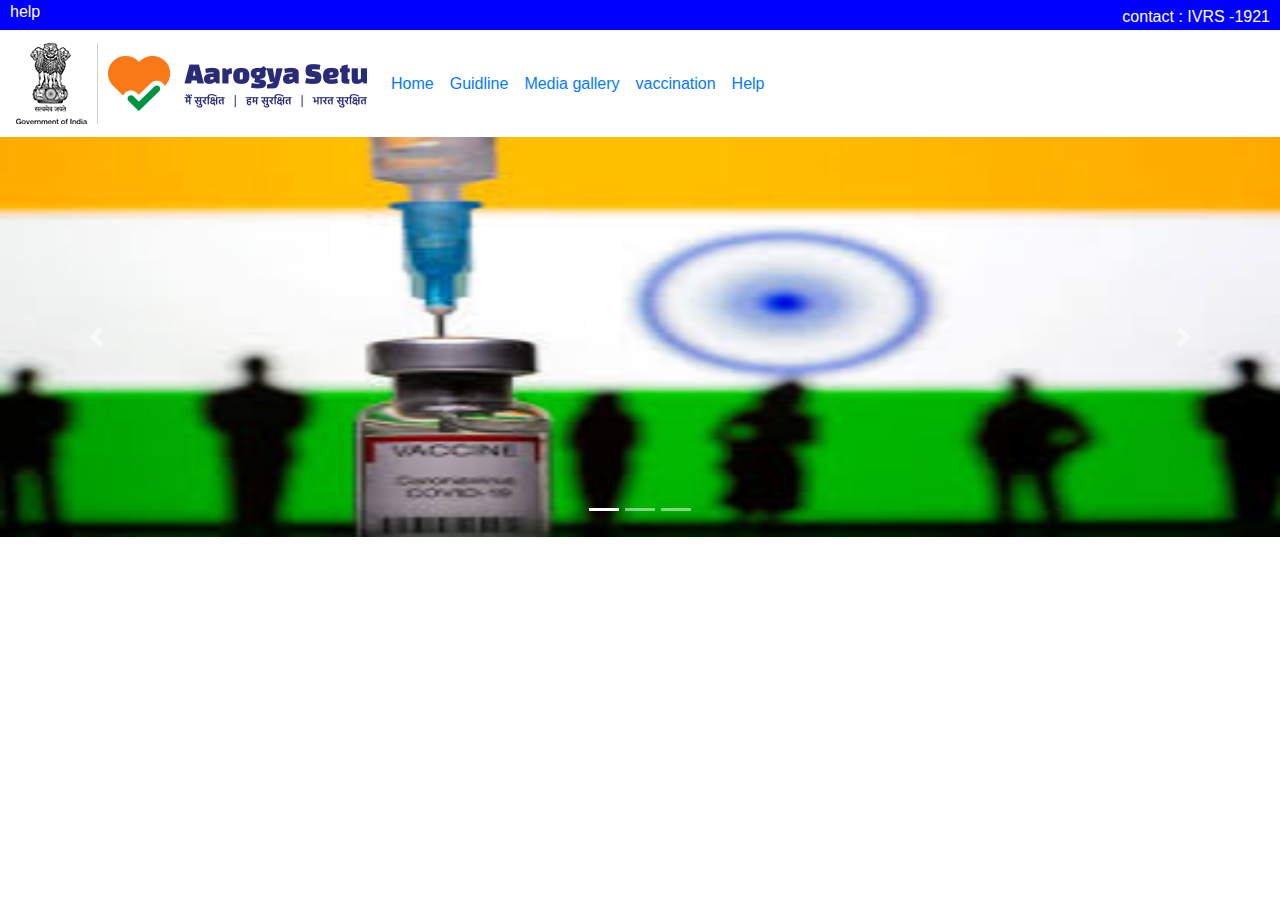
<file: main.html>
<!DOCTYPE html>
<html>

<head>
    <meta charset="utf-8">
    <meta name="viewport" content="width=device-width, initial-scale=1">
    <link rel="stylesheet" href="https://maxcdn.bootstrapcdn.com/bootstrap/4.5.2/css/bootstrap.min.css">
    <script src="https://ajax.googleapis.com/ajax/libs/jquery/3.5.1/jquery.min.js"></script>
    <script src="https://cdnjs.cloudflare.com/ajax/libs/popper.js/1.16.0/umd/popper.min.js"></script>
    <script src="https://maxcdn.bootstrapcdn.com/bootstrap/4.5.2/js/bootstrap.min.js"></script>
    <link rel="stylesheet" href="main.css">
</head>

<body>
    <div class="header">
        <a href="#" style="color: white ; text-decoration: none;">help</a>
        <p>contact : IVRS -1921 <i class="fa fa-phone"></i></p>
    </div>
    <nav class="navbar-expand-md navbar">

        <img class="navbar-brand" href="#" src="logo.png"></img>
        <button class=" navbar-toggler" type="button" data-toggle="collapse" data-target="#collapsibleNavbar"></button>
        <div class="collapse navbar-collapse" id="collapsibleNavbar">
            <ul class="navbar-nav">
                <li class="nav-item">
                    <a class="nav-link" href="#">Home</a>
                </li>
                <li class="nav-item">
                    <a class="nav-link" href="#">Guidline</a>
                </li>
                <li class="nav-item">
                    <a class="nav-link" href="#">Media gallery</a>
                </li>
                <li class="nav-item">
                    <a class="nav-link" href="#">vaccination</a>
                </li>
                <li class="nav-item">
                    <a class="nav-link" href="#">Help</a>
                </li>
            </ul>
        </div>
    </nav>
    <div id="carouselExampleIndicators" class="carousel slide" data-ride="carousel">
        <ol class="carousel-indicators">
            <li data-target="#carouselExampleIndicators" data-slide-to="0" class="active"></li>
            <li data-target="#carouselExampleIndicators" data-slide-to="1"></li>
            <li data-target="#carouselExampleIndicators" data-slide-to="2"></li>
        </ol>
        <div class="carousel-inner">
            <div class="carousel-item active">
                <img class="d-block w-100" src="image3.jpg" alt="First slide">
            </div>
            <div class="carousel-item">
                <img class="d-block w-100" src="image2.jpg" alt="Second slide">
            </div>
            <div class="carousel-item">
                <img class="d-block w-100" src="image1.jpg" alt="Third slide">
            </div>
            <div class="carousel-item">
                <img class="d-block w-100" src="image4.jpg" alt="Third slide">
            </div>
        </div>
        <a class="carousel-control-prev" href="#carouselExampleIndicators" role="button" data-slide="prev">
            <span class="carousel-control-prev-icon" aria-hidden="true"></span>
            <span class="sr-only">Previous</span>
        </a>
        <a class="carousel-control-next" href="#carouselExampleIndicators" role="button" data-slide="next">
            <span class="carousel-control-next-icon" aria-hidden="true"></span>
            <span class="sr-only">Next</span>
        </a>
    </div>
</body>

</html>
</file>
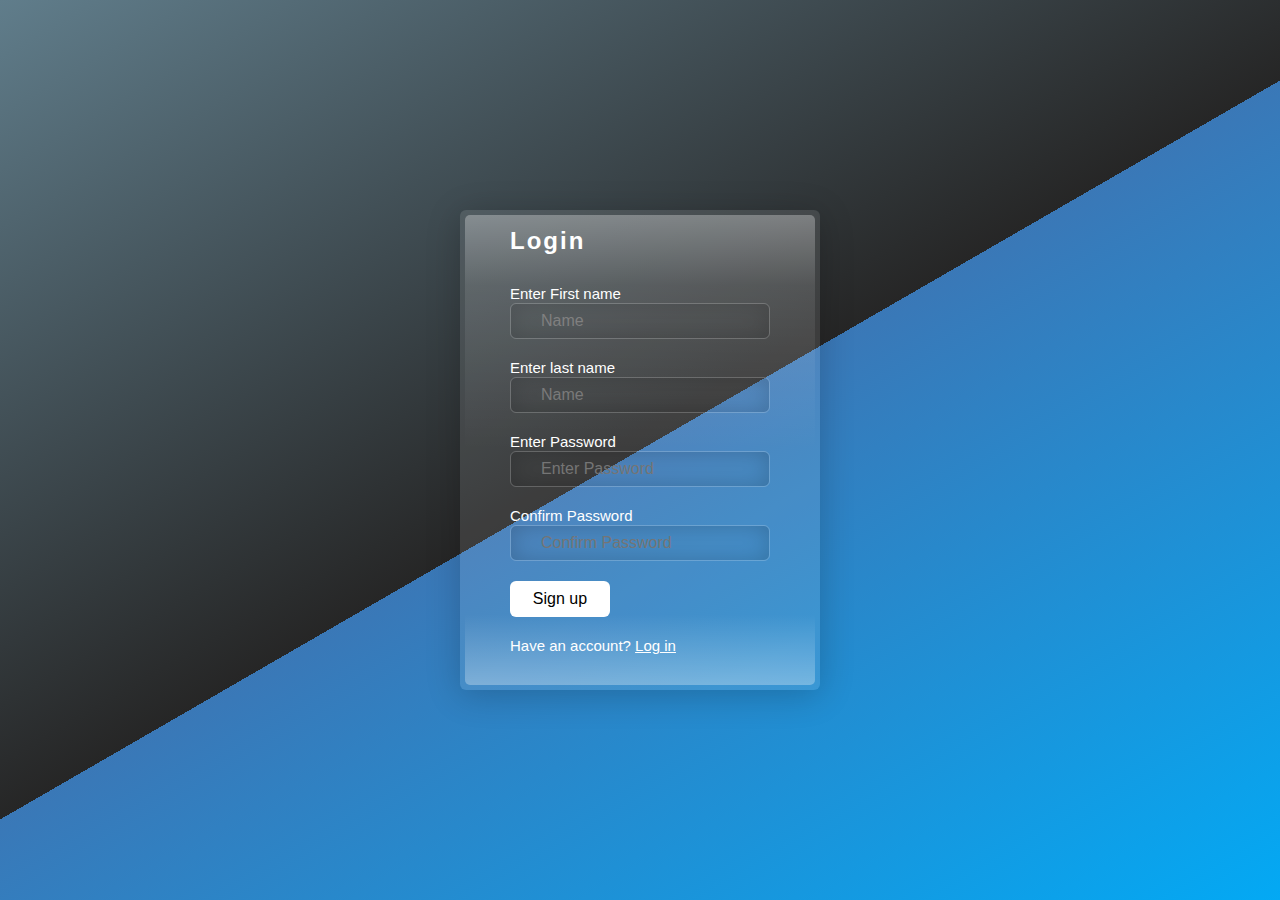
<file: sign.html>
<!DOCTYPE html>
<html lang="en">

<head>
    <meta charset="UTF-8">
    <meta name="viewport" content="width=device-width, initial scale=1.0">
    <title>
        Login Page
    </title>
    <link rel="stylesheet" href="login.css">

</head>

<body>
    <div class="one">
        <div class="box">
            <div class="form">
                <h2>Login</h2>
                <form>
                    <div class="inputBx">
                        <span>Enter First name</span>
                        <input type="text" name="" placeholder="Name" required>
                    </div>
                    <div class="inputBx">
                        <span>Enter last name</span>
                        <input type="text" name="" placeholder="Name" required>
                    </div>
                    <div class="inputBx">
                        <span> Enter Password</span>
                        <input type="password" name="" placeholder="Enter Password" required>
                    </div>
                    <div class="inputBx">
                        <span> Confirm Password</span>
                        <input type="password" name="" placeholder="Confirm Password" required>
                    </div>

                    <div class="inputBx">
                        <input type="submit" value="Sign up" name="">
                    </div>
                    <div class="inputBx">
                        <p>
                            Have an account? <a href="login.html" class="hyplnk">Log in</a>
                        </p>
                    </div>
                </form>

            </div>
        </div>

    </div>
</body></html>
</file>
<file: styles.css>
* {
    scroll-behavior: smooth;
    padding: 0;
    margin: 0;
}

#coronaimg {
    width: 250px;
    height: 250px;
    animation-name: cor;
    animation-duration: 3s;
    animation-iteration-count: infinite;
}

.section {
    height: 50vh;
    margin-top: 10px;
    display: flex;
    align-items: center;
    justify-content: space-evenly;
}

.img {
    width: 40vw;
    display: flex;
    align-items: center;
    justify-content: center;
}

@keyframes cor {
    0% {
        width: 250px;
        height: 250px;
    }
    50% {
        width: 350px;
        height: 350px;
    }
    100% {
        width: 250px;
        height: 250px;
    }
}

.heading {
    padding: 20px;
    width: 60vw;
    display: flex;
    align-items: center;
    justify-content: center;
}

#tagline>h1 {
    font-size: 5rem;
}

.inbetween {
    width: 60px;
    height: 60px;
}

#statshead {
    text-align: center;
    color: chocolate;
}

#drop {
    display: flex;
    justify-content: center;
}

.cont {
    border-radius: 10px;
    box-shadow: 0 4px 8px 0 rgba(0, 0, 0, 0.2), 0 6px 20px 0 rgba(0, 0, 0, 0.19);
    margin: 25px auto;
    display: flex;
    align-items: center;
    justify-content: space-evenly;
    width: 95vw;
    padding: 25px;
}

.total {
    color: red;
    display: flex;
    align-items: center;
    justify-content: space-evenly;
    box-shadow: 0 4px 8px 0 rgba(0, 0, 0, 0.2), 0 6px 20px 0 rgba(0, 0, 0, 0.19);
    border-radius: 10px;
    height: 15vh;
    border-left: 5px solid red;
    width: 20vw;
}

.deaths {
    box-shadow: 0 4px 8px 0 rgba(0, 0, 0, 0.2), 0 6px 20px 0 rgba(0, 0, 0, 0.19);
    border-radius: 10px;
    height: 15vh;
    border-left: 5px solid #5b5c69;
    width: 20vw;
    color: #5b5c69;
    display: flex;
    align-items: center;
    justify-content: space-evenly;
}

.recovered {
    color: teal;
    display: flex;
    align-items: center;
    justify-content: space-evenly;
    box-shadow: 0 4px 8px 0 rgba(0, 0, 0, 0.2), 0 6px 20px 0 rgba(0, 0, 0, 0.19);
    border-radius: 10px;
    height: 15vh;
    border-left: 5px solid teal;
    width: 20vw;
}

.newcases {
    color: orange;
    display: flex;
    align-items: center;
    justify-content: space-evenly;
    box-shadow: 0 4px 8px 0 rgba(0, 0, 0, 0.2), 0 6px 20px 0 rgba(0, 0, 0, 0.19);
    border-radius: 10px;
    height: 15vh;
    border-left: 5px solid orange;
    width: 20vw;
}

.deathhead {
    display: flex;
    flex-direction: row;
    align-items: center;
}

.statename {
    width: 95vw;
    margin: auto;
    margin-left: 10px;
    display: flex;
    align-items: center;
    padding: 0px 20px;
    border-left: 5px solid black;
    border-radius: 100px;
    color: #5b5c69;
}

#ind {
    margin: 20px;
}

#back-to-home {
    width: 50px;
    height: 50px;
    border-radius: 50px;
    border: none;
    color: white;
    background-color: rgb(37, 37, 37);
    position: fixed;
    bottom: 10px;
    right: 10px;
}

.title ul {
    list-style-type: none;
    margin-top: 50px;
    display: flex;
    margin-left: 90px;
    margin-bottom: 0;
}

.title ul li {
    padding-right: 30px;
    margin-bottom: 10px;
}

.red {
    color: red;
}

.orange {
    color: orange;
}

.teal {
    color: teal;
}

.gray {
    color: #5b5c69;
}

.grave {
    width: 50px;
    height: 50px;
}

h1 {
    font-size: 1.7rem;
    color: black;
    font-family: cursive;
}
</file>
<file: media.css>
@media screen and (max-width: 1137px) {
    .section{
      flex-direction: column;
      height: auto;
    }
    @keyframes cor {
    0%{
      width: 150px;
    height: 150px;
    }
    50%{
      width: 200px;
    height: 200px;
    }
    100%{
      width: 150px;
    height: 150px;
    }
  }
  .img{
    width: 100vw;
    height: 250px;
  }
  .heading{
    width: 100vw;
  }
  #tagline>h1{
    font-size: 2rem;
    text-align: center;
  }
  .inbetween{
    width: 30px;
    height: 30px;
  }
  }
  @media screen and (max-width: 1137px) {
    .cont{
        flex-direction: column;
        height: 80vh;
    }
    .newcases{
        width: 90vw;
    }
    .deaths{
        width: 90vw;
    }
    .recovered{
        width: 90vw;
    }
    .total{
        width: 90vw;
    }
    .statename{
        width: 90vw;
        padding: 0px 20px;
        border-left: 5px solid #5b5c69;
        color: #5b5c69;
      }
      .statename > h1{
          font-size:1.8rem;
      }
      .center {
        width: 40%;
      }
}
@media screen and (max-width: 1137px) {
  form{
    width: 95vw;
  }
  input{
    width: 90vw;
  }
  .btn-dark{
    align-self: center;
  }
}
</file>
<file: main.css>
.carousel-inner img {
    width: 100%;
    height: 400px;
}

.header {
    background-color: blue;
    color: white;
    width: 100%;
    height: 30px;
    justify-content: space-between;

    z-index: 999;
}

.header p {
    padding: 5px 10px;
    float: right;
}

.header a {
    padding: 5px 10px;
}

.navbar {
    background-color: white;
    color: black;
    justify-content: space-between;
}

.navbar {
    color: black;
    text-decoration: none;
}

.navbar button {
    color: black;
    background-color: gray;
}

@media (max-width:760px) {
    .navbar {
        background-color: darkslategrey;
        color: white;
    }

    .navbar li a {
        color: white;
        text-decoration: none;
    }
}

.navbar ul {
    float: left;

}
</file>
<file: login.css>
* {
    margin: 0;
    padding: 0;
    box-sizing: border-box;
    font-family: 'Poppins', sans-serif;
}

.one {
    display: flex;
    justify-content: center;
    align-items: center;
    min-height: 100vh;
    background: linear-gradient(-30deg, #03a9f4 0%, #3a78b7 50%, #262626 50%, #607d8b 100%);
    animation: animate 10s infinite;
}

@keyframes animate {
    0% {
        filter: hue-rotate(0deg);
    }

    100% {
        filter: hue-rotate(360deg);
    }
}

.box {
    position: relative;
    padding: 50px;
    width: 360px;
    height: 480px;
    display: flex;
    justify-content: center;
    align-items: center;
    background: rgba(255, 255, 255, 0.1);
    border-radius: 6px;
    box-shadow: 0 5px 35px rgba(0, 0, 0, 0.2);

}

.box::after {
    content: '';
    position: absolute;
    top: 5px;
    left: 5px;
    right: 5px;
    bottom: 5px;
    border-radius: 5px;
    pointer-events: none;
    background: linear-gradient(to bottom, rgba(255, 255, 255, 0.3) 0%, rgba(255, 255, 255, 0.1) 15%, transparent 50%, transparent 85%, rgba(255, 255, 255, 0.3) 100%);
}

.box .form {
    position: relative;
    width: 100%;
}

.box .form h2 {
    color: white;
    font-weight: 600;
    letter-spacing: 2px;
    margin-bottom: 30px;
}

.box .form .inputBx {
    position: relative;
    width: 100%;
    margin-bottom: 20px;
}

.box .form .inputBx span {
    color: white;
    font-weight: 300;
    font-size: 15px;
    margin-top: 5px;
}

.box .form .inputBx input {
    width: 100%;
    outline: none;
    border: 1px solid rgba(255, 255, 255, 0.2);
    background: transparent;
    padding: 8px 10px;
    padding-left: 30px;
    border-radius: 6px;
    color: white;
    font-size: 16px;
    font-weight: 400;
    box-shadow: inset 0 0 25px rgba(0, 0, 0, 0.2);
}

.box .form .inputBx::placeholder {
    color: white;
}


.box .form .inputBx input[type="submit"] {
    background: white;
    color: black;
    max-width: 100px;
    padding: 8px 10px;
    box-shadow: inset 0 0 25px rgba(0, 0, 0, 0.2);
    box-shadow: none;
    cursor: pointer;
}

.box .form .inputBx img {
    position: absolute;
    top: 8px;
    left: 10px;
    transform: invert(1);
}

.remember {
    position: relative;
    display: inline-block;
    color: white;
    font-weight: 300;
    margin-bottom: 10px;
    cursor: pointer;

}

.form p {
    color: white;
    font-weight: 300;
    font-size: 15px;
    margin-top: 5px;
}

.form a {
    color: white;
}
</file>
